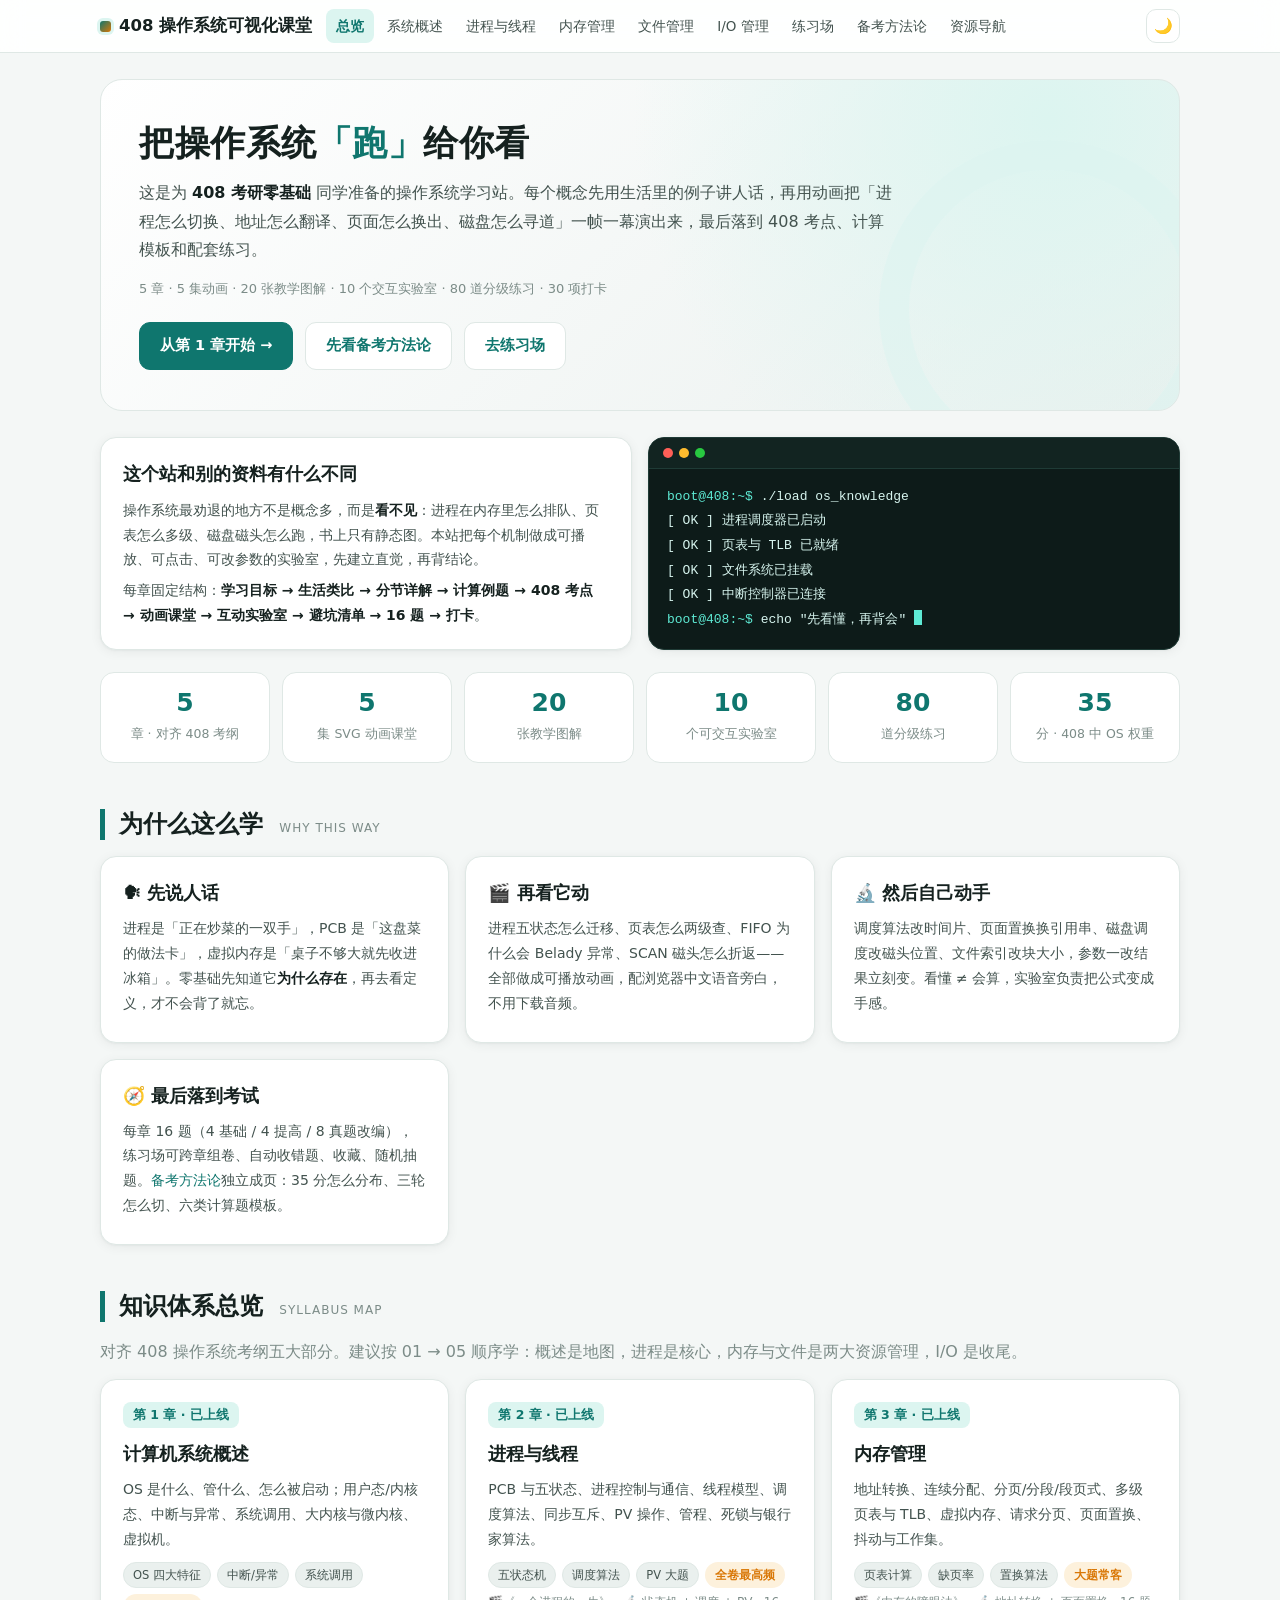
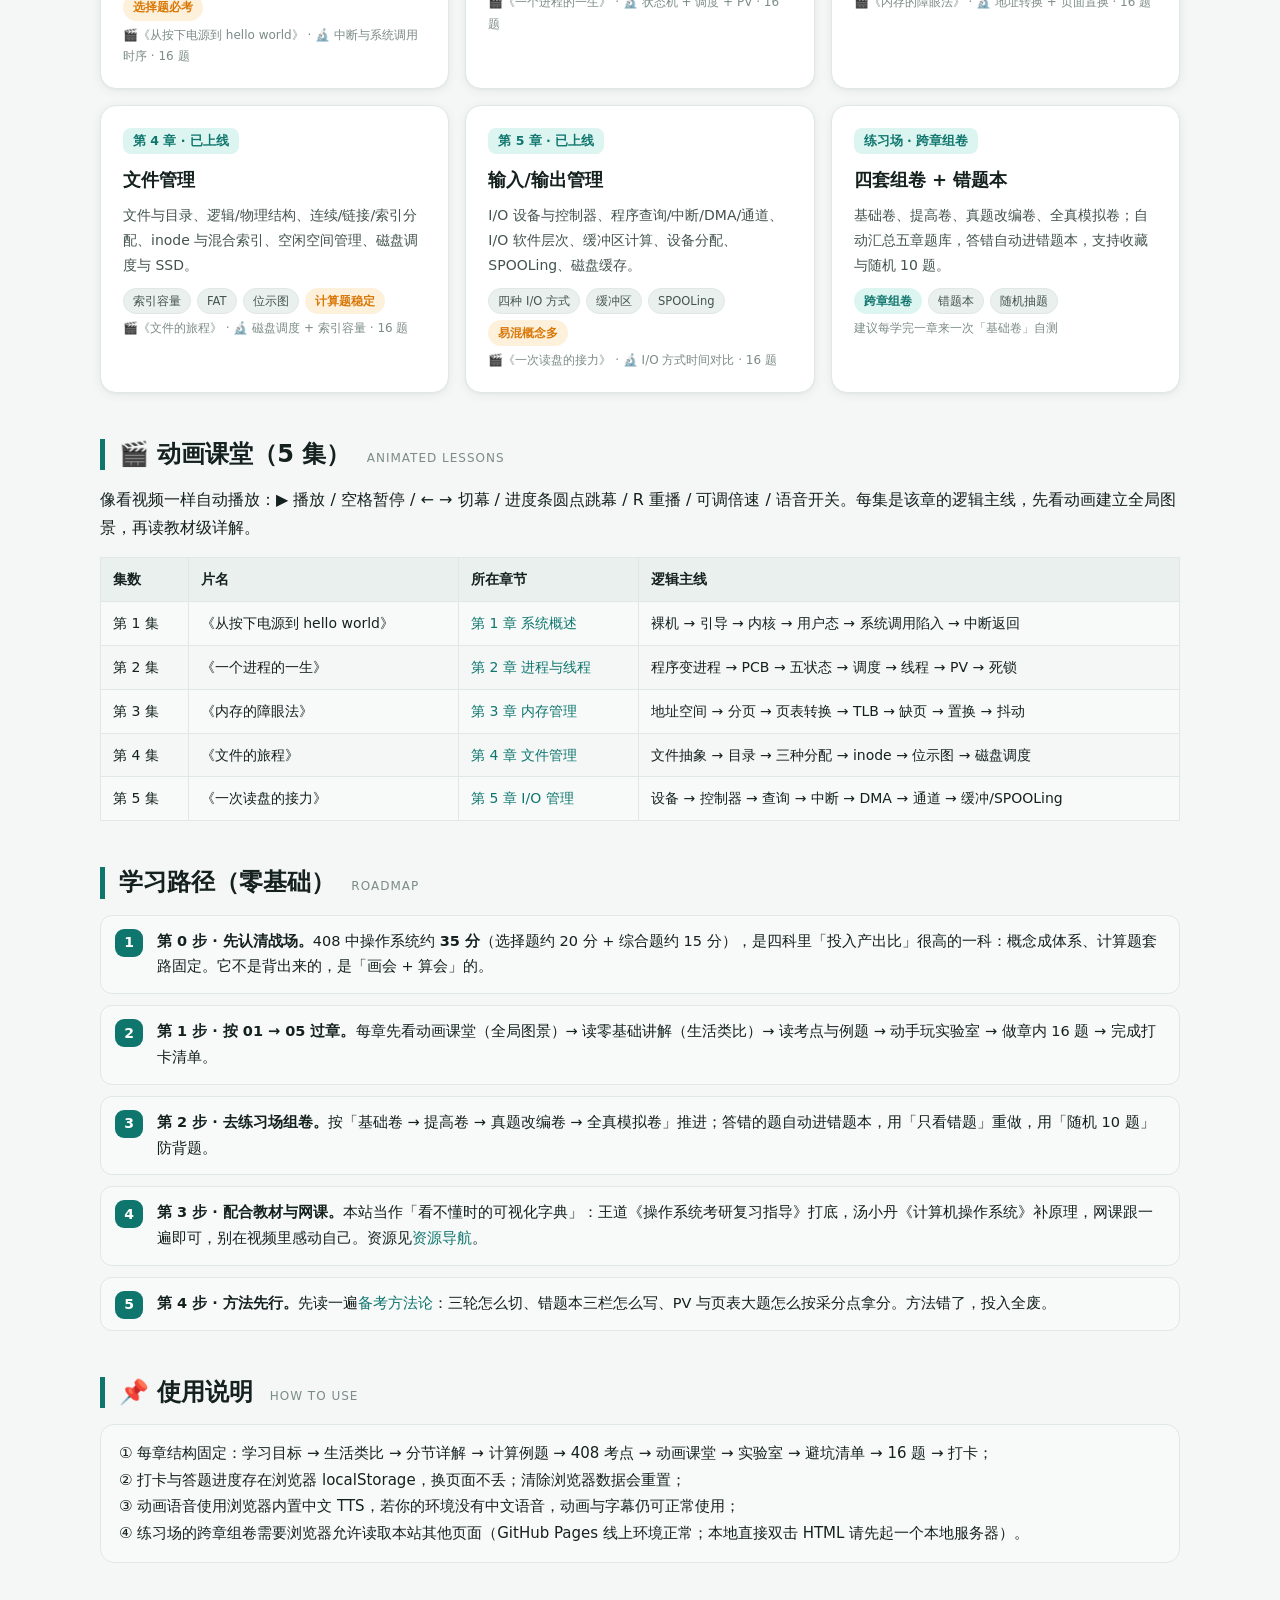
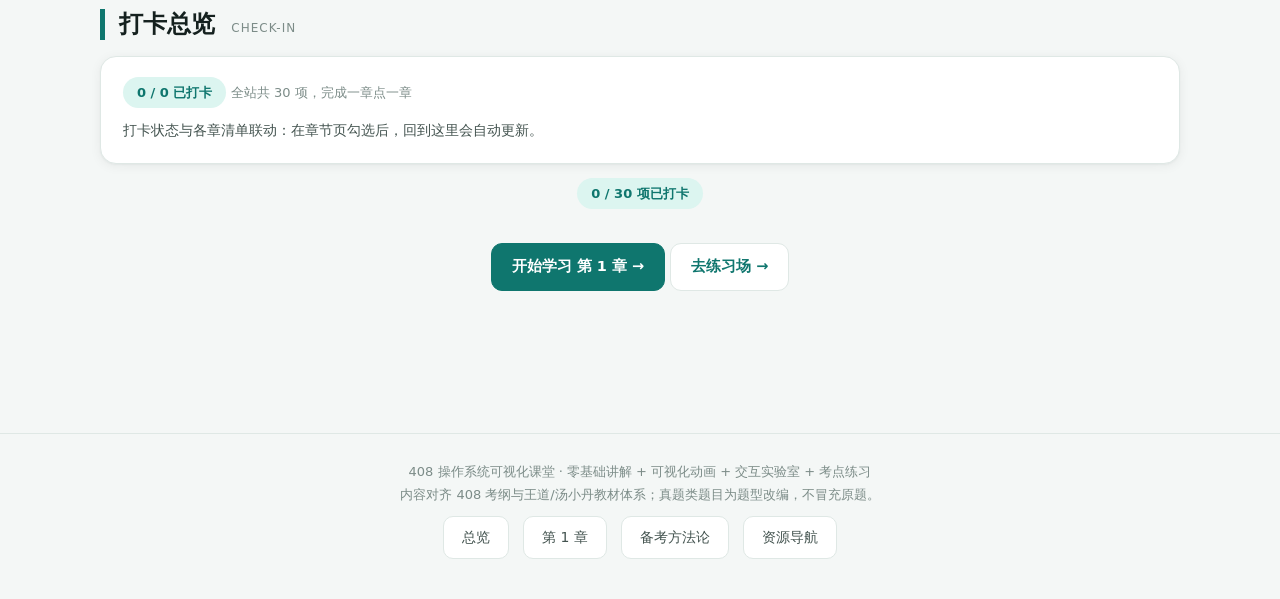
<file: index.html>
<!DOCTYPE html>
<html lang="zh-CN" data-theme="light">
<head>
<meta charset="UTF-8">
<meta name="viewport" content="width=device-width, initial-scale=1.0">
<title>408 操作系统可视化课堂 · 零基础到考点</title>
<meta name="description" content="408 考研操作系统零基础学习站：生活类比讲人话、SVG 动画课堂、交互实验室、80 题分级练习、备考方法论。">
<link rel="stylesheet" href="assets/style.css">
</head>
<body>
<nav class="topbar"><div class="topbar-inner">
  <a class="logo" href="index.html"><span class="dot"></span>408 操作系统可视化课堂</a>
  <div class="nav-links">
    <a href="index.html">总览</a><a href="ch01.html">系统概述</a><a href="ch02.html">进程与线程</a><a href="ch03.html">内存管理</a><a href="ch04.html">文件管理</a><a href="ch05.html">I/O 管理</a><a href="practice.html">练习场</a><a href="method.html">备考方法论</a><a href="resources.html">资源导航</a>
  </div>
  <button class="theme-btn" title="切换明暗主题">🌙</button>
</div></nav>

<div class="wrap">
  <div class="hero">
    <h1>把操作系统<span class="em">「跑」</span>给你看</h1>
    <p>这是为 <b>408 考研零基础</b> 同学准备的操作系统学习站。每个概念先用生活里的例子讲人话，再用动画把「进程怎么切换、地址怎么翻译、页面怎么换出、磁盘怎么寻道」一帧一幕演出来，最后落到 408 考点、计算模板和配套练习。</p>
    <p class="tagline">5 章 · 5 集动画 · 20 张教学图解 · 10 个交互实验室 · 80 道分级练习 · 30 项打卡</p>
    <div class="hero-actions">
      <a class="btn" href="ch01.html">从第 1 章开始 →</a>
      <a class="btn ghost" href="method.html">先看备考方法论</a>
      <a class="btn ghost" href="practice.html">去练习场</a>
    </div>
  </div>

  <div class="grid cols-2" style="margin-top:20px">
    <div class="card">
      <h3 style="margin-bottom:8px">这个站和别的资料有什么不同</h3>
      <p>操作系统最劝退的地方不是概念多，而是<b>看不见</b>：进程在内存里怎么排队、页表怎么多级、磁盘磁头怎么跑，书上只有静态图。本站把每个机制做成可播放、可点击、可改参数的实验室，先建立直觉，再背结论。</p>
      <p style="margin-bottom:0">每章固定结构：<b>学习目标 → 生活类比 → 分节详解 → 计算例题 → 408 考点 → 动画课堂 → 互动实验室 → 避坑清单 → 16 题 → 打卡</b>。</p>
    </div>
    <div class="term">
      <div class="term-bar"><i></i><i></i><i></i></div>
      <div class="term-body">
        <div><span class="prompt">boot@408:~$</span> ./load os_knowledge</div>
        <div>[ OK ] 进程调度器已启动</div>
        <div>[ OK ] 页表与 TLB 已就绪</div>
        <div>[ OK ] 文件系统已挂载</div>
        <div>[ OK ] 中断控制器已连接</div>
        <div><span class="prompt">boot@408:~$</span> echo "先看懂，再背会" <span class="caret"></span></div>
      </div>
    </div>
  </div>

  <div class="stat-row">
    <div class="stat"><b>5</b><span>章 · 对齐 408 考纲</span></div>
    <div class="stat"><b>5</b><span>集 SVG 动画课堂</span></div>
    <div class="stat"><b>20</b><span>张教学图解</span></div>
    <div class="stat"><b>10</b><span>个可交互实验室</span></div>
    <div class="stat"><b>80</b><span>道分级练习</span></div>
    <div class="stat"><b>35</b><span>分 · 408 中 OS 权重</span></div>
  </div>

  <h2 class="sec">为什么这么学 <span class="en">WHY THIS WAY</span></h2>
  <div class="grid cols-2">
    <div class="card">
      <h3>🗣 先说人话</h3>
      <p>进程是「正在炒菜的一双手」，PCB 是「这盘菜的做法卡」，虚拟内存是「桌子不够大就先收进冰箱」。零基础先知道它<b>为什么存在</b>，再去看定义，才不会背了就忘。</p>
    </div>
    <div class="card">
      <h3>🎬 再看它动</h3>
      <p>进程五状态怎么迁移、页表怎么两级查、FIFO 为什么会 Belady 异常、SCAN 磁头怎么折返——全部做成可播放动画，配浏览器中文语音旁白，不用下载音频。</p>
    </div>
    <div class="card">
      <h3>🔬 然后自己动手</h3>
      <p>调度算法改时间片、页面置换换引用串、磁盘调度改磁头位置、文件索引改块大小，参数一改结果立刻变。看懂 ≠ 会算，实验室负责把公式变成手感。</p>
    </div>
    <div class="card">
      <h3>🧭 最后落到考试</h3>
      <p>每章 16 题（4 基础 / 4 提高 / 8 真题改编），练习场可跨章组卷、自动收错题、收藏、随机抽题。<a href="method.html">备考方法论</a>独立成页：35 分怎么分布、三轮怎么切、六类计算题模板。</p>
    </div>
  </div>

  <h2 class="sec">知识体系总览 <span class="en">SYLLABUS MAP</span></h2>
  <p class="muted">对齐 408 操作系统考纲五大部分。建议按 01 → 05 顺序学：概述是地图，进程是核心，内存与文件是两大资源管理，I/O 是收尾。</p>

  <div class="grid cols-2">
    <a class="card clickable" href="ch01.html">
      <span class="ch-num">第 1 章 · 已上线</span>
      <h3>计算机系统概述</h3>
      <p>OS 是什么、管什么、怎么被启动；用户态/内核态、中断与异常、系统调用、大内核与微内核、虚拟机。</p>
      <div class="chips"><span class="chip">OS 四大特征</span><span class="chip">中断/异常</span><span class="chip">系统调用</span><span class="chip hot">选择题必考</span></div>
      <div class="ch-wave">🎬《从按下电源到 hello world》 · 🔬 中断与系统调用时序 · 16 题</div>
    </a>
    <a class="card clickable" href="ch02.html">
      <span class="ch-num">第 2 章 · 已上线</span>
      <h3>进程与线程</h3>
      <p>PCB 与五状态、进程控制与通信、线程模型、调度算法、同步互斥、PV 操作、管程、死锁与银行家算法。</p>
      <div class="chips"><span class="chip">五状态机</span><span class="chip">调度算法</span><span class="chip">PV 大题</span><span class="chip hot">全卷最高频</span></div>
      <div class="ch-wave">🎬《一个进程的一生》 · 🔬 状态机 + 调度 + PV · 16 题</div>
    </a>
    <a class="card clickable" href="ch03.html">
      <span class="ch-num">第 3 章 · 已上线</span>
      <h3>内存管理</h3>
      <p>地址转换、连续分配、分页/分段/段页式、多级页表与 TLB、虚拟内存、请求分页、页面置换、抖动与工作集。</p>
      <div class="chips"><span class="chip">页表计算</span><span class="chip">缺页率</span><span class="chip">置换算法</span><span class="chip hot">大题常客</span></div>
      <div class="ch-wave">🎬《内存的障眼法》 · 🔬 地址转换 + 页面置换 · 16 题</div>
    </a>
    <a class="card clickable" href="ch04.html">
      <span class="ch-num">第 4 章 · 已上线</span>
      <h3>文件管理</h3>
      <p>文件与目录、逻辑/物理结构、连续/链接/索引分配、inode 与混合索引、空闲空间管理、磁盘调度与 SSD。</p>
      <div class="chips"><span class="chip">索引容量</span><span class="chip">FAT</span><span class="chip">位示图</span><span class="chip hot">计算题稳定</span></div>
      <div class="ch-wave">🎬《文件的旅程》 · 🔬 磁盘调度 + 索引容量 · 16 题</div>
    </a>
    <a class="card clickable" href="ch05.html">
      <span class="ch-num">第 5 章 · 已上线</span>
      <h3>输入/输出管理</h3>
      <p>I/O 设备与控制器、程序查询/中断/DMA/通道、I/O 软件层次、缓冲区计算、设备分配、SPOOLing、磁盘缓存。</p>
      <div class="chips"><span class="chip">四种 I/O 方式</span><span class="chip">缓冲区</span><span class="chip">SPOOLing</span><span class="chip hot">易混概念多</span></div>
      <div class="ch-wave">🎬《一次读盘的接力》 · 🔬 I/O 方式时间对比 · 16 题</div>
    </a>
    <a class="card clickable" href="practice.html">
      <span class="ch-num">练习场 · 跨章组卷</span>
      <h3>四套组卷 + 错题本</h3>
      <p>基础卷、提高卷、真题改编卷、全真模拟卷；自动汇总五章题库，答错自动进错题本，支持收藏与随机 10 题。</p>
      <div class="chips"><span class="chip new">跨章组卷</span><span class="chip">错题本</span><span class="chip">随机抽题</span></div>
      <div class="ch-wave">建议每学完一章来一次「基础卷」自测</div>
    </a>
  </div>

  <h2 class="sec">🎬 动画课堂（5 集） <span class="en">ANIMATED LESSONS</span></h2>
  <p>像看视频一样自动播放：▶ 播放 / 空格暂停 / ← → 切幕 / 进度条圆点跳幕 / R 重播 / 可调倍速 / 语音开关。每集是该章的逻辑主线，先看动画建立全局图景，再读教材级详解。</p>
  <div class="tbl-wrap">
    <table class="tbl">
      <tr><th>集数</th><th>片名</th><th>所在章节</th><th>逻辑主线</th></tr>
      <tr><td>第 1 集</td><td>《从按下电源到 hello world》</td><td><a href="ch01.html#lesson">第 1 章 系统概述</a></td><td>裸机 → 引导 → 内核 → 用户态 → 系统调用陷入 → 中断返回</td></tr>
      <tr><td>第 2 集</td><td>《一个进程的一生》</td><td><a href="ch02.html#lesson">第 2 章 进程与线程</a></td><td>程序变进程 → PCB → 五状态 → 调度 → 线程 → PV → 死锁</td></tr>
      <tr><td>第 3 集</td><td>《内存的障眼法》</td><td><a href="ch03.html#lesson">第 3 章 内存管理</a></td><td>地址空间 → 分页 → 页表转换 → TLB → 缺页 → 置换 → 抖动</td></tr>
      <tr><td>第 4 集</td><td>《文件的旅程》</td><td><a href="ch04.html#lesson">第 4 章 文件管理</a></td><td>文件抽象 → 目录 → 三种分配 → inode → 位示图 → 磁盘调度</td></tr>
      <tr><td>第 5 集</td><td>《一次读盘的接力》</td><td><a href="ch05.html#lesson">第 5 章 I/O 管理</a></td><td>设备 → 控制器 → 查询 → 中断 → DMA → 通道 → 缓冲/SPOOLing</td></tr>
    </table>
  </div>

  <h2 class="sec">学习路径（零基础） <span class="en">ROADMAP</span></h2>
  <div class="steps">
    <div class="step"><b>第 0 步 · 先认清战场。</b>408 中操作系统约 <b>35 分</b>（选择题约 20 分 + 综合题约 15 分），是四科里「投入产出比」很高的一科：概念成体系、计算题套路固定。它不是背出来的，是「画会 + 算会」的。</div>
    <div class="step"><b>第 1 步 · 按 01 → 05 过章。</b>每章先看动画课堂（全局图景）→ 读零基础讲解（生活类比）→ 读考点与例题 → 动手玩实验室 → 做章内 16 题 → 完成打卡清单。</div>
    <div class="step"><b>第 2 步 · 去练习场组卷。</b>按「基础卷 → 提高卷 → 真题改编卷 → 全真模拟卷」推进；答错的题自动进错题本，用「只看错题」重做，用「随机 10 题」防背题。</div>
    <div class="step"><b>第 3 步 · 配合教材与网课。</b>本站当作「看不懂时的可视化字典」：王道《操作系统考研复习指导》打底，汤小丹《计算机操作系统》补原理，网课跟一遍即可，别在视频里感动自己。资源见<a href="resources.html">资源导航</a>。</div>
    <div class="step"><b>第 4 步 · 方法先行。</b>先读一遍<a href="method.html">备考方法论</a>：三轮怎么切、错题本三栏怎么写、PV 与页表大题怎么按采分点拿分。方法错了，投入全废。</div>
  </div>

  <h2 class="sec">📌 使用说明 <span class="en">HOW TO USE</span></h2>
  <div class="callout">
    ① 每章结构固定：学习目标 → 生活类比 → 分节详解 → 计算例题 → 408 考点 → 动画课堂 → 实验室 → 避坑清单 → 16 题 → 打卡；<br>
    ② 打卡与答题进度存在浏览器 localStorage，换页面不丢；清除浏览器数据会重置；<br>
    ③ 动画语音使用浏览器内置中文 TTS，若你的环境没有中文语音，动画与字幕仍可正常使用；<br>
    ④ 练习场的跨章组卷需要浏览器允许读取本站其他页面（GitHub Pages 线上环境正常；本地直接双击 HTML 请先起一个本地服务器）。
  </div>

  <h2 class="sec">打卡总览 <span class="en">CHECK-IN</span></h2>
  <div class="card" data-ck-scope>
    <p style="margin-bottom:10px"><span class="progress-pill">0 / 0 已打卡</span> <span class="muted small">全站共 30 项，完成一章点一章</span></p>
    <p class="muted small" style="margin:0">打卡状态与各章清单联动：在章节页勾选后，回到这里会自动更新。</p>
  </div>
  <p class="center" style="margin-top:14px"><span class="progress-pill" data-ck-total="30">0 / 30 项已打卡</span></p>

  <p class="center" style="margin-top:34px">
    <a class="btn" href="ch01.html">开始学习 第 1 章 →</a>
    <a class="btn ghost" href="practice.html">去练习场 →</a>
  </p>
</div>

<footer>
  408 操作系统可视化课堂 · 零基础讲解 + 可视化动画 + 交互实验室 + 考点练习<br>
  <span class="small">内容对齐 408 考纲与王道/汤小丹教材体系；真题类题目为题型改编，不冒充原题。</span>
  <div class="pagers"><a href="index.html">总览</a><a href="ch01.html">第 1 章</a><a href="method.html">备考方法论</a><a href="resources.html">资源导航</a></div>
</footer>

<script src="assets/app.js"></script>
</body>
</html>
</file>
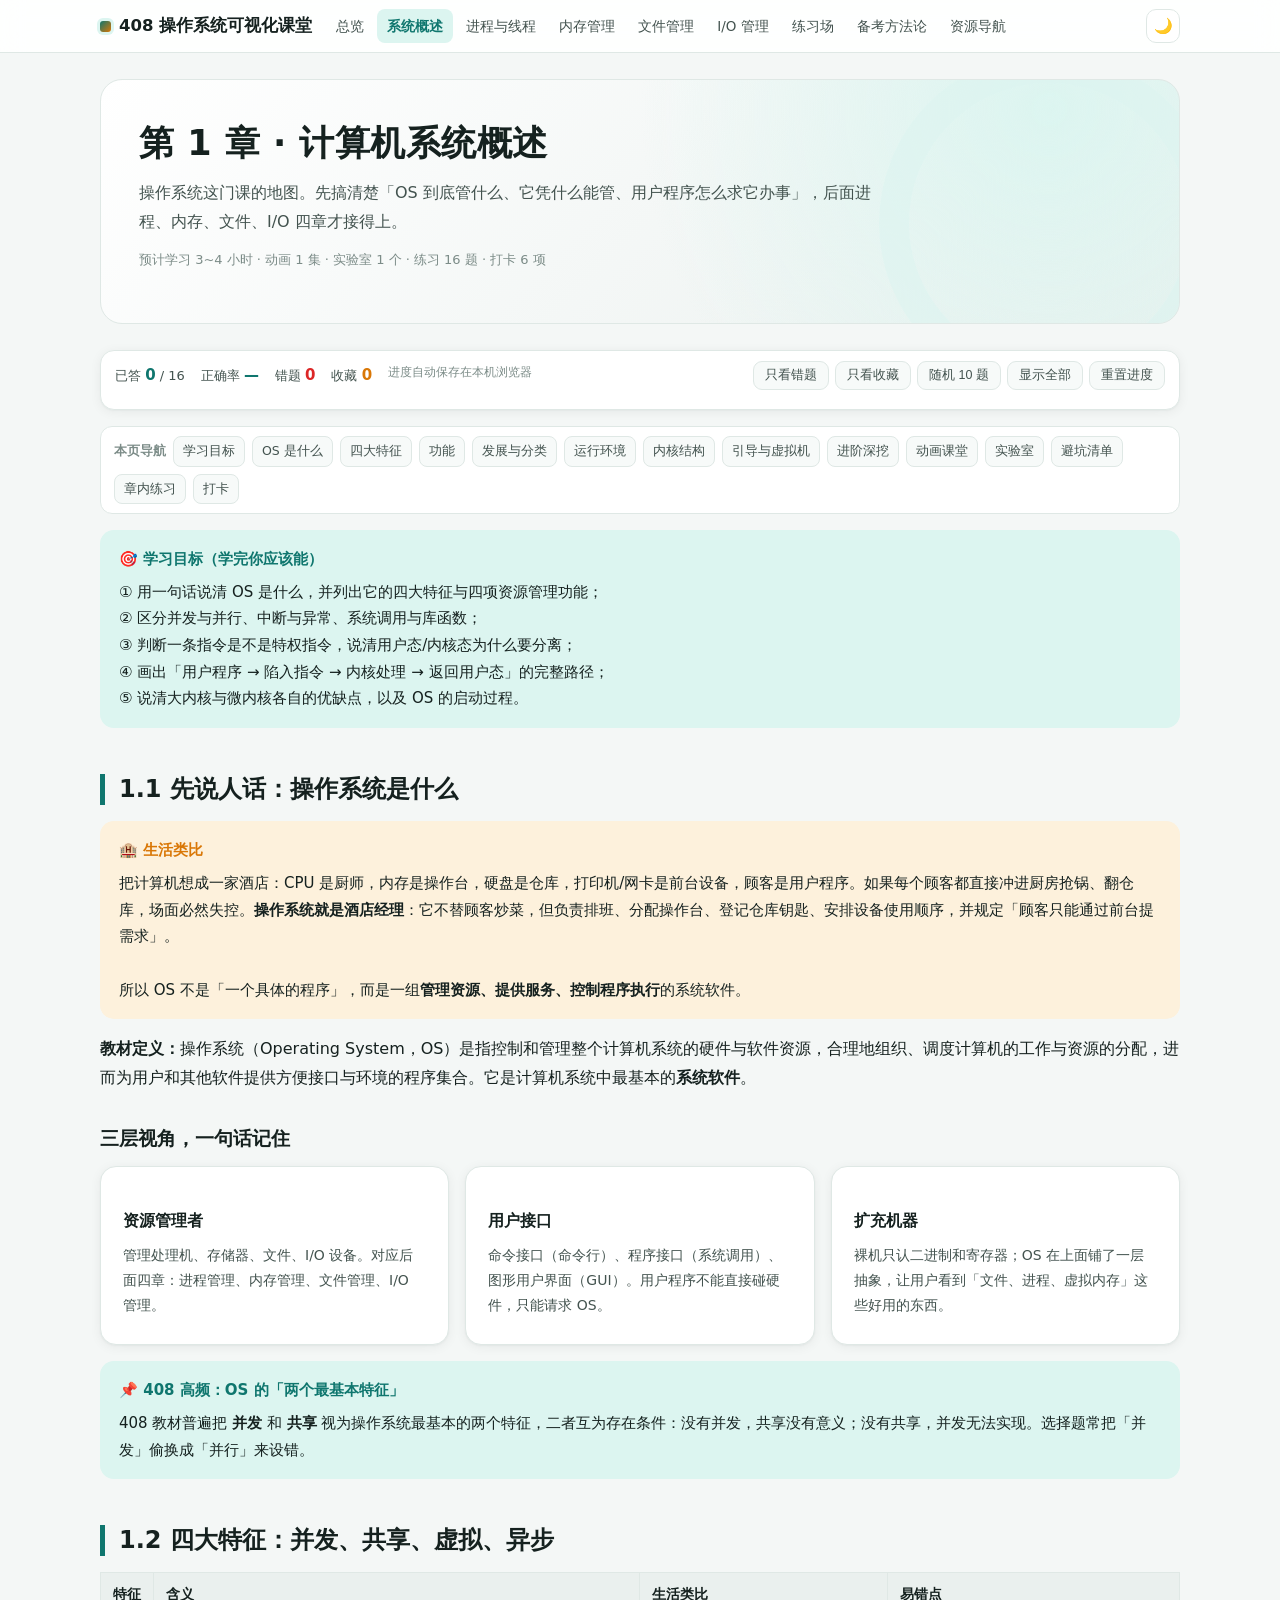
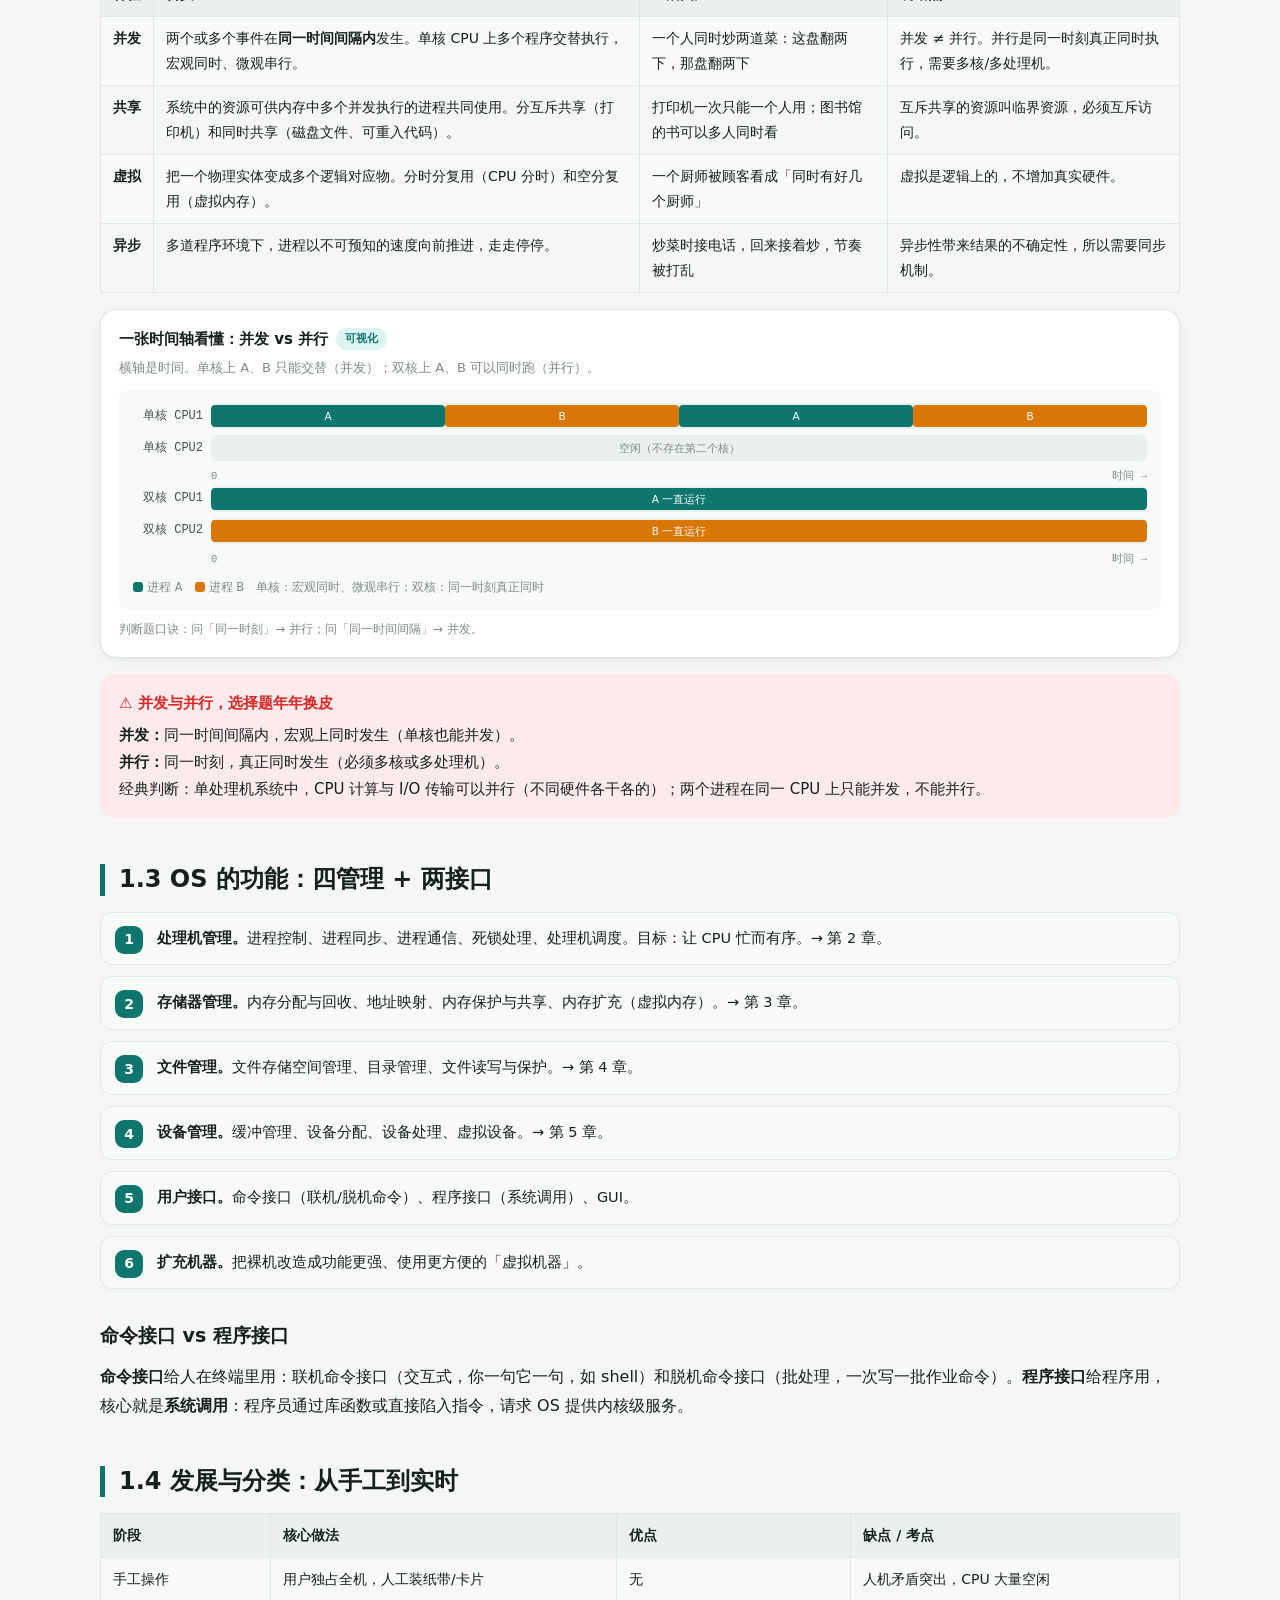
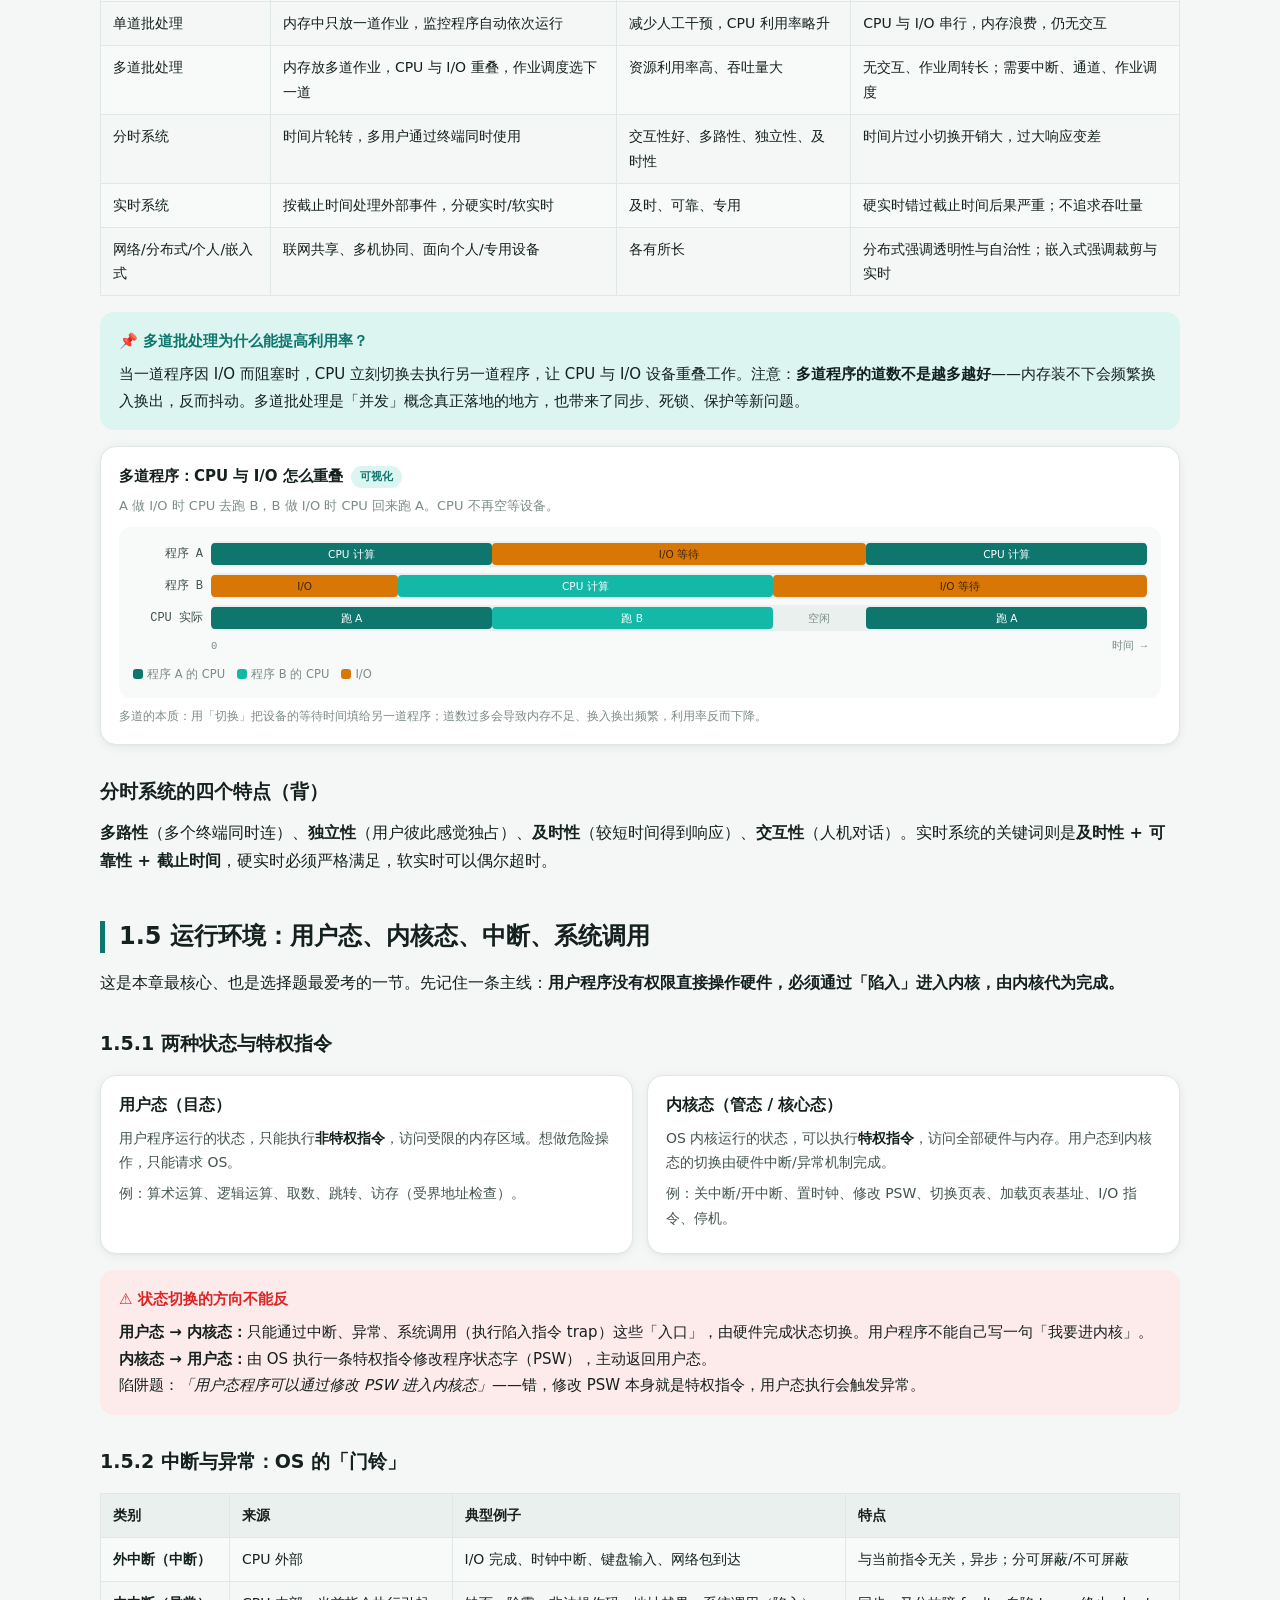
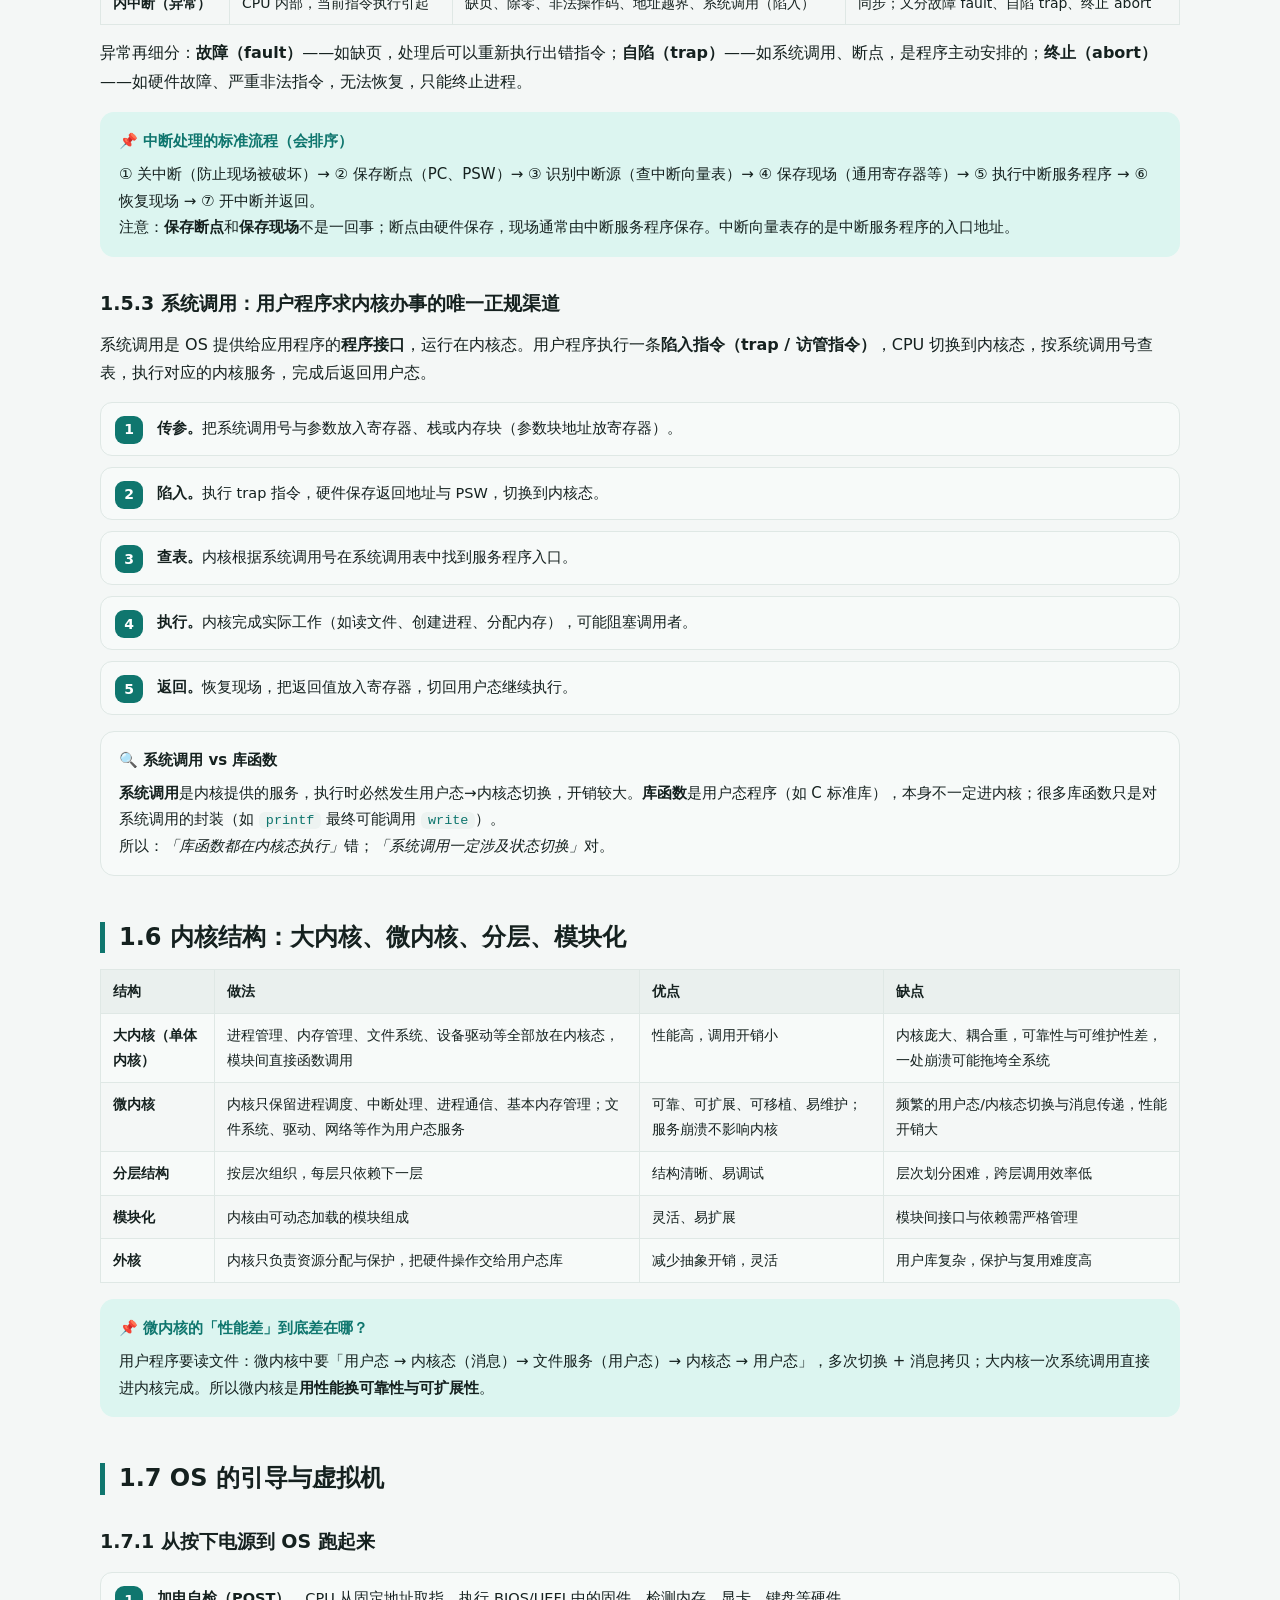
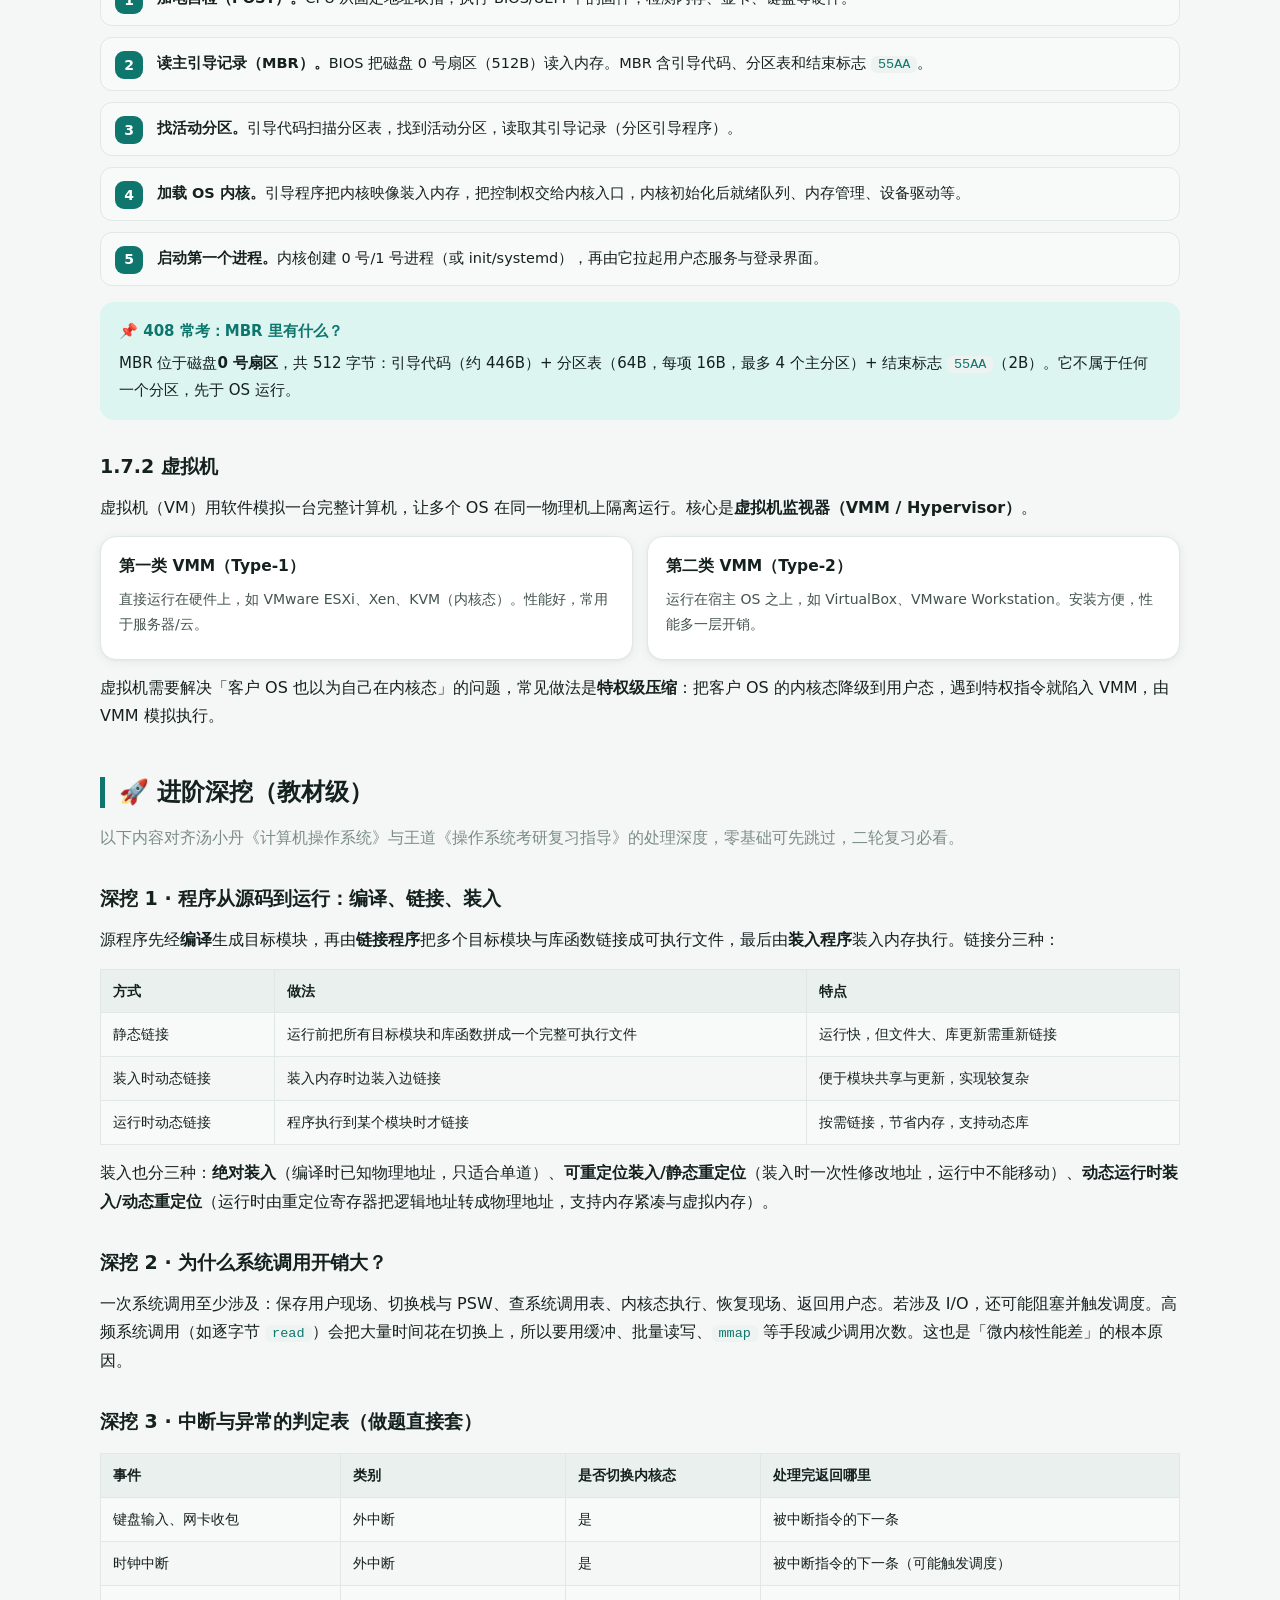
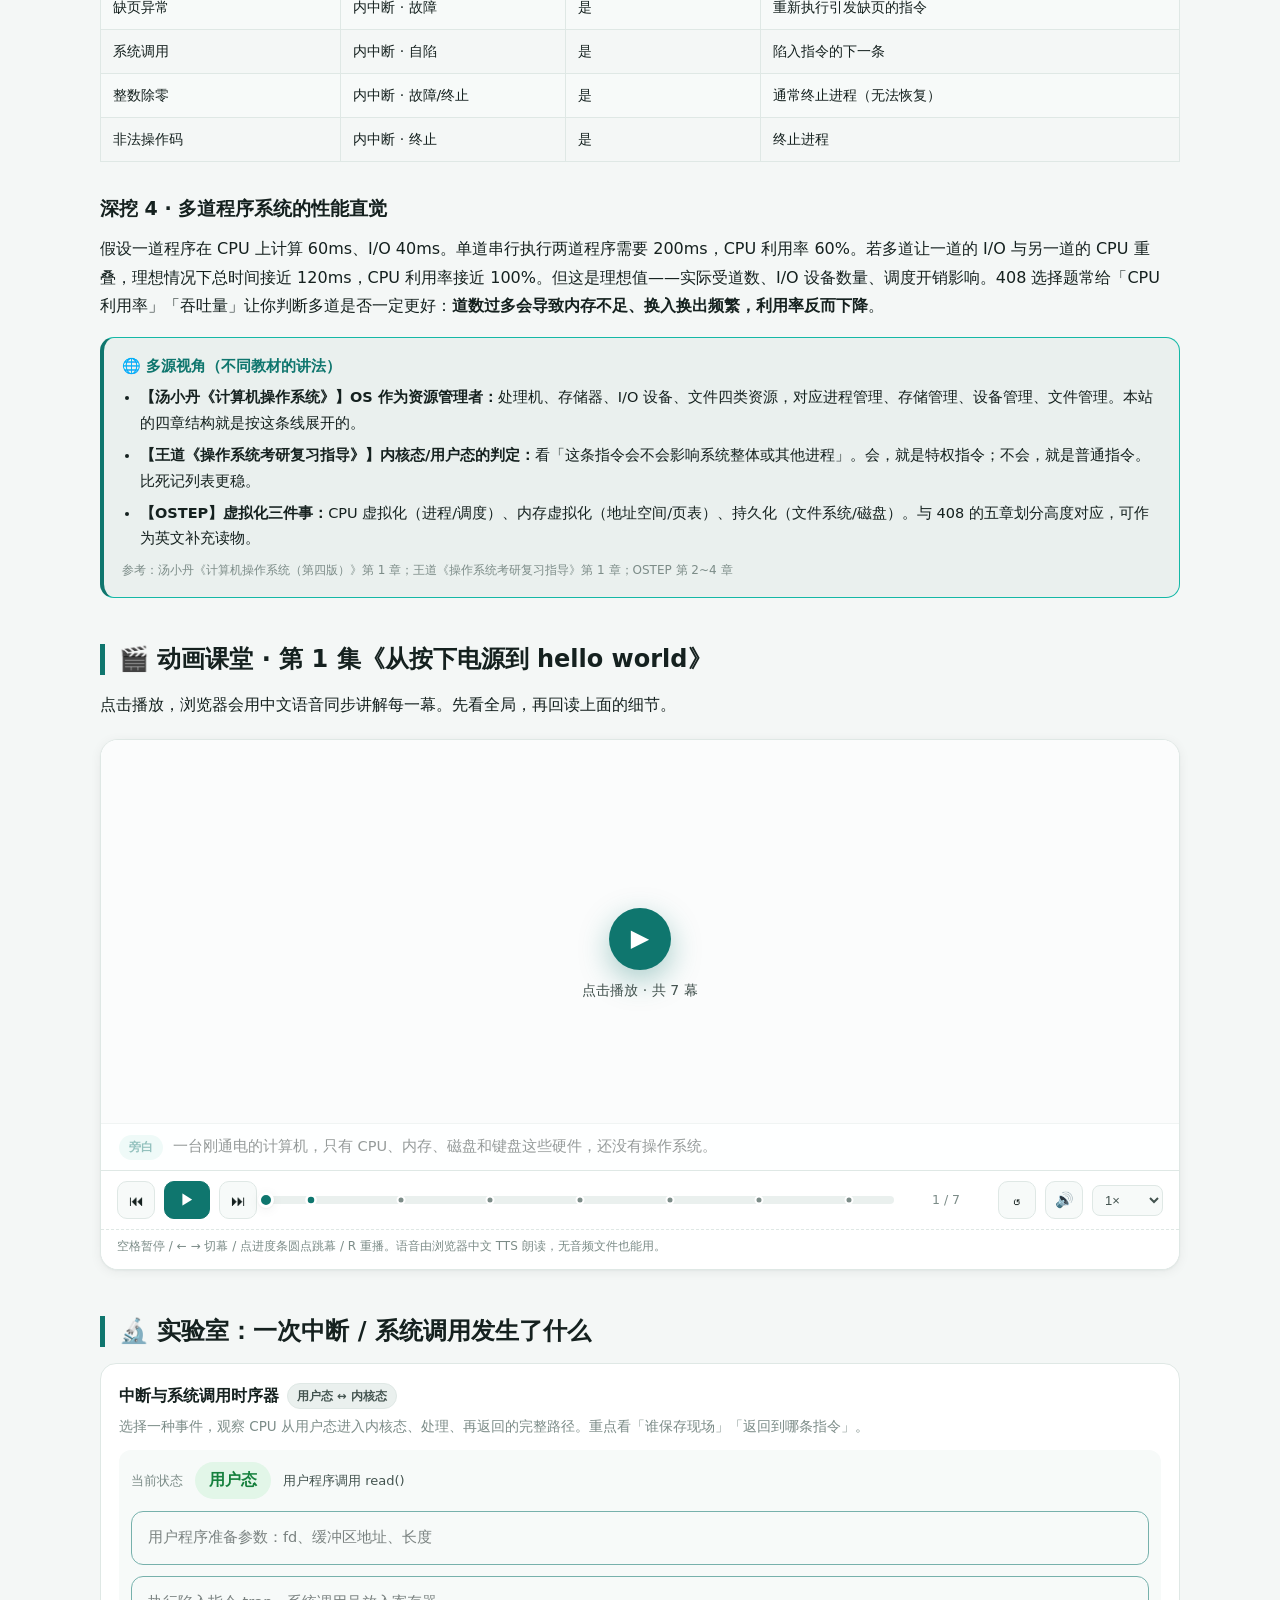
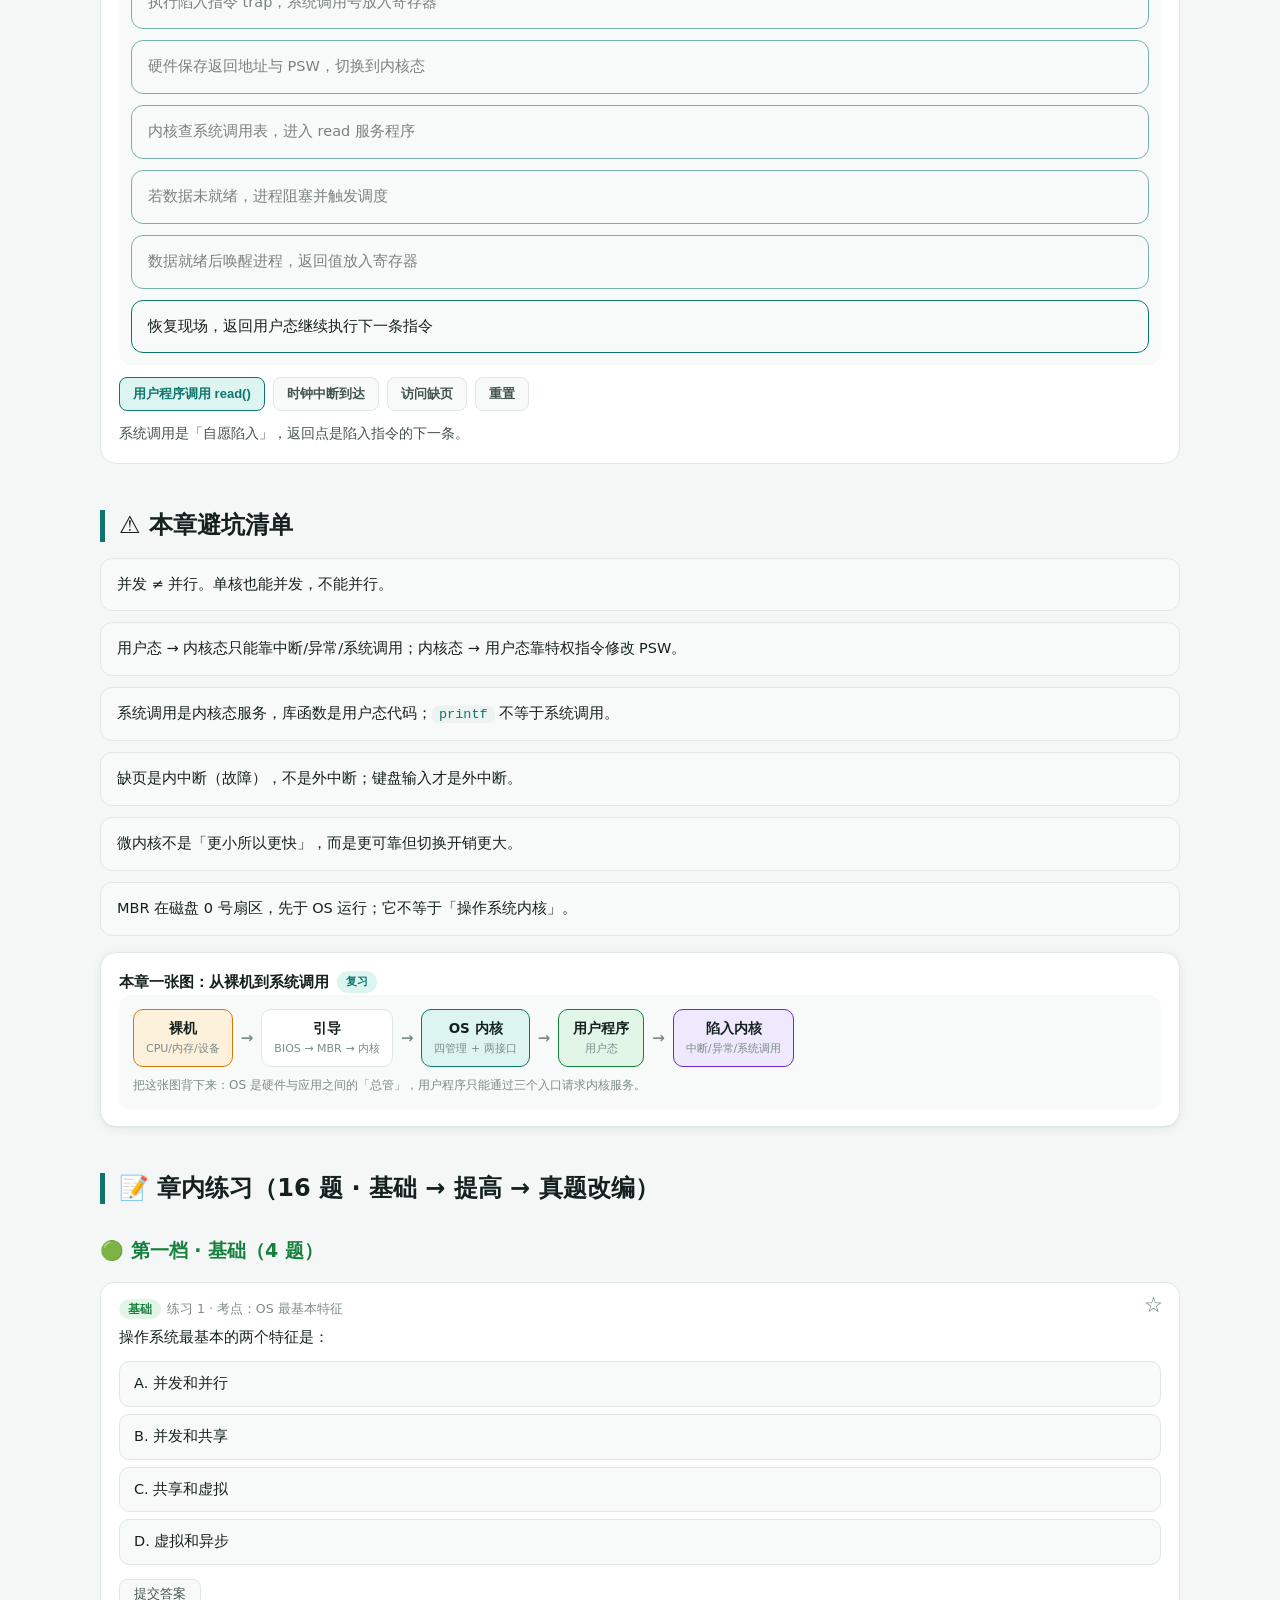
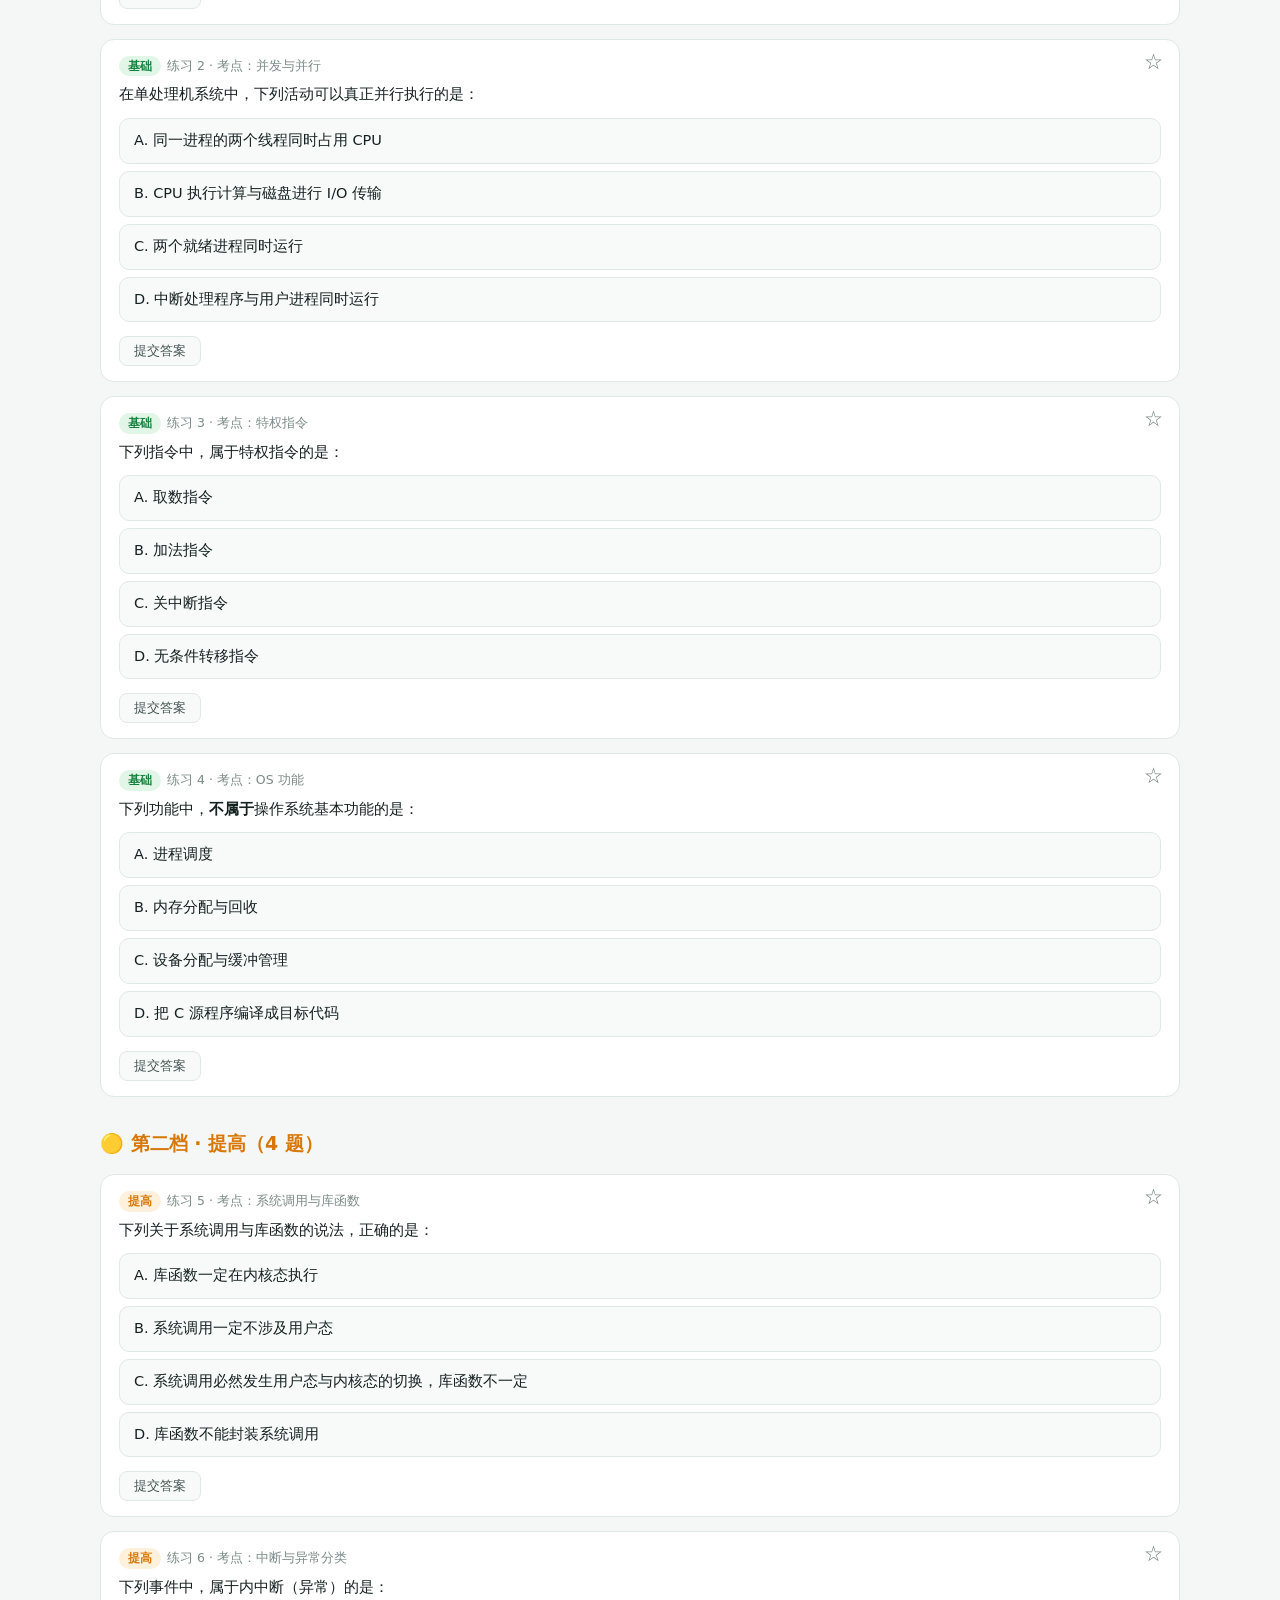
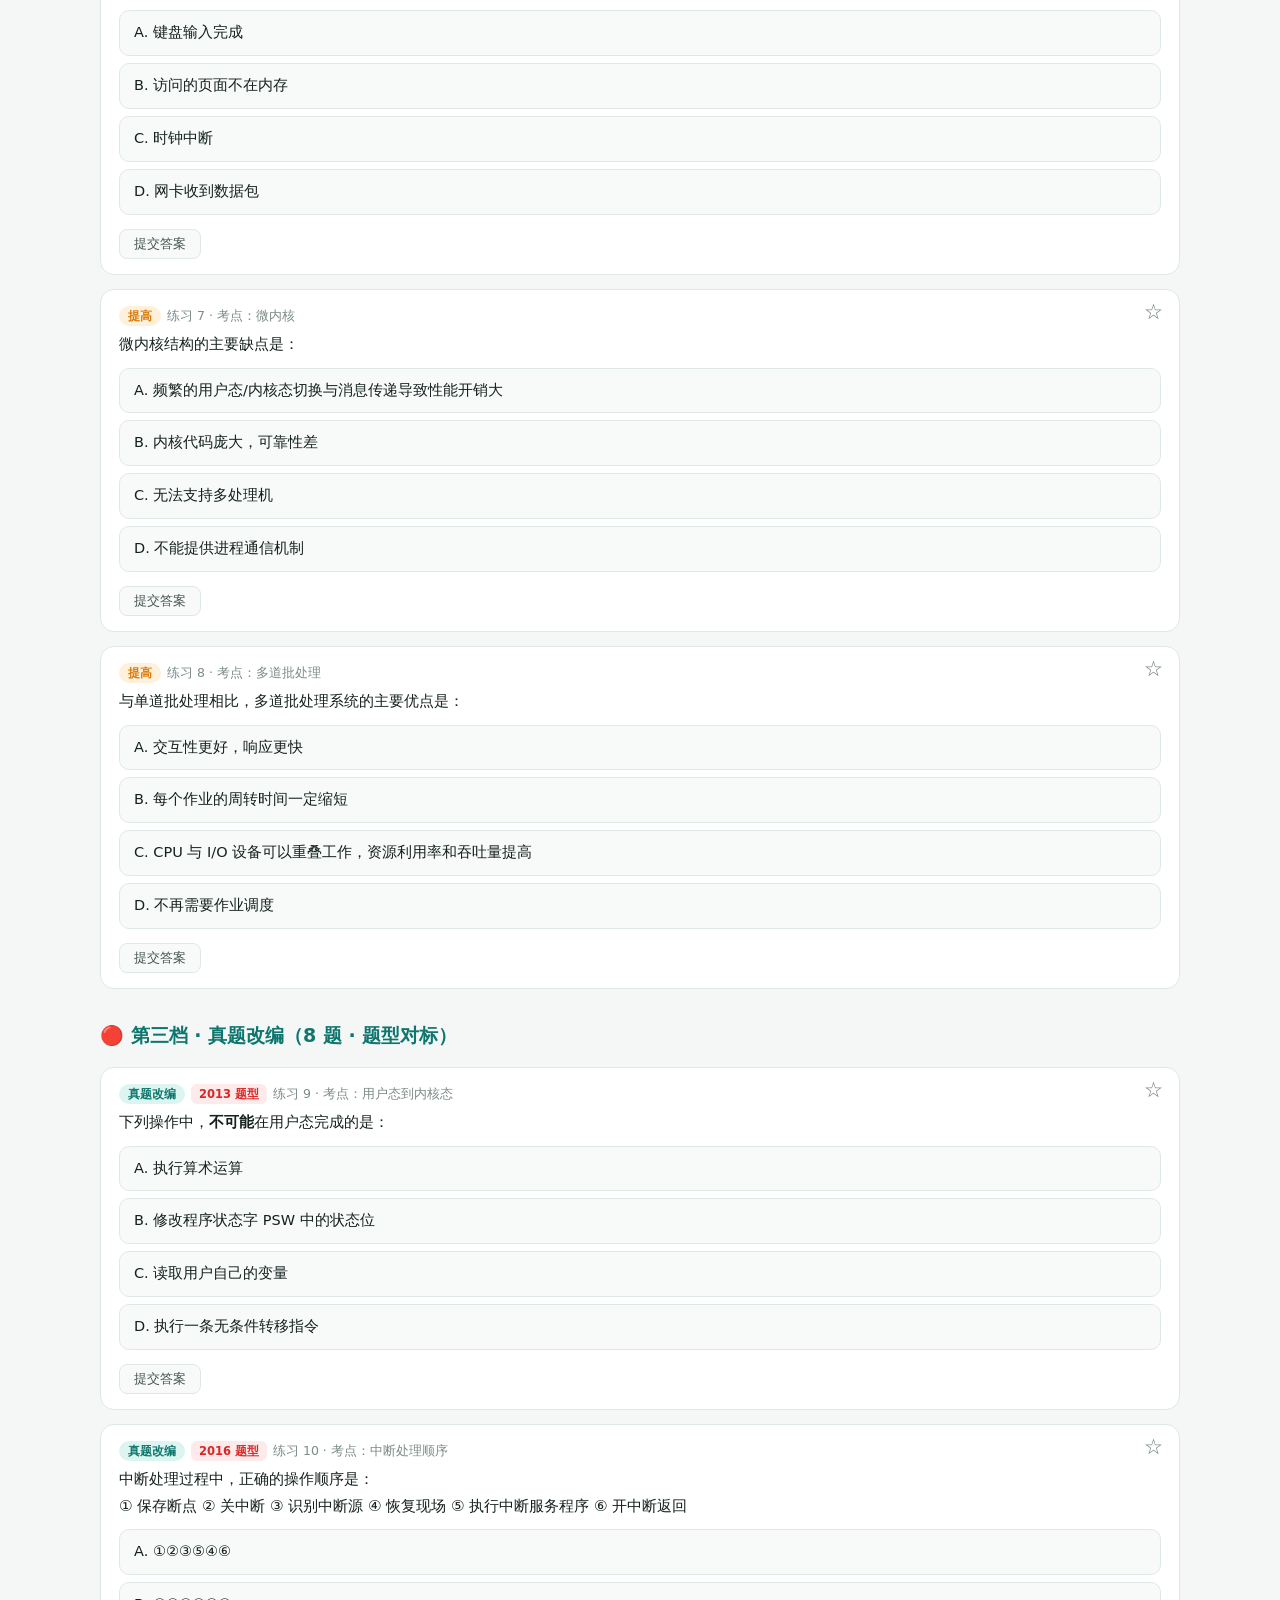
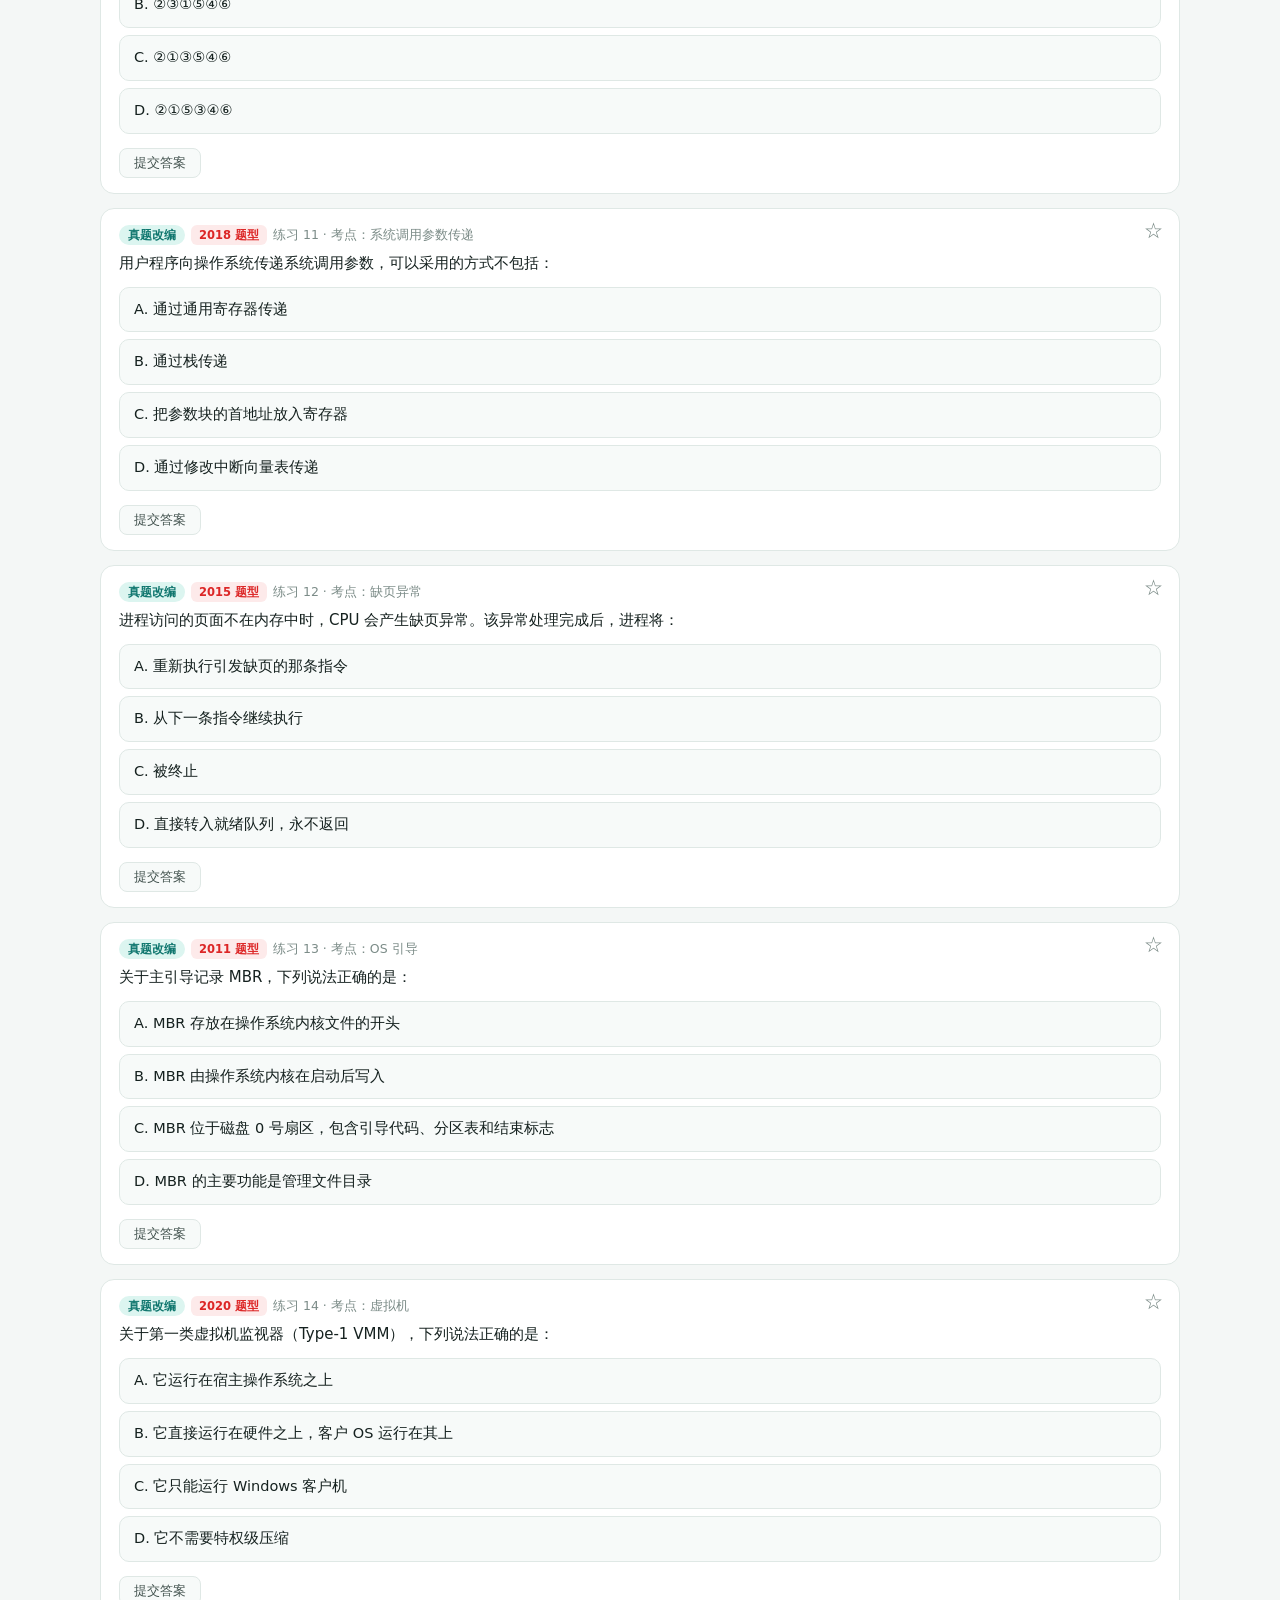
<file: ch01.html>
<!DOCTYPE html>
<html lang="zh-CN" data-theme="light">
<head>
<meta charset="UTF-8">
<meta name="viewport" content="width=device-width, initial-scale=1.0">
<title>第 1 章 计算机系统概述 · 408 操作系统可视化课堂</title>
<link rel="stylesheet" href="assets/style.css">
</head>
<body>
<nav class="topbar"><div class="topbar-inner">
  <a class="logo" href="index.html"><span class="dot"></span>408 操作系统可视化课堂</a>
  <div class="nav-links">
    <a href="index.html">总览</a><a href="ch01.html">系统概述</a><a href="ch02.html">进程与线程</a><a href="ch03.html">内存管理</a><a href="ch04.html">文件管理</a><a href="ch05.html">I/O 管理</a><a href="practice.html">练习场</a><a href="method.html">备考方法论</a><a href="resources.html">资源导航</a>
  </div>
  <button class="theme-btn" title="切换明暗主题">🌙</button>
</div></nav>

<div class="wrap">
  <div class="hero">
    <h1>第 1 章 · 计算机系统概述</h1>
    <p>操作系统这门课的地图。先搞清楚「OS 到底管什么、它凭什么能管、用户程序怎么求它办事」，后面进程、内存、文件、I/O 四章才接得上。</p>
    <p class="tagline">预计学习 3~4 小时 · 动画 1 集 · 实验室 1 个 · 练习 16 题 · 打卡 6 项</p>
  </div>

  <div class="toc"><span class="toc-label">本页导航</span><a href="#goal">学习目标</a><a href="#s1">OS 是什么</a><a href="#s2">四大特征</a><a href="#s3">功能</a><a href="#s4">发展与分类</a><a href="#s5">运行环境</a><a href="#s6">内核结构</a><a href="#s7">引导与虚拟机</a><a href="#deep">进阶深挖</a><a href="#lesson">动画课堂</a><a href="#lab">实验室</a><a href="#pit">避坑清单</a><a href="#quiz">章内练习</a><a href="#ck">打卡</a></div>

  <div class="callout exam" id="goal"><div class="co-title">🎯 学习目标（学完你应该能）</div>
  ① 用一句话说清 OS 是什么，并列出它的四大特征与四项资源管理功能；<br>
  ② 区分并发与并行、中断与异常、系统调用与库函数；<br>
  ③ 判断一条指令是不是特权指令，说清用户态/内核态为什么要分离；<br>
  ④ 画出「用户程序 → 陷入指令 → 内核处理 → 返回用户态」的完整路径；<br>
  ⑤ 说清大内核与微内核各自的优缺点，以及 OS 的启动过程。</div>

  <h2 class="sec" id="s1">1.1 先说人话：操作系统是什么</h2>
  <div class="callout life"><div class="co-title">🏨 生活类比</div>
  把计算机想成一家酒店：CPU 是厨师，内存是操作台，硬盘是仓库，打印机/网卡是前台设备，顾客是用户程序。如果每个顾客都直接冲进厨房抢锅、翻仓库，场面必然失控。<b>操作系统就是酒店经理</b>：它不替顾客炒菜，但负责排班、分配操作台、登记仓库钥匙、安排设备使用顺序，并规定「顾客只能通过前台提需求」。<br><br>
  所以 OS 不是「一个具体的程序」，而是一组<b>管理资源、提供服务、控制程序执行</b>的系统软件。</div>

  <p><b>教材定义：</b>操作系统（Operating System，OS）是指控制和管理整个计算机系统的硬件与软件资源，合理地组织、调度计算机的工作与资源的分配，进而为用户和其他软件提供方便接口与环境的程序集合。它是计算机系统中最基本的<b>系统软件</b>。</p>

  <h3 class="sub">三层视角，一句话记住</h3>
  <div class="grid cols-3">
    <div class="card"><h4 class="mini">资源管理者</h4><p>管理处理机、存储器、文件、I/O 设备。对应后面四章：进程管理、内存管理、文件管理、I/O 管理。</p></div>
    <div class="card"><h4 class="mini">用户接口</h4><p>命令接口（命令行）、程序接口（系统调用）、图形用户界面（GUI）。用户程序不能直接碰硬件，只能请求 OS。</p></div>
    <div class="card"><h4 class="mini">扩充机器</h4><p>裸机只认二进制和寄存器；OS 在上面铺了一层抽象，让用户看到「文件、进程、虚拟内存」这些好用的东西。</p></div>
  </div>

  <div class="callout exam"><div class="co-title">📌 408 高频：OS 的「两个最基本特征」</div>
  408 教材普遍把 <b>并发</b> 和 <b>共享</b> 视为操作系统最基本的两个特征，二者互为存在条件：没有并发，共享没有意义；没有共享，并发无法实现。选择题常把「并发」偷换成「并行」来设错。</div>

  <h2 class="sec" id="s2">1.2 四大特征：并发、共享、虚拟、异步</h2>
  <div class="tbl-wrap">
    <table class="tbl">
      <tr><th>特征</th><th>含义</th><th>生活类比</th><th>易错点</th></tr>
      <tr><td><b>并发</b></td><td>两个或多个事件在<b>同一时间间隔内</b>发生。单核 CPU 上多个程序交替执行，宏观同时、微观串行。</td><td>一个人同时炒两道菜：这盘翻两下，那盘翻两下</td><td>并发 ≠ 并行。并行是同一时刻真正同时执行，需要多核/多处理机。</td></tr>
      <tr><td><b>共享</b></td><td>系统中的资源可供内存中多个并发执行的进程共同使用。分互斥共享（打印机）和同时共享（磁盘文件、可重入代码）。</td><td>打印机一次只能一个人用；图书馆的书可以多人同时看</td><td>互斥共享的资源叫临界资源，必须互斥访问。</td></tr>
      <tr><td><b>虚拟</b></td><td>把一个物理实体变成多个逻辑对应物。分时分复用（CPU 分时）和空分复用（虚拟内存）。</td><td>一个厨师被顾客看成「同时有好几个厨师」</td><td>虚拟是逻辑上的，不增加真实硬件。</td></tr>
      <tr><td><b>异步</b></td><td>多道程序环境下，进程以不可预知的速度向前推进，走走停停。</td><td>炒菜时接电话，回来接着炒，节奏被打乱</td><td>异步性带来结果的不确定性，所以需要同步机制。</td></tr>
    </table>
  </div>

  <div class="viz">
    <div class="viz-head"><span class="viz-title">一张时间轴看懂：并发 vs 并行</span><span class="viz-tag">可视化</span></div>
    <div class="viz-desc">横轴是时间。单核上 A、B 只能交替（并发）；双核上 A、B 可以同时跑（并行）。</div>
    <div class="viz-body">
      <div class="vtl">
        <div class="vtl-row"><span class="vtl-label">单核 CPU1</span><div class="vtl-track">
          <div class="vtl-seg" style="left:0;width:25%;background:var(--brand)">A</div>
          <div class="vtl-seg" style="left:25%;width:25%;background:var(--accent)">B</div>
          <div class="vtl-seg" style="left:50%;width:25%;background:var(--brand)">A</div>
          <div class="vtl-seg" style="left:75%;width:25%;background:var(--accent)">B</div>
        </div></div>
        <div class="vtl-row"><span class="vtl-label">单核 CPU2</span><div class="vtl-track"><div class="vtl-seg" style="left:0;width:100%;background:var(--bg-soft);color:var(--ink-3)">空闲（不存在第二个核）</div></div></div>
        <div class="vtl-axis"><span>0</span><span>时间 →</span></div>
      </div>
      <div class="vsplit-line"></div>
      <div class="vtl">
        <div class="vtl-row"><span class="vtl-label">双核 CPU1</span><div class="vtl-track"><div class="vtl-seg" style="left:0;width:100%;background:var(--brand)">A 一直运行</div></div></div>
        <div class="vtl-row"><span class="vtl-label">双核 CPU2</span><div class="vtl-track"><div class="vtl-seg" style="left:0;width:100%;background:var(--accent)">B 一直运行</div></div></div>
        <div class="vtl-axis"><span>0</span><span>时间 →</span></div>
      </div>
      <div class="vlegend"><span><i style="background:var(--brand)"></i>进程 A</span><span><i style="background:var(--accent)"></i>进程 B</span><span>单核：宏观同时、微观串行；双核：同一时刻真正同时</span></div>
    </div>
    <div class="viz-note">判断题口诀：问「同一时刻」→ 并行；问「同一时间间隔」→ 并发。</div>
  </div>

  <div class="callout warn"><div class="co-title">⚠️ 并发与并行，选择题年年换皮</div>
  <b>并发：</b>同一时间间隔内，宏观上同时发生（单核也能并发）。<br>
  <b>并行：</b>同一时刻，真正同时发生（必须多核或多处理机）。<br>
  经典判断：单处理机系统中，CPU 计算与 I/O 传输可以并行（不同硬件各干各的）；两个进程在同一 CPU 上只能并发，不能并行。</div>

  <h2 class="sec" id="s3">1.3 OS 的功能：四管理 + 两接口</h2>
  <div class="steps">
    <div class="step"><b>处理机管理。</b>进程控制、进程同步、进程通信、死锁处理、处理机调度。目标：让 CPU 忙而有序。→ 第 2 章。</div>
    <div class="step"><b>存储器管理。</b>内存分配与回收、地址映射、内存保护与共享、内存扩充（虚拟内存）。→ 第 3 章。</div>
    <div class="step"><b>文件管理。</b>文件存储空间管理、目录管理、文件读写与保护。→ 第 4 章。</div>
    <div class="step"><b>设备管理。</b>缓冲管理、设备分配、设备处理、虚拟设备。→ 第 5 章。</div>
    <div class="step"><b>用户接口。</b>命令接口（联机/脱机命令）、程序接口（系统调用）、GUI。</div>
    <div class="step"><b>扩充机器。</b>把裸机改造成功能更强、使用更方便的「虚拟机器」。</div>
  </div>

  <h3 class="sub">命令接口 vs 程序接口</h3>
  <p><b>命令接口</b>给人在终端里用：联机命令接口（交互式，你一句它一句，如 shell）和脱机命令接口（批处理，一次写一批作业命令）。<b>程序接口</b>给程序用，核心就是<b>系统调用</b>：程序员通过库函数或直接陷入指令，请求 OS 提供内核级服务。</p>

  <h2 class="sec" id="s4">1.4 发展与分类：从手工到实时</h2>
  <div class="tbl-wrap">
    <table class="tbl">
      <tr><th>阶段</th><th>核心做法</th><th>优点</th><th>缺点 / 考点</th></tr>
      <tr><td>手工操作</td><td>用户独占全机，人工装纸带/卡片</td><td>无</td><td>人机矛盾突出，CPU 大量空闲</td></tr>
      <tr><td>单道批处理</td><td>内存中只放一道作业，监控程序自动依次运行</td><td>减少人工干预，CPU 利用率略升</td><td>CPU 与 I/O 串行，内存浪费，仍无交互</td></tr>
      <tr><td>多道批处理</td><td>内存放多道作业，CPU 与 I/O 重叠，作业调度选下一道</td><td>资源利用率高、吞吐量大</td><td>无交互、作业周转长；需要中断、通道、作业调度</td></tr>
      <tr><td>分时系统</td><td>时间片轮转，多用户通过终端同时使用</td><td>交互性好、多路性、独立性、及时性</td><td>时间片过小切换开销大，过大响应变差</td></tr>
      <tr><td>实时系统</td><td>按截止时间处理外部事件，分硬实时/软实时</td><td>及时、可靠、专用</td><td>硬实时错过截止时间后果严重；不追求吞吐量</td></tr>
      <tr><td>网络/分布式/个人/嵌入式</td><td>联网共享、多机协同、面向个人/专用设备</td><td>各有所长</td><td>分布式强调透明性与自治性；嵌入式强调裁剪与实时</td></tr>
    </table>
  </div>

  <div class="callout exam"><div class="co-title">📌 多道批处理为什么能提高利用率？</div>
  当一道程序因 I/O 而阻塞时，CPU 立刻切换去执行另一道程序，让 CPU 与 I/O 设备重叠工作。注意：<b>多道程序的道数不是越多越好</b>——内存装不下会频繁换入换出，反而抖动。多道批处理是「并发」概念真正落地的地方，也带来了同步、死锁、保护等新问题。</div>

  <div class="viz">
    <div class="viz-head"><span class="viz-title">多道程序：CPU 与 I/O 怎么重叠</span><span class="viz-tag">可视化</span></div>
    <div class="viz-desc">A 做 I/O 时 CPU 去跑 B，B 做 I/O 时 CPU 回来跑 A。CPU 不再空等设备。</div>
    <div class="viz-body">
      <div class="vtl">
        <div class="vtl-row"><span class="vtl-label">程序 A</span><div class="vtl-track">
          <div class="vtl-seg" style="left:0;width:30%;background:var(--brand)">CPU 计算</div>
          <div class="vtl-seg" style="left:30%;width:40%;background:var(--accent);color:#3a2500">I/O 等待</div>
          <div class="vtl-seg" style="left:70%;width:30%;background:var(--brand)">CPU 计算</div>
        </div></div>
        <div class="vtl-row"><span class="vtl-label">程序 B</span><div class="vtl-track">
          <div class="vtl-seg" style="left:0;width:20%;background:var(--accent);color:#3a2500">I/O</div>
          <div class="vtl-seg" style="left:20%;width:40%;background:var(--brand-2)">CPU 计算</div>
          <div class="vtl-seg" style="left:60%;width:40%;background:var(--accent);color:#3a2500">I/O 等待</div>
        </div></div>
        <div class="vtl-row"><span class="vtl-label">CPU 实际</span><div class="vtl-track">
          <div class="vtl-seg" style="left:0;width:30%;background:var(--brand)">跑 A</div>
          <div class="vtl-seg" style="left:30%;width:30%;background:var(--brand-2)">跑 B</div>
          <div class="vtl-seg" style="left:60%;width:10%;background:var(--bg-soft);color:var(--ink-3)">空闲</div>
          <div class="vtl-seg" style="left:70%;width:30%;background:var(--brand)">跑 A</div>
        </div></div>
        <div class="vtl-axis"><span>0</span><span>时间 →</span></div>
      </div>
      <div class="vlegend"><span><i style="background:var(--brand)"></i>程序 A 的 CPU</span><span><i style="background:var(--brand-2)"></i>程序 B 的 CPU</span><span><i style="background:var(--accent)"></i>I/O</span></div>
    </div>
    <div class="viz-note">多道的本质：用「切换」把设备的等待时间填给另一道程序；道数过多会导致内存不足、换入换出频繁，利用率反而下降。</div>
  </div>

  <h3 class="sub">分时系统的四个特点（背）</h3>
  <p><b>多路性</b>（多个终端同时连）、<b>独立性</b>（用户彼此感觉独占）、<b>及时性</b>（较短时间得到响应）、<b>交互性</b>（人机对话）。实时系统的关键词则是<b>及时性 + 可靠性 + 截止时间</b>，硬实时必须严格满足，软实时可以偶尔超时。</p>

  <h2 class="sec" id="s5">1.5 运行环境：用户态、内核态、中断、系统调用</h2>
  <p>这是本章最核心、也是选择题最爱考的一节。先记住一条主线：<b>用户程序没有权限直接操作硬件，必须通过「陷入」进入内核，由内核代为完成。</b></p>

  <h3 class="sub">1.5.1 两种状态与特权指令</h3>
  <div class="split">
    <div class="card">
      <h4>用户态（目态）</h4>
      <p>用户程序运行的状态，只能执行<b>非特权指令</b>，访问受限的内存区域。想做危险操作，只能请求 OS。</p>
      <p class="muted small">例：算术运算、逻辑运算、取数、跳转、访存（受界地址检查）。</p>
    </div>
    <div class="card">
      <h4>内核态（管态 / 核心态）</h4>
      <p>OS 内核运行的状态，可以执行<b>特权指令</b>，访问全部硬件与内存。用户态到内核态的切换由硬件中断/异常机制完成。</p>
      <p class="muted small">例：关中断/开中断、置时钟、修改 PSW、切换页表、加载页表基址、I/O 指令、停机。</p>
    </div>
  </div>

  <div class="callout warn"><div class="co-title">⚠️ 状态切换的方向不能反</div>
  <b>用户态 → 内核态：</b>只能通过中断、异常、系统调用（执行陷入指令 trap）这些「入口」，由硬件完成状态切换。用户程序不能自己写一句「我要进内核」。<br>
  <b>内核态 → 用户态：</b>由 OS 执行一条特权指令修改程序状态字（PSW），主动返回用户态。<br>
  陷阱题：<i>「用户态程序可以通过修改 PSW 进入内核态」</i>——错，修改 PSW 本身就是特权指令，用户态执行会触发异常。</div>

  <h3 class="sub">1.5.2 中断与异常：OS 的「门铃」</h3>
  <div class="tbl-wrap">
    <table class="tbl">
      <tr><th>类别</th><th>来源</th><th>典型例子</th><th>特点</th></tr>
      <tr><td><b>外中断（中断）</b></td><td>CPU 外部</td><td>I/O 完成、时钟中断、键盘输入、网络包到达</td><td>与当前指令无关，异步；分可屏蔽/不可屏蔽</td></tr>
      <tr><td><b>内中断（异常）</b></td><td>CPU 内部，当前指令执行引起</td><td>缺页、除零、非法操作码、地址越界、系统调用（陷入）</td><td>同步；又分故障 fault、自陷 trap、终止 abort</td></tr>
    </table>
  </div>
  <p>异常再细分：<b>故障（fault）</b>——如缺页，处理后可以重新执行出错指令；<b>自陷（trap）</b>——如系统调用、断点，是程序主动安排的；<b>终止（abort）</b>——如硬件故障、严重非法指令，无法恢复，只能终止进程。</p>

  <div class="callout exam"><div class="co-title">📌 中断处理的标准流程（会排序）</div>
  ① 关中断（防止现场被破坏）→ ② 保存断点（PC、PSW）→ ③ 识别中断源（查中断向量表）→ ④ 保存现场（通用寄存器等）→ ⑤ 执行中断服务程序 → ⑥ 恢复现场 → ⑦ 开中断并返回。<br>
  注意：<b>保存断点</b>和<b>保存现场</b>不是一回事；断点由硬件保存，现场通常由中断服务程序保存。中断向量表存的是中断服务程序的入口地址。</div>

  <h3 class="sub">1.5.3 系统调用：用户程序求内核办事的唯一正规渠道</h3>
  <p>系统调用是 OS 提供给应用程序的<b>程序接口</b>，运行在内核态。用户程序执行一条<b>陷入指令（trap / 访管指令）</b>，CPU 切换到内核态，按系统调用号查表，执行对应的内核服务，完成后返回用户态。</p>

  <div class="steps">
    <div class="step"><b>传参。</b>把系统调用号与参数放入寄存器、栈或内存块（参数块地址放寄存器）。</div>
    <div class="step"><b>陷入。</b>执行 trap 指令，硬件保存返回地址与 PSW，切换到内核态。</div>
    <div class="step"><b>查表。</b>内核根据系统调用号在系统调用表中找到服务程序入口。</div>
    <div class="step"><b>执行。</b>内核完成实际工作（如读文件、创建进程、分配内存），可能阻塞调用者。</div>
    <div class="step"><b>返回。</b>恢复现场，把返回值放入寄存器，切回用户态继续执行。</div>
  </div>

  <div class="callout"><div class="co-title">🔍 系统调用 vs 库函数</div>
  <b>系统调用</b>是内核提供的服务，执行时必然发生用户态→内核态切换，开销较大。<b>库函数</b>是用户态程序（如 C 标准库），本身不一定进内核；很多库函数只是对系统调用的封装（如 <code class="inline">printf</code> 最终可能调用 <code class="inline">write</code>）。<br>
  所以：<i>「库函数都在内核态执行」</i>错；<i>「系统调用一定涉及状态切换」</i>对。</div>

  <h2 class="sec" id="s6">1.6 内核结构：大内核、微内核、分层、模块化</h2>
  <div class="tbl-wrap">
    <table class="tbl">
      <tr><th>结构</th><th>做法</th><th>优点</th><th>缺点</th></tr>
      <tr><td><b>大内核（单体内核）</b></td><td>进程管理、内存管理、文件系统、设备驱动等全部放在内核态，模块间直接函数调用</td><td>性能高，调用开销小</td><td>内核庞大、耦合重，可靠性与可维护性差，一处崩溃可能拖垮全系统</td></tr>
      <tr><td><b>微内核</b></td><td>内核只保留进程调度、中断处理、进程通信、基本内存管理；文件系统、驱动、网络等作为用户态服务</td><td>可靠、可扩展、可移植、易维护；服务崩溃不影响内核</td><td>频繁的用户态/内核态切换与消息传递，性能开销大</td></tr>
      <tr><td><b>分层结构</b></td><td>按层次组织，每层只依赖下一层</td><td>结构清晰、易调试</td><td>层次划分困难，跨层调用效率低</td></tr>
      <tr><td><b>模块化</b></td><td>内核由可动态加载的模块组成</td><td>灵活、易扩展</td><td>模块间接口与依赖需严格管理</td></tr>
      <tr><td><b>外核</b></td><td>内核只负责资源分配与保护，把硬件操作交给用户态库</td><td>减少抽象开销，灵活</td><td>用户库复杂，保护与复用难度高</td></tr>
    </table>
  </div>
  <div class="callout exam"><div class="co-title">📌 微内核的「性能差」到底差在哪？</div>
  用户程序要读文件：微内核中要「用户态 → 内核态（消息）→ 文件服务（用户态）→ 内核态 → 用户态」，多次切换 + 消息拷贝；大内核一次系统调用直接进内核完成。所以微内核是<b>用性能换可靠性与可扩展性</b>。</div>

  <h2 class="sec" id="s7">1.7 OS 的引导与虚拟机</h2>
  <h3 class="sub">1.7.1 从按下电源到 OS 跑起来</h3>
  <div class="steps">
    <div class="step"><b>加电自检（POST）。</b>CPU 从固定地址取指，执行 BIOS/UEFI 中的固件，检测内存、显卡、键盘等硬件。</div>
    <div class="step"><b>读主引导记录（MBR）。</b>BIOS 把磁盘 0 号扇区（512B）读入内存。MBR 含引导代码、分区表和结束标志 <code class="inline">55AA</code>。</div>
    <div class="step"><b>找活动分区。</b>引导代码扫描分区表，找到活动分区，读取其引导记录（分区引导程序）。</div>
    <div class="step"><b>加载 OS 内核。</b>引导程序把内核映像装入内存，把控制权交给内核入口，内核初始化后就绪队列、内存管理、设备驱动等。</div>
    <div class="step"><b>启动第一个进程。</b>内核创建 0 号/1 号进程（或 init/systemd），再由它拉起用户态服务与登录界面。</div>
  </div>
  <div class="callout exam"><div class="co-title">📌 408 常考：MBR 里有什么？</div>
  MBR 位于磁盘<b>0 号扇区</b>，共 512 字节：引导代码（约 446B）+ 分区表（64B，每项 16B，最多 4 个主分区）+ 结束标志 <code class="inline">55AA</code>（2B）。它不属于任何一个分区，先于 OS 运行。</div>

  <h3 class="sub">1.7.2 虚拟机</h3>
  <p>虚拟机（VM）用软件模拟一台完整计算机，让多个 OS 在同一物理机上隔离运行。核心是<b>虚拟机监视器（VMM / Hypervisor）</b>。</p>
  <div class="split">
    <div class="card"><h4>第一类 VMM（Type-1）</h4><p>直接运行在硬件上，如 VMware ESXi、Xen、KVM（内核态）。性能好，常用于服务器/云。</p></div>
    <div class="card"><h4>第二类 VMM（Type-2）</h4><p>运行在宿主 OS 之上，如 VirtualBox、VMware Workstation。安装方便，性能多一层开销。</p></div>
  </div>
  <p>虚拟机需要解决「客户 OS 也以为自己在内核态」的问题，常见做法是<b>特权级压缩</b>：把客户 OS 的内核态降级到用户态，遇到特权指令就陷入 VMM，由 VMM 模拟执行。</p>

  <h2 class="sec" id="deep">🚀 进阶深挖（教材级）</h2>
  <p class="muted">以下内容对齐汤小丹《计算机操作系统》与王道《操作系统考研复习指导》的处理深度，零基础可先跳过，二轮复习必看。</p>

  <h3 class="sub">深挖 1 · 程序从源码到运行：编译、链接、装入</h3>
  <p>源程序先经<b>编译</b>生成目标模块，再由<b>链接程序</b>把多个目标模块与库函数链接成可执行文件，最后由<b>装入程序</b>装入内存执行。链接分三种：</p>
  <div class="tbl-wrap">
    <table class="tbl">
      <tr><th>方式</th><th>做法</th><th>特点</th></tr>
      <tr><td>静态链接</td><td>运行前把所有目标模块和库函数拼成一个完整可执行文件</td><td>运行快，但文件大、库更新需重新链接</td></tr>
      <tr><td>装入时动态链接</td><td>装入内存时边装入边链接</td><td>便于模块共享与更新，实现较复杂</td></tr>
      <tr><td>运行时动态链接</td><td>程序执行到某个模块时才链接</td><td>按需链接，节省内存，支持动态库</td></tr>
    </table>
  </div>
  <p>装入也分三种：<b>绝对装入</b>（编译时已知物理地址，只适合单道）、<b>可重定位装入/静态重定位</b>（装入时一次性修改地址，运行中不能移动）、<b>动态运行时装入/动态重定位</b>（运行时由重定位寄存器把逻辑地址转成物理地址，支持内存紧凑与虚拟内存）。</p>

  <h3 class="sub">深挖 2 · 为什么系统调用开销大？</h3>
  <p>一次系统调用至少涉及：保存用户现场、切换栈与 PSW、查系统调用表、内核态执行、恢复现场、返回用户态。若涉及 I/O，还可能阻塞并触发调度。高频系统调用（如逐字节 <code class="inline">read</code>）会把大量时间花在切换上，所以要用缓冲、批量读写、<code class="inline">mmap</code> 等手段减少调用次数。这也是「微内核性能差」的根本原因。</p>

  <h3 class="sub">深挖 3 · 中断与异常的判定表（做题直接套）</h3>
  <div class="tbl-wrap">
    <table class="tbl">
      <tr><th>事件</th><th>类别</th><th>是否切换内核态</th><th>处理完返回哪里</th></tr>
      <tr><td>键盘输入、网卡收包</td><td>外中断</td><td>是</td><td>被中断指令的下一条</td></tr>
      <tr><td>时钟中断</td><td>外中断</td><td>是</td><td>被中断指令的下一条（可能触发调度）</td></tr>
      <tr><td>缺页异常</td><td>内中断 · 故障</td><td>是</td><td>重新执行引发缺页的指令</td></tr>
      <tr><td>系统调用</td><td>内中断 · 自陷</td><td>是</td><td>陷入指令的下一条</td></tr>
      <tr><td>整数除零</td><td>内中断 · 故障/终止</td><td>是</td><td>通常终止进程（无法恢复）</td></tr>
      <tr><td>非法操作码</td><td>内中断 · 终止</td><td>是</td><td>终止进程</td></tr>
    </table>
  </div>

  <h3 class="sub">深挖 4 · 多道程序系统的性能直觉</h3>
  <p>假设一道程序在 CPU 上计算 60ms、I/O 40ms。单道串行执行两道程序需要 200ms，CPU 利用率 60%。若多道让一道的 I/O 与另一道的 CPU 重叠，理想情况下总时间接近 120ms，CPU 利用率接近 100%。但这是理想值——实际受道数、I/O 设备数量、调度开销影响。408 选择题常给「CPU 利用率」「吞吐量」让你判断多道是否一定更好：<b>道数过多会导致内存不足、换入换出频繁，利用率反而下降</b>。</p>

  <div class="callout views"><div class="co-title">🌐 多源视角（不同教材的讲法）</div>
  <ul>
    <li><b>【汤小丹《计算机操作系统》】OS 作为资源管理者：</b>处理机、存储器、I/O 设备、文件四类资源，对应进程管理、存储管理、设备管理、文件管理。本站的四章结构就是按这条线展开的。</li>
    <li><b>【王道《操作系统考研复习指导》】内核态/用户态的判定：</b>看「这条指令会不会影响系统整体或其他进程」。会，就是特权指令；不会，就是普通指令。比死记列表更稳。</li>
    <li><b>【OSTEP】虚拟化三件事：</b>CPU 虚拟化（进程/调度）、内存虚拟化（地址空间/页表）、持久化（文件系统/磁盘）。与 408 的五章划分高度对应，可作为英文补充读物。</li>
  </ul>
  <div class="src">参考：汤小丹《计算机操作系统（第四版）》第 1 章；王道《操作系统考研复习指导》第 1 章；OSTEP 第 2~4 章</div></div>

  <h2 class="sec" id="lesson">🎬 动画课堂 · 第 1 集《从按下电源到 hello world》</h2>
  <p>点击播放，浏览器会用中文语音同步讲解每一幕。先看全局，再回读上面的细节。</p>
  <div id="lesson-box"></div>

  <h2 class="sec" id="lab">🔬 实验室：一次中断 / 系统调用发生了什么</h2>
  <div class="lab" id="lab-irq">
    <div class="lab-title">中断与系统调用时序器 <span class="chip">用户态 ↔ 内核态</span></div>
    <div class="lab-desc">选择一种事件，观察 CPU 从用户态进入内核态、处理、再返回的完整路径。重点看「谁保存现场」「返回到哪条指令」。</div>
    <div class="lab-stage">
      <div style="display:flex;align-items:center;gap:12px;flex-wrap:wrap;margin-bottom:12px">
        <span style="font-size:13px;color:var(--ink-3)">当前状态</span>
        <span id="irq-mode" style="font-weight:800;padding:4px 14px;border-radius:999px;background:var(--green-soft);color:var(--green)">用户态</span>
        <span id="irq-event" style="font-size:13px;color:var(--ink-2)">等待事件…</span>
      </div>
      <div id="irq-steps" class="steps plain" style="margin:0"></div>
      <div id="irq-log" class="state-log" style="display:none"></div>
    </div>
    <div class="lab-ctrl">
      <button data-irq="syscall">用户程序调用 read()</button>
      <button data-irq="clock" class="ghost">时钟中断到达</button>
      <button data-irq="pagefault" class="ghost">访问缺页</button>
      <button id="irq-reset" class="ghost">重置</button>
    </div>
    <div class="lab-note" id="irq-note">提示：系统调用是「自愿陷入」，时钟中断是「被动打断」，缺页是「执行指令时出错」。三者入口不同，但都要进内核。</div>
  </div>

  <h2 class="sec" id="pit">⚠️ 本章避坑清单</h2>
  <div class="steps plain">
    <div class="step">并发 ≠ 并行。单核也能并发，不能并行。</div>
    <div class="step">用户态 → 内核态只能靠中断/异常/系统调用；内核态 → 用户态靠特权指令修改 PSW。</div>
    <div class="step">系统调用是内核态服务，库函数是用户态代码；<code class="inline">printf</code> 不等于系统调用。</div>
    <div class="step">缺页是内中断（故障），不是外中断；键盘输入才是外中断。</div>
    <div class="step">微内核不是「更小所以更快」，而是更可靠但切换开销更大。</div>
    <div class="step">MBR 在磁盘 0 号扇区，先于 OS 运行；它不等于「操作系统内核」。</div>
  </div>

  <div class="viz">
    <div class="viz-head"><span class="viz-title">本章一张图：从裸机到系统调用</span><span class="viz-tag">复习</span></div>
    <div class="viz-body">
      <div class="vflow">
        <div class="vbox accent"><b>裸机</b><small>CPU/内存/设备</small></div>
        <span class="varrow">→</span>
        <div class="vbox"><b>引导</b><small>BIOS → MBR → 内核</small></div>
        <span class="varrow">→</span>
        <div class="vbox hot"><b>OS 内核</b><small>四管理 + 两接口</small></div>
        <span class="varrow">→</span>
        <div class="vbox ok"><b>用户程序</b><small>用户态</small></div>
        <span class="varrow">→</span>
        <div class="vbox violet"><b>陷入内核</b><small>中断/异常/系统调用</small></div>
      </div>
      <div class="viz-note">把这张图背下来：OS 是硬件与应用之间的「总管」，用户程序只能通过三个入口请求内核服务。</div>
    </div>
  </div>

  <h2 class="sec" id="quiz">📝 章内练习（16 题 · 基础 → 提高 → 真题改编）</h2>

  <h3 class="sub" style="color:var(--green)">🟢 第一档 · 基础（4 题）</h3>

  <div class="quiz" data-answer="B" data-diff="basic">
    <div class="q-head"><div class="q-tag"><span class="q-lvl basic">基础</span>练习 1 · 考点：OS 最基本特征</div>
    操作系统最基本的两个特征是：</div>
    <div class="opts">
      <div class="opt" data-opt="A">A. 并发和并行</div>
      <div class="opt" data-opt="B">B. 并发和共享</div>
      <div class="opt" data-opt="C">C. 共享和虚拟</div>
      <div class="opt" data-opt="D">D. 虚拟和异步</div>
    </div>
    <div class="q-foot"><button class="btn-ans">提交答案</button><span class="q-res"></span></div>
    <div class="q-exp"><b>解析：</b>选 B。教材把并发与共享视为 OS 最基本的两个特征，二者互为存在条件：没有并发，共享没有意义；没有共享，并发无法实现。并行需要多处理机，不是 OS 的必要特征；虚拟和异步是另外两个特征，但不是「最基本」。</div>
  </div>

  <div class="quiz" data-answer="B" data-diff="basic">
    <div class="q-head"><div class="q-tag"><span class="q-lvl basic">基础</span>练习 2 · 考点：并发与并行</div>
    在单处理机系统中，下列活动可以真正并行执行的是：</div>
    <div class="opts">
      <div class="opt" data-opt="A">A. 同一进程的两个线程同时占用 CPU</div>
      <div class="opt" data-opt="B">B. CPU 执行计算与磁盘进行 I/O 传输</div>
      <div class="opt" data-opt="C">C. 两个就绪进程同时运行</div>
      <div class="opt" data-opt="D">D. 中断处理程序与用户进程同时运行</div>
    </div>
    <div class="q-foot"><button class="btn-ans">提交答案</button><span class="q-res"></span></div>
    <div class="q-exp"><b>解析：</b>选 B。并行的本质是「同一时刻真正同时」，必须有不同的硬件部件参与。CPU 计算与磁盘 I/O 是不同部件，可以重叠；A、C、D 都要争用同一个 CPU，只能并发（交替），不能并行。</div>
  </div>

  <div class="quiz" data-answer="C" data-diff="basic">
    <div class="q-head"><div class="q-tag"><span class="q-lvl basic">基础</span>练习 3 · 考点：特权指令</div>
    下列指令中，属于特权指令的是：</div>
    <div class="opts">
      <div class="opt" data-opt="A">A. 取数指令</div>
      <div class="opt" data-opt="B">B. 加法指令</div>
      <div class="opt" data-opt="C">C. 关中断指令</div>
      <div class="opt" data-opt="D">D. 无条件转移指令</div>
    </div>
    <div class="q-foot"><button class="btn-ans">提交答案</button><span class="q-res"></span></div>
    <div class="q-exp"><b>解析：</b>选 C。关中断会影响整个系统的中断响应，必须由内核控制。常见特权指令：关/开中断、置时钟、修改 PSW、切换页表、I/O 指令、停机、加载页表基址。取数、加法、转移都是普通指令，用户态可执行。</div>
  </div>

  <div class="quiz" data-answer="D" data-diff="basic">
    <div class="q-head"><div class="q-tag"><span class="q-lvl basic">基础</span>练习 4 · 考点：OS 功能</div>
    下列功能中，<b>不属于</b>操作系统基本功能的是：</div>
    <div class="opts">
      <div class="opt" data-opt="A">A. 进程调度</div>
      <div class="opt" data-opt="B">B. 内存分配与回收</div>
      <div class="opt" data-opt="C">C. 设备分配与缓冲管理</div>
      <div class="opt" data-opt="D">D. 把 C 源程序编译成目标代码</div>
    </div>
    <div class="q-foot"><button class="btn-ans">提交答案</button><span class="q-res"></span></div>
    <div class="q-exp"><b>解析：</b>选 D。编译是编译器（如 gcc）的工作，属于语言处理程序，不是 OS 的资源管理功能。OS 的四大管理是处理机、存储器、文件、设备，另加用户接口与扩充机器。</div>
  </div>

  <h3 class="sub" style="color:var(--accent)">🟡 第二档 · 提高（4 题）</h3>

  <div class="quiz" data-answer="C" data-diff="mid">
    <div class="q-head"><div class="q-tag"><span class="q-lvl mid">提高</span>练习 5 · 考点：系统调用与库函数</div>
    下列关于系统调用与库函数的说法，正确的是：</div>
    <div class="opts">
      <div class="opt" data-opt="A">A. 库函数一定在内核态执行</div>
      <div class="opt" data-opt="B">B. 系统调用一定不涉及用户态</div>
      <div class="opt" data-opt="C">C. 系统调用必然发生用户态与内核态的切换，库函数不一定</div>
      <div class="opt" data-opt="D">D. 库函数不能封装系统调用</div>
    </div>
    <div class="q-foot"><button class="btn-ans">提交答案</button><span class="q-res"></span></div>
    <div class="q-exp"><b>解析：</b>选 C。系统调用由内核提供，必须切换内核态；库函数是用户态代码，可能只是纯计算（如 <code class="inline">strlen</code>），也可能内部调用系统调用（如 <code class="inline">printf</code> 最终可能调用 <code class="inline">write</code>）。A、B、D 都说反了。</div>
  </div>

  <div class="quiz" data-answer="B" data-diff="mid">
    <div class="q-head"><div class="q-tag"><span class="q-lvl mid">提高</span>练习 6 · 考点：中断与异常分类</div>
    下列事件中，属于内中断（异常）的是：</div>
    <div class="opts">
      <div class="opt" data-opt="A">A. 键盘输入完成</div>
      <div class="opt" data-opt="B">B. 访问的页面不在内存</div>
      <div class="opt" data-opt="C">C. 时钟中断</div>
      <div class="opt" data-opt="D">D. 网卡收到数据包</div>
    </div>
    <div class="q-foot"><button class="btn-ans">提交答案</button><span class="q-res"></span></div>
    <div class="q-exp"><b>解析：</b>选 B。缺页是执行访存指令时 CPU 内部产生的异常（故障 fault），处理完会重新执行该指令。A、C、D 都来自 CPU 外部，是外中断。判断技巧：与当前指令执行相关、同步发生的，多为异常；外部设备异步通知的，多为中断。</div>
  </div>

  <div class="quiz" data-answer="A" data-diff="mid">
    <div class="q-head"><div class="q-tag"><span class="q-lvl mid">提高</span>练习 7 · 考点：微内核</div>
    微内核结构的主要缺点是：</div>
    <div class="opts">
      <div class="opt" data-opt="A">A. 频繁的用户态/内核态切换与消息传递导致性能开销大</div>
      <div class="opt" data-opt="B">B. 内核代码庞大，可靠性差</div>
      <div class="opt" data-opt="C">C. 无法支持多处理机</div>
      <div class="opt" data-opt="D">D. 不能提供进程通信机制</div>
    </div>
    <div class="q-foot"><button class="btn-ans">提交答案</button><span class="q-res"></span></div>
    <div class="q-exp"><b>解析：</b>选 A。微内核把文件系统、驱动等移到用户态，服务之间通过消息传递，路径变长、切换变多，性能是主要代价。B 是宏内核的缺点；C、D 与微内核事实相反——微内核恰恰以进程通信为核心，且易支持多处理机。</div>
  </div>

  <div class="quiz" data-answer="C" data-diff="mid">
    <div class="q-head"><div class="q-tag"><span class="q-lvl mid">提高</span>练习 8 · 考点：多道批处理</div>
    与单道批处理相比，多道批处理系统的主要优点是：</div>
    <div class="opts">
      <div class="opt" data-opt="A">A. 交互性更好，响应更快</div>
      <div class="opt" data-opt="B">B. 每个作业的周转时间一定缩短</div>
      <div class="opt" data-opt="C">C. CPU 与 I/O 设备可以重叠工作，资源利用率和吞吐量提高</div>
      <div class="opt" data-opt="D">D. 不再需要作业调度</div>
    </div>
    <div class="q-foot"><button class="btn-ans">提交答案</button><span class="q-res"></span></div>
    <div class="q-exp"><b>解析：</b>选 C。多道的核心就是「一道阻塞，另一道顶上」，让 CPU 与 I/O 重叠。A 是分时系统的优点，批处理恰恰缺少交互；B 不一定，多道可能让单个作业等待更久；D 多道更需要作业调度。</div>
  </div>

  <h3 class="sub" style="color:var(--brand)">🔴 第三档 · 真题改编（8 题 · 题型对标）</h3>

  <div class="quiz" data-answer="B" data-diff="real" data-year="2013">
    <div class="q-head"><div class="q-tag"><span class="q-lvl real">真题改编</span><span class="q-year">2013 题型</span>练习 9 · 考点：用户态到内核态</div>
    下列操作中，<b>不可能</b>在用户态完成的是：</div>
    <div class="opts">
      <div class="opt" data-opt="A">A. 执行算术运算</div>
      <div class="opt" data-opt="B">B. 修改程序状态字 PSW 中的状态位</div>
      <div class="opt" data-opt="C">C. 读取用户自己的变量</div>
      <div class="opt" data-opt="D">D. 执行一条无条件转移指令</div>
    </div>
    <div class="q-foot"><button class="btn-ans">提交答案</button><span class="q-res"></span></div>
    <div class="q-exp"><b>解析：</b>选 B。修改 PSW 是特权指令，只能在核态执行；用户态执行会触发异常。A、C、D 都是普通指令。注意：用户态程序可以通过 trap 指令「请求」进入内核，但不能自己改 PSW 强行进入。</div>
  </div>

  <div class="quiz" data-answer="C" data-diff="real" data-year="2016">
    <div class="q-head"><div class="q-tag"><span class="q-lvl real">真题改编</span><span class="q-year">2016 题型</span>练习 10 · 考点：中断处理顺序</div>
    中断处理过程中，正确的操作顺序是：<br>① 保存断点 ② 关中断 ③ 识别中断源 ④ 恢复现场 ⑤ 执行中断服务程序 ⑥ 开中断返回</div>
    <div class="opts">
      <div class="opt" data-opt="A">A. ①②③⑤④⑥</div>
      <div class="opt" data-opt="B">B. ②③①⑤④⑥</div>
      <div class="opt" data-opt="C">C. ②①③⑤④⑥</div>
      <div class="opt" data-opt="D">D. ②①⑤③④⑥</div>
    </div>
    <div class="q-foot"><button class="btn-ans">提交答案</button><span class="q-res"></span></div>
    <div class="q-exp"><b>解析：</b>选 C。标准流程：<b>关中断</b>（防止现场被破坏）→ <b>保存断点</b>（PC、PSW）→ <b>识别中断源</b>（查中断向量表）→ <b>执行中断服务程序</b>（其中保存/恢复现场）→ <b>恢复现场</b> → <b>开中断返回</b>。A 先保存断点再关中断，期间可能被新中断打断；B 在保存断点前就去识别中断源，现场还没保住；D 把执行服务程序放到识别中断源之前。</div>
  </div>

  <div class="quiz" data-answer="D" data-diff="real" data-year="2018">
    <div class="q-head"><div class="q-tag"><span class="q-lvl real">真题改编</span><span class="q-year">2018 题型</span>练习 11 · 考点：系统调用参数传递</div>
    用户程序向操作系统传递系统调用参数，可以采用的方式不包括：</div>
    <div class="opts">
      <div class="opt" data-opt="A">A. 通过通用寄存器传递</div>
      <div class="opt" data-opt="B">B. 通过栈传递</div>
      <div class="opt" data-opt="C">C. 把参数块的首地址放入寄存器</div>
      <div class="opt" data-opt="D">D. 通过修改中断向量表传递</div>
    </div>
    <div class="q-foot"><button class="btn-ans">提交答案</button><span class="q-res"></span></div>
    <div class="q-exp"><b>解析：</b>选 D。常见三种：寄存器、栈、参数块（地址放寄存器）。中断向量表存的是中断服务程序入口，不是参数通道，用户态也改不了它。D 既不是合法方式，也涉及特权操作。</div>
  </div>

  <div class="quiz" data-answer="A" data-diff="real" data-year="2015">
    <div class="q-head"><div class="q-tag"><span class="q-lvl real">真题改编</span><span class="q-year">2015 题型</span>练习 12 · 考点：缺页异常</div>
    进程访问的页面不在内存中时，CPU 会产生缺页异常。该异常处理完成后，进程将：</div>
    <div class="opts">
      <div class="opt" data-opt="A">A. 重新执行引发缺页的那条指令</div>
      <div class="opt" data-opt="B">B. 从下一条指令继续执行</div>
      <div class="opt" data-opt="C">C. 被终止</div>
      <div class="opt" data-opt="D">D. 直接转入就绪队列，永不返回</div>
    </div>
    <div class="q-foot"><button class="btn-ans">提交答案</button><span class="q-res"></span></div>
    <div class="q-exp"><b>解析：</b>选 A。缺页属于故障（fault），OS 把页面调入内存、更新页表后，返回用户态<b>重新执行</b>刚才那条指令，这次就能正常访问。B 是系统调用/自陷的返回方式；C 是终止类异常；D 描述错误。</div>
  </div>

  <div class="quiz" data-answer="C" data-diff="real" data-year="2011">
    <div class="q-head"><div class="q-tag"><span class="q-lvl real">真题改编</span><span class="q-year">2011 题型</span>练习 13 · 考点：OS 引导</div>
    关于主引导记录 MBR，下列说法正确的是：</div>
    <div class="opts">
      <div class="opt" data-opt="A">A. MBR 存放在操作系统内核文件的开头</div>
      <div class="opt" data-opt="B">B. MBR 由操作系统内核在启动后写入</div>
      <div class="opt" data-opt="C">C. MBR 位于磁盘 0 号扇区，包含引导代码、分区表和结束标志</div>
      <div class="opt" data-opt="D">D. MBR 的主要功能是管理文件目录</div>
    </div>
    <div class="q-foot"><button class="btn-ans">提交答案</button><span class="q-res"></span></div>
    <div class="q-exp"><b>解析：</b>选 C。MBR 在磁盘 0 号扇区（512B），先于 OS 运行，由引导代码、分区表（最多 4 个主分区）和 55AA 结束标志组成。A、B 把「引导程序」与「内核」混为一谈；D 是文件系统的职责。</div>
  </div>

  <div class="quiz" data-answer="B" data-diff="real" data-year="2020">
    <div class="q-head"><div class="q-tag"><span class="q-lvl real">真题改编</span><span class="q-year">2020 题型</span>练习 14 · 考点：虚拟机</div>
    关于第一类虚拟机监视器（Type-1 VMM），下列说法正确的是：</div>
    <div class="opts">
      <div class="opt" data-opt="A">A. 它运行在宿主操作系统之上</div>
      <div class="opt" data-opt="B">B. 它直接运行在硬件之上，客户 OS 运行在其上</div>
      <div class="opt" data-opt="C">C. 它只能运行 Windows 客户机</div>
      <div class="opt" data-opt="D">D. 它不需要特权级压缩</div>
    </div>
    <div class="q-foot"><button class="btn-ans">提交答案</button><span class="q-res"></span></div>
    <div class="q-exp"><b>解析：</b>选 B。Type-1（裸金属）VMM 直接跑在硬件上，如 ESXi、Xen；Type-2 才跑在宿主 OS 上（VirtualBox）。客户机类型不限。虚拟机通常需要特权级压缩，让客户 OS 的特权指令陷入 VMM，所以 D 错。</div>
  </div>

  <div class="quiz" data-answer="D" data-diff="real" data-year="2022">
    <div class="q-head"><div class="q-tag"><span class="q-lvl real">真题改编</span><span class="q-year">2022 题型</span>练习 15 · 考点：动态重定位</div>
    采用动态运行时装入方式时，下列说法正确的是：</div>
    <div class="opts">
      <div class="opt" data-opt="A">A. 装入时一次性把逻辑地址改为物理地址，运行中不能移动</div>
      <div class="opt" data-opt="B">B. 只适用于单道程序环境</div>
      <div class="opt" data-opt="C">C. 不需要任何硬件支持</div>
      <div class="opt" data-opt="D">D. 地址转换在指令执行时进行，需要重定位寄存器，支持程序在内存中移动</div>
    </div>
    <div class="q-foot"><button class="btn-ans">提交答案</button><span class="q-res"></span></div>
    <div class="q-exp"><b>解析：</b>选 D。动态重定位在运行时由硬件（重定位寄存器/MMU）把逻辑地址加上基址得到物理地址，因此程序可以换出、移动，是虚拟内存的基础。A 是静态重定位；B 是绝对装入的局限；C 动态重定位必须靠硬件。</div>
  </div>

  <div class="quiz" data-answer="A" data-diff="real" data-year="2019">
    <div class="q-head"><div class="q-tag"><span class="q-lvl real">真题改编</span><span class="q-year">2019 题型</span>练习 16 · 考点：中断与系统调用综合</div>
    下列关于「用户程序调用系统调用」的叙述，<b>错误</b>的是：</div>
    <div class="opts">
      <div class="opt" data-opt="A">A. 用户程序可以直接跳转到内核的系统调用服务程序执行</div>
      <div class="opt" data-opt="B">B. 系统调用通过陷入指令进入内核</div>
      <div class="opt" data-opt="C">C. 系统调用处理过程中可能发生进程阻塞与调度</div>
      <div class="opt" data-opt="D">D. 系统调用返回时要把返回值传回用户程序</div>
    </div>
    <div class="q-foot"><button class="btn-ans">提交答案</button><span class="q-res"></span></div>
    <div class="q-exp"><b>解析：</b>选 A。用户程序不能直接跳到内核地址执行——那等于绕过保护机制；必须通过 trap 指令由硬件切换状态并按系统调用号查表进入。B、C、D 都正确：阻塞型系统调用（如读磁盘）会让进程阻塞并触发调度，返回时通过寄存器传返回值。</div>
  </div>

  <h2 class="sec" id="ck">✅ 本章打卡清单 <span class="progress-pill">0 / 6 已打卡</span></h2>
  <div class="checklist" data-ck-scope>
    <label class="check-item" data-ck="ch01-1"><input type="checkbox"><span>能用自己的话解释 OS 的「资源管理者 + 用户接口 + 扩充机器」三层视角</span></label>
    <label class="check-item" data-ck="ch01-2"><input type="checkbox"><span>能默写并发、共享、虚拟、异步四个特征，并各举一个例子</span></label>
    <label class="check-item" data-ck="ch01-3"><input type="checkbox"><span>能判断 5 条以上特权指令，并说清用户态/内核态的切换入口</span></label>
    <label class="check-item" data-ck="ch01-4"><input type="checkbox"><span>能画出系统调用的 5 步流程，区分系统调用与库函数</span></label>
    <label class="check-item" data-ck="ch01-5"><input type="checkbox"><span>能说出大内核与微内核的优缺点，以及 Type-1/Type-2 虚拟机的区别</span></label>
    <label class="check-item" data-ck="ch01-6"><input type="checkbox"><span>完成章内 16 题，错题能说出错因并收藏/重做</span></label>
  </div>

  <p class="center" style="margin-top:28px"><a class="btn" href="ch02.html">下一章：进程与线程 →</a></p>
</div>

<footer>
  408 操作系统可视化课堂 · 第 1 章<br>
  <div class="pagers"><a href="index.html">总览</a><a href="ch02.html">下一章</a><a href="method.html">备考方法论</a></div>
</footer>

<script src="assets/app.js"></script>
<script src="assets/lesson-ch01.js"></script>
<script src="assets/lesson-player.js"></script>
<script>
/* 实验室：中断 / 系统调用时序 */
(function () {
  var STEPS = {
    syscall: {
      name: "用户程序调用 read()",
      mode: "用户态",
      steps: ["用户程序准备参数：fd、缓冲区地址、长度", "执行陷入指令 trap，系统调用号放入寄存器", "硬件保存返回地址与 PSW，切换到内核态", "内核查系统调用表，进入 read 服务程序", "若数据未就绪，进程阻塞并触发调度", "数据就绪后唤醒进程，返回值放入寄存器", "恢复现场，返回用户态继续执行下一条指令"],
      tip: "系统调用是「自愿陷入」，返回点是陷入指令的下一条。"
    },
    clock: {
      name: "时钟中断到达",
      mode: "用户态",
      steps: ["CPU 正在执行用户程序", "时钟设备发出中断请求", "CPU 关中断、保存断点与现场，切换到内核态", "查中断向量表，进入时钟中断服务程序", "更新进程时间片计数，必要时置调度标志", "返回用户态；若需调度，在适当时机切换进程"],
      tip: "时钟中断是「被动打断」，与当前指令无关；返回点是被打断指令的下一条。"
    },
    pagefault: {
      name: "访问缺页",
      mode: "用户态",
      steps: ["用户程序执行访存指令，目标页不在内存", "MMU 触发缺页异常，切换到内核态", "保存现场，查页表确认缺页", "若内存有空闲块，直接调入；否则选择牺牲页换出", "更新页表与 TLB，把页面从外存调入", "恢复现场，重新执行引发缺页的那条指令"],
      tip: "缺页是「故障」，处理完要重新执行原指令，不是下一条。"
    }
  };
  var box = document.getElementById("lab-irq");
  if (!box) return;
  var stepsEl = document.getElementById("irq-steps");
  var modeEl = document.getElementById("irq-mode");
  var eventEl = document.getElementById("irq-event");
  var noteEl = document.getElementById("irq-note");
  var timer = [];
  function clearTimers() { timer.forEach(clearTimeout); timer = []; }
  function setMode(kernel) {
    modeEl.textContent = kernel ? "内核态" : "用户态";
    modeEl.style.background = kernel ? "var(--brand-soft)" : "var(--green-soft)";
    modeEl.style.color = kernel ? "var(--brand)" : "var(--green)";
  }
  function run(type) {
    var cfg = STEPS[type];
    if (!cfg) return;
    clearTimers();
    stepsEl.innerHTML = "";
    cfg.steps.forEach(function (text, i) {
      var d = document.createElement("div");
      d.className = "step";
      d.style.opacity = ".28";
      d.textContent = text;
      stepsEl.appendChild(d);
      timer.push(setTimeout(function () {
        var prev = stepsEl.querySelector(".step.on");
        if (prev) { prev.classList.remove("on"); prev.style.opacity = ".55"; }
        d.classList.add("on");
        d.style.opacity = "1";
        d.style.borderColor = "var(--brand)";
        setMode(i >= 2 && i <= 5);
      }, 620 * i));
    });
    eventEl.textContent = cfg.name;
    noteEl.innerHTML = cfg.tip;
    timer.push(setTimeout(function () { setMode(false); }, 620 * cfg.steps.length));
  }
  box.addEventListener("click", function (ev) {
    var b = ev.target.closest("[data-irq]");
    if (b) { run(b.getAttribute("data-irq")); return; }
    if (ev.target.id === "irq-reset") {
      clearTimers();
      stepsEl.innerHTML = "";
      setMode(false);
      eventEl.textContent = "等待事件…";
      noteEl.textContent = "提示：系统调用是「自愿陷入」，时钟中断是「被动打断」，缺页是「执行指令时出错」。三者入口不同，但都要进内核。";
    }
  });
  run("syscall");
})();
</script>
</body>
</html>
</file>
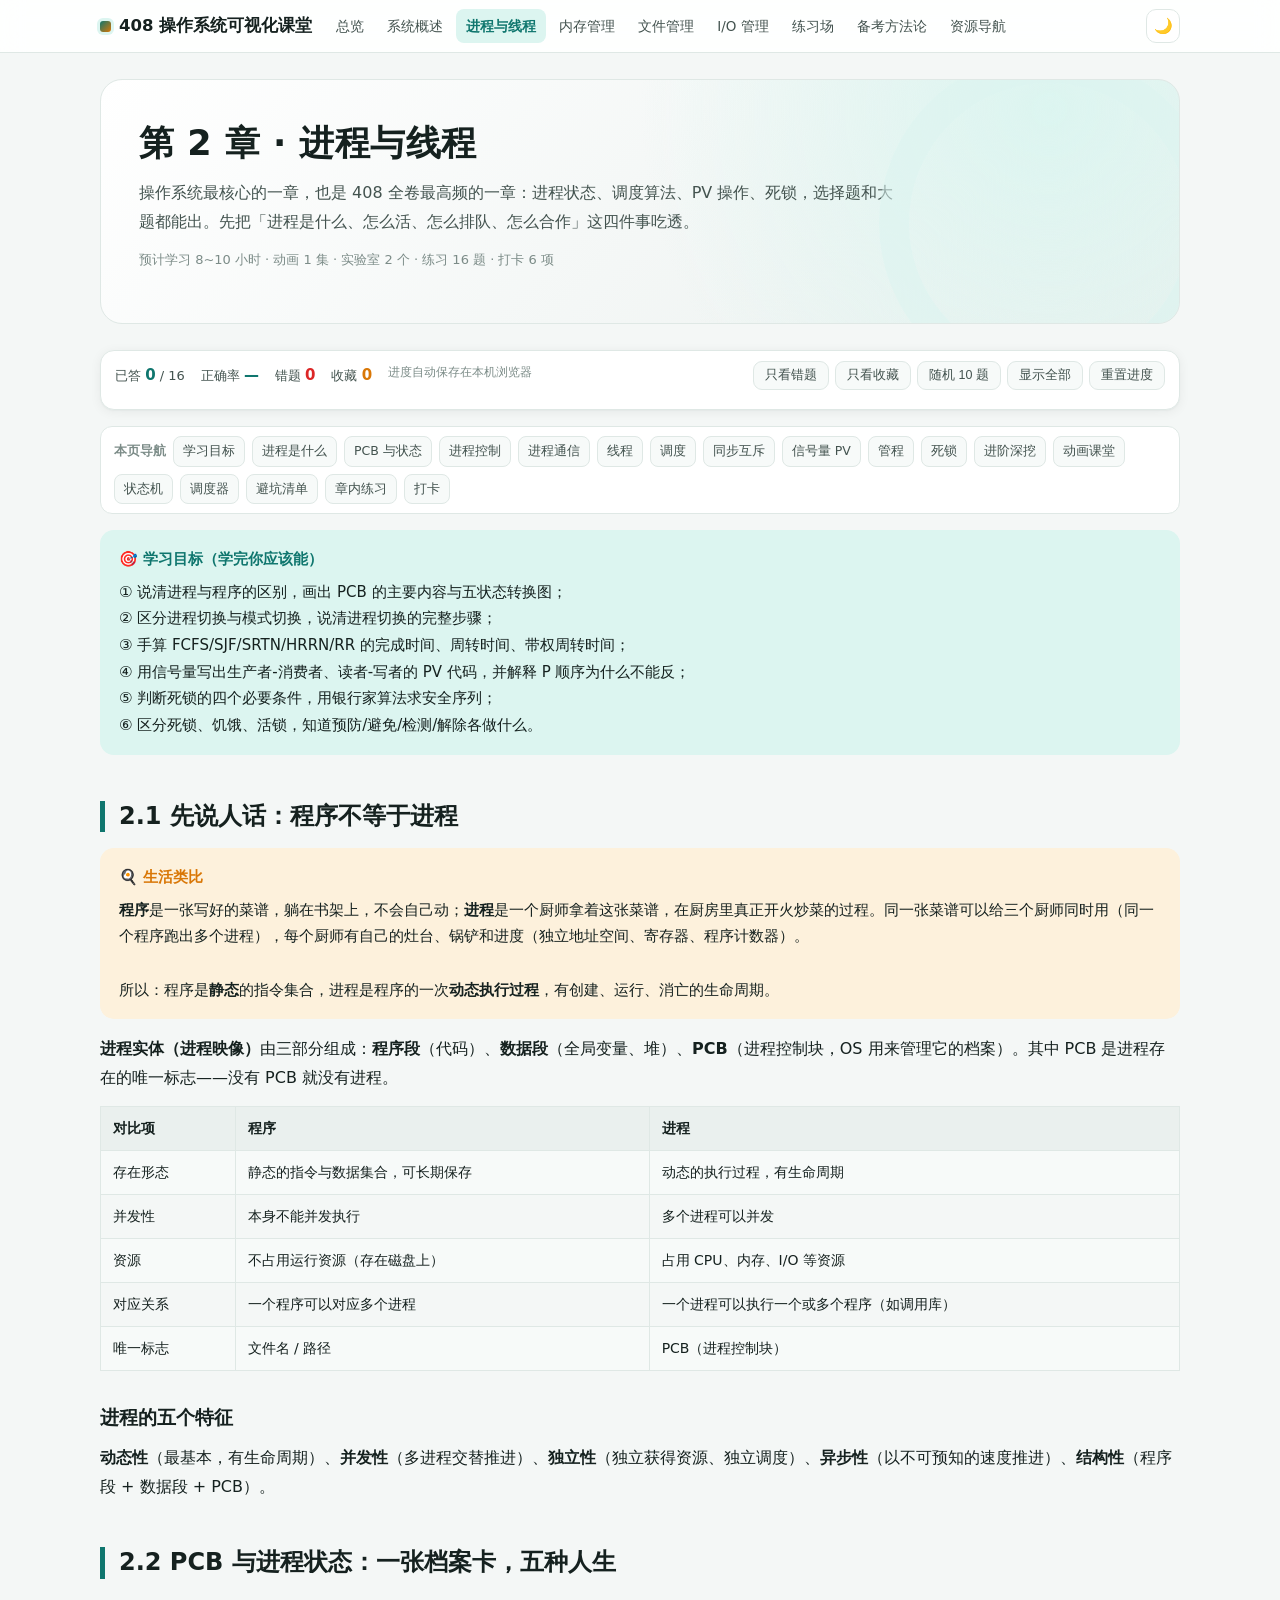
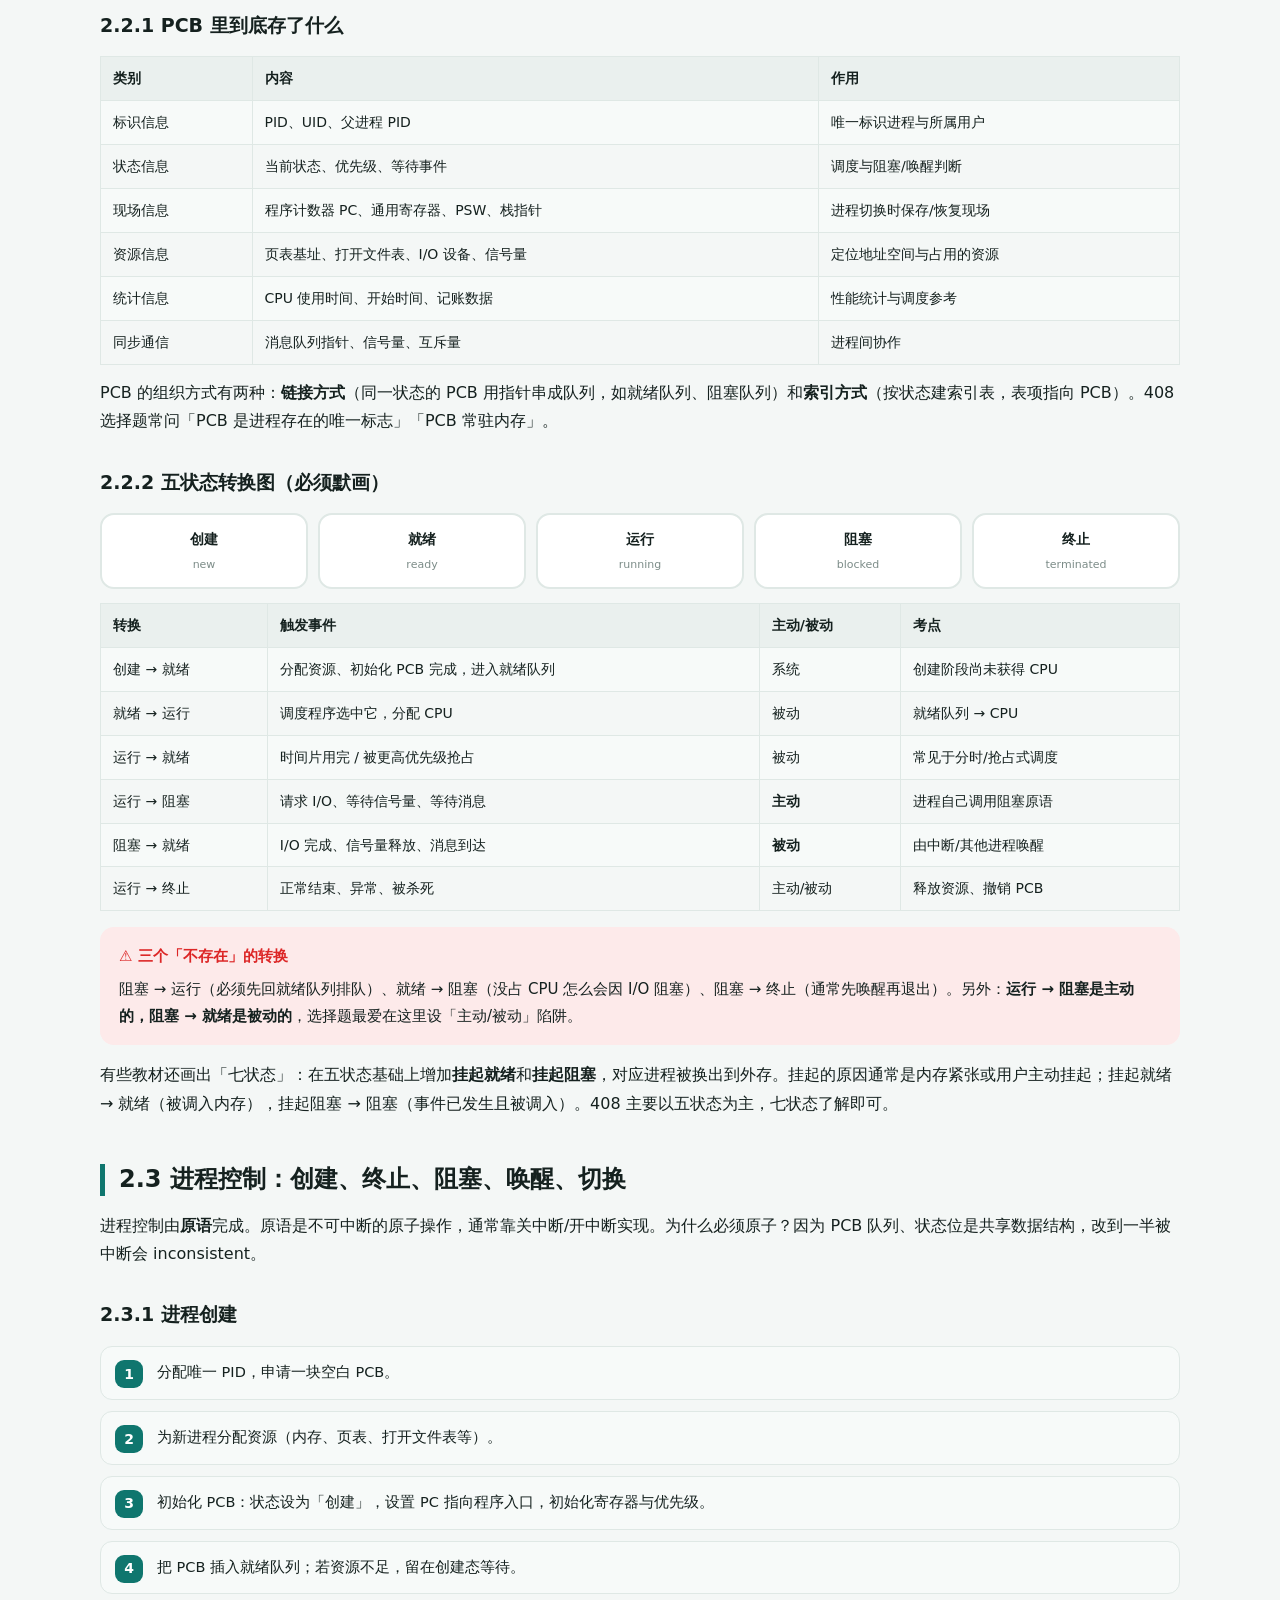
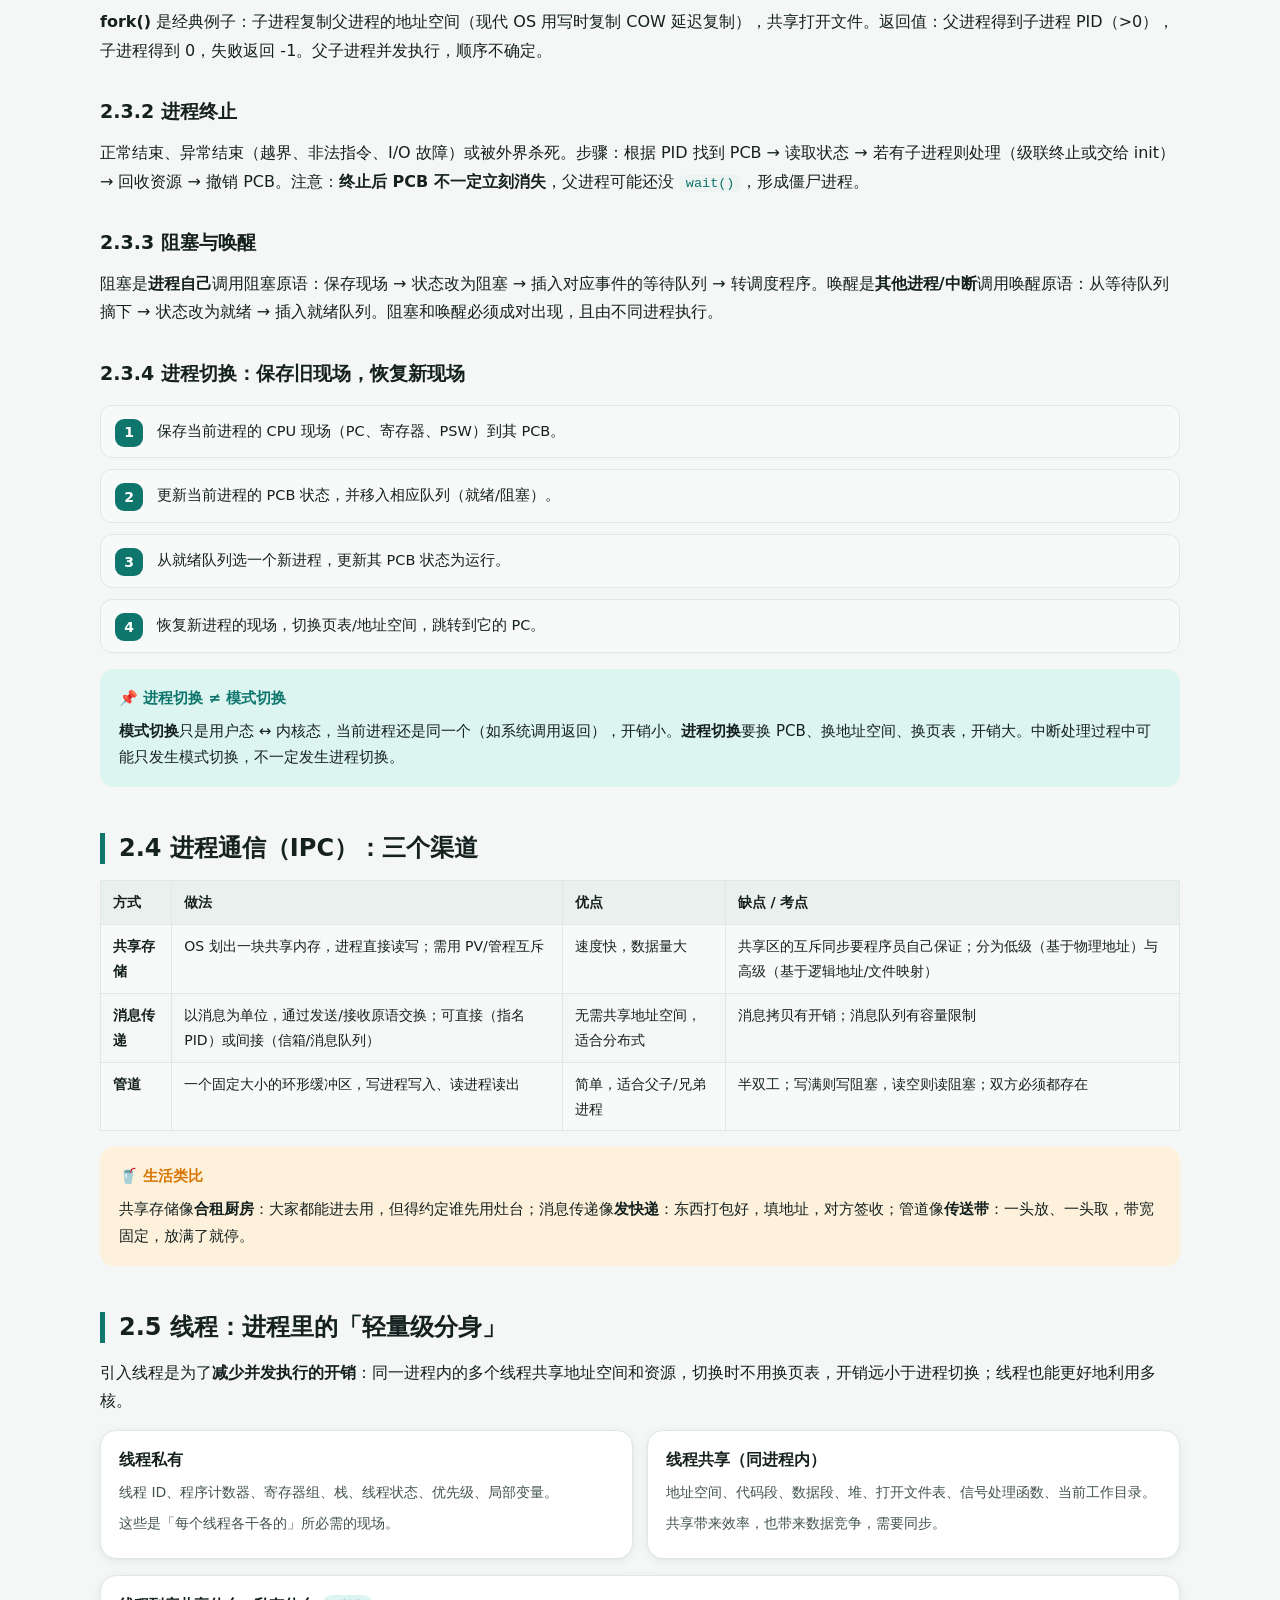
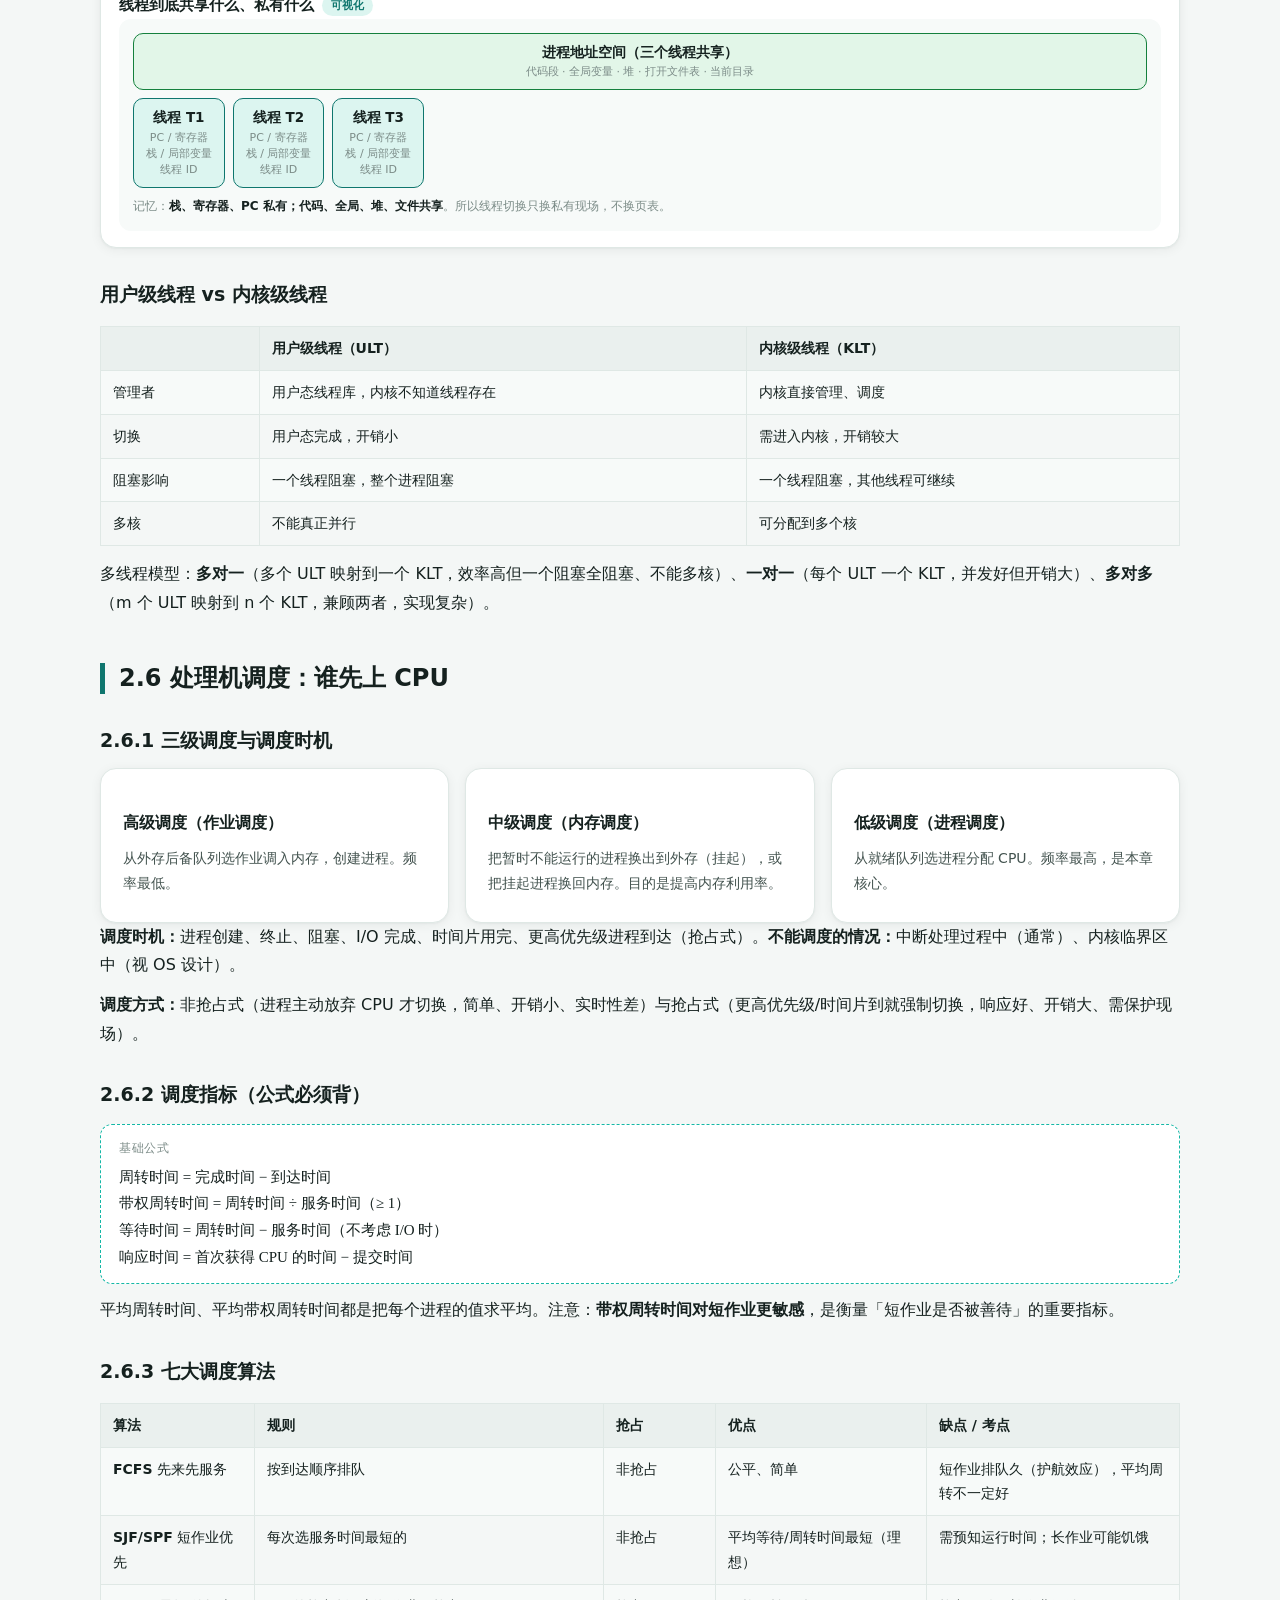
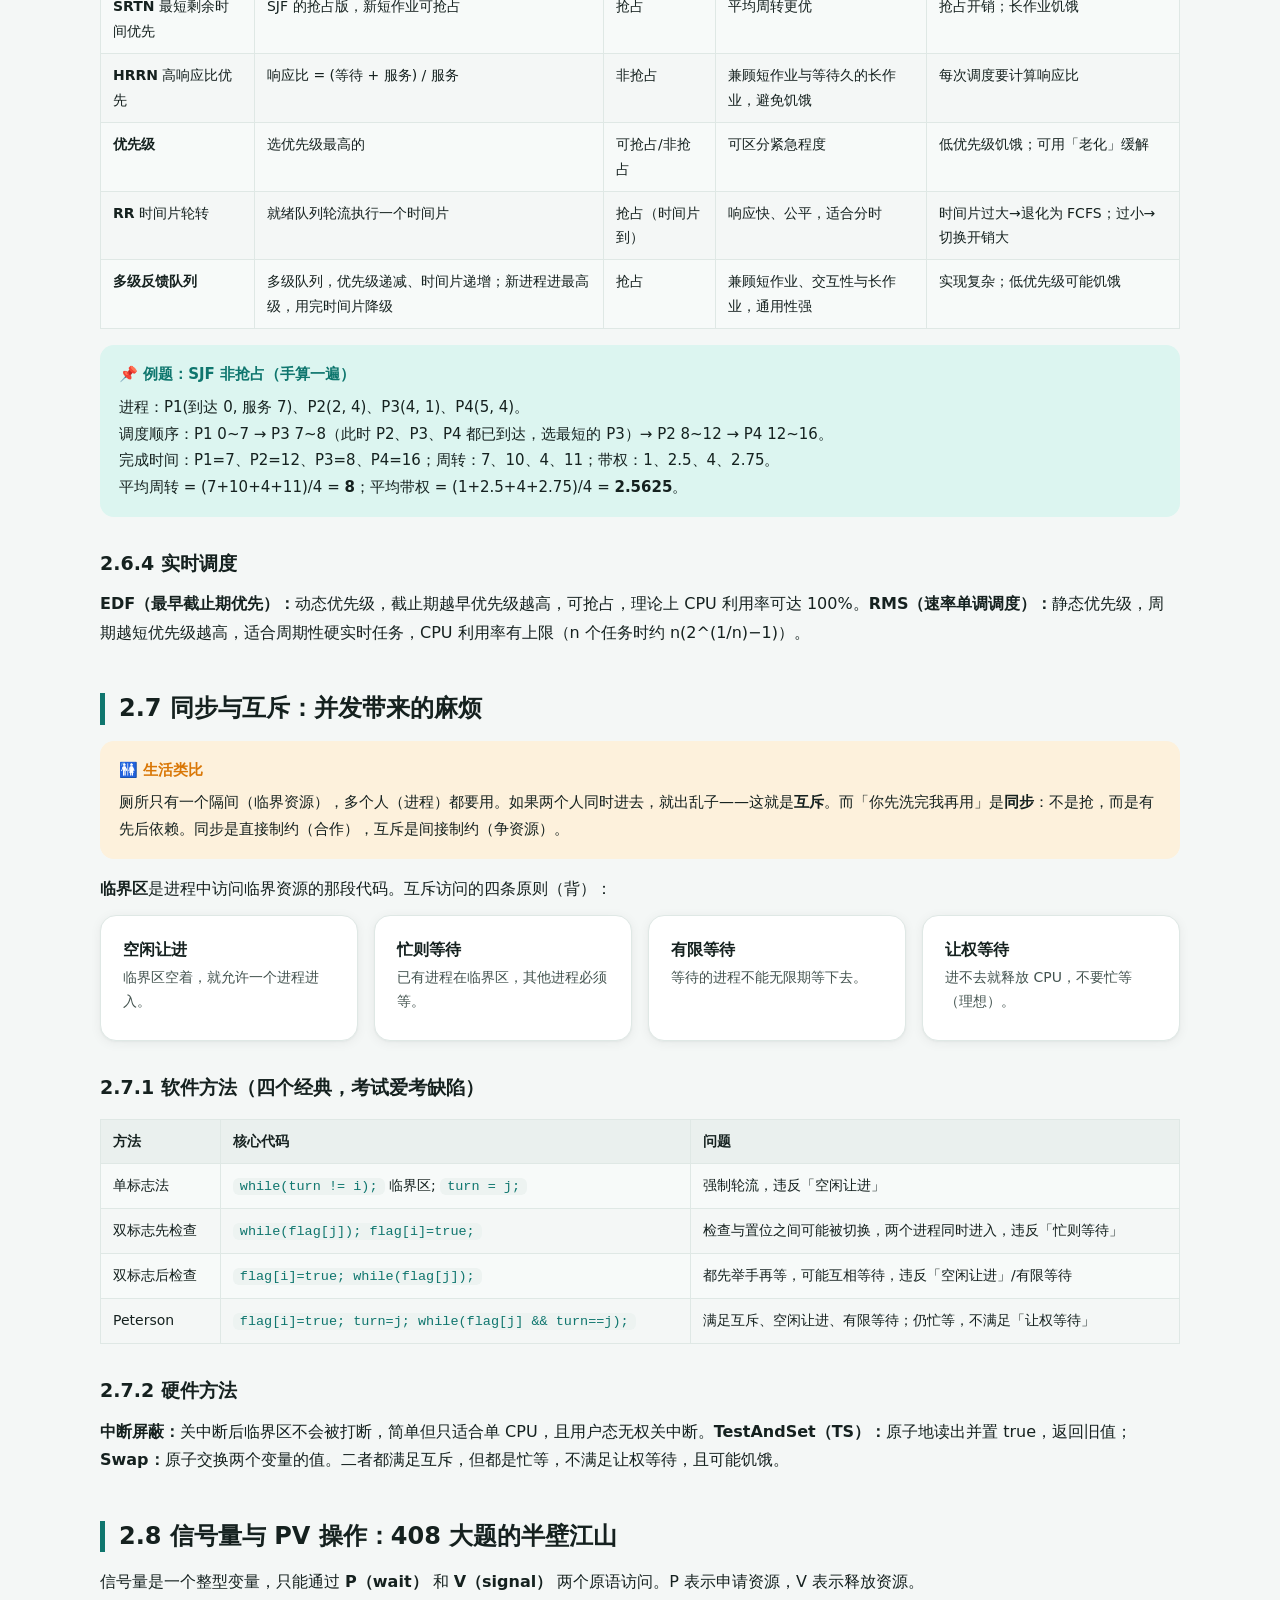
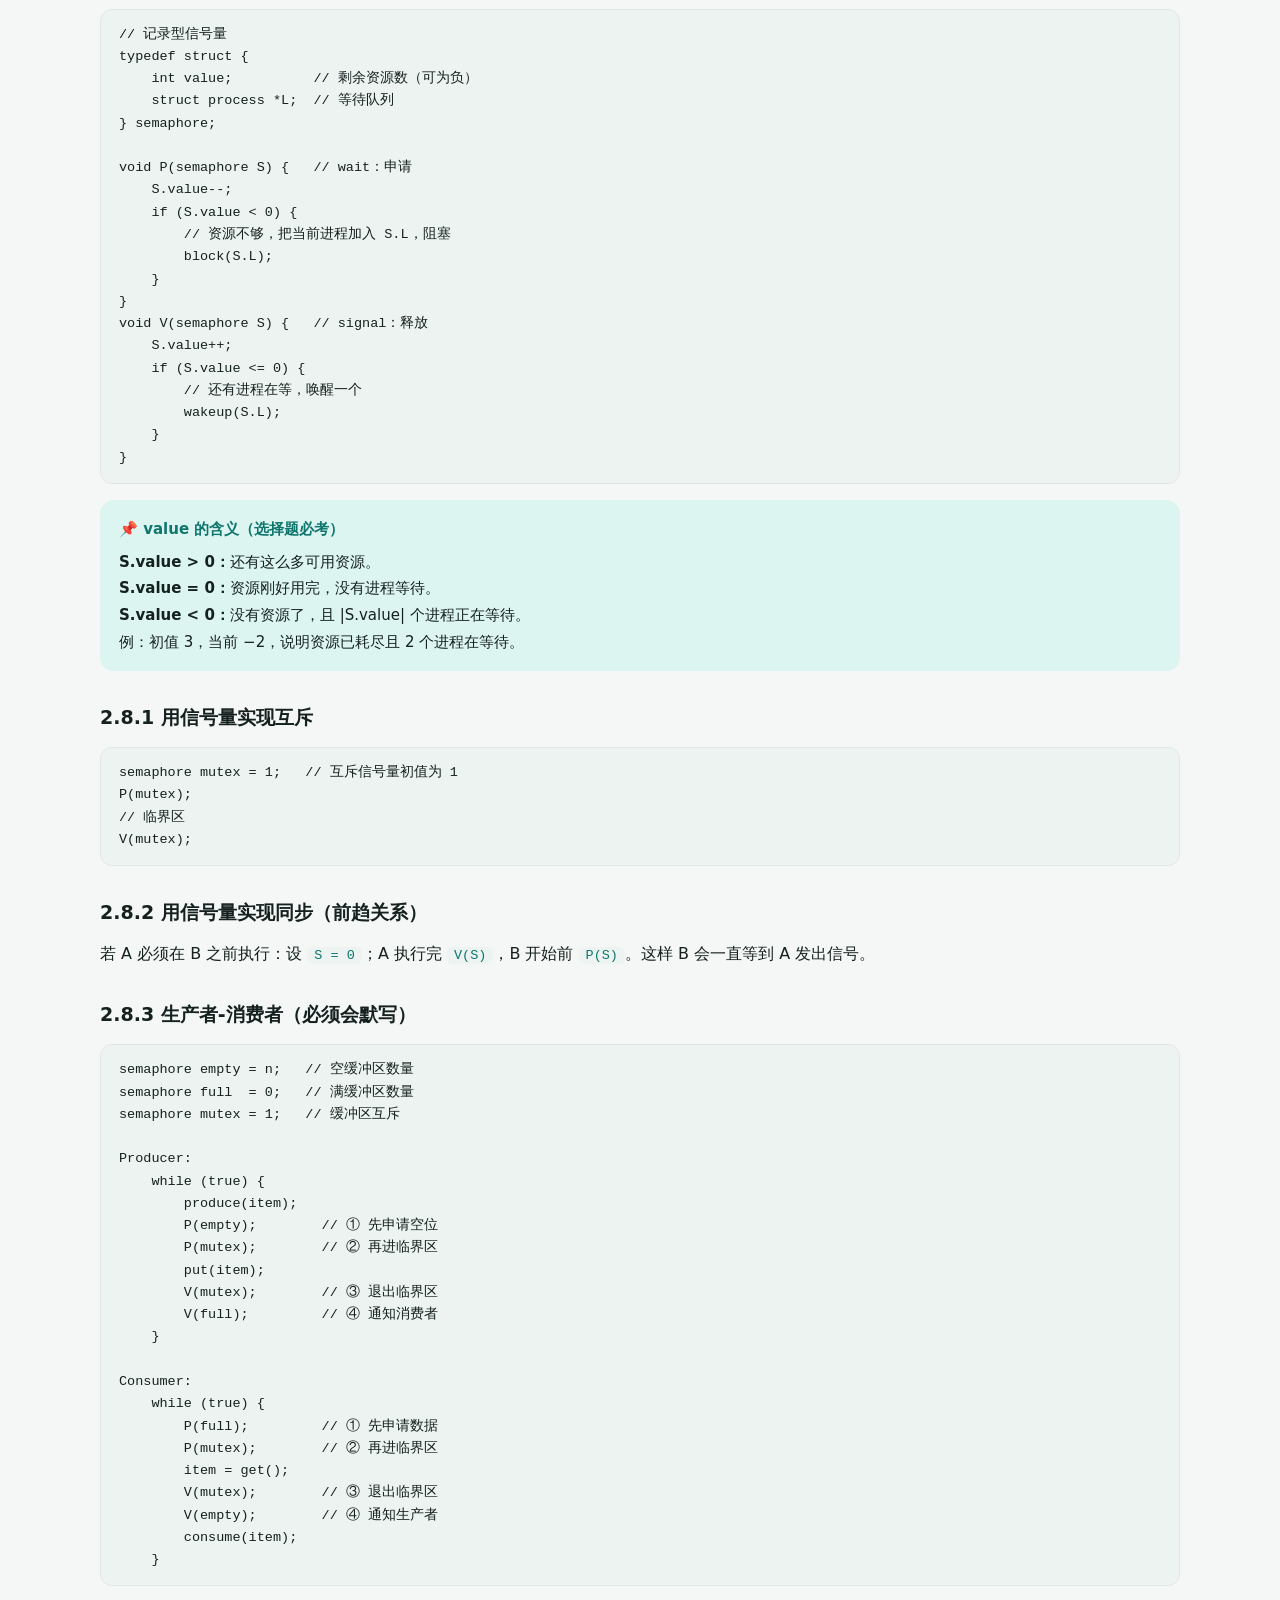
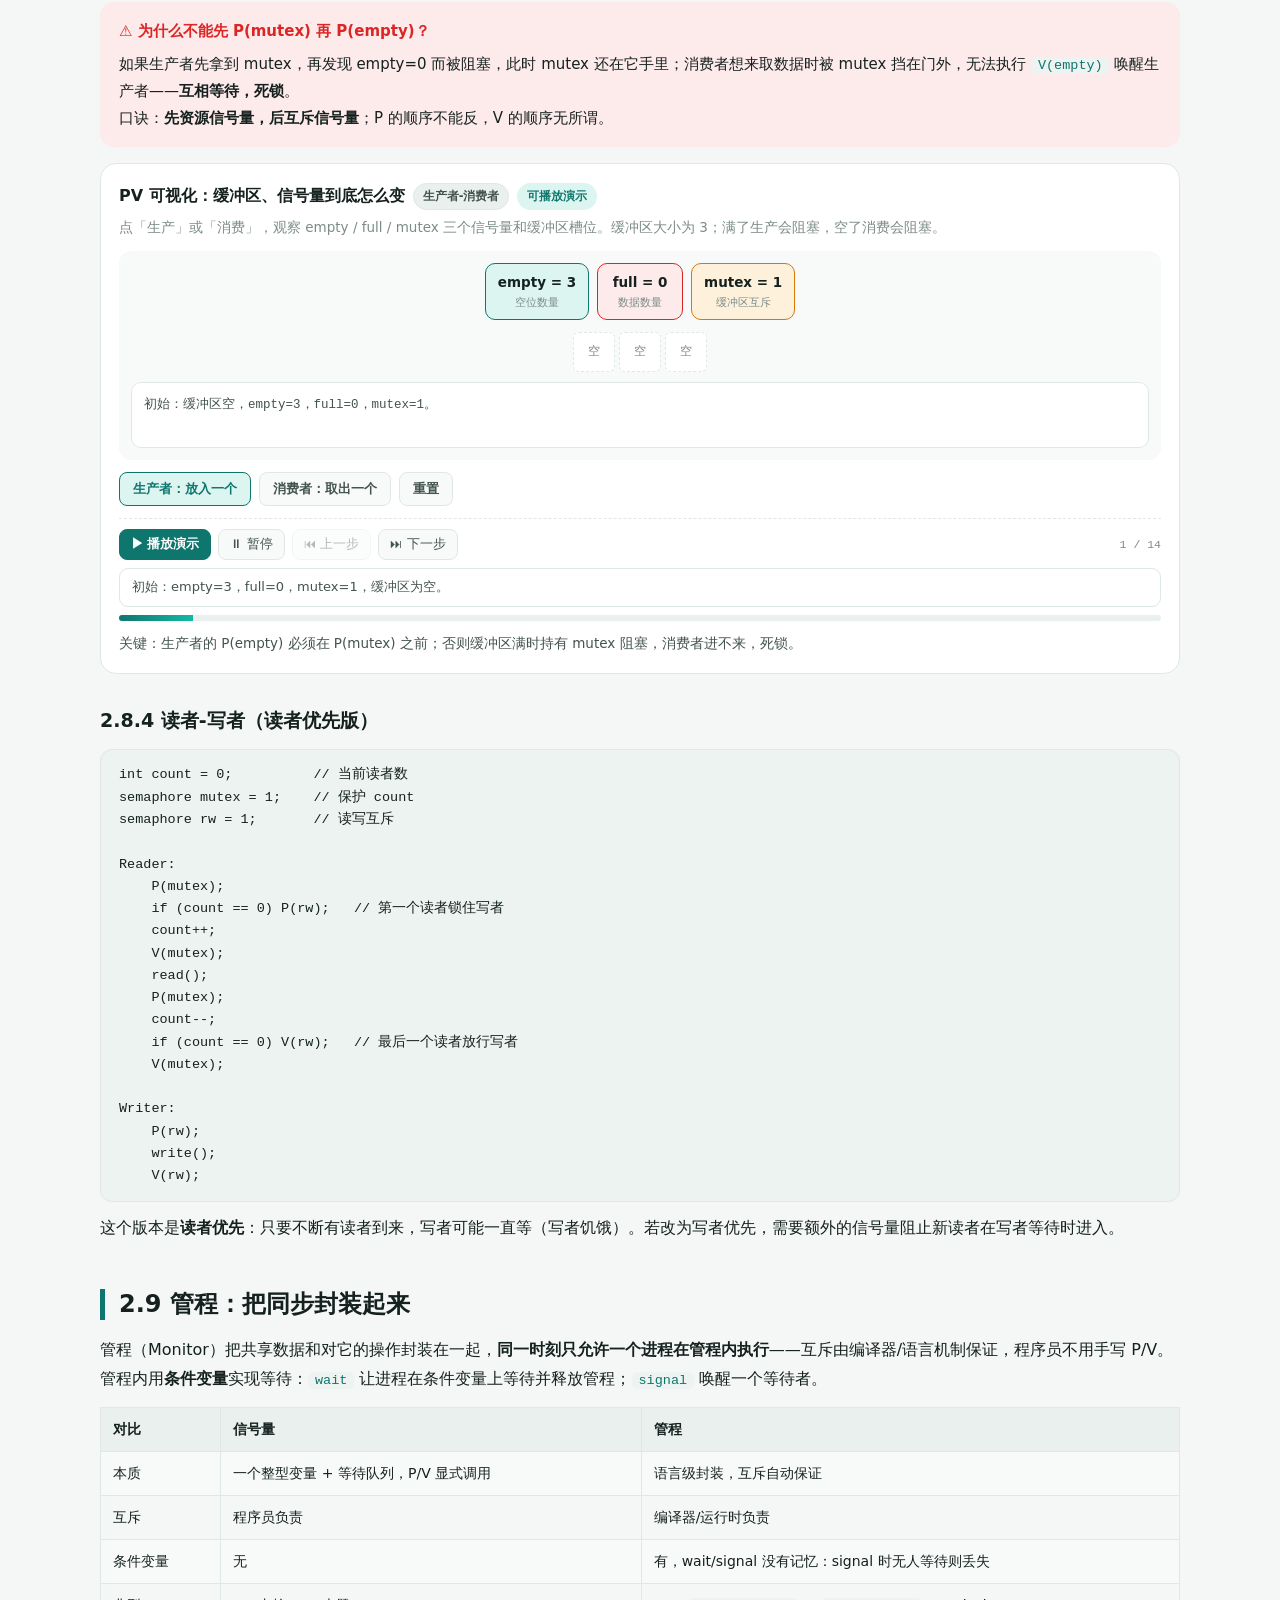
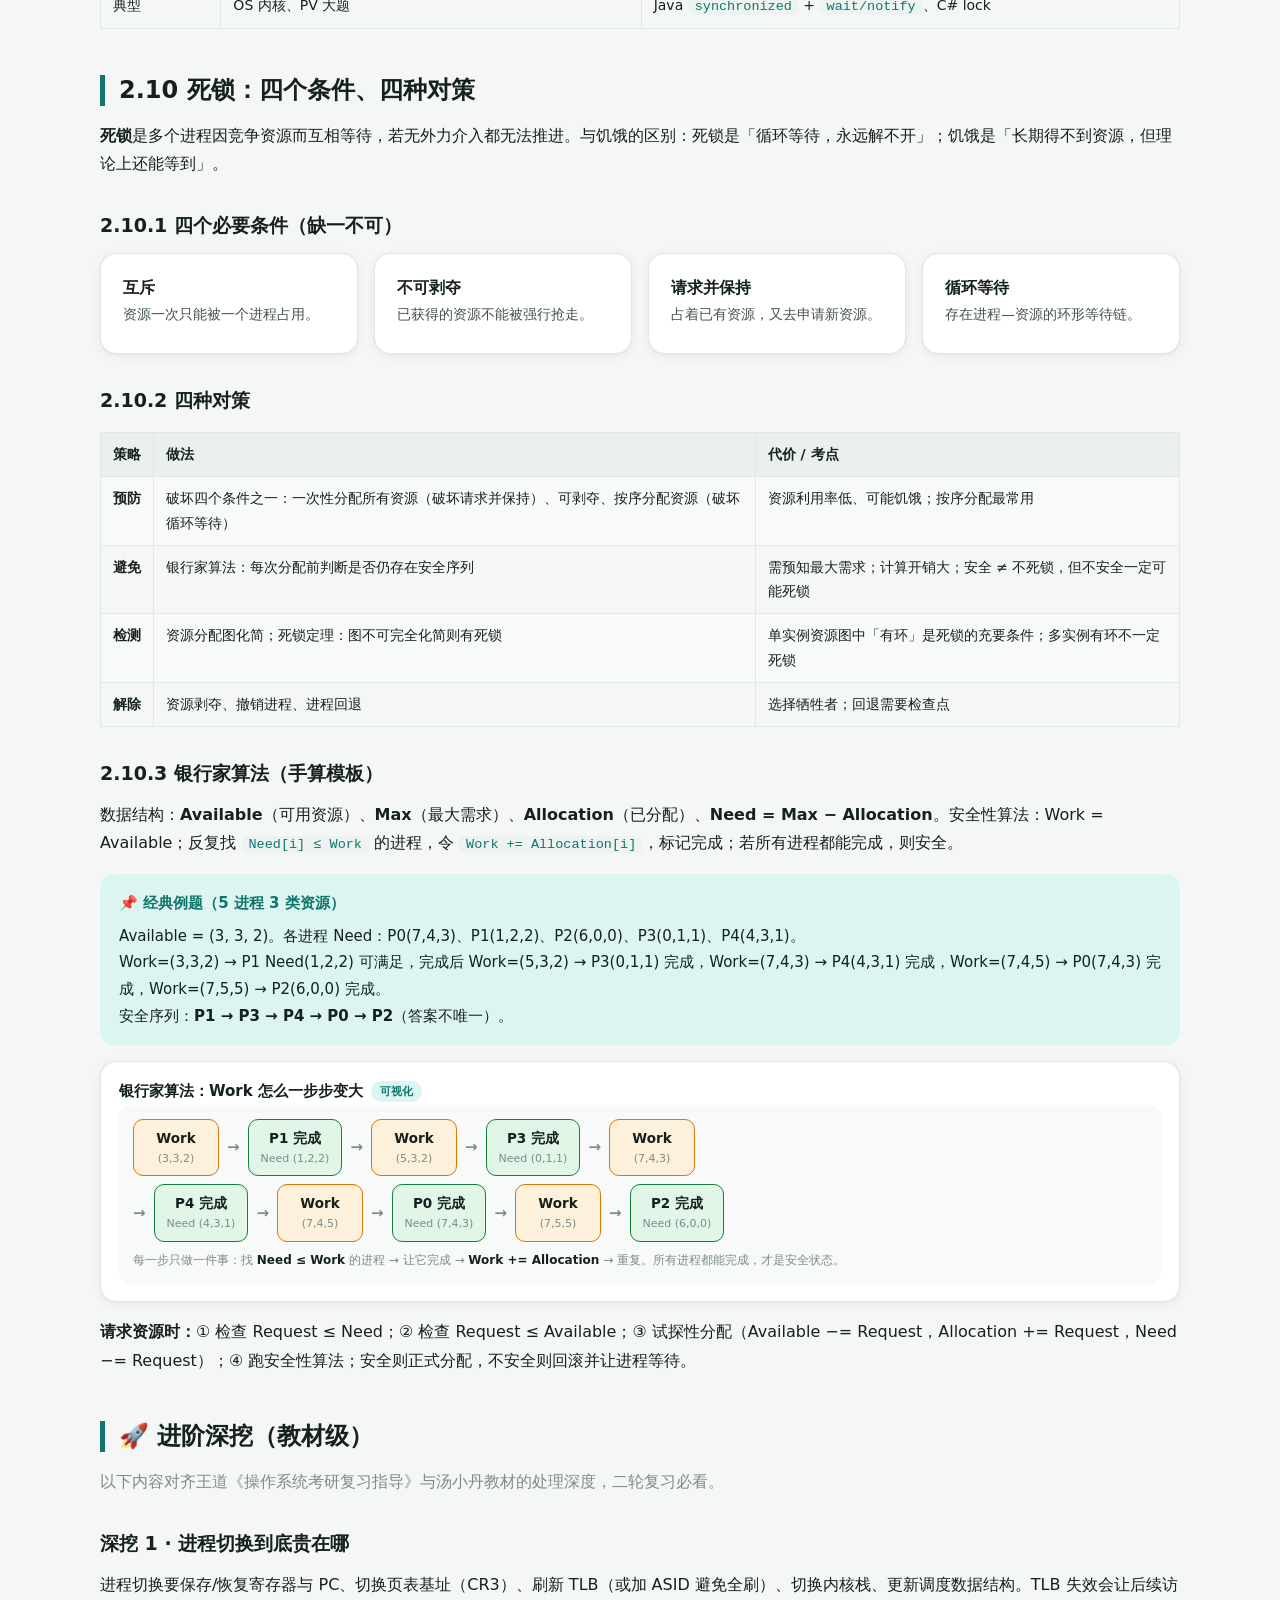
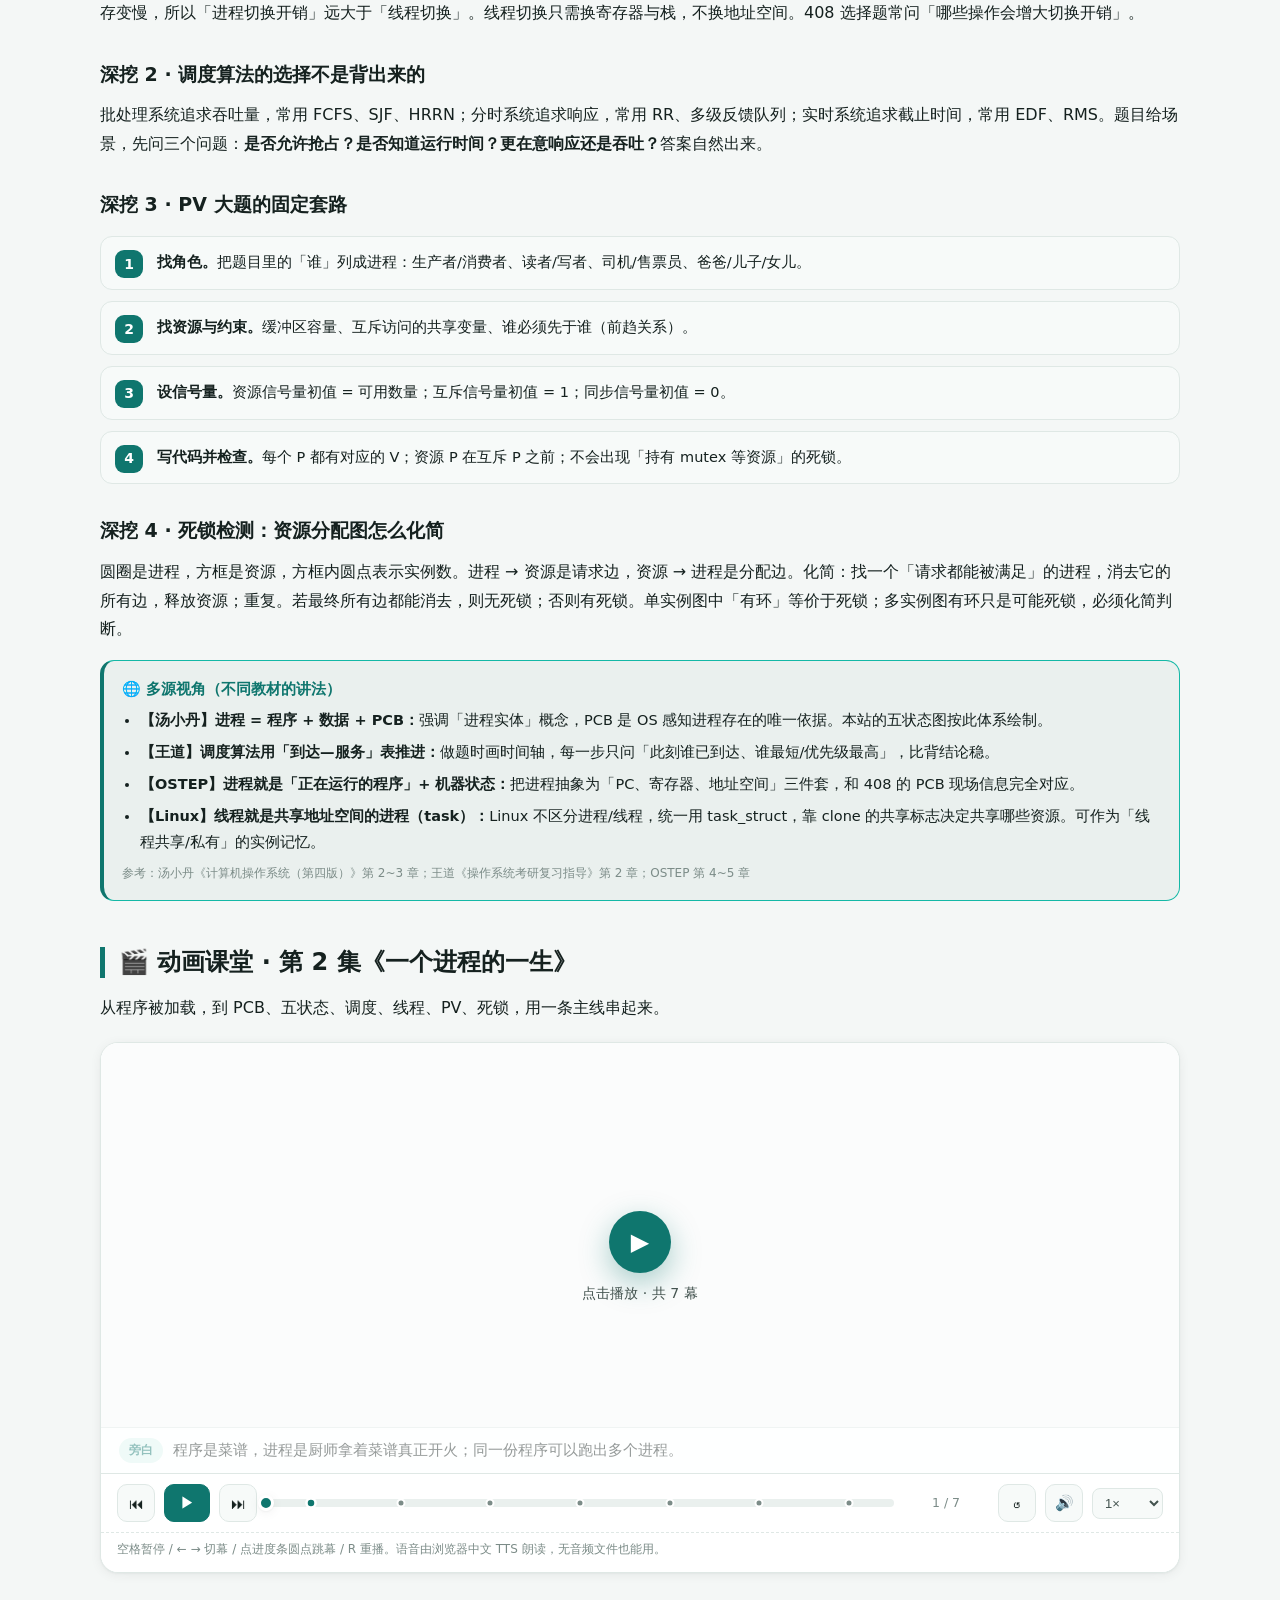
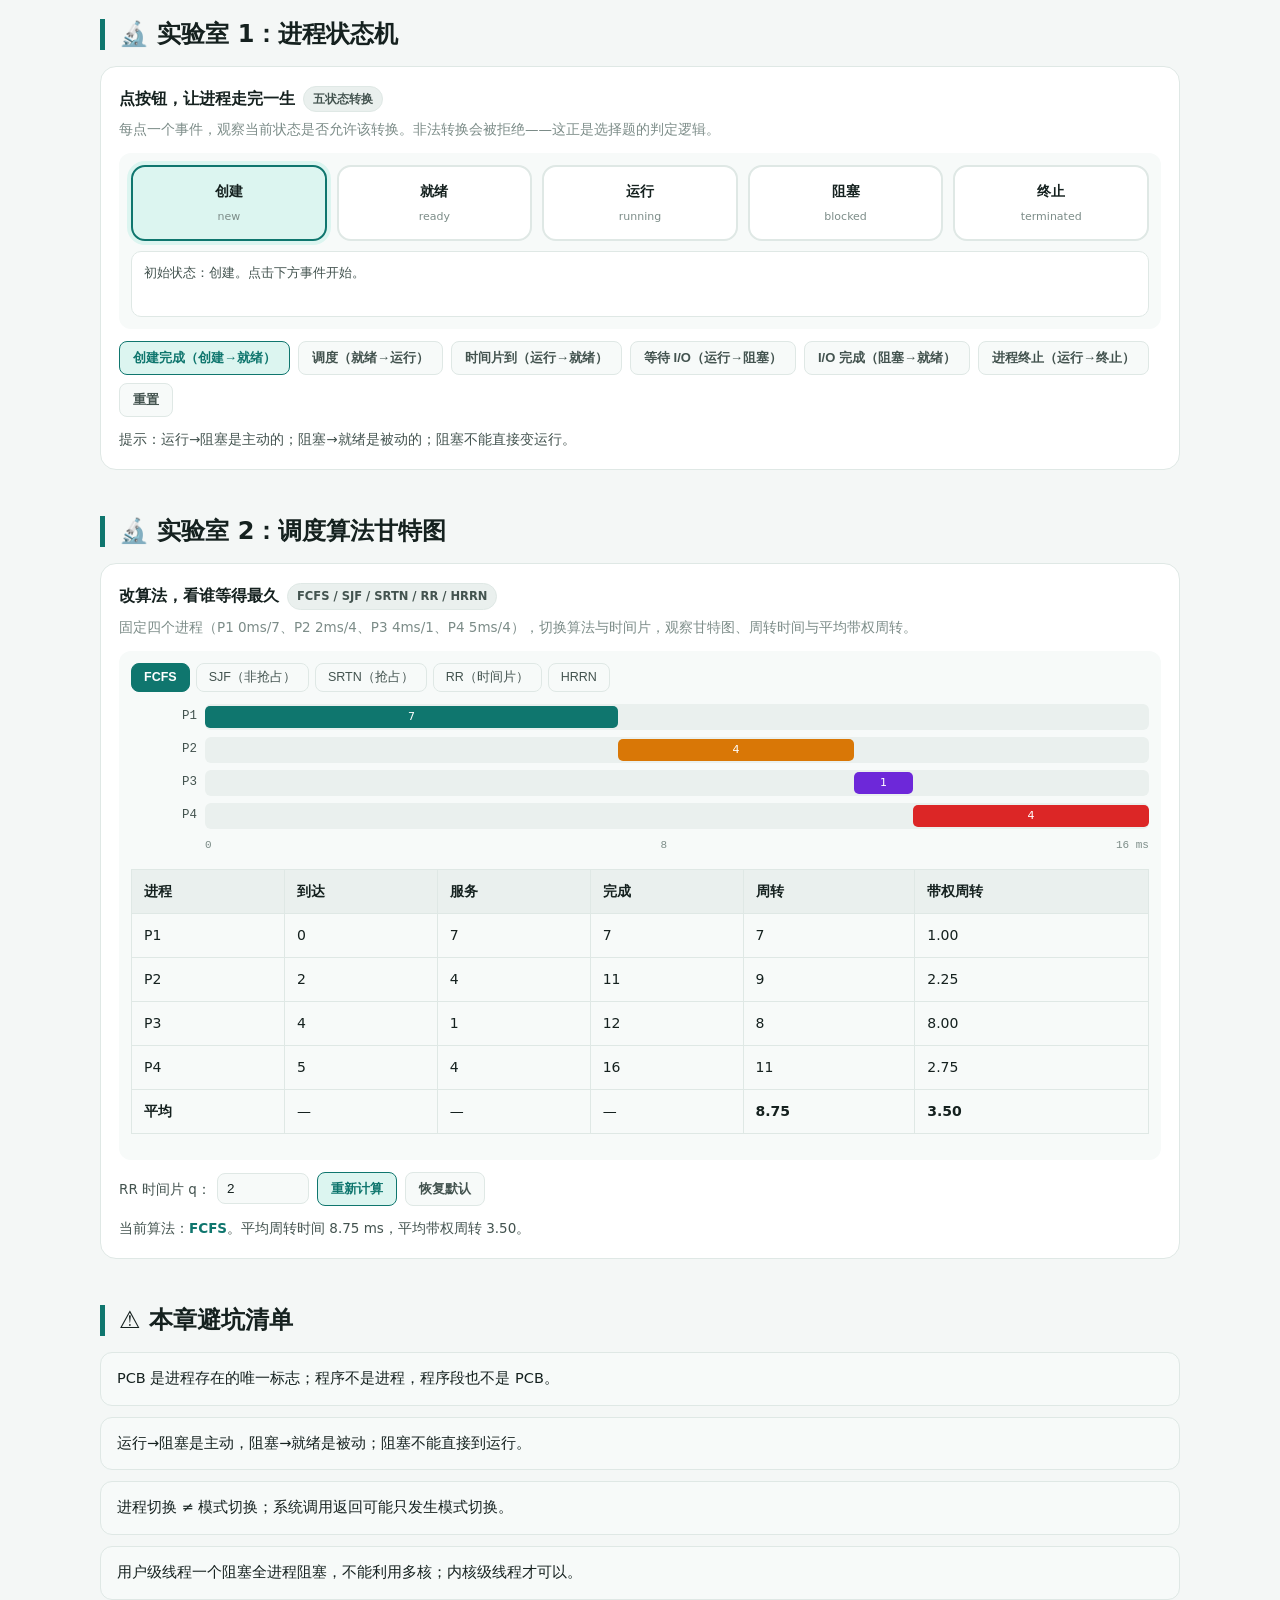
<file: ch02.html>
<!DOCTYPE html>
<html lang="zh-CN" data-theme="light">
<head>
<meta charset="UTF-8">
<meta name="viewport" content="width=device-width, initial-scale=1.0">
<title>第 2 章 进程与线程 · 408 操作系统可视化课堂</title>
<link rel="stylesheet" href="assets/style.css">
</head>
<body>
<nav class="topbar"><div class="topbar-inner">
  <a class="logo" href="index.html"><span class="dot"></span>408 操作系统可视化课堂</a>
  <div class="nav-links">
    <a href="index.html">总览</a><a href="ch01.html">系统概述</a><a href="ch02.html">进程与线程</a><a href="ch03.html">内存管理</a><a href="ch04.html">文件管理</a><a href="ch05.html">I/O 管理</a><a href="practice.html">练习场</a><a href="method.html">备考方法论</a><a href="resources.html">资源导航</a>
  </div>
  <button class="theme-btn" title="切换明暗主题">🌙</button>
</div></nav>

<div class="wrap">
  <div class="hero">
    <h1>第 2 章 · 进程与线程</h1>
    <p>操作系统最核心的一章，也是 408 全卷最高频的一章：进程状态、调度算法、PV 操作、死锁，选择题和大题都能出。先把「进程是什么、怎么活、怎么排队、怎么合作」这四件事吃透。</p>
    <p class="tagline">预计学习 8~10 小时 · 动画 1 集 · 实验室 2 个 · 练习 16 题 · 打卡 6 项</p>
  </div>

  <div class="toc"><span class="toc-label">本页导航</span><a href="#goal">学习目标</a><a href="#s1">进程是什么</a><a href="#s2">PCB 与状态</a><a href="#s3">进程控制</a><a href="#s4">进程通信</a><a href="#s5">线程</a><a href="#s6">调度</a><a href="#s7">同步互斥</a><a href="#s8">信号量 PV</a><a href="#s9">管程</a><a href="#s10">死锁</a><a href="#deep">进阶深挖</a><a href="#lesson">动画课堂</a><a href="#lab1">状态机</a><a href="#lab2">调度器</a><a href="#pit">避坑清单</a><a href="#quiz">章内练习</a><a href="#ck">打卡</a></div>

  <div class="callout exam" id="goal"><div class="co-title">🎯 学习目标（学完你应该能）</div>
  ① 说清进程与程序的区别，画出 PCB 的主要内容与五状态转换图；<br>
  ② 区分进程切换与模式切换，说清进程切换的完整步骤；<br>
  ③ 手算 FCFS/SJF/SRTN/HRRN/RR 的完成时间、周转时间、带权周转时间；<br>
  ④ 用信号量写出生产者-消费者、读者-写者的 PV 代码，并解释 P 顺序为什么不能反；<br>
  ⑤ 判断死锁的四个必要条件，用银行家算法求安全序列；<br>
  ⑥ 区分死锁、饥饿、活锁，知道预防/避免/检测/解除各做什么。</div>

  <h2 class="sec" id="s1">2.1 先说人话：程序不等于进程</h2>
  <div class="callout life"><div class="co-title">🍳 生活类比</div>
  <b>程序</b>是一张写好的菜谱，躺在书架上，不会自己动；<b>进程</b>是一个厨师拿着这张菜谱，在厨房里真正开火炒菜的过程。同一张菜谱可以给三个厨师同时用（同一个程序跑出多个进程），每个厨师有自己的灶台、锅铲和进度（独立地址空间、寄存器、程序计数器）。<br><br>
  所以：程序是<b>静态</b>的指令集合，进程是程序的一次<b>动态执行过程</b>，有创建、运行、消亡的生命周期。</div>

  <p><b>进程实体（进程映像）</b>由三部分组成：<b>程序段</b>（代码）、<b>数据段</b>（全局变量、堆）、<b>PCB</b>（进程控制块，OS 用来管理它的档案）。其中 PCB 是进程存在的唯一标志——没有 PCB 就没有进程。</p>

  <div class="tbl-wrap">
    <table class="tbl">
      <tr><th>对比项</th><th>程序</th><th>进程</th></tr>
      <tr><td>存在形态</td><td>静态的指令与数据集合，可长期保存</td><td>动态的执行过程，有生命周期</td></tr>
      <tr><td>并发性</td><td>本身不能并发执行</td><td>多个进程可以并发</td></tr>
      <tr><td>资源</td><td>不占用运行资源（存在磁盘上）</td><td>占用 CPU、内存、I/O 等资源</td></tr>
      <tr><td>对应关系</td><td>一个程序可以对应多个进程</td><td>一个进程可以执行一个或多个程序（如调用库）</td></tr>
      <tr><td>唯一标志</td><td>文件名 / 路径</td><td>PCB（进程控制块）</td></tr>
    </table>
  </div>

  <h3 class="sub">进程的五个特征</h3>
  <p><b>动态性</b>（最基本，有生命周期）、<b>并发性</b>（多进程交替推进）、<b>独立性</b>（独立获得资源、独立调度）、<b>异步性</b>（以不可预知的速度推进）、<b>结构性</b>（程序段 + 数据段 + PCB）。</p>

  <h2 class="sec" id="s2">2.2 PCB 与进程状态：一张档案卡，五种人生</h2>
  <h3 class="sub">2.2.1 PCB 里到底存了什么</h3>
  <div class="tbl-wrap">
    <table class="tbl">
      <tr><th>类别</th><th>内容</th><th>作用</th></tr>
      <tr><td>标识信息</td><td>PID、UID、父进程 PID</td><td>唯一标识进程与所属用户</td></tr>
      <tr><td>状态信息</td><td>当前状态、优先级、等待事件</td><td>调度与阻塞/唤醒判断</td></tr>
      <tr><td>现场信息</td><td>程序计数器 PC、通用寄存器、PSW、栈指针</td><td>进程切换时保存/恢复现场</td></tr>
      <tr><td>资源信息</td><td>页表基址、打开文件表、I/O 设备、信号量</td><td>定位地址空间与占用的资源</td></tr>
      <tr><td>统计信息</td><td>CPU 使用时间、开始时间、记账数据</td><td>性能统计与调度参考</td></tr>
      <tr><td>同步通信</td><td>消息队列指针、信号量、互斥量</td><td>进程间协作</td></tr>
    </table>
  </div>
  <p>PCB 的组织方式有两种：<b>链接方式</b>（同一状态的 PCB 用指针串成队列，如就绪队列、阻塞队列）和<b>索引方式</b>（按状态建索引表，表项指向 PCB）。408 选择题常问「PCB 是进程存在的唯一标志」「PCB 常驻内存」。</p>

  <h3 class="sub">2.2.2 五状态转换图（必须默画）</h3>
  <div class="state-map" style="margin:14px 0">
    <div class="state-node">创建<small>new</small></div>
    <div class="state-node">就绪<small>ready</small></div>
    <div class="state-node">运行<small>running</small></div>
    <div class="state-node">阻塞<small>blocked</small></div>
    <div class="state-node">终止<small>terminated</small></div>
  </div>
  <div class="tbl-wrap">
    <table class="tbl">
      <tr><th>转换</th><th>触发事件</th><th>主动/被动</th><th>考点</th></tr>
      <tr><td>创建 → 就绪</td><td>分配资源、初始化 PCB 完成，进入就绪队列</td><td>系统</td><td>创建阶段尚未获得 CPU</td></tr>
      <tr><td>就绪 → 运行</td><td>调度程序选中它，分配 CPU</td><td>被动</td><td>就绪队列 → CPU</td></tr>
      <tr><td>运行 → 就绪</td><td>时间片用完 / 被更高优先级抢占</td><td>被动</td><td>常见于分时/抢占式调度</td></tr>
      <tr><td>运行 → 阻塞</td><td>请求 I/O、等待信号量、等待消息</td><td><b>主动</b></td><td>进程自己调用阻塞原语</td></tr>
      <tr><td>阻塞 → 就绪</td><td>I/O 完成、信号量释放、消息到达</td><td><b>被动</b></td><td>由中断/其他进程唤醒</td></tr>
      <tr><td>运行 → 终止</td><td>正常结束、异常、被杀死</td><td>主动/被动</td><td>释放资源、撤销 PCB</td></tr>
    </table>
  </div>
  <div class="callout warn"><div class="co-title">⚠️ 三个「不存在」的转换</div>
  阻塞 → 运行（必须先回就绪队列排队）、就绪 → 阻塞（没占 CPU 怎么会因 I/O 阻塞）、阻塞 → 终止（通常先唤醒再退出）。另外：<b>运行 → 阻塞是主动的，阻塞 → 就绪是被动的</b>，选择题最爱在这里设「主动/被动」陷阱。</div>

  <p>有些教材还画出「七状态」：在五状态基础上增加<b>挂起就绪</b>和<b>挂起阻塞</b>，对应进程被换出到外存。挂起的原因通常是内存紧张或用户主动挂起；挂起就绪 → 就绪（被调入内存），挂起阻塞 → 阻塞（事件已发生且被调入）。408 主要以五状态为主，七状态了解即可。</p>

  <h2 class="sec" id="s3">2.3 进程控制：创建、终止、阻塞、唤醒、切换</h2>
  <p>进程控制由<b>原语</b>完成。原语是不可中断的原子操作，通常靠关中断/开中断实现。为什么必须原子？因为 PCB 队列、状态位是共享数据结构，改到一半被中断会 inconsistent。</p>

  <h3 class="sub">2.3.1 进程创建</h3>
  <div class="steps">
    <div class="step">分配唯一 PID，申请一块空白 PCB。</div>
    <div class="step">为新进程分配资源（内存、页表、打开文件表等）。</div>
    <div class="step">初始化 PCB：状态设为「创建」，设置 PC 指向程序入口，初始化寄存器与优先级。</div>
    <div class="step">把 PCB 插入就绪队列；若资源不足，留在创建态等待。</div>
  </div>
  <p><b>fork()</b> 是经典例子：子进程复制父进程的地址空间（现代 OS 用写时复制 COW 延迟复制），共享打开文件。返回值：父进程得到子进程 PID（>0），子进程得到 0，失败返回 -1。父子进程并发执行，顺序不确定。</p>

  <h3 class="sub">2.3.2 进程终止</h3>
  <p>正常结束、异常结束（越界、非法指令、I/O 故障）或被外界杀死。步骤：根据 PID 找到 PCB → 读取状态 → 若有子进程则处理（级联终止或交给 init）→ 回收资源 → 撤销 PCB。注意：<b>终止后 PCB 不一定立刻消失</b>，父进程可能还没 <code class="inline">wait()</code>，形成僵尸进程。</p>

  <h3 class="sub">2.3.3 阻塞与唤醒</h3>
  <p>阻塞是<b>进程自己</b>调用阻塞原语：保存现场 → 状态改为阻塞 → 插入对应事件的等待队列 → 转调度程序。唤醒是<b>其他进程/中断</b>调用唤醒原语：从等待队列摘下 → 状态改为就绪 → 插入就绪队列。阻塞和唤醒必须成对出现，且由不同进程执行。</p>

  <h3 class="sub">2.3.4 进程切换：保存旧现场，恢复新现场</h3>
  <div class="steps">
    <div class="step">保存当前进程的 CPU 现场（PC、寄存器、PSW）到其 PCB。</div>
    <div class="step">更新当前进程的 PCB 状态，并移入相应队列（就绪/阻塞）。</div>
    <div class="step">从就绪队列选一个新进程，更新其 PCB 状态为运行。</div>
    <div class="step">恢复新进程的现场，切换页表/地址空间，跳转到它的 PC。</div>
  </div>
  <div class="callout exam"><div class="co-title">📌 进程切换 ≠ 模式切换</div>
  <b>模式切换</b>只是用户态 ↔ 内核态，当前进程还是同一个（如系统调用返回），开销小。<b>进程切换</b>要换 PCB、换地址空间、换页表，开销大。中断处理过程中可能只发生模式切换，不一定发生进程切换。</div>

  <h2 class="sec" id="s4">2.4 进程通信（IPC）：三个渠道</h2>
  <div class="tbl-wrap">
    <table class="tbl">
      <tr><th>方式</th><th>做法</th><th>优点</th><th>缺点 / 考点</th></tr>
      <tr><td><b>共享存储</b></td><td>OS 划出一块共享内存，进程直接读写；需用 PV/管程互斥</td><td>速度快，数据量大</td><td>共享区的互斥同步要程序员自己保证；分为低级（基于物理地址）与高级（基于逻辑地址/文件映射）</td></tr>
      <tr><td><b>消息传递</b></td><td>以消息为单位，通过发送/接收原语交换；可直接（指名 PID）或间接（信箱/消息队列）</td><td>无需共享地址空间，适合分布式</td><td>消息拷贝有开销；消息队列有容量限制</td></tr>
      <tr><td><b>管道</b></td><td>一个固定大小的环形缓冲区，写进程写入、读进程读出</td><td>简单，适合父子/兄弟进程</td><td>半双工；写满则写阻塞，读空则读阻塞；双方必须都存在</td></tr>
    </table>
  </div>
  <div class="callout life"><div class="co-title">🥤 生活类比</div>
  共享存储像<b>合租厨房</b>：大家都能进去用，但得约定谁先用灶台；消息传递像<b>发快递</b>：东西打包好，填地址，对方签收；管道像<b>传送带</b>：一头放、一头取，带宽固定，放满了就停。</div>

  <h2 class="sec" id="s5">2.5 线程：进程里的「轻量级分身」</h2>
  <p>引入线程是为了<b>减少并发执行的开销</b>：同一进程内的多个线程共享地址空间和资源，切换时不用换页表，开销远小于进程切换；线程也能更好地利用多核。</p>
  <div class="split">
    <div class="card">
      <h4>线程私有</h4>
      <p>线程 ID、程序计数器、寄存器组、栈、线程状态、优先级、局部变量。</p>
      <p class="muted small">这些是「每个线程各干各的」所必需的现场。</p>
    </div>
    <div class="card">
      <h4>线程共享（同进程内）</h4>
      <p>地址空间、代码段、数据段、堆、打开文件表、信号处理函数、当前工作目录。</p>
      <p class="muted small">共享带来效率，也带来数据竞争，需要同步。</p>
    </div>
  </div>

  <div class="viz">
    <div class="viz-head"><span class="viz-title">线程到底共享什么、私有什么</span><span class="viz-tag">可视化</span></div>
    <div class="viz-body">
      <div class="vbox ok" style="margin-bottom:8px"><b>进程地址空间（三个线程共享）</b><small>代码段 · 全局变量 · 堆 · 打开文件表 · 当前目录</small></div>
      <div class="vflow">
        <div class="vbox hot"><b>线程 T1</b><small>PC / 寄存器<br>栈 / 局部变量<br>线程 ID</small></div>
        <div class="vbox hot"><b>线程 T2</b><small>PC / 寄存器<br>栈 / 局部变量<br>线程 ID</small></div>
        <div class="vbox hot"><b>线程 T3</b><small>PC / 寄存器<br>栈 / 局部变量<br>线程 ID</small></div>
      </div>
      <div class="viz-note">记忆：<b>栈、寄存器、PC 私有；代码、全局、堆、文件共享</b>。所以线程切换只换私有现场，不换页表。</div>
    </div>
  </div>

  <h3 class="sub">用户级线程 vs 内核级线程</h3>
  <div class="tbl-wrap">
    <table class="tbl">
      <tr><th></th><th>用户级线程（ULT）</th><th>内核级线程（KLT）</th></tr>
      <tr><td>管理者</td><td>用户态线程库，内核不知道线程存在</td><td>内核直接管理、调度</td></tr>
      <tr><td>切换</td><td>用户态完成，开销小</td><td>需进入内核，开销较大</td></tr>
      <tr><td>阻塞影响</td><td>一个线程阻塞，整个进程阻塞</td><td>一个线程阻塞，其他线程可继续</td></tr>
      <tr><td>多核</td><td>不能真正并行</td><td>可分配到多个核</td></tr>
    </table>
  </div>
  <p>多线程模型：<b>多对一</b>（多个 ULT 映射到一个 KLT，效率高但一个阻塞全阻塞、不能多核）、<b>一对一</b>（每个 ULT 一个 KLT，并发好但开销大）、<b>多对多</b>（m 个 ULT 映射到 n 个 KLT，兼顾两者，实现复杂）。</p>

  <h2 class="sec" id="s6">2.6 处理机调度：谁先上 CPU</h2>
  <h3 class="sub">2.6.1 三级调度与调度时机</h3>
  <div class="grid cols-3">
    <div class="card"><h4 class="mini">高级调度（作业调度）</h4><p>从外存后备队列选作业调入内存，创建进程。频率最低。</p></div>
    <div class="card"><h4 class="mini">中级调度（内存调度）</h4><p>把暂时不能运行的进程换出到外存（挂起），或把挂起进程换回内存。目的是提高内存利用率。</p></div>
    <div class="card"><h4 class="mini">低级调度（进程调度）</h4><p>从就绪队列选进程分配 CPU。频率最高，是本章核心。</p></div>
  </div>
  <p><b>调度时机：</b>进程创建、终止、阻塞、I/O 完成、时间片用完、更高优先级进程到达（抢占式）。<b>不能调度的情况：</b>中断处理过程中（通常）、内核临界区中（视 OS 设计）。</p>
  <p><b>调度方式：</b>非抢占式（进程主动放弃 CPU 才切换，简单、开销小、实时性差）与抢占式（更高优先级/时间片到就强制切换，响应好、开销大、需保护现场）。</p>

  <h3 class="sub">2.6.2 调度指标（公式必须背）</h3>
  <div class="formula"><span class="fx-label">基础公式</span>
  周转时间 = 完成时间 − 到达时间<br>
  带权周转时间 = 周转时间 ÷ 服务时间（≥ 1）<br>
  等待时间 = 周转时间 − 服务时间（不考虑 I/O 时）<br>
  响应时间 = 首次获得 CPU 的时间 − 提交时间</div>
  <p>平均周转时间、平均带权周转时间都是把每个进程的值求平均。注意：<b>带权周转时间对短作业更敏感</b>，是衡量「短作业是否被善待」的重要指标。</p>

  <h3 class="sub">2.6.3 七大调度算法</h3>
  <div class="tbl-wrap">
    <table class="tbl">
      <tr><th>算法</th><th>规则</th><th>抢占</th><th>优点</th><th>缺点 / 考点</th></tr>
      <tr><td><b>FCFS</b> 先来先服务</td><td>按到达顺序排队</td><td>非抢占</td><td>公平、简单</td><td>短作业排队久（护航效应），平均周转不一定好</td></tr>
      <tr><td><b>SJF/SPF</b> 短作业优先</td><td>每次选服务时间最短的</td><td>非抢占</td><td>平均等待/周转时间最短（理想）</td><td>需预知运行时间；长作业可能饥饿</td></tr>
      <tr><td><b>SRTN</b> 最短剩余时间优先</td><td>SJF 的抢占版，新短作业可抢占</td><td>抢占</td><td>平均周转更优</td><td>抢占开销；长作业饥饿</td></tr>
      <tr><td><b>HRRN</b> 高响应比优先</td><td>响应比 = (等待 + 服务) / 服务</td><td>非抢占</td><td>兼顾短作业与等待久的长作业，避免饥饿</td><td>每次调度要计算响应比</td></tr>
      <tr><td><b>优先级</b></td><td>选优先级最高的</td><td>可抢占/非抢占</td><td>可区分紧急程度</td><td>低优先级饥饿；可用「老化」缓解</td></tr>
      <tr><td><b>RR</b> 时间片轮转</td><td>就绪队列轮流执行一个时间片</td><td>抢占（时间片到）</td><td>响应快、公平，适合分时</td><td>时间片过大→退化为 FCFS；过小→切换开销大</td></tr>
      <tr><td><b>多级反馈队列</b></td><td>多级队列，优先级递减、时间片递增；新进程进最高级，用完时间片降级</td><td>抢占</td><td>兼顾短作业、交互性与长作业，通用性强</td><td>实现复杂；低优先级可能饥饿</td></tr>
    </table>
  </div>

  <div class="callout exam"><div class="co-title">📌 例题：SJF 非抢占（手算一遍）</div>
  进程：P1(到达 0, 服务 7)、P2(2, 4)、P3(4, 1)、P4(5, 4)。<br>
  调度顺序：P1 0~7 → P3 7~8（此时 P2、P3、P4 都已到达，选最短的 P3）→ P2 8~12 → P4 12~16。<br>
  完成时间：P1=7、P2=12、P3=8、P4=16；周转：7、10、4、11；带权：1、2.5、4、2.75。<br>
  平均周转 = (7+10+4+11)/4 = <b>8</b>；平均带权 = (1+2.5+4+2.75)/4 = <b>2.5625</b>。</div>

  <h3 class="sub">2.6.4 实时调度</h3>
  <p><b>EDF（最早截止期优先）：</b>动态优先级，截止期越早优先级越高，可抢占，理论上 CPU 利用率可达 100%。<b>RMS（速率单调调度）：</b>静态优先级，周期越短优先级越高，适合周期性硬实时任务，CPU 利用率有上限（n 个任务时约 n(2^(1/n)−1)）。</p>

  <h2 class="sec" id="s7">2.7 同步与互斥：并发带来的麻烦</h2>
  <div class="callout life"><div class="co-title">🚻 生活类比</div>
  厕所只有一个隔间（临界资源），多个人（进程）都要用。如果两个人同时进去，就出乱子——这就是<b>互斥</b>。而「你先洗完我再用」是<b>同步</b>：不是抢，而是有先后依赖。同步是直接制约（合作），互斥是间接制约（争资源）。</div>

  <p><b>临界区</b>是进程中访问临界资源的那段代码。互斥访问的四条原则（背）：</p>
  <div class="grid cols-4">
    <div class="card"><b>空闲让进</b><p class="small muted">临界区空着，就允许一个进程进入。</p></div>
    <div class="card"><b>忙则等待</b><p class="small muted">已有进程在临界区，其他进程必须等。</p></div>
    <div class="card"><b>有限等待</b><p class="small muted">等待的进程不能无限期等下去。</p></div>
    <div class="card"><b>让权等待</b><p class="small muted">进不去就释放 CPU，不要忙等（理想）。</p></div>
  </div>

  <h3 class="sub">2.7.1 软件方法（四个经典，考试爱考缺陷）</h3>
  <div class="tbl-wrap">
    <table class="tbl">
      <tr><th>方法</th><th>核心代码</th><th>问题</th></tr>
      <tr><td>单标志法</td><td><code class="inline">while(turn != i);</code> 临界区; <code class="inline">turn = j;</code></td><td>强制轮流，违反「空闲让进」</td></tr>
      <tr><td>双标志先检查</td><td><code class="inline">while(flag[j]); flag[i]=true;</code></td><td>检查与置位之间可能被切换，两个进程同时进入，违反「忙则等待」</td></tr>
      <tr><td>双标志后检查</td><td><code class="inline">flag[i]=true; while(flag[j]);</code></td><td>都先举手再等，可能互相等待，违反「空闲让进」/有限等待</td></tr>
      <tr><td>Peterson</td><td><code class="inline">flag[i]=true; turn=j; while(flag[j] && turn==j);</code></td><td>满足互斥、空闲让进、有限等待；仍忙等，不满足「让权等待」</td></tr>
    </table>
  </div>

  <h3 class="sub">2.7.2 硬件方法</h3>
  <p><b>中断屏蔽：</b>关中断后临界区不会被打断，简单但只适合单 CPU，且用户态无权关中断。<b>TestAndSet（TS）：</b>原子地读出并置 true，返回旧值；<b>Swap：</b>原子交换两个变量的值。二者都满足互斥，但都是忙等，不满足让权等待，且可能饥饿。</p>

  <h2 class="sec" id="s8">2.8 信号量与 PV 操作：408 大题的半壁江山</h2>
  <p>信号量是一个整型变量，只能通过 <b>P（wait）</b> 和 <b>V（signal）</b> 两个原语访问。P 表示申请资源，V 表示释放资源。</p>
  <pre class="code">// 记录型信号量
typedef struct {
    int value;          // 剩余资源数（可为负）
    struct process *L;  // 等待队列
} semaphore;

void P(semaphore S) {   // wait：申请
    S.value--;
    if (S.value < 0) {
        // 资源不够，把当前进程加入 S.L，阻塞
        block(S.L);
    }
}
void V(semaphore S) {   // signal：释放
    S.value++;
    if (S.value <= 0) {
        // 还有进程在等，唤醒一个
        wakeup(S.L);
    }
}</pre>
  <div class="callout exam"><div class="co-title">📌 value 的含义（选择题必考）</div>
  <b>S.value > 0：</b>还有这么多可用资源。<br>
  <b>S.value = 0：</b>资源刚好用完，没有进程等待。<br>
  <b>S.value < 0：</b>没有资源了，且 |S.value| 个进程正在等待。<br>
  例：初值 3，当前 −2，说明资源已耗尽且 2 个进程在等待。</div>

  <h3 class="sub">2.8.1 用信号量实现互斥</h3>
  <pre class="code">semaphore mutex = 1;   // 互斥信号量初值为 1
P(mutex);
// 临界区
V(mutex);</pre>

  <h3 class="sub">2.8.2 用信号量实现同步（前趋关系）</h3>
  <p>若 A 必须在 B 之前执行：设 <code class="inline">S = 0</code>；A 执行完 <code class="inline">V(S)</code>，B 开始前 <code class="inline">P(S)</code>。这样 B 会一直等到 A 发出信号。</p>

  <h3 class="sub">2.8.3 生产者-消费者（必须会默写）</h3>
  <pre class="code">semaphore empty = n;   // 空缓冲区数量
semaphore full  = 0;   // 满缓冲区数量
semaphore mutex = 1;   // 缓冲区互斥

Producer:
    while (true) {
        produce(item);
        P(empty);        // ① 先申请空位
        P(mutex);        // ② 再进临界区
        put(item);
        V(mutex);        // ③ 退出临界区
        V(full);         // ④ 通知消费者
    }

Consumer:
    while (true) {
        P(full);         // ① 先申请数据
        P(mutex);        // ② 再进临界区
        item = get();
        V(mutex);        // ③ 退出临界区
        V(empty);        // ④ 通知生产者
        consume(item);
    }</pre>
  <div class="callout warn"><div class="co-title">⚠️ 为什么不能先 P(mutex) 再 P(empty)？</div>
  如果生产者先拿到 mutex，再发现 empty=0 而被阻塞，此时 mutex 还在它手里；消费者想来取数据时被 mutex 挡在门外，无法执行 <code class="inline">V(empty)</code> 唤醒生产者——<b>互相等待，死锁</b>。<br>
  口诀：<b>先资源信号量，后互斥信号量</b>；P 的顺序不能反，V 的顺序无所谓。</div>

  <div class="lab" id="lab-pv">
    <div class="lab-title">PV 可视化：缓冲区、信号量到底怎么变 <span class="chip">生产者-消费者</span><span class="chip new">可播放演示</span></div>
    <div class="lab-desc">点「生产」或「消费」，观察 empty / full / mutex 三个信号量和缓冲区槽位。缓冲区大小为 3；满了生产会阻塞，空了消费会阻塞。</div>
    <div class="lab-stage">
      <div class="vflow" style="justify-content:center;margin-bottom:12px">
        <div class="vbox hot" id="pv-empty"><b>empty = 3</b><small>空位数量</small></div>
        <div class="vbox ok" id="pv-full"><b>full = 0</b><small>数据数量</small></div>
        <div class="vbox accent" id="pv-mutex"><b>mutex = 1</b><small>缓冲区互斥</small></div>
      </div>
      <div id="pv-buffer" class="vblocks" style="justify-content:center"></div>
      <div class="state-log" id="pv-log"><div>初始：缓冲区空，empty=3，full=0，mutex=1。点「生产」开始。</div></div>
    </div>
    <div class="lab-ctrl">
      <button id="pv-produce">生产者：放入一个</button>
      <button id="pv-consume" class="ghost">消费者：取出一个</button>
      <button id="pv-reset" class="ghost">重置</button>
    </div>
    <div class="demo-bar">
      <button id="pv-play" class="primary">▶ 播放演示</button>
      <button id="pv-pause" class="ghost">⏸ 暂停</button>
      <button id="pv-prev" class="ghost">⏮ 上一步</button>
      <button id="pv-next" class="ghost">⏭ 下一步</button>
      <span class="demo-step" id="pv-step">0 / 0</span>
    </div>
    <div class="demo-cap" id="pv-cap">点「播放演示」，自动走一遍生产、阻塞、消费、再生产的完整过程。</div>
    <div class="demo-progress"><i id="pv-progress"></i></div>
    <div class="lab-note" id="pv-note">关键：生产者的 P(empty) 必须在 P(mutex) 之前；否则缓冲区满时持有 mutex 阻塞，消费者进不来，死锁。</div>
  </div>

  <h3 class="sub">2.8.4 读者-写者（读者优先版）</h3>
  <pre class="code">int count = 0;          // 当前读者数
semaphore mutex = 1;    // 保护 count
semaphore rw = 1;       // 读写互斥

Reader:
    P(mutex);
    if (count == 0) P(rw);   // 第一个读者锁住写者
    count++;
    V(mutex);
    read();
    P(mutex);
    count--;
    if (count == 0) V(rw);   // 最后一个读者放行写者
    V(mutex);

Writer:
    P(rw);
    write();
    V(rw);</pre>
  <p>这个版本是<b>读者优先</b>：只要不断有读者到来，写者可能一直等（写者饥饿）。若改为写者优先，需要额外的信号量阻止新读者在写者等待时进入。</p>

  <h2 class="sec" id="s9">2.9 管程：把同步封装起来</h2>
  <p>管程（Monitor）把共享数据和对它的操作封装在一起，<b>同一时刻只允许一个进程在管程内执行</b>——互斥由编译器/语言机制保证，程序员不用手写 P/V。管程内用<b>条件变量</b>实现等待：<code class="inline">wait</code> 让进程在条件变量上等待并释放管程；<code class="inline">signal</code> 唤醒一个等待者。</p>
  <div class="tbl-wrap">
    <table class="tbl">
      <tr><th>对比</th><th>信号量</th><th>管程</th></tr>
      <tr><td>本质</td><td>一个整型变量 + 等待队列，P/V 显式调用</td><td>语言级封装，互斥自动保证</td></tr>
      <tr><td>互斥</td><td>程序员负责</td><td>编译器/运行时负责</td></tr>
      <tr><td>条件变量</td><td>无</td><td>有，wait/signal 没有记忆：signal 时无人等待则丢失</td></tr>
      <tr><td>典型</td><td>OS 内核、PV 大题</td><td>Java <code class="inline">synchronized</code> + <code class="inline">wait/notify</code>、C# lock</td></tr>
    </table>
  </div>

  <h2 class="sec" id="s10">2.10 死锁：四个条件、四种对策</h2>
  <p><b>死锁</b>是多个进程因竞争资源而互相等待，若无外力介入都无法推进。与饥饿的区别：死锁是「循环等待，永远解不开」；饥饿是「长期得不到资源，但理论上还能等到」。</p>

  <h3 class="sub">2.10.1 四个必要条件（缺一不可）</h3>
  <div class="grid cols-4">
    <div class="card"><b>互斥</b><p class="small muted">资源一次只能被一个进程占用。</p></div>
    <div class="card"><b>不可剥夺</b><p class="small muted">已获得的资源不能被强行抢走。</p></div>
    <div class="card"><b>请求并保持</b><p class="small muted">占着已有资源，又去申请新资源。</p></div>
    <div class="card"><b>循环等待</b><p class="small muted">存在进程—资源的环形等待链。</p></div>
  </div>

  <h3 class="sub">2.10.2 四种对策</h3>
  <div class="tbl-wrap">
    <table class="tbl">
      <tr><th>策略</th><th>做法</th><th>代价 / 考点</th></tr>
      <tr><td><b>预防</b></td><td>破坏四个条件之一：一次性分配所有资源（破坏请求并保持）、可剥夺、按序分配资源（破坏循环等待）</td><td>资源利用率低、可能饥饿；按序分配最常用</td></tr>
      <tr><td><b>避免</b></td><td>银行家算法：每次分配前判断是否仍存在安全序列</td><td>需预知最大需求；计算开销大；安全 ≠ 不死锁，但不安全一定可能死锁</td></tr>
      <tr><td><b>检测</b></td><td>资源分配图化简；死锁定理：图不可完全化简则有死锁</td><td>单实例资源图中「有环」是死锁的充要条件；多实例有环不一定死锁</td></tr>
      <tr><td><b>解除</b></td><td>资源剥夺、撤销进程、进程回退</td><td>选择牺牲者；回退需要检查点</td></tr>
    </table>
  </div>

  <h3 class="sub">2.10.3 银行家算法（手算模板）</h3>
  <p>数据结构：<b>Available</b>（可用资源）、<b>Max</b>（最大需求）、<b>Allocation</b>（已分配）、<b>Need = Max − Allocation</b>。安全性算法：Work = Available；反复找 <code class="inline">Need[i] ≤ Work</code> 的进程，令 <code class="inline">Work += Allocation[i]</code>，标记完成；若所有进程都能完成，则安全。</p>
  <div class="callout exam"><div class="co-title">📌 经典例题（5 进程 3 类资源）</div>
  Available = (3, 3, 2)。各进程 Need：P0(7,4,3)、P1(1,2,2)、P2(6,0,0)、P3(0,1,1)、P4(4,3,1)。<br>
  Work=(3,3,2) → P1 Need(1,2,2) 可满足，完成后 Work=(5,3,2) → P3(0,1,1) 完成，Work=(7,4,3) → P4(4,3,1) 完成，Work=(7,4,5) → P0(7,4,3) 完成，Work=(7,5,5) → P2(6,0,0) 完成。<br>
  安全序列：<b>P1 → P3 → P4 → P0 → P2</b>（答案不唯一）。</div>

  <div class="viz">
    <div class="viz-head"><span class="viz-title">银行家算法：Work 怎么一步步变大</span><span class="viz-tag">可视化</span></div>
    <div class="viz-body">
      <div class="vflow">
        <div class="vbox accent"><b>Work</b><small>(3,3,2)</small></div>
        <span class="varrow">→</span>
        <div class="vbox ok"><b>P1 完成</b><small>Need (1,2,2)</small></div>
        <span class="varrow">→</span>
        <div class="vbox accent"><b>Work</b><small>(5,3,2)</small></div>
        <span class="varrow">→</span>
        <div class="vbox ok"><b>P3 完成</b><small>Need (0,1,1)</small></div>
        <span class="varrow">→</span>
        <div class="vbox accent"><b>Work</b><small>(7,4,3)</small></div>
      </div>
      <div class="vflow" style="margin-top:8px">
        <span class="varrow">→</span>
        <div class="vbox ok"><b>P4 完成</b><small>Need (4,3,1)</small></div>
        <span class="varrow">→</span>
        <div class="vbox accent"><b>Work</b><small>(7,4,5)</small></div>
        <span class="varrow">→</span>
        <div class="vbox ok"><b>P0 完成</b><small>Need (7,4,3)</small></div>
        <span class="varrow">→</span>
        <div class="vbox accent"><b>Work</b><small>(7,5,5)</small></div>
        <span class="varrow">→</span>
        <div class="vbox ok"><b>P2 完成</b><small>Need (6,0,0)</small></div>
      </div>
      <div class="viz-note">每一步只做一件事：找 <b>Need ≤ Work</b> 的进程 → 让它完成 → <b>Work += Allocation</b> → 重复。所有进程都能完成，才是安全状态。</div>
    </div>
  </div>
  <p><b>请求资源时：</b>① 检查 Request ≤ Need；② 检查 Request ≤ Available；③ 试探性分配（Available −= Request，Allocation += Request，Need −= Request）；④ 跑安全性算法；安全则正式分配，不安全则回滚并让进程等待。</p>

  <h2 class="sec" id="deep">🚀 进阶深挖（教材级）</h2>
  <p class="muted">以下内容对齐王道《操作系统考研复习指导》与汤小丹教材的处理深度，二轮复习必看。</p>

  <h3 class="sub">深挖 1 · 进程切换到底贵在哪</h3>
  <p>进程切换要保存/恢复寄存器与 PC、切换页表基址（CR3）、刷新 TLB（或加 ASID 避免全刷）、切换内核栈、更新调度数据结构。TLB 失效会让后续访存变慢，所以「进程切换开销」远大于「线程切换」。线程切换只需换寄存器与栈，不换地址空间。408 选择题常问「哪些操作会增大切换开销」。</p>

  <h3 class="sub">深挖 2 · 调度算法的选择不是背出来的</h3>
  <p>批处理系统追求吞吐量，常用 FCFS、SJF、HRRN；分时系统追求响应，常用 RR、多级反馈队列；实时系统追求截止时间，常用 EDF、RMS。题目给场景，先问三个问题：<b>是否允许抢占？是否知道运行时间？更在意响应还是吞吐？</b>答案自然出来。</p>

  <h3 class="sub">深挖 3 · PV 大题的固定套路</h3>
  <div class="steps">
    <div class="step"><b>找角色。</b>把题目里的「谁」列成进程：生产者/消费者、读者/写者、司机/售票员、爸爸/儿子/女儿。</div>
    <div class="step"><b>找资源与约束。</b>缓冲区容量、互斥访问的共享变量、谁必须先于谁（前趋关系）。</div>
    <div class="step"><b>设信号量。</b>资源信号量初值 = 可用数量；互斥信号量初值 = 1；同步信号量初值 = 0。</div>
    <div class="step"><b>写代码并检查。</b>每个 P 都有对应的 V；资源 P 在互斥 P 之前；不会出现「持有 mutex 等资源」的死锁。</div>
  </div>

  <h3 class="sub">深挖 4 · 死锁检测：资源分配图怎么化简</h3>
  <p>圆圈是进程，方框是资源，方框内圆点表示实例数。进程 → 资源是请求边，资源 → 进程是分配边。化简：找一个「请求都能被满足」的进程，消去它的所有边，释放资源；重复。若最终所有边都能消去，则无死锁；否则有死锁。单实例图中「有环」等价于死锁；多实例图有环只是可能死锁，必须化简判断。</p>

  <div class="callout views"><div class="co-title">🌐 多源视角（不同教材的讲法）</div>
  <ul>
    <li><b>【汤小丹】进程 = 程序 + 数据 + PCB：</b>强调「进程实体」概念，PCB 是 OS 感知进程存在的唯一依据。本站的五状态图按此体系绘制。</li>
    <li><b>【王道】调度算法用「到达—服务」表推进：</b>做题时画时间轴，每一步只问「此刻谁已到达、谁最短/优先级最高」，比背结论稳。</li>
    <li><b>【OSTEP】进程就是「正在运行的程序」+ 机器状态：</b>把进程抽象为「PC、寄存器、地址空间」三件套，和 408 的 PCB 现场信息完全对应。</li>
    <li><b>【Linux】线程就是共享地址空间的进程（task）：</b>Linux 不区分进程/线程，统一用 task_struct，靠 clone 的共享标志决定共享哪些资源。可作为「线程共享/私有」的实例记忆。</li>
  </ul>
  <div class="src">参考：汤小丹《计算机操作系统（第四版）》第 2~3 章；王道《操作系统考研复习指导》第 2 章；OSTEP 第 4~5 章</div></div>

  <h2 class="sec" id="lesson">🎬 动画课堂 · 第 2 集《一个进程的一生》</h2>
  <p>从程序被加载，到 PCB、五状态、调度、线程、PV、死锁，用一条主线串起来。</p>
  <div id="lesson-box"></div>

  <h2 class="sec" id="lab1">🔬 实验室 1：进程状态机</h2>
  <div class="lab" id="lab-state">
    <div class="lab-title">点按钮，让进程走完一生 <span class="chip">五状态转换</span></div>
    <div class="lab-desc">每点一个事件，观察当前状态是否允许该转换。非法转换会被拒绝——这正是选择题的判定逻辑。</div>
    <div class="lab-stage">
      <div class="state-map" id="state-map">
        <div class="state-node" data-state="创建">创建<small>new</small></div>
        <div class="state-node" data-state="就绪">就绪<small>ready</small></div>
        <div class="state-node" data-state="运行">运行<small>running</small></div>
        <div class="state-node" data-state="阻塞">阻塞<small>blocked</small></div>
        <div class="state-node" data-state="终止">终止<small>terminated</small></div>
      </div>
      <div class="state-log" id="state-log"><div>初始状态：创建。点击下方事件开始。</div></div>
    </div>
    <div class="lab-ctrl">
      <button data-act="admit">创建完成（创建→就绪）</button>
      <button data-act="dispatch" class="ghost">调度（就绪→运行）</button>
      <button data-act="timeout" class="ghost">时间片到（运行→就绪）</button>
      <button data-act="io" class="ghost">等待 I/O（运行→阻塞）</button>
      <button data-act="ioDone" class="ghost">I/O 完成（阻塞→就绪）</button>
      <button data-act="exit" class="ghost">进程终止（运行→终止）</button>
      <button id="state-reset" class="ghost">重置</button>
    </div>
    <div class="lab-note" id="state-note">提示：运行→阻塞是主动的；阻塞→就绪是被动的；阻塞不能直接变运行。</div>
  </div>

  <h2 class="sec" id="lab2">🔬 实验室 2：调度算法甘特图</h2>
  <div class="lab" id="lab-sched">
    <div class="lab-title">改算法，看谁等得最久 <span class="chip">FCFS / SJF / SRTN / RR / HRRN</span></div>
    <div class="lab-desc">固定四个进程（P1 0ms/7、P2 2ms/4、P3 4ms/1、P4 5ms/4），切换算法与时间片，观察甘特图、周转时间与平均带权周转。</div>
    <div class="lab-stage">
      <div class="lab-tabs" id="sched-tabs">
        <button data-alg="FCFS" class="on">FCFS</button>
        <button data-alg="SJF">SJF（非抢占）</button>
        <button data-alg="SRTN">SRTN（抢占）</button>
        <button data-alg="RR">RR（时间片）</button>
        <button data-alg="HRRN">HRRN</button>
      </div>
      <div class="gantt-wrap"><div class="gantt" id="gantt"></div></div>
      <div id="sched-table" style="margin-top:12px"></div>
    </div>
    <div class="lab-ctrl">
      <label>RR 时间片 q：<input id="sched-q" type="number" min="1" max="8" value="2"></label>
      <button id="sched-run">重新计算</button>
      <button id="sched-reset" class="ghost">恢复默认</button>
    </div>
    <div class="lab-note" id="sched-note"></div>
  </div>

  <h2 class="sec" id="pit">⚠️ 本章避坑清单</h2>
  <div class="steps plain">
    <div class="step">PCB 是进程存在的唯一标志；程序不是进程，程序段也不是 PCB。</div>
    <div class="step">运行→阻塞是主动，阻塞→就绪是被动；阻塞不能直接到运行。</div>
    <div class="step">进程切换 ≠ 模式切换；系统调用返回可能只发生模式切换。</div>
    <div class="step">用户级线程一个阻塞全进程阻塞，不能利用多核；内核级线程才可以。</div>
    <div class="step">SJF 平均周转最短，但可能饿死长作业；HRRN 用响应比缓解饥饿。</div>
    <div class="step">PV 里「先 P 资源，后 P 互斥」；反过来会死锁。</div>
    <div class="step">S.value < 0 时，绝对值才是等待进程数，不是资源数。</div>
    <div class="step">银行家算法「安全」只是「存在安全序列」，不是「一定不死锁」；不安全状态一定可能死锁。</div>
    <div class="step">单实例资源分配图有环 ⇔ 死锁；多实例有环不一定。</div>
  </div>

  <div class="viz">
    <div class="viz-head"><span class="viz-title">本章一张图：进程的一生与协作</span><span class="viz-tag">复习</span></div>
    <div class="viz-body">
      <div class="vflow">
        <div class="vbox accent"><b>程序</b><small>静态菜谱</small></div>
        <span class="varrow">→</span>
        <div class="vbox hot"><b>进程 + PCB</b><small>动态执行</small></div>
        <span class="varrow">→</span>
        <div class="vbox ok"><b>五状态</b><small>就绪/运行/阻塞</small></div>
        <span class="varrow">→</span>
        <div class="vbox violet"><b>调度</b><small>谁上 CPU</small></div>
        <span class="varrow">→</span>
        <div class="vbox warn"><b>同步/死锁</b><small>PV / 银行家</small></div>
      </div>
      <div class="viz-note">主线：程序变成进程 → 进程有状态 → 状态由调度驱动 → 并发进程需要同步 → 同步不当会死锁。</div>
    </div>
  </div>

  <h2 class="sec" id="quiz">📝 章内练习（16 题 · 基础 → 提高 → 真题改编）</h2>

  <h3 class="sub" style="color:var(--green)">🟢 第一档 · 基础（4 题）</h3>

  <div class="quiz" data-answer="C" data-diff="basic">
    <div class="q-head"><div class="q-tag"><span class="q-lvl basic">基础</span>练习 1 · 考点：进程与程序</div>
    下列关于进程与程序的叙述，正确的是：</div>
    <div class="opts">
      <div class="opt" data-opt="A">A. 进程是静态的，程序是动态的</div>
      <div class="opt" data-opt="B">B. 一个程序只能对应一个进程</div>
      <div class="opt" data-opt="C">C. 进程是程序的一次执行过程，有生命周期</div>
      <div class="opt" data-opt="D">D. 程序的存在标志是 PCB</div>
    </div>
    <div class="q-foot"><button class="btn-ans">提交答案</button><span class="q-res"></span></div>
    <div class="q-exp"><b>解析：</b>选 C。程序是静态指令集合，进程是动态执行过程，有创建、运行、消亡。同一个程序可以对应多个进程（如开多个浏览器窗口）；PCB 是进程存在的唯一标志，不是程序的。</div>
  </div>

  <div class="quiz" data-answer="B" data-diff="basic">
    <div class="q-head"><div class="q-tag"><span class="q-lvl basic">基础</span>练习 2 · 考点：PCB</div>
    操作系统感知进程存在的唯一标志是：</div>
    <div class="opts">
      <div class="opt" data-opt="A">A. 程序段</div>
      <div class="opt" data-opt="B">B. PCB</div>
      <div class="opt" data-opt="C">C. 数据段</div>
      <div class="opt" data-opt="D">D. 进程的优先级</div>
    </div>
    <div class="q-foot"><button class="btn-ans">提交答案</button><span class="q-res"></span></div>
    <div class="q-exp"><b>解析：</b>选 B。PCB 记录进程标识、状态、现场、资源等信息，OS 通过 PCB 管理和调度进程；进程被撤销时 PCB 也被回收。程序段和数据段只是进程实体的一部分，不能作为存在标志。</div>
  </div>

  <div class="quiz" data-answer="D" data-diff="basic">
    <div class="q-head"><div class="q-tag"><span class="q-lvl basic">基础</span>练习 3 · 考点：状态转换</div>
    下列进程状态转换中，<b>不可能</b>直接发生的是：</div>
    <div class="opts">
      <div class="opt" data-opt="A">A. 运行 → 阻塞</div>
      <div class="opt" data-opt="B">B. 运行 → 就绪</div>
      <div class="opt" data-opt="C">C. 阻塞 → 就绪</div>
      <div class="opt" data-opt="D">D. 阻塞 → 运行</div>
    </div>
    <div class="q-foot"><button class="btn-ans">提交答案</button><span class="q-res"></span></div>
    <div class="q-exp"><b>解析：</b>选 D。阻塞进程被唤醒后先进入就绪队列，必须再被调度才能运行，不能直接跳到运行。A 是进程主动等待 I/O；B 是时间片到/被抢占；C 是 I/O 完成或信号量释放。</div>
  </div>

  <div class="quiz" data-answer="A" data-diff="basic">
    <div class="q-head"><div class="q-tag"><span class="q-lvl basic">基础</span>练习 4 · 考点：线程共享资源</div>
    同一进程内的多个线程，通常<b>不共享</b>的是：</div>
    <div class="opts">
      <div class="opt" data-opt="A">A. 栈和寄存器</div>
      <div class="opt" data-opt="B">B. 代码段</div>
      <div class="opt" data-opt="C">C. 全局变量</div>
      <div class="opt" data-opt="D">D. 打开文件表</div>
    </div>
    <div class="q-foot"><button class="btn-ans">提交答案</button><span class="q-res"></span></div>
    <div class="q-exp"><b>解析：</b>选 A。线程私有：线程 ID、PC、寄存器组、栈、局部变量、状态。共享：地址空间、代码段、数据段/全局变量、堆、打开文件表。栈必须私有，否则函数调用与局部变量会互相踩踏。</div>
  </div>

  <h3 class="sub" style="color:var(--accent)">🟡 第二档 · 提高（4 题）</h3>

  <div class="quiz" data-answer="C" data-diff="mid">
    <div class="q-head"><div class="q-tag"><span class="q-lvl mid">提高</span>练习 5 · 考点：进程切换</div>
    进程切换过程中，通常<b>不需要</b>做的是：</div>
    <div class="opts">
      <div class="opt" data-opt="A">A. 保存当前进程的 PC 和寄存器</div>
      <div class="opt" data-opt="B">B. 更新 PCB 状态并移入相应队列</div>
      <div class="opt" data-opt="C">C. 把当前进程的程序代码复制到新进程</div>
      <div class="opt" data-opt="D">D. 恢复新进程的现场并切换页表</div>
    </div>
    <div class="q-foot"><button class="btn-ans">提交答案</button><span class="q-res"></span></div>
    <div class="q-exp"><b>解析：</b>选 C。进程切换是「换执行现场」，不是复制代码；代码段可以共享或本来就在各自地址空间。A、B、D 都是标准步骤，D 中切换页表/地址空间是进程切换比线程切换贵的关键。</div>
  </div>

  <div class="quiz" data-answer="B" data-diff="mid">
    <div class="q-head"><div class="q-tag"><span class="q-lvl mid">提高</span>练习 6 · 考点：用户级线程</div>
    用户级线程的主要缺点是：</div>
    <div class="opts">
      <div class="opt" data-opt="A">A. 线程切换必须进入内核，开销大</div>
      <div class="opt" data-opt="B">B. 一个线程阻塞会导致整个进程阻塞，且不能利用多核并行</div>
      <div class="opt" data-opt="C">C. 无法在同一进程内共享地址空间</div>
      <div class="opt" data-opt="D">D. 必须一对一映射到内核线程</div>
    </div>
    <div class="q-foot"><button class="btn-ans">提交答案</button><span class="q-res"></span></div>
    <div class="q-exp"><b>解析：</b>选 B。用户级线程由用户态库管理，内核只看到一个进程；某个线程发起阻塞系统调用，内核会阻塞整个进程，其他线程也跑不了；内核也不知道多线程存在，无法分配到多核。A 是内核级线程的缺点；C、D 与事实相反。</div>
  </div>

  <div class="quiz" data-answer="B" data-diff="mid">
    <div class="q-head"><div class="q-tag"><span class="q-lvl mid">提高</span>练习 7 · 考点：SJF 计算</div>
    三个进程：P1(到达 0，服务 5)、P2(到达 1，服务 2)、P3(到达 2，服务 1)。采用非抢占式 SJF，平均周转时间是：</div>
    <div class="opts">
      <div class="opt" data-opt="A">A. 4.00</div>
      <div class="opt" data-opt="B">B. 5.33</div>
      <div class="opt" data-opt="C">C. 6.00</div>
      <div class="opt" data-opt="D">D. 8.00</div>
    </div>
    <div class="q-foot"><button class="btn-ans">提交答案</button><span class="q-res"></span></div>
    <div class="q-exp"><b>解析：</b>选 B。0 时刻只有 P1，先运行 P1 到 5；此时 P2、P3 都已到达，选最短的 P3（1）运行 5~6；再运行 P2 6~8。完成时间：P1=5、P2=8、P3=6；周转：5、7、4；平均 = (5+7+4)/3 = 16/3 ≈ <b>5.33</b>。对应等待时间：0、5、3。</div>
  </div>

  <div class="quiz" data-answer="C" data-diff="mid">
    <div class="q-head"><div class="q-tag"><span class="q-lvl mid">提高</span>练习 8 · 考点：RR 计算</div>
    三个进程：P1(到达 0，服务 5)、P2(到达 1，服务 2)、P3(到达 2，服务 1)。采用时间片 q=2 的轮转调度，平均周转时间是：</div>
    <div class="opts">
      <div class="opt" data-opt="A">A. 3.67</div>
      <div class="opt" data-opt="B">B. 4.33</div>
      <div class="opt" data-opt="C">C. 4.67</div>
      <div class="opt" data-opt="D">D. 5.33</div>
    </div>
    <div class="q-foot"><button class="btn-ans">提交答案</button><span class="q-res"></span></div>
    <div class="q-exp"><b>解析：</b>选 C。时间轴：P1 0~2（剩 3）；P2 2~4 完成；P3 4~5 完成；P1 5~7（剩 1）；P1 7~8 完成。完成时间：P1=8、P2=4、P3=5；周转：8、3、3；平均 = 14/3 ≈ <b>4.67</b>。RR 的响应好，但周转不一定优于 SJF。</div>
  </div>

  <h3 class="sub" style="color:var(--brand)">🔴 第三档 · 真题改编（8 题 · 题型对标）</h3>

  <div class="quiz" data-answer="D" data-diff="real" data-year="2014">
    <div class="q-head"><div class="q-tag"><span class="q-lvl real">真题改编</span><span class="q-year">2014 题型</span>练习 9 · 考点：临界区四原则</div>
    下列原则中，<b>不</b>属于临界区互斥访问四条原则的是：</div>
    <div class="opts">
      <div class="opt" data-opt="A">A. 空闲让进</div>
      <div class="opt" data-opt="B">B. 忙则等待</div>
      <div class="opt" data-opt="C">C. 有限等待</div>
      <div class="opt" data-opt="D">D. 优先级高者先进入临界区</div>
    </div>
    <div class="q-foot"><button class="btn-ans">提交答案</button><span class="q-res"></span></div>
    <div class="q-exp"><b>解析：</b>选 D。四条原则是空闲让进、忙则等待、有限等待、让权等待。优先级是调度策略，不是临界区互斥的必要条件；如果按优先级插队，反而可能破坏有限等待。</div>
  </div>

  <div class="quiz" data-answer="A" data-diff="real" data-year="2016">
    <div class="q-head"><div class="q-tag"><span class="q-lvl real">真题改编</span><span class="q-year">2016 题型</span>练习 10 · 考点：Peterson 算法</div>
    Peterson 算法满足的互斥原则是：</div>
    <div class="opts">
      <div class="opt" data-opt="A">A. 互斥、空闲让进、有限等待，但不满足让权等待</div>
      <div class="opt" data-opt="B">B. 只满足互斥，其他都不满足</div>
      <div class="opt" data-opt="C">C. 同时满足四条，包括让权等待</div>
      <div class="opt" data-opt="D">D. 不满足互斥，只满足有限等待</div>
    </div>
    <div class="q-foot"><button class="btn-ans">提交答案</button><span class="q-res"></span></div>
    <div class="q-exp"><b>解析：</b>选 A。Peterson 用「flag 举手 + turn 让位」保证互斥、空闲让进、有限等待；但进不去时仍在 while 自旋，占用 CPU，属于忙等，不满足让权等待。这是软件方法的通病。</div>
  </div>

  <div class="quiz" data-answer="B" data-diff="real" data-year="2011">
    <div class="q-head"><div class="q-tag"><span class="q-lvl real">真题改编</span><span class="q-year">2011 题型</span>练习 11 · 考点：信号量 value</div>
    某记录型信号量 S 的初值为 3。经过若干次 P、V 操作后，S.value = −2，这意味着：</div>
    <div class="opts">
      <div class="opt" data-opt="A">A. 还有 2 个资源可用</div>
      <div class="opt" data-opt="B">B. 资源已用完，有 2 个进程在等待</div>
      <div class="opt" data-opt="C">C. 有 2 个进程正在使用资源</div>
      <div class="opt" data-opt="D">D. 信号量出错，value 不能为负</div>
    </div>
    <div class="q-foot"><button class="btn-ans">提交答案</button><span class="q-res"></span></div>
    <div class="q-exp"><b>解析：</b>选 B。记录型信号量的 value 可以为负：负值的绝对值 = 等待队列中的进程数。value=−2 说明 3 个资源早已分完，还有 2 个进程因申请不到而阻塞。若为整型信号量（不记录等待队列），才会出现「一直减」的忙等，但题目明确是记录型。</div>
  </div>

  <div class="quiz" data-answer="C" data-diff="real" data-year="2019">
    <div class="q-head"><div class="q-tag"><span class="q-lvl real">真题改编</span><span class="q-year">2019 题型</span>练习 12 · 考点：生产者-消费者 P 顺序</div>
    在生产者-消费者问题中，生产者执行 <code class="inline">P(empty)</code> 与 <code class="inline">P(mutex)</code> 的顺序必须是：</div>
    <div class="opts">
      <div class="opt" data-opt="A">A. 先 P(mutex)，再 P(empty)</div>
      <div class="opt" data-opt="B">B. 顺序任意，不影响结果</div>
      <div class="opt" data-opt="C">C. 先 P(empty)，再 P(mutex)</div>
      <div class="opt" data-opt="D">D. 两个 P 必须合并成一个原子操作</div>
    </div>
    <div class="q-foot"><button class="btn-ans">提交答案</button><span class="q-res"></span></div>
    <div class="q-exp"><b>解析：</b>选 C。若先 P(mutex) 再 P(empty)，当缓冲区满时生产者持有 mutex 阻塞，消费者无法进入临界区执行 V(empty)，双方互相等待——死锁。口诀：<b>先资源，后互斥</b>。V 的顺序通常不影响正确性。</div>
  </div>

  <div class="quiz" data-answer="D" data-diff="real" data-year="2013">
    <div class="q-head"><div class="q-tag"><span class="q-lvl real">真题改编</span><span class="q-year">2013 题型</span>练习 13 · 考点：读者-写者</div>
    读者优先的读者-写者模型中，可能发生的是：</div>
    <div class="opts">
      <div class="opt" data-opt="A">A. 两个写者同时写文件</div>
      <div class="opt" data-opt="B">B. 读者与写者同时访问文件</div>
      <div class="opt" data-opt="C">C. 读者被写者永久阻塞</div>
      <div class="opt" data-opt="D">D. 写者长期得不到机会（写者饥饿）</div>
    </div>
    <div class="q-foot"><button class="btn-ans">提交答案</button><span class="q-res"></span></div>
    <div class="q-exp"><b>解析：</b>选 D。读者优先版本中，只要还有读者在或不断有新读者到来，<code class="inline">rw</code> 就不会释放，写者可能一直等。A、B 被 rw 互斥排除；C 与「读者优先」相反。</div>
  </div>

  <div class="quiz" data-answer="A" data-diff="real" data-year="2015">
    <div class="q-head"><div class="q-tag"><span class="q-lvl real">真题改编</span><span class="q-year">2015 题型</span>练习 14 · 考点：死锁必要条件</div>
    下列各项中，<b>不</b>属于死锁必要条件的是：</div>
    <div class="opts">
      <div class="opt" data-opt="A">A. 进程优先级相同</div>
      <div class="opt" data-opt="B">B. 互斥条件</div>
      <div class="opt" data-opt="C">C. 请求并保持条件</div>
      <div class="opt" data-opt="D">D. 循环等待条件</div>
    </div>
    <div class="q-foot"><button class="btn-ans">提交答案</button><span class="q-res"></span></div>
    <div class="q-exp"><b>解析：</b>选 A。死锁四个必要条件：互斥、不可剥夺、请求并保持、循环等待。优先级相同既不是必要条件，也不是充分条件；优先级不同的进程同样可能死锁。</div>
  </div>

  <div class="quiz" data-answer="A" data-diff="real" data-year="2018">
    <div class="q-head"><div class="q-tag"><span class="q-lvl real">真题改编</span><span class="q-year">2018 题型</span>练习 15 · 考点：银行家算法安全序列</div>
    系统有 3 类资源，Available=(1,1,1)。三个进程的 Allocation / Need 分别为：P1(1,0,0)/(1,0,0)，P2(0,1,0)/(2,1,0)，P3(0,0,1)/(0,0,1)。下列哪个是安全序列？</div>
    <div class="opts">
      <div class="opt" data-opt="A">A. P1 → P2 → P3</div>
      <div class="opt" data-opt="B">B. P2 → P1 → P3</div>
      <div class="opt" data-opt="C">C. P3 → P2 → P1</div>
      <div class="opt" data-opt="D">D. 不存在安全序列</div>
    </div>
    <div class="q-foot"><button class="btn-ans">提交答案</button><span class="q-res"></span></div>
    <div class="q-exp"><b>解析：</b>选 A。Work=(1,1,1)：P1 Need(1,0,0) 满足，完成后 Work=(2,1,1)；P2 Need(2,1,0) 满足，完成后 Work=(2,2,1)；P3 Need(0,0,1) 满足，全部完成。B 中 P2 初始 Need 第一类为 2 > 1，不能先做；C 中 P3 先做后 Work=(1,1,2)，P2 仍缺第一类 1，不能接着做；D 错，安全序列存在。</div>
  </div>

  <div class="quiz" data-answer="C" data-diff="real" data-year="2021">
    <div class="q-head"><div class="q-tag"><span class="q-lvl real">真题改编</span><span class="q-year">2021 题型</span>练习 16 · 考点：多级反馈队列</div>
    多级反馈队列调度算法中，新创建的进程通常：</div>
    <div class="opts">
      <div class="opt" data-opt="A">A. 直接进入优先级最低的队列</div>
      <div class="opt" data-opt="B">B. 进入时间片最长的队列</div>
      <div class="opt" data-opt="C">C. 进入优先级最高、时间片最短的队列</div>
      <div class="opt" data-opt="D">D. 随机选择一个队列</div>
    </div>
    <div class="q-foot"><button class="btn-ans">提交答案</button><span class="q-res"></span></div>
    <div class="q-exp"><b>解析：</b>选 C。多级反馈队列让新进程先到最高优先级、最短时间片的队列，短作业/交互型进程能快速完成；用完时间片还没完就降到下一级（时间片变长），长作业逐步下沉，兼顾吞吐与响应。低优先级队列可能饥饿，需老化。</div>
  </div>

  <h2 class="sec" id="ck">✅ 本章打卡清单 <span class="progress-pill">0 / 6 已打卡</span></h2>
  <div class="checklist" data-ck-scope>
    <label class="check-item" data-ck="ch02-1"><input type="checkbox"><span>能默画五状态转换图，并说清每个转换的触发事件与主动/被动</span></label>
    <label class="check-item" data-ck="ch02-2"><input type="checkbox"><span>能说出 PCB 的五类内容，以及进程切换的四个步骤</span></label>
    <label class="check-item" data-ck="ch02-3"><input type="checkbox"><span>能手算 FCFS/SJF/RR 的完成时间、周转时间、带权周转时间</span></label>
    <label class="check-item" data-ck="ch02-4"><input type="checkbox"><span>能默写生产者-消费者的 PV 代码，并解释 P 顺序不能反</span></label>
    <label class="check-item" data-ck="ch02-5"><input type="checkbox"><span>能说出死锁四个必要条件、四种对策，并用银行家算法求安全序列</span></label>
    <label class="check-item" data-ck="ch02-6"><input type="checkbox"><span>完成章内 16 题，错题能说出错因并收藏/重做</span></label>
  </div>

  <p class="center" style="margin-top:28px"><a class="btn" href="ch03.html">下一章：内存管理 →</a></p>
</div>

<footer>
  408 操作系统可视化课堂 · 第 2 章<br>
  <div class="pagers"><a href="ch01.html">上一章</a><a href="index.html">总览</a><a href="ch03.html">下一章</a></div>
</footer>

<script src="assets/app.js"></script>
<script src="assets/lesson-ch02.js"></script>
<script src="assets/lesson-player.js"></script>
<script>
/* 实验室 1：进程状态机 */
(function () {
  var cur = "创建";
  var ALLOW = {
    admit:    { from: "创建", to: "就绪", text: "创建完成，PCB 初始化后进入就绪队列" },
    dispatch: { from: "就绪", to: "运行", text: "调度程序选中，分配 CPU" },
    timeout:  { from: "运行", to: "就绪", text: "时间片用完或被更高优先级抢占，回到就绪队列" },
    io:       { from: "运行", to: "阻塞", text: "进程主动请求 I/O，进入该事件的等待队列" },
    ioDone:   { from: "阻塞", to: "就绪", text: "I/O 完成，被中断唤醒，回到就绪队列排队" },
    exit:     { from: "运行", to: "终止", text: "进程正常结束或被终止，回收资源、撤销 PCB" }
  };
  var map = document.getElementById("state-map");
  var log = document.getElementById("state-log");
  var note = document.getElementById("state-note");
  if (!map) return;
  function paint() {
    map.querySelectorAll(".state-node").forEach(function (n) {
      var s = n.getAttribute("data-state");
      n.classList.toggle("on", s === cur);
      n.classList.toggle("dead", cur === "终止" && s !== "终止");
    });
  }
  function addLog(text, bad) {
    var d = document.createElement("div");
    d.textContent = text;
    d.style.color = bad ? "var(--red)" : "var(--ink-2)";
    log.appendChild(d);
    log.scrollTop = log.scrollHeight;
  }
  map.parentNode.parentNode.addEventListener("click", function (ev) {
    var b = ev.target.closest("[data-act]");
    if (b) {
      var act = b.getAttribute("data-act");
      var rule = ALLOW[act];
      if (cur === rule.from) {
        cur = rule.to;
        addLog("✓ " + rule.text + " → 当前：" + cur, false);
        note.textContent = "当前状态：" + cur + "。继续选择合法事件，或点重置。";
        paint();
      } else {
        addLog("✗ 非法转换：当前是「" + cur + "」，不能执行「" + b.textContent + "」", true);
        note.textContent = "提示：运行→阻塞是主动的；阻塞→就绪是被动的；阻塞不能直接变运行。";
      }
    } else if (ev.target.id === "state-reset") {
      cur = "创建";
      log.innerHTML = "<div>已重置：创建。点击下方事件开始。</div>";
      note.textContent = "提示：运行→阻塞是主动的；阻塞→就绪是被动的；阻塞不能直接变运行。";
      paint();
    }
  });
  paint();
})();

/* 实验室 2：调度算法甘特图 */
(function () {
  var PROCS = [
    { pid: "P1", arr: 0, burst: 7, color: "#0f766e" },
    { pid: "P2", arr: 2, burst: 4, color: "#d97706" },
    { pid: "P3", arr: 4, burst: 1, color: "#6d28d9" },
    { pid: "P4", arr: 5, burst: 4, color: "#dc2626" }
  ];
  var alg = "FCFS", q = 2, segments = [], result = [];
  var tabs = document.getElementById("sched-tabs");
  var gantt = document.getElementById("gantt");
  var table = document.getElementById("sched-table");
  var note = document.getElementById("sched-note");
  var qInput = document.getElementById("sched-q");
  if (!tabs) return;

  function cloneProcs() { return PROCS.map(function (p) { return { pid: p.pid, arr: p.arr, burst: p.burst, left: p.burst, color: p.color, finish: 0 }; }); }
  function push(pid, start, end, color) {
    if (end <= start) return;
    var last = segments[segments.length - 1];
    if (last && last.pid === pid && last.end === start) { last.end = end; return; }
    segments.push({ pid: pid, start: start, end: end, color: color });
  }
  function pickShortest(list) { var best = list[0]; list.forEach(function (p) { if (p.left < best.left) best = p; }); return best; }

  function runFCFS() {
    var ps = cloneProcs().sort(function (a, b) { return a.arr - b.arr; });
    var t = 0;
    ps.forEach(function (p) {
      if (t < p.arr) t = p.arr;
      push(p.pid, t, t + p.burst, p.color); t += p.burst; p.finish = t;
    });
    return ps;
  }
  function runSJF() {
    var ps = cloneProcs(), t = 0, done = 0, n = ps.length;
    while (done < n) {
      var avail = ps.filter(function (p) { return p.arr <= t && p.left > 0; });
      if (!avail.length) { t = Math.min.apply(null, ps.filter(function (p) { return p.left > 0; }).map(function (p) { return p.arr; })); continue; }
      var p = pickShortest(avail);
      push(p.pid, t, t + p.left, p.color); t += p.left; p.left = 0; p.finish = t; done++;
    }
    return ps;
  }
  function runSRTN() {
    var ps = cloneProcs(), t = 0, done = 0, n = ps.length;
    while (done < n) {
      var avail = ps.filter(function (p) { return p.arr <= t && p.left > 0; });
      if (!avail.length) { t++; continue; }
      var p = pickShortest(avail);
      push(p.pid, t, t + 1, p.color); t++; p.left--;
      if (p.left === 0) { p.finish = t; done++; }
    }
    return ps;
  }
  function runRR(quantum) {
    var ps = cloneProcs(), t = 0, done = 0, n = ps.length, queue = [], added = {}, last = 0;
    while (done < n) {
      ps.forEach(function (p) { if (p.arr <= t && p.left > 0 && !added[p.pid]) { queue.push(p); added[p.pid] = true; } });
      if (!queue.length) { t++; continue; }
      var p = queue.shift();
      var run = Math.min(quantum, p.left);
      push(p.pid, t, t + run, p.color); t += run; p.left -= run;
      ps.forEach(function (x) { if (x.arr <= t && x.left > 0 && !added[x.pid]) { queue.push(x); added[x.pid] = true; } });
      if (p.left === 0) { p.finish = t; done++; }
      else queue.push(p);
    }
    return ps;
  }
  function runHRRN() {
    var ps = cloneProcs(), t = 0, done = 0, n = ps.length;
    while (done < n) {
      var avail = ps.filter(function (p) { return p.arr <= t && p.left > 0; });
      if (!avail.length) { t = Math.min.apply(null, ps.filter(function (p) { return p.left > 0; }).map(function (p) { return p.arr; })); continue; }
      var best = avail[0], bestR = -1;
      avail.forEach(function (p) {
        var r = (t - p.arr + p.burst) / p.burst;
        if (r > bestR) { bestR = r; best = p; }
      });
      push(best.pid, t, t + best.left, best.color); t += best.left; best.left = 0; best.finish = t; done++;
    }
    return ps;
  }
  function simulate() {
    segments = [];
    if (alg === "FCFS") result = runFCFS();
    else if (alg === "SJF") result = runSJF();
    else if (alg === "SRTN") result = runSRTN();
    else if (alg === "RR") result = runRR(q);
    else result = runHRRN();
  }
  function render() {
    var maxT = Math.max.apply(null, result.map(function (p) { return p.finish; }));
    var html = "";
    result.forEach(function (p) {
      html += '<div class="gantt-row"><div class="g-label">' + p.pid + "</div><div class=\"gantt-track\">";
      segments.filter(function (s) { return s.pid === p.pid; }).forEach(function (s) {
        var left = s.start / maxT * 100, width = (s.end - s.start) / maxT * 100;
        html += '<div class="gantt-bar" style="left:' + left + '%;width:' + width + '%;background:' + s.color + '" title="' + s.start + '~' + s.end + '">' + (width > 5 ? (s.end - s.start) : "") + "</div>";
      });
      html += "</div></div>";
    });
    html += '<div class="gantt-axis"><span>0</span><span>' + Math.round(maxT / 2) + "</span><span>" + maxT + " ms</span></div>";
    gantt.innerHTML = html;

    var rows = '<div class="tbl-wrap"><table class="tbl"><tr><th>进程</th><th>到达</th><th>服务</th><th>完成</th><th>周转</th><th>带权周转</th></tr>';
    var sumT = 0, sumW = 0;
    result.forEach(function (p) {
      var T = p.finish - p.arr, W = T / p.burst;
      sumT += T; sumW += W;
      rows += "<tr><td>" + p.pid + "</td><td>" + p.arr + "</td><td>" + p.burst + "</td><td>" + p.finish + "</td><td>" + T + "</td><td>" + W.toFixed(2) + "</td></tr>";
    });
    rows += "<tr><td><b>平均</b></td><td>—</td><td>—</td><td>—</td><td><b>" + (sumT / result.length).toFixed(2) + "</b></td><td><b>" + (sumW / result.length).toFixed(2) + "</b></td></tr></table></div>";
    table.innerHTML = rows;
    note.innerHTML = "当前算法：<b>" + alg + (alg === "RR" ? "（q=" + q + "）" : "") + "</b>。平均周转时间 " + (sumT / result.length).toFixed(2) + " ms，平均带权周转 " + (sumW / result.length).toFixed(2) + "。";
  }
  tabs.addEventListener("click", function (ev) {
    var b = ev.target.closest("[data-alg]");
    if (!b) return;
    alg = b.getAttribute("data-alg");
    tabs.querySelectorAll("button").forEach(function (x) { x.classList.toggle("on", x === b); });
    simulate(); render();
  });
  document.getElementById("sched-run").addEventListener("click", function () {
    q = Math.max(1, parseInt(qInput.value, 10) || 2);
    qInput.value = q;
    simulate(); render();
  });
  document.getElementById("sched-reset").addEventListener("click", function () {
    alg = "FCFS"; q = 2; qInput.value = 2;
    tabs.querySelectorAll("button").forEach(function (x) { x.classList.toggle("on", x.getAttribute("data-alg") === "FCFS"); });
    simulate(); render();
  });
  simulate(); render();
})();

/* PV 可视化：生产者-消费者 */
(function () {
  var empty = 3, full = 0, mutex = 1, slots = [null, null, null], nextItem = 1;
  var emptyEl = document.getElementById("pv-empty");
  var fullEl = document.getElementById("pv-full");
  var mutexEl = document.getElementById("pv-mutex");
  var bufEl = document.getElementById("pv-buffer");
  var logEl = document.getElementById("pv-log");
  var noteEl = document.getElementById("pv-note");
  if (!emptyEl) return;

  var demo = [], demoLog = [], demoPos = 0, demoLen = 0, demoTimer = null, manualMode = false;
  var capEl = document.getElementById("pv-cap");
  var stepEl = document.getElementById("pv-step");
  var progEl = document.getElementById("pv-progress");
  var pauseBtn = document.getElementById("pv-pause");
  var prevBtn = document.getElementById("pv-prev");
  var nextBtn = document.getElementById("pv-next");

  function say(text, bad) {
    var d = document.createElement("div");
    d.textContent = text;
    d.style.color = bad ? "var(--red)" : "var(--ink-2)";
    logEl.appendChild(d);
    while (logEl.children.length > 24) logEl.removeChild(logEl.firstChild);
    logEl.scrollTop = logEl.scrollHeight;
  }
  function paint() {
    emptyEl.innerHTML = "<b>empty = " + empty + "</b><small>空位数量</small>";
    fullEl.innerHTML = "<b>full = " + full + "</b><small>数据数量</small>";
    mutexEl.innerHTML = "<b>mutex = " + mutex + "</b><small>缓冲区互斥</small>";
    emptyEl.className = "vbox " + (empty > 0 ? "hot" : "warn");
    fullEl.className = "vbox " + (full > 0 ? "ok" : "warn");
    mutexEl.className = "vbox " + (mutex === 1 ? "accent" : "warn");
    bufEl.innerHTML = slots.map(function (v, i) {
      return '<div class="vblock ' + (v === null ? "hole" : "on") + '">' + (v === null ? "空" : v) + "</div>";
    }).join("");
  }
  function produce() {
    pauseDemo(); manualMode = true; updateUI();
    if (empty <= 0) {
      say("P(empty)：empty=0 → 生产者阻塞（缓冲区已满，等待空位）", true);
      noteEl.textContent = "缓冲区满：生产者被阻塞。这正是 P(empty) 必须放在 P(mutex) 之前的原因。";
      return;
    }
    var e0 = empty; empty--; say("P(empty)：empty " + e0 + " → " + empty);
    mutex--; say("P(mutex)：mutex 1 → 0，进入临界区");
    var idx = slots.indexOf(null);
    slots[idx] = nextItem;
    say("放入数据 " + nextItem + " 到槽 " + (idx + 1));
    nextItem++;
    mutex++; say("V(mutex)：mutex 0 → 1，离开临界区");
    var f0 = full; full++; say("V(full)：full " + f0 + " → " + full + "，通知消费者");
    paint();
    noteEl.textContent = "当前缓冲区 " + full + "/3。生产者先申请空位，再进临界区；放完数据后 V(full) 通知消费者。";
  }
  function consume() {
    pauseDemo(); manualMode = true; updateUI();
    if (full <= 0) {
      say("P(full)：full=0 → 消费者阻塞（缓冲区为空，等待数据）", true);
      noteEl.textContent = "缓冲区空：消费者被阻塞。等生产者放入数据并 V(full) 后才能继续。";
      return;
    }
    var f0 = full; full--; say("P(full)：full " + f0 + " → " + full);
    mutex--; say("P(mutex)：mutex 1 → 0，进入临界区");
    var idx = slots.findIndex(function (v) { return v !== null; });
    var v = slots[idx]; slots[idx] = null;
    say("从槽 " + (idx + 1) + " 取出数据 " + v);
    mutex++; say("V(mutex)：mutex 0 → 1，离开临界区");
    var e0 = empty; empty++; say("V(empty)：empty " + e0 + " → " + empty + "，通知生产者");
    paint();
    noteEl.textContent = "当前缓冲区 " + full + "/3。消费者先申请数据，再进临界区；取完后 V(empty) 通知生产者。";
  }
  function pauseDemo() {
    if (demoTimer) { clearTimeout(demoTimer); demoTimer = null; }
  }
  function updateUI() {
    if (manualMode) {
      stepEl.textContent = "手动模式";
      progEl.style.width = "0%";
    } else {
      stepEl.textContent = demoLen ? (demoPos + 1) + " / " + demoLen : "0 / 0";
      progEl.style.width = demoLen ? ((demoPos + 1) / demoLen * 100) + "%" : "0%";
    }
    pauseBtn.disabled = false;
    prevBtn.disabled = !manualMode && demoPos <= 0;
    nextBtn.disabled = !manualMode && demoPos >= demoLen - 1;
  }
  function snapshot(cap, line) {
    if (line) demoLog.push(line);
    demo.push({
      empty: empty, full: full, mutex: mutex, slots: slots.slice(),
      nextItem: nextItem, cap: cap, logs: demoLog.slice()
    });
  }
  function buildDemo() {
    demo = []; demoLog = [];
    empty = 3; full = 0; mutex = 1; slots = [null, null, null]; nextItem = 1;
    snapshot("初始：empty=3，full=0，mutex=1，缓冲区为空。", "初始：缓冲区空，empty=3，full=0，mutex=1。");
    function stepProduce() {
      if (empty <= 0) {
        snapshot("<b>缓冲区满</b>：生产者执行 P(empty) 被阻塞，缓冲区没有变化。", "P(empty)：empty=0 → 生产者阻塞");
        return;
      }
      var e0 = empty; empty--; mutex--;
      snapshot("生产者执行 <b>P(empty)</b>（" + e0 + "→" + empty + "）和 <b>P(mutex)</b>（1→0），进入临界区。",
        "P(empty)：empty " + e0 + " → " + empty + "；P(mutex)：1 → 0，进入临界区");
      var idx = slots.indexOf(null);
      var v = nextItem; slots[idx] = v; nextItem++; mutex++; full++;
      snapshot("把数据 " + v + " 放入槽 " + (idx + 1) + "，再 <b>V(mutex)</b>、<b>V(full)</b> 通知消费者。",
        "放入数据 " + v + " 到槽 " + (idx + 1) + "；V(mutex)：0 → 1；V(full)：" + (full - 1) + " → " + full);
    }
    function stepConsume() {
      if (full <= 0) {
        snapshot("<b>缓冲区空</b>：消费者执行 P(full) 被阻塞，缓冲区没有变化。", "P(full)：full=0 → 消费者阻塞");
        return;
      }
      var f0 = full; full--; mutex--;
      snapshot("消费者执行 <b>P(full)</b>（" + f0 + "→" + full + "）和 <b>P(mutex)</b>（1→0），进入临界区。",
        "P(full)：full " + f0 + " → " + full + "；P(mutex)：1 → 0，进入临界区");
      var idx = slots.findIndex(function (v) { return v !== null; });
      var v = slots[idx]; slots[idx] = null; mutex++; empty++;
      snapshot("从槽 " + (idx + 1) + " 取出数据 " + v + "，再 <b>V(mutex)</b>、<b>V(empty)</b> 通知生产者。",
        "取出数据 " + v + " 从槽 " + (idx + 1) + "；V(mutex)：0 → 1；V(empty)：" + (empty - 1) + " → " + empty);
    }
    stepProduce(); stepProduce(); stepProduce();
    stepProduce();              // 第 4 次：满，阻塞
    stepConsume();              // 取走 1，唤醒生产者
    stepProduce();              // 放入 4
    stepConsume();              // 再取走 4
    demoLen = demo.length;
  }
  function applyDemo(i) {
    if (!demoLen) buildDemo();
    demoPos = Math.max(0, Math.min(demoLen - 1, i));
    manualMode = false;
    var s = demo[demoPos];
    empty = s.empty; full = s.full; mutex = s.mutex; slots = s.slots.slice(); nextItem = s.nextItem;
    paint();
    capEl.innerHTML = s.cap;
    logEl.innerHTML = s.logs.map(function (t) { return "<div>" + t + "</div>"; }).join("");
    logEl.scrollTop = logEl.scrollHeight;
    noteEl.textContent = "演示第 " + (demoPos + 1) + " 步 / 共 " + demoLen + " 步。";
    updateUI();
  }
  function playDemo() {
    pauseDemo();
    if (!demoLen) buildDemo();
    manualMode = false;
    if (demoPos >= demoLen - 1) demoPos = 0;
    applyDemo(demoPos);
    demoTimer = setTimeout(function tick() {
      if (!demoTimer) return;
      if (demoPos >= demoLen - 1) { pauseDemo(); updateUI(); return; }
      applyDemo(demoPos + 1);
      demoTimer = setTimeout(tick, 1600);
    }, 900);
    updateUI();
  }
  function reset() {
    pauseDemo();
    manualMode = false;
    buildDemo();
    applyDemo(0);
    noteEl.textContent = "关键：生产者的 P(empty) 必须在 P(mutex) 之前；否则缓冲区满时持有 mutex 阻塞，消费者进不来，死锁。";
  }
  document.getElementById("pv-produce").addEventListener("click", produce);
  document.getElementById("pv-consume").addEventListener("click", consume);
  document.getElementById("pv-reset").addEventListener("click", reset);
  document.getElementById("pv-play").addEventListener("click", playDemo);
  pauseBtn.addEventListener("click", function () { pauseDemo(); updateUI(); });
  prevBtn.addEventListener("click", function () {
    pauseDemo();
    applyDemo(manualMode ? 0 : demoPos - 1);
  });
  nextBtn.addEventListener("click", function () {
    pauseDemo();
    applyDemo(manualMode ? 0 : demoPos + 1);
  });
  buildDemo();
  applyDemo(0);
  noteEl.textContent = "关键：生产者的 P(empty) 必须在 P(mutex) 之前；否则缓冲区满时持有 mutex 阻塞，消费者进不来，死锁。";
})();
</script>
</body>
</html>
</file>
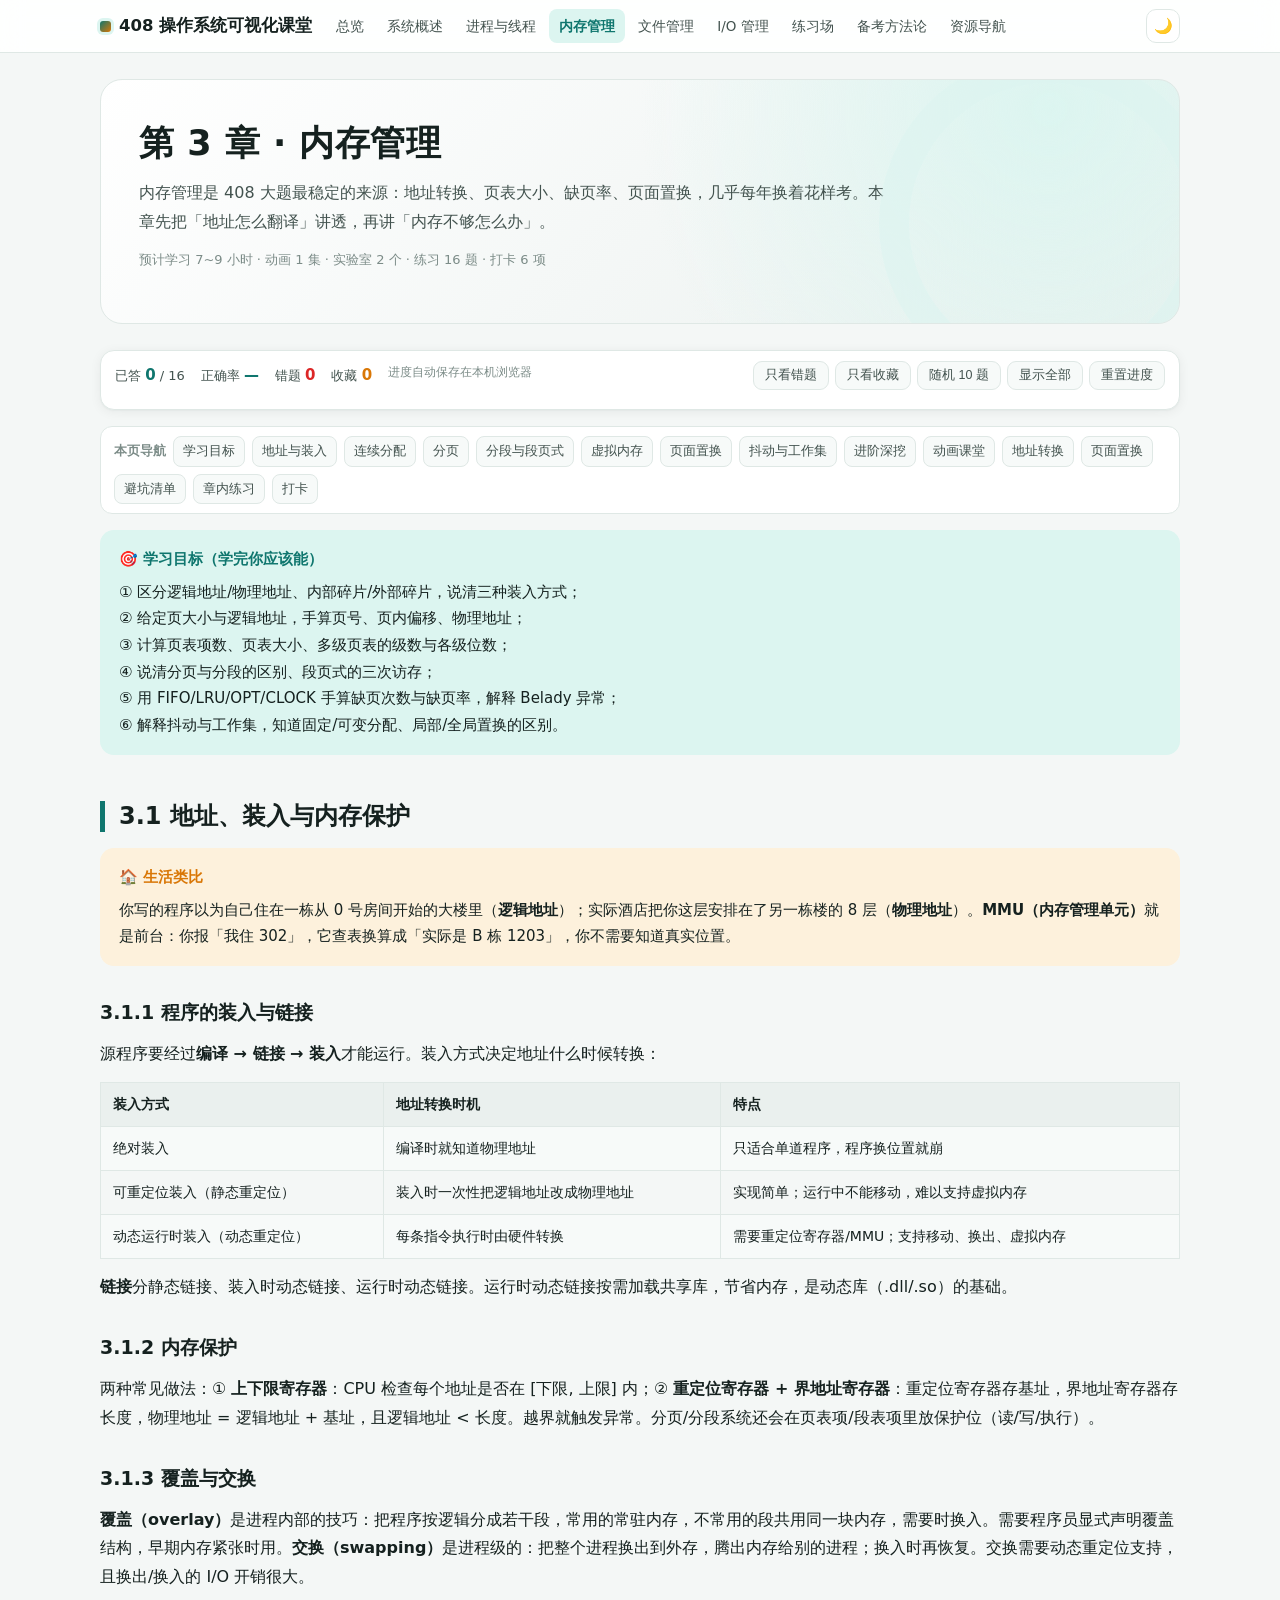
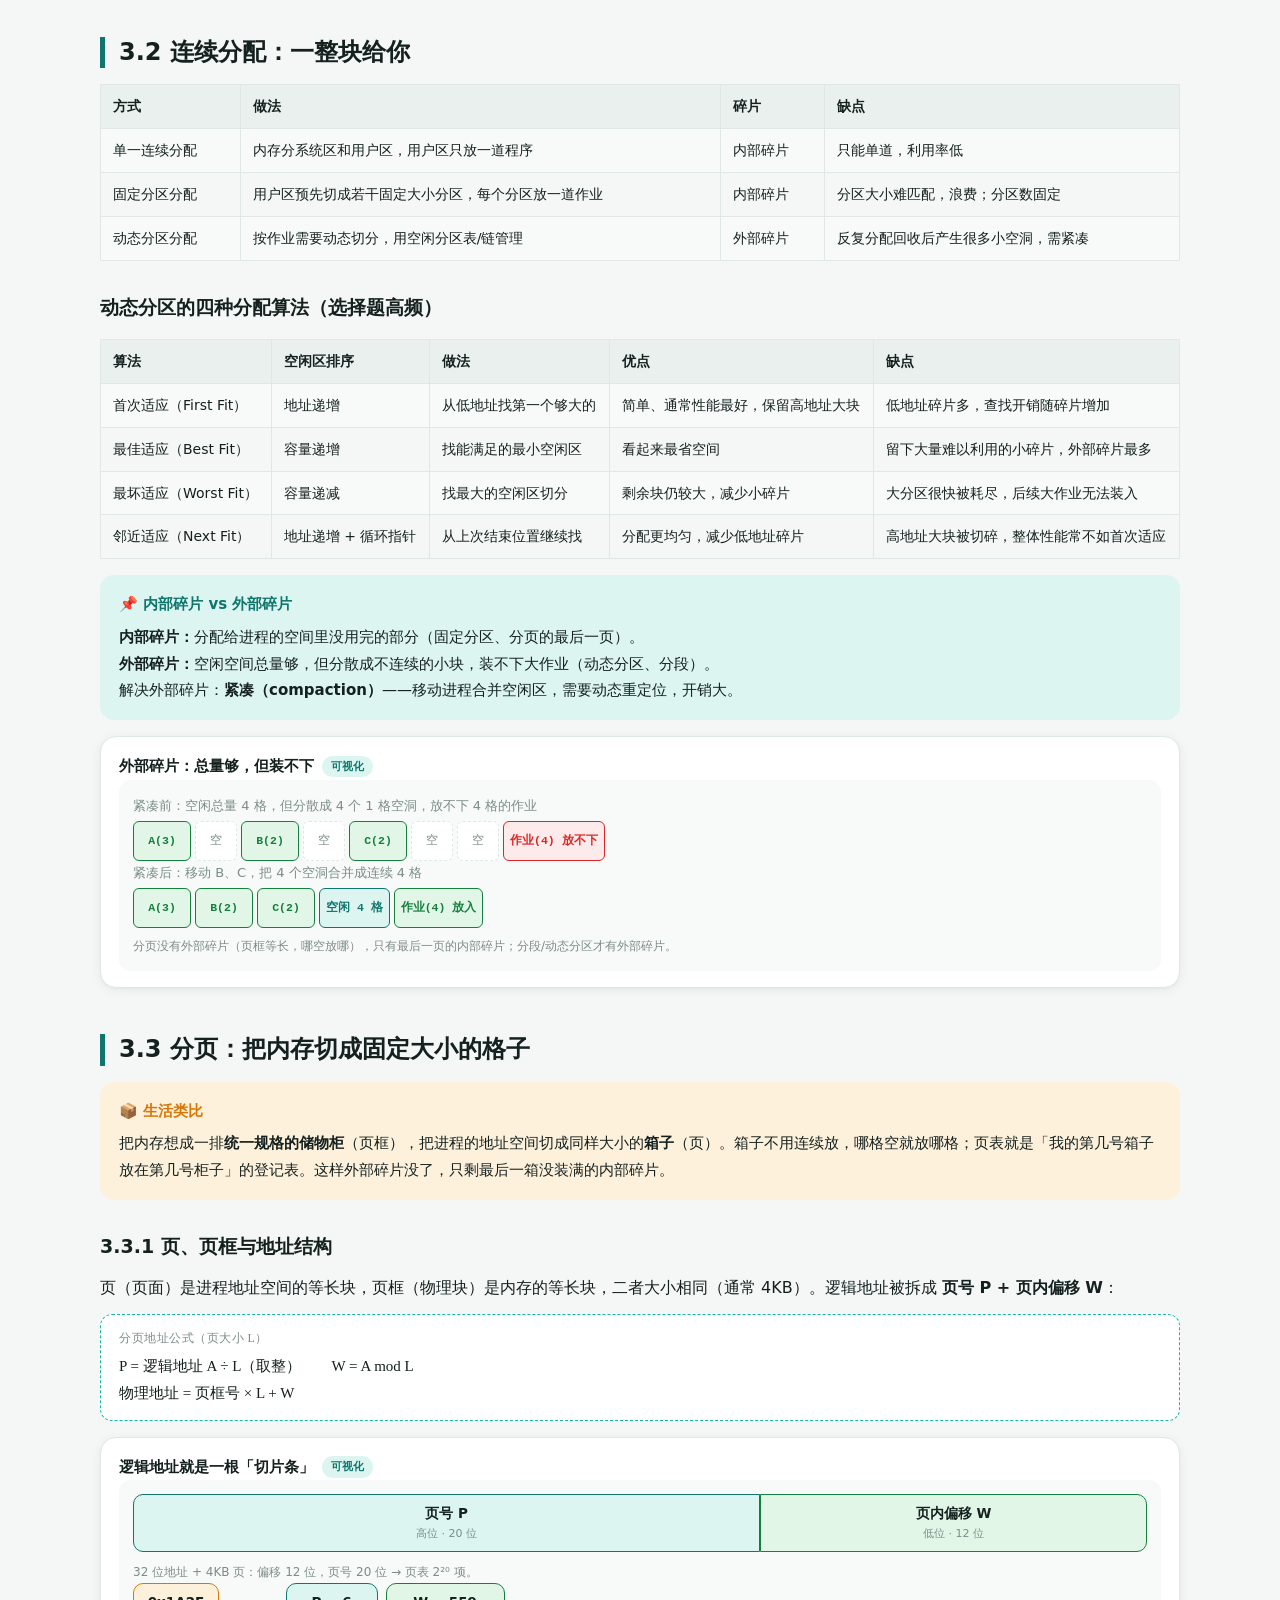
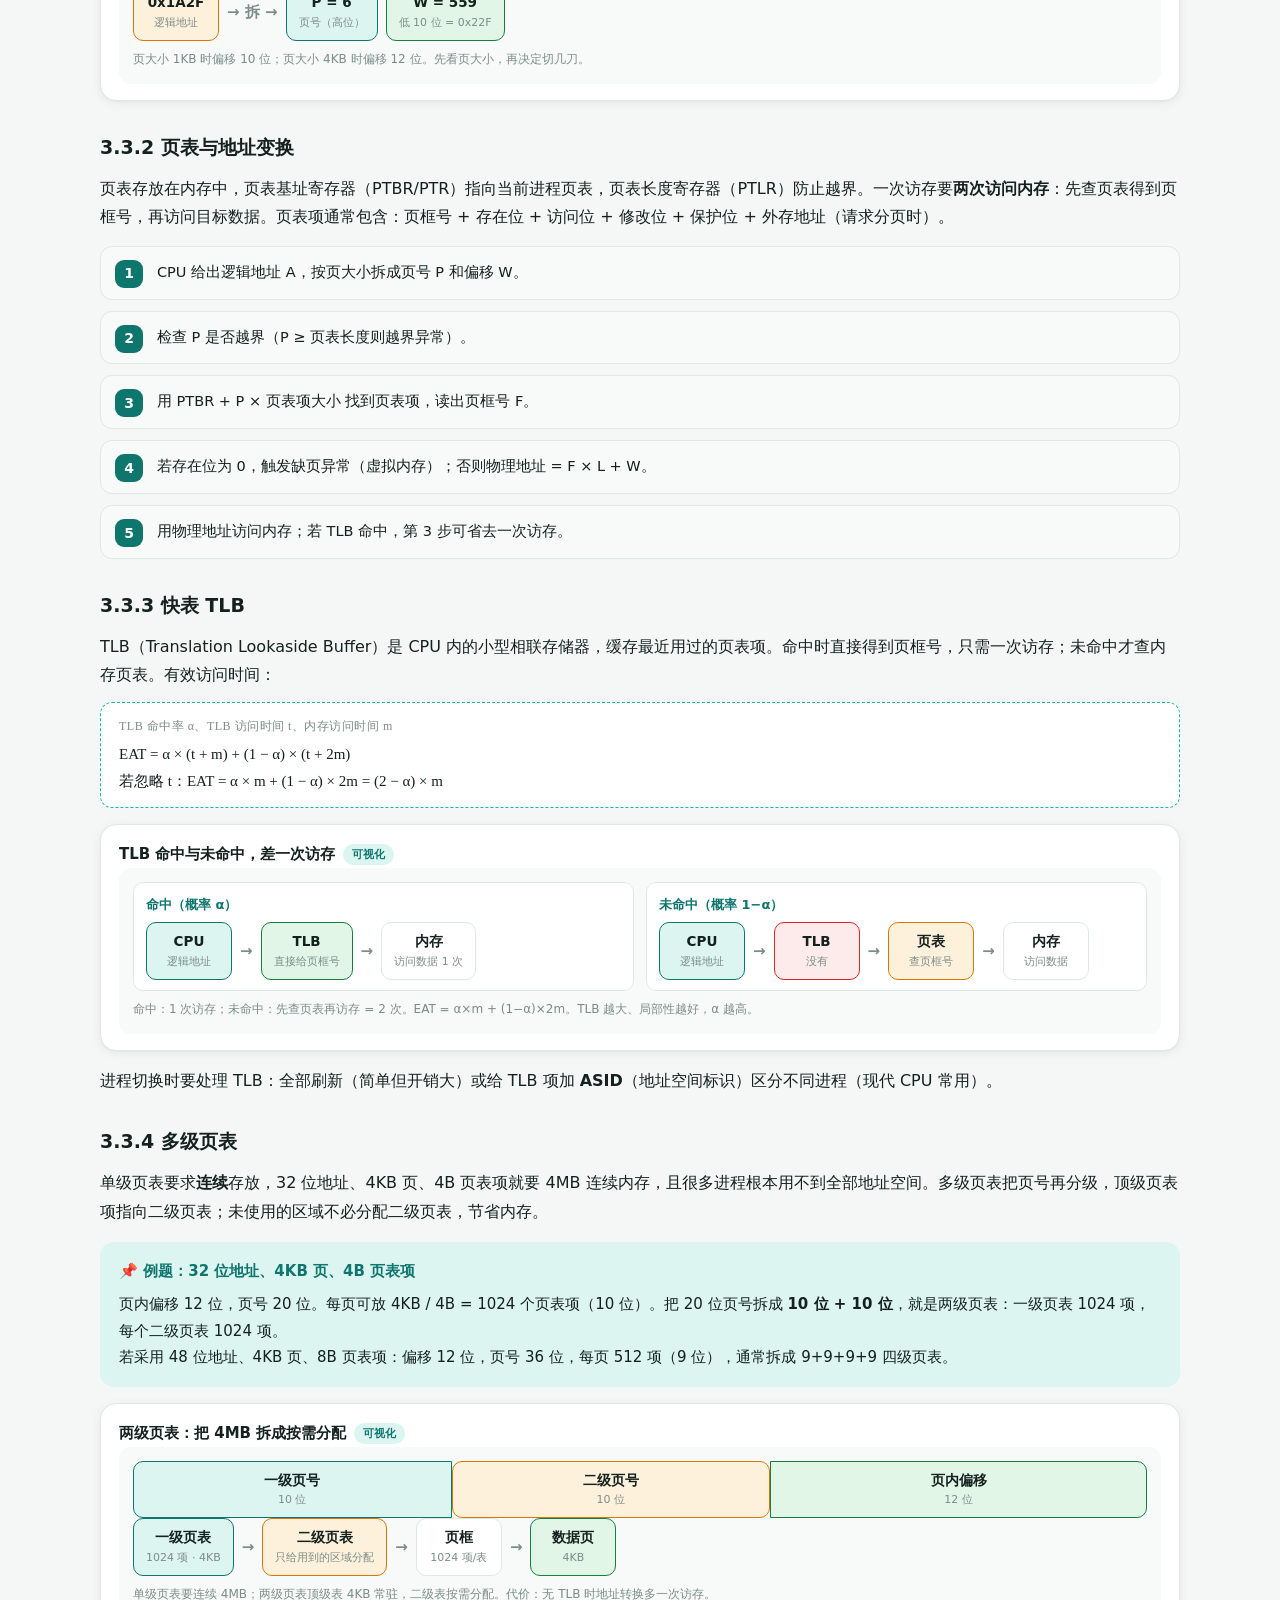
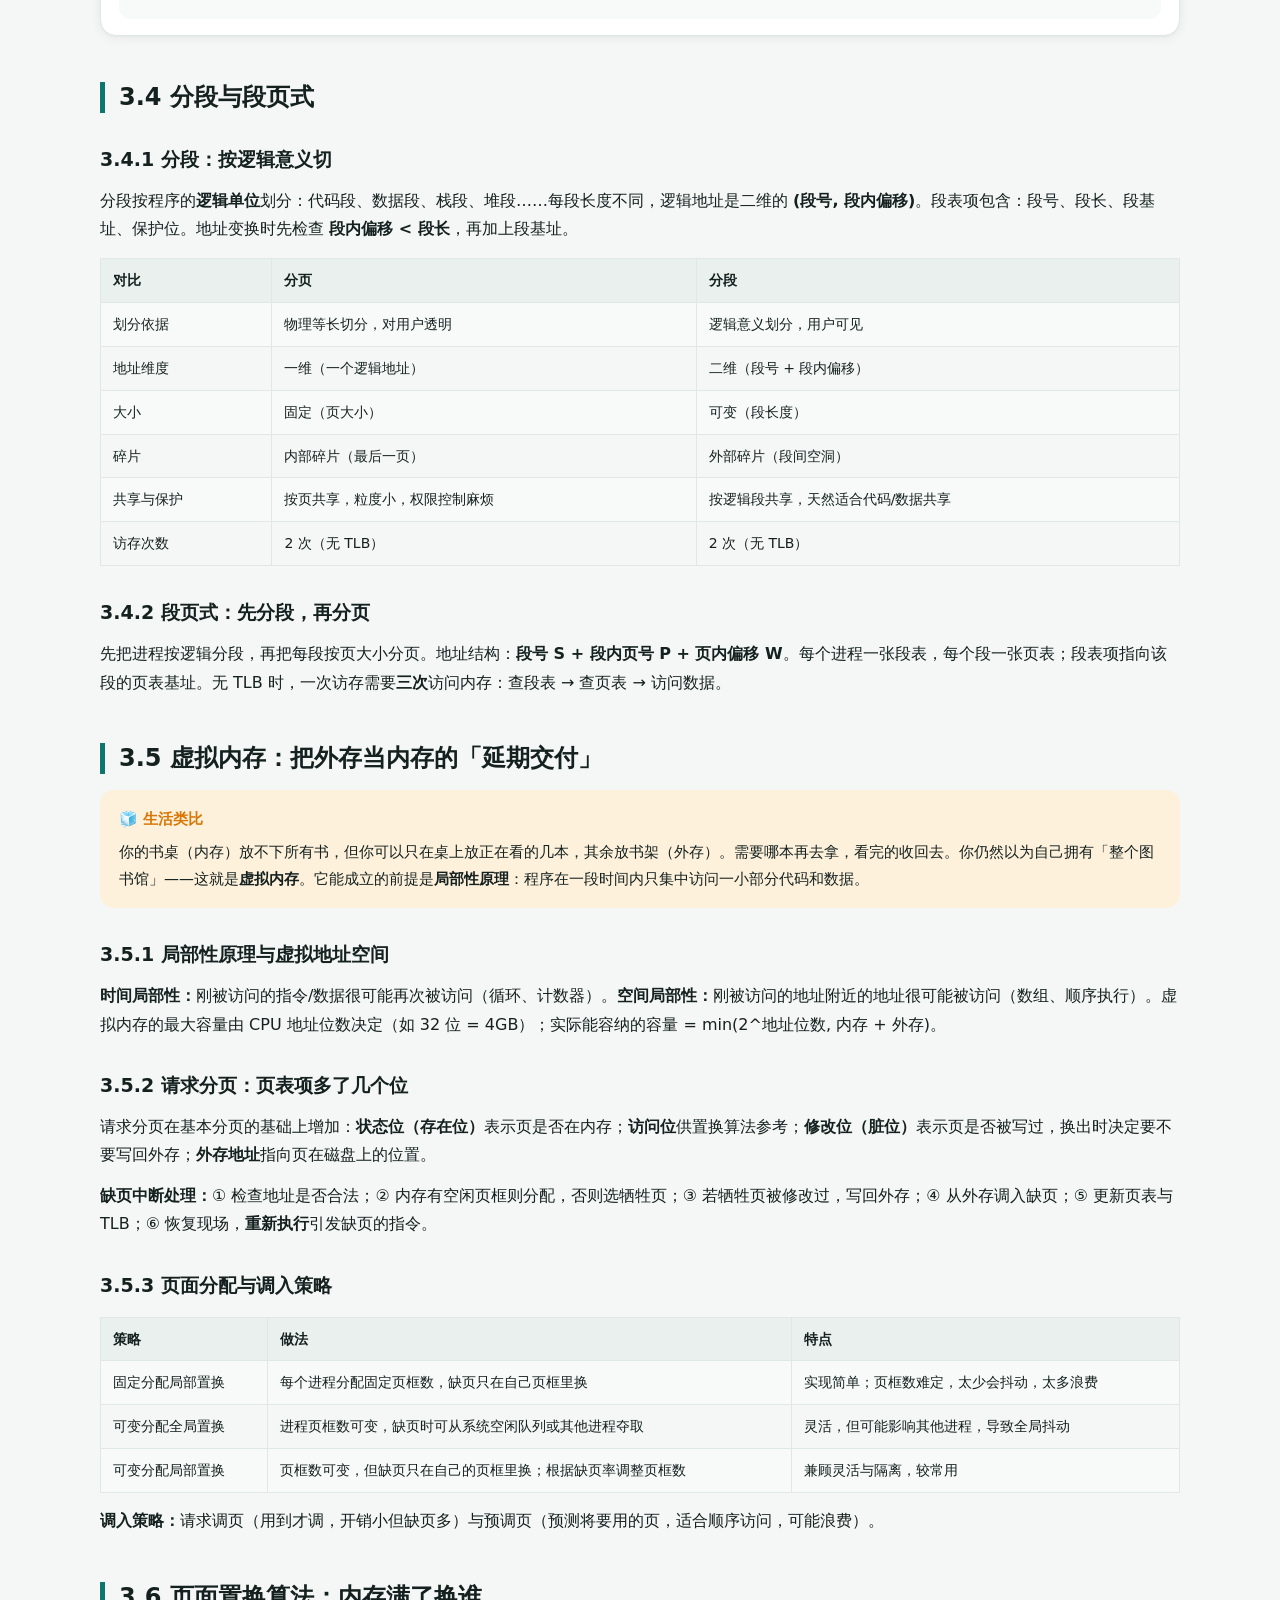
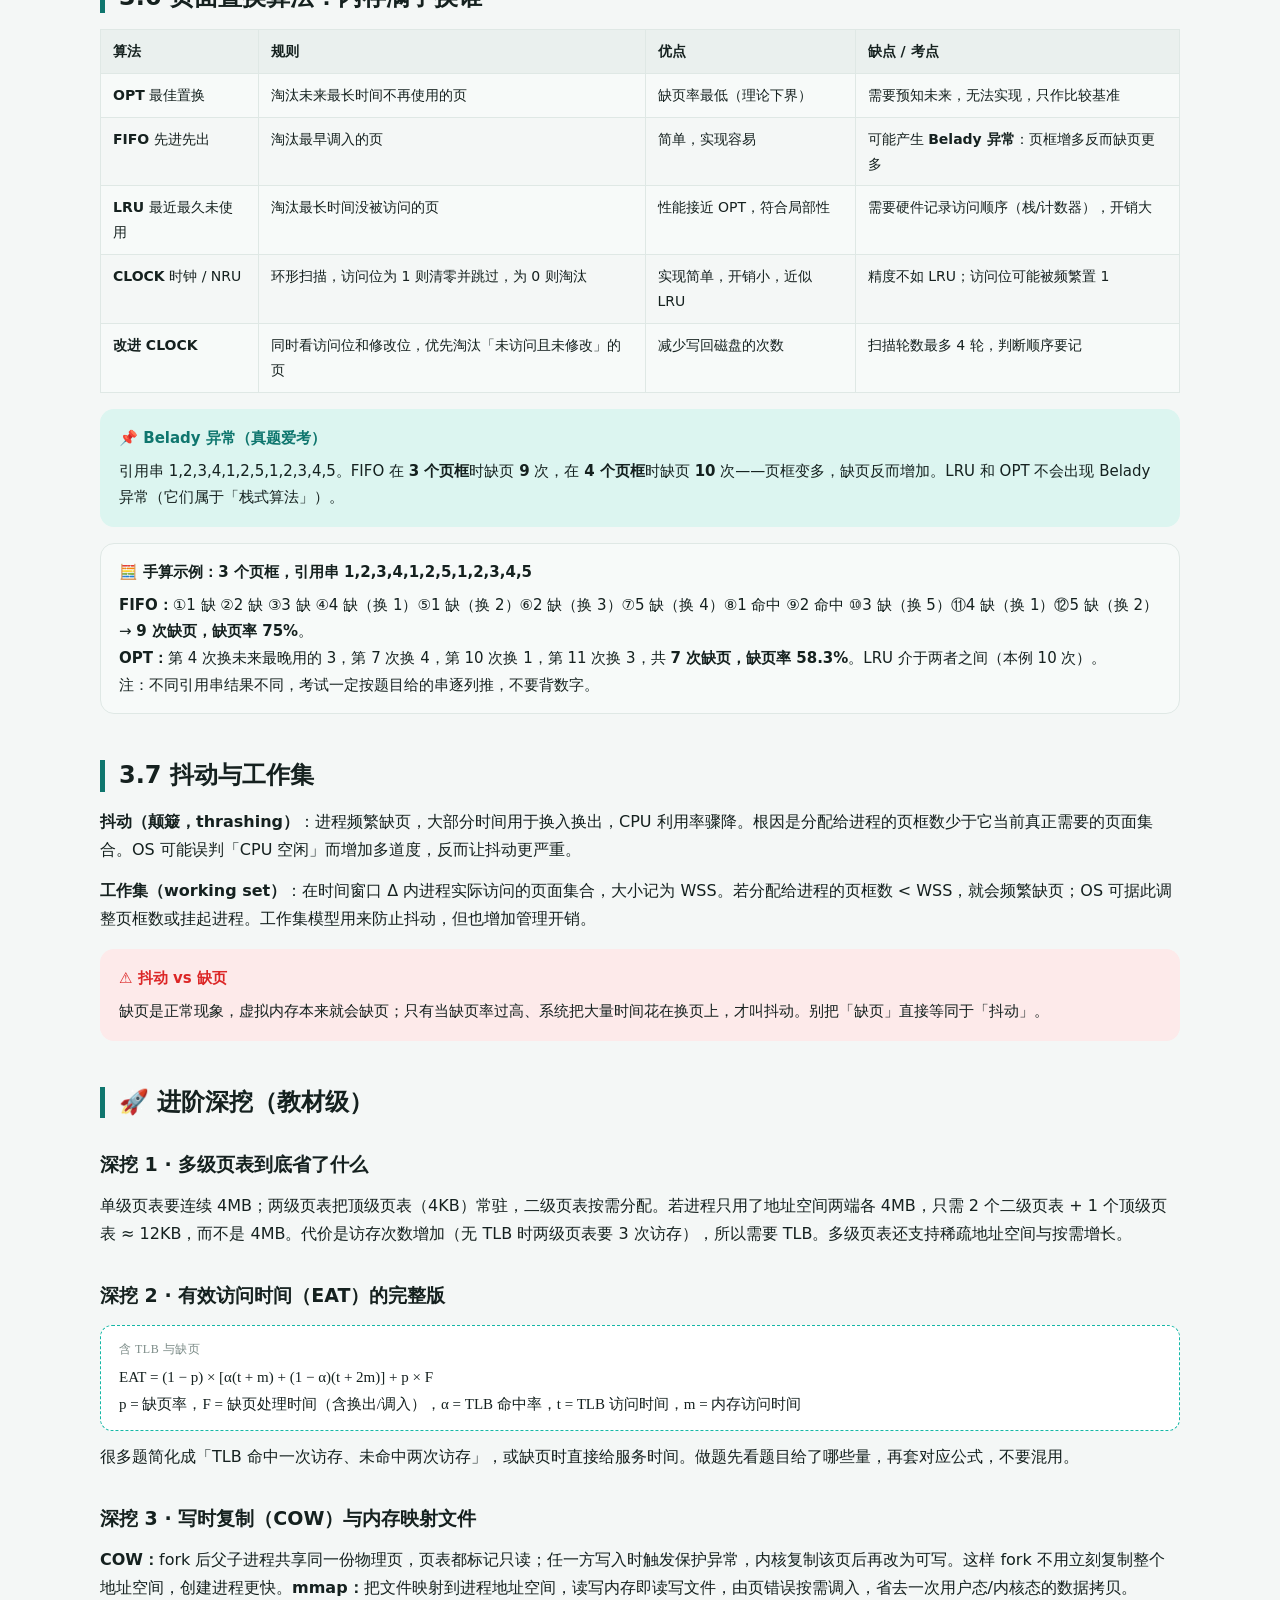
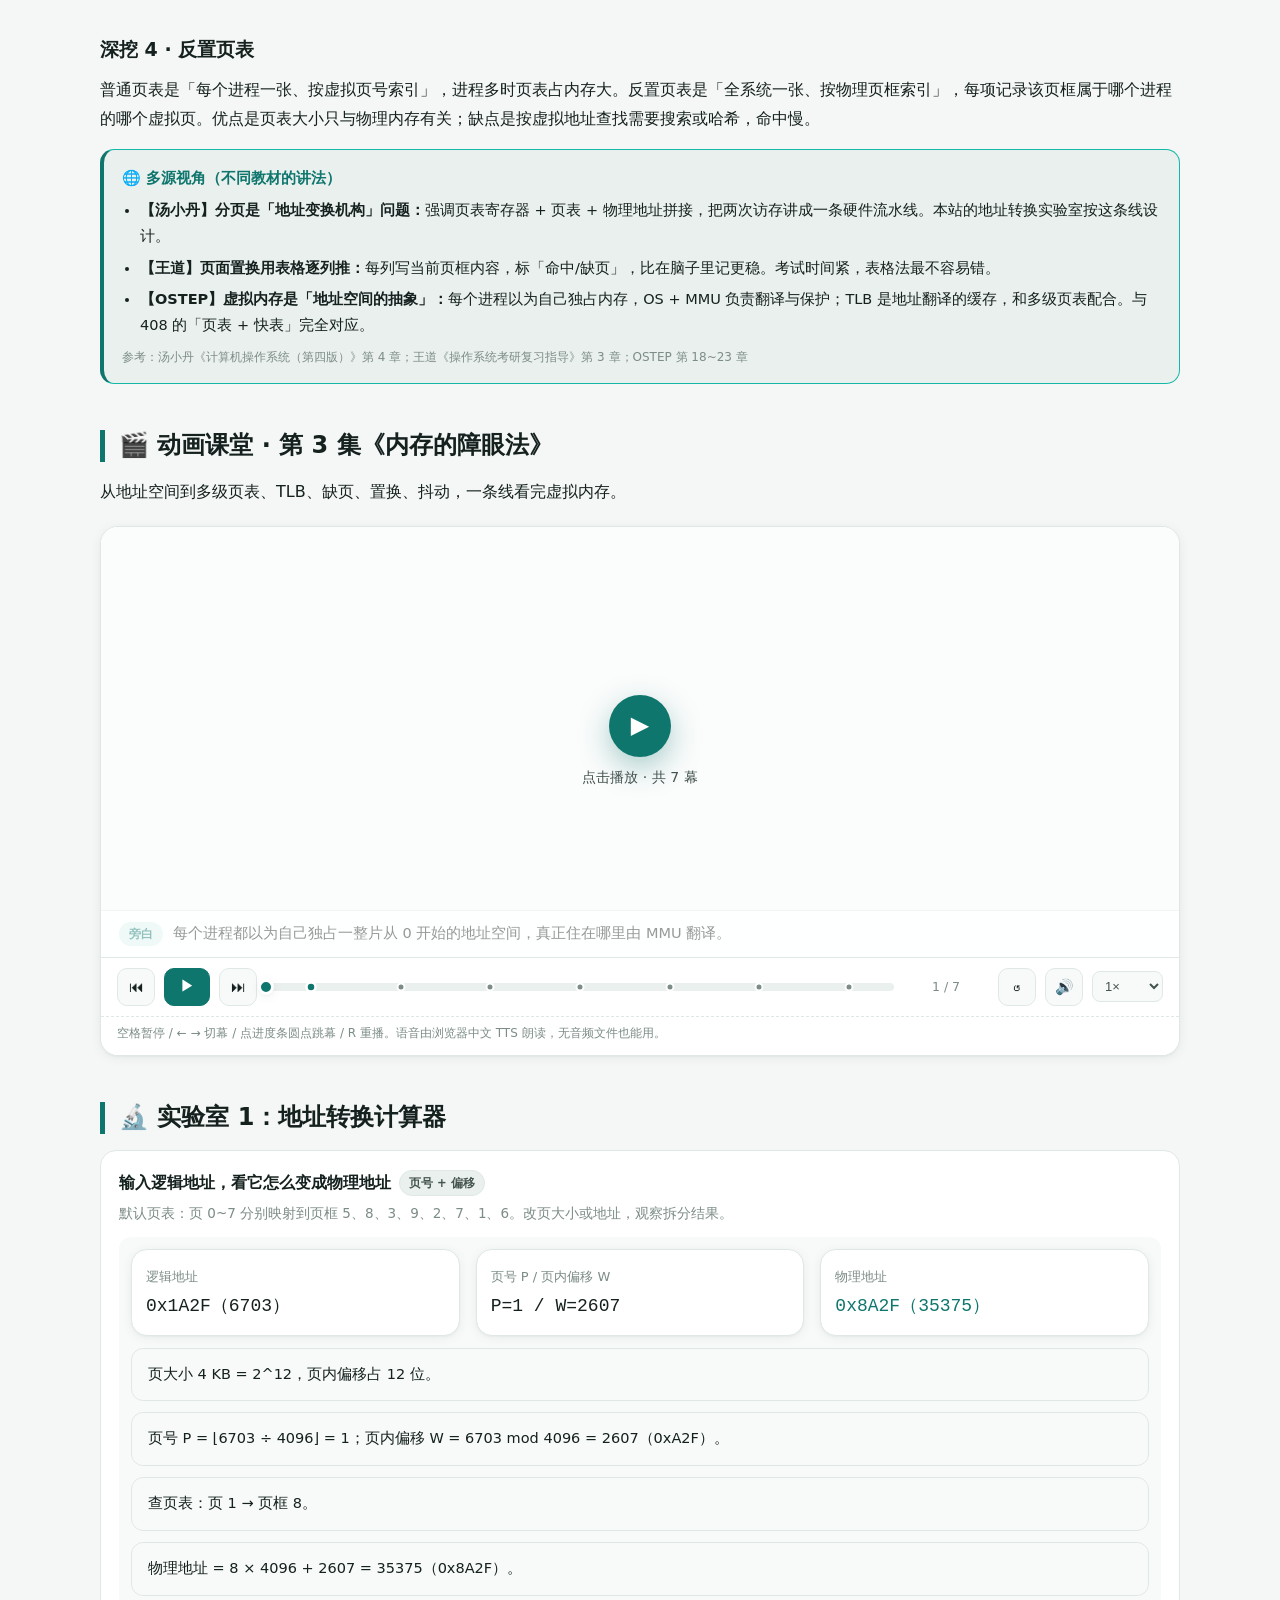
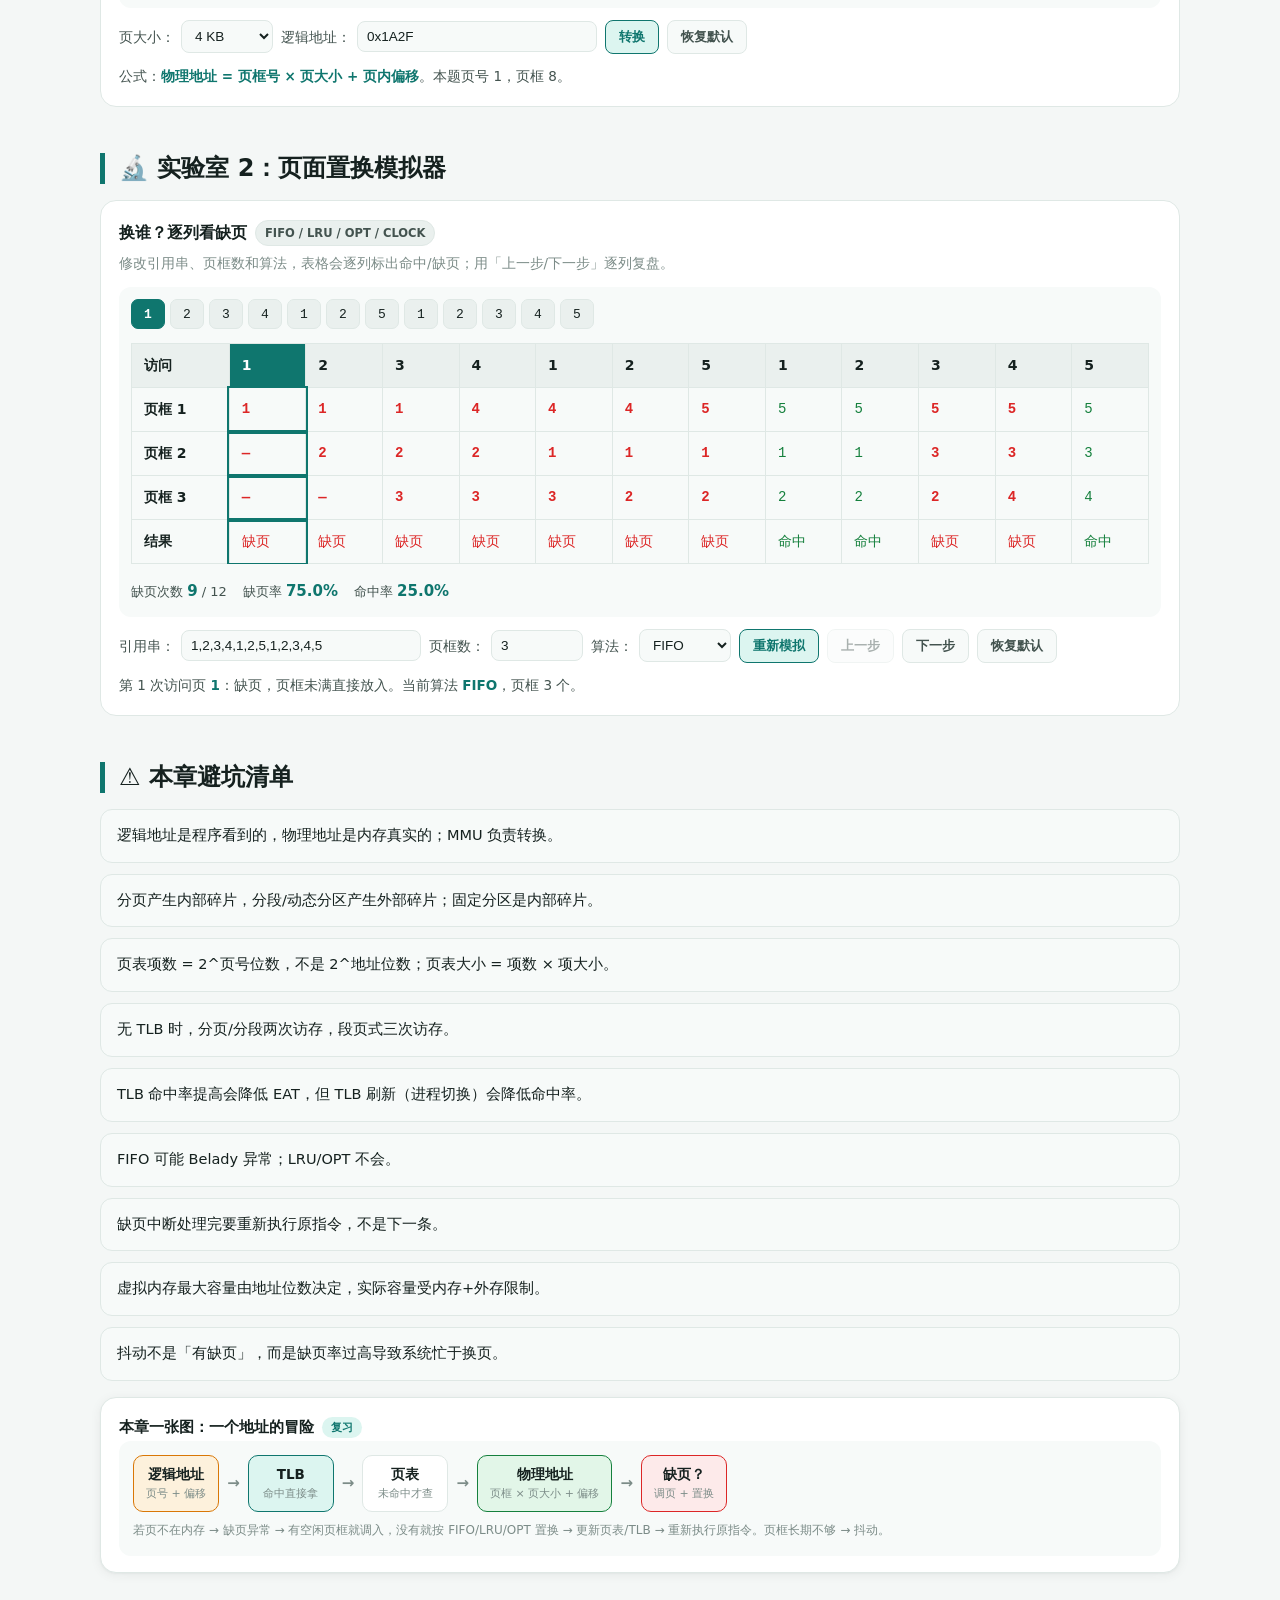
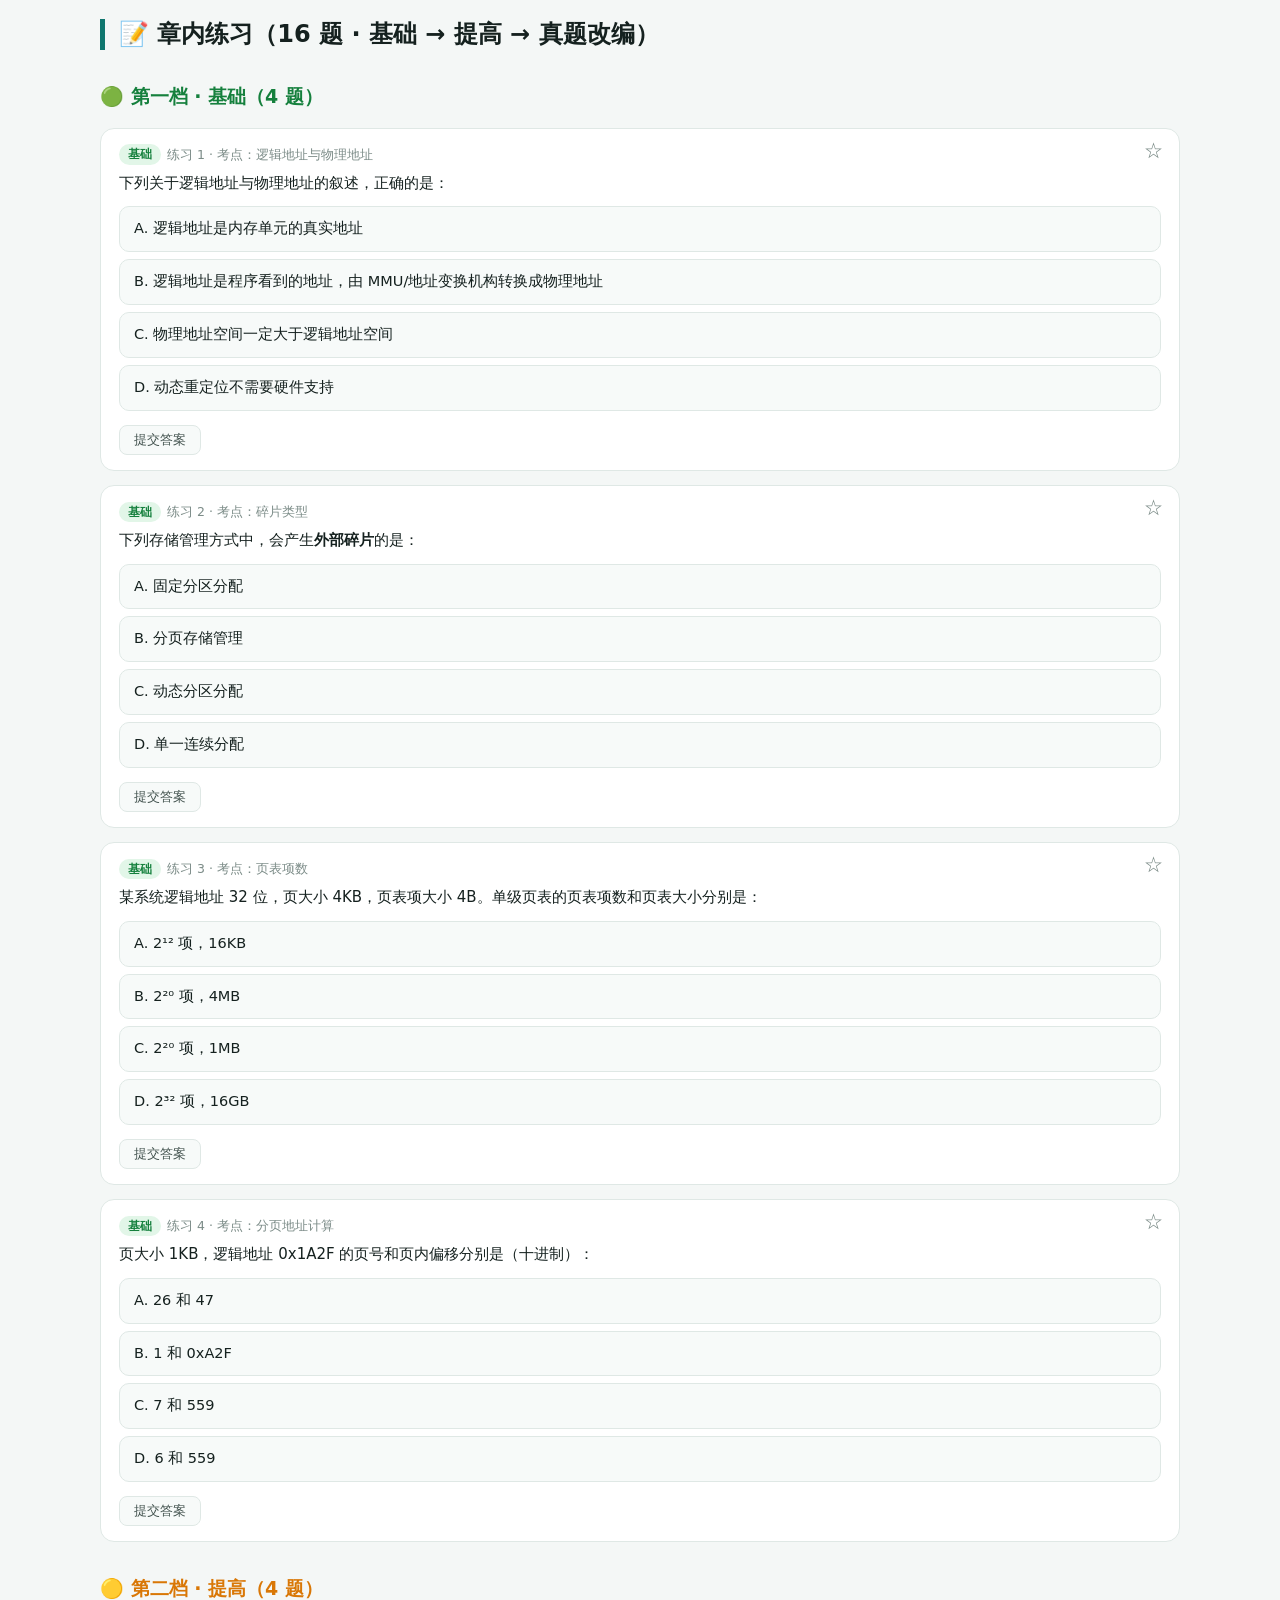
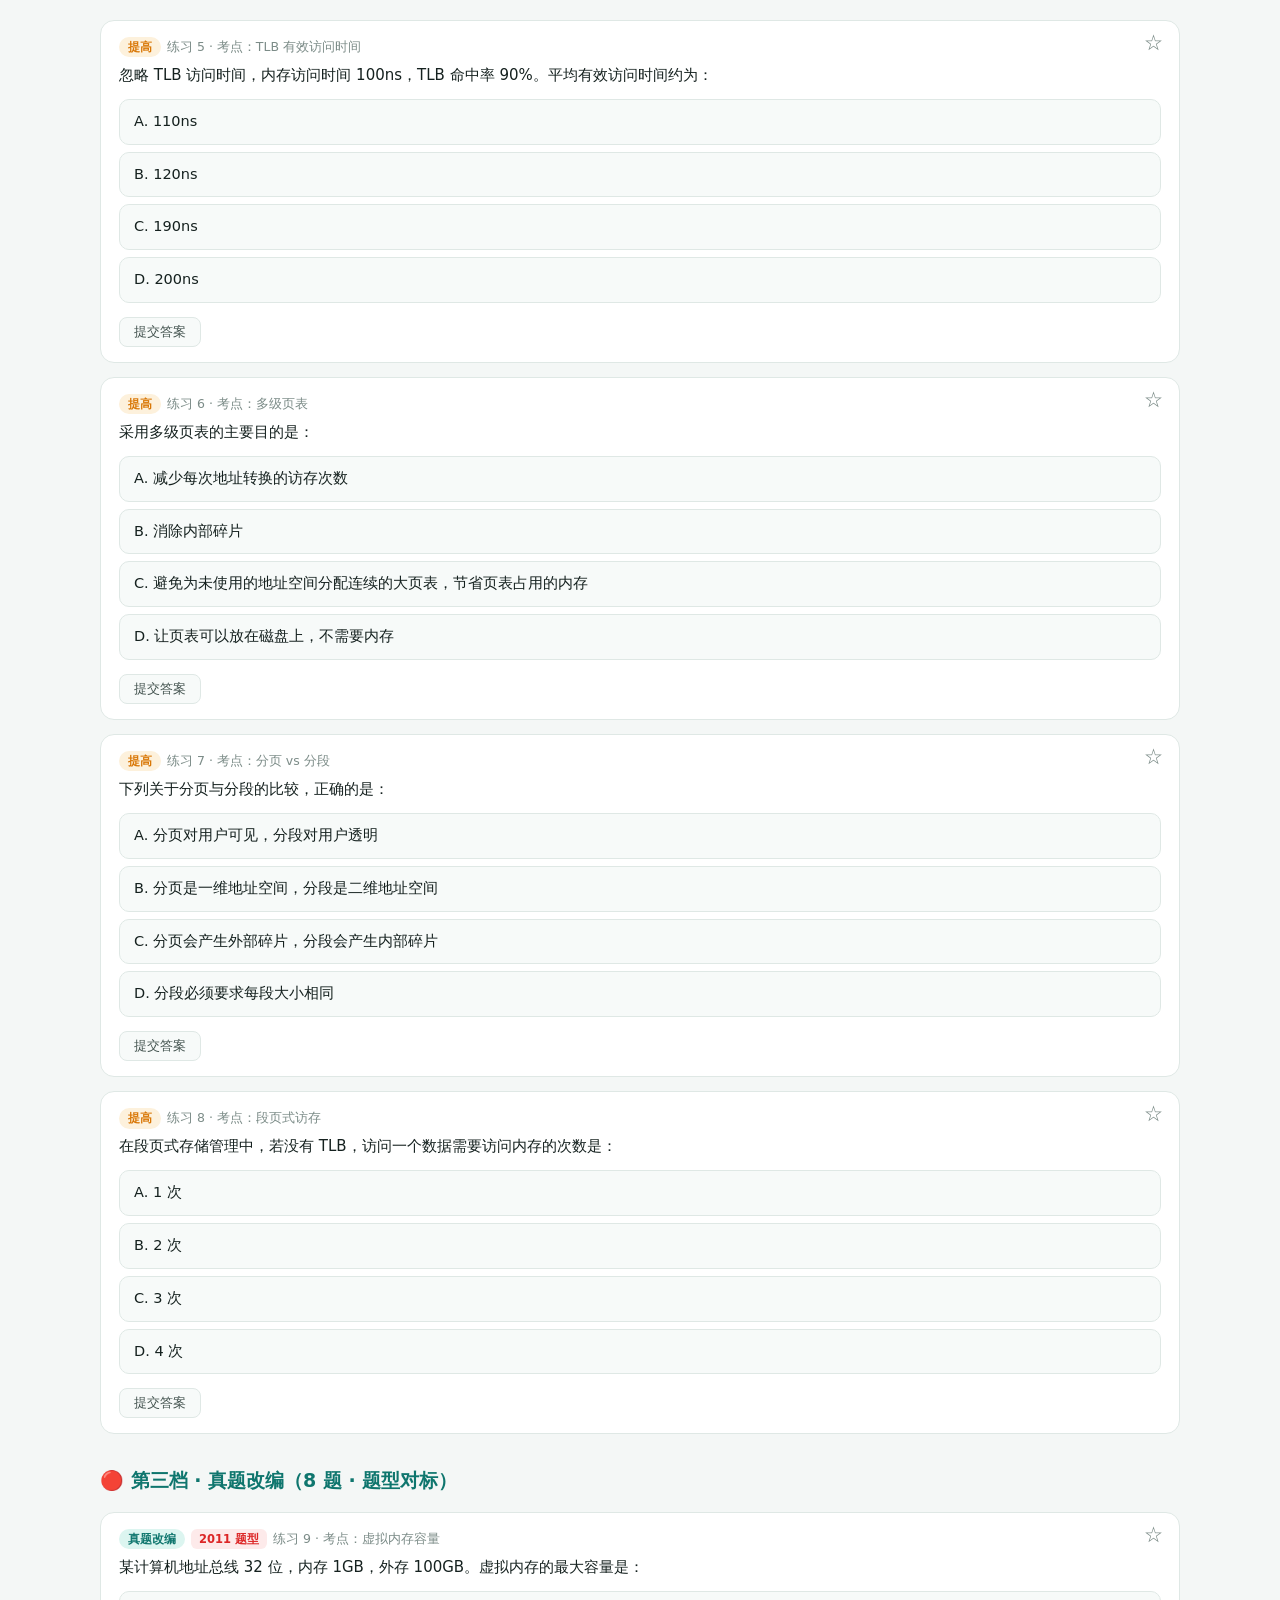
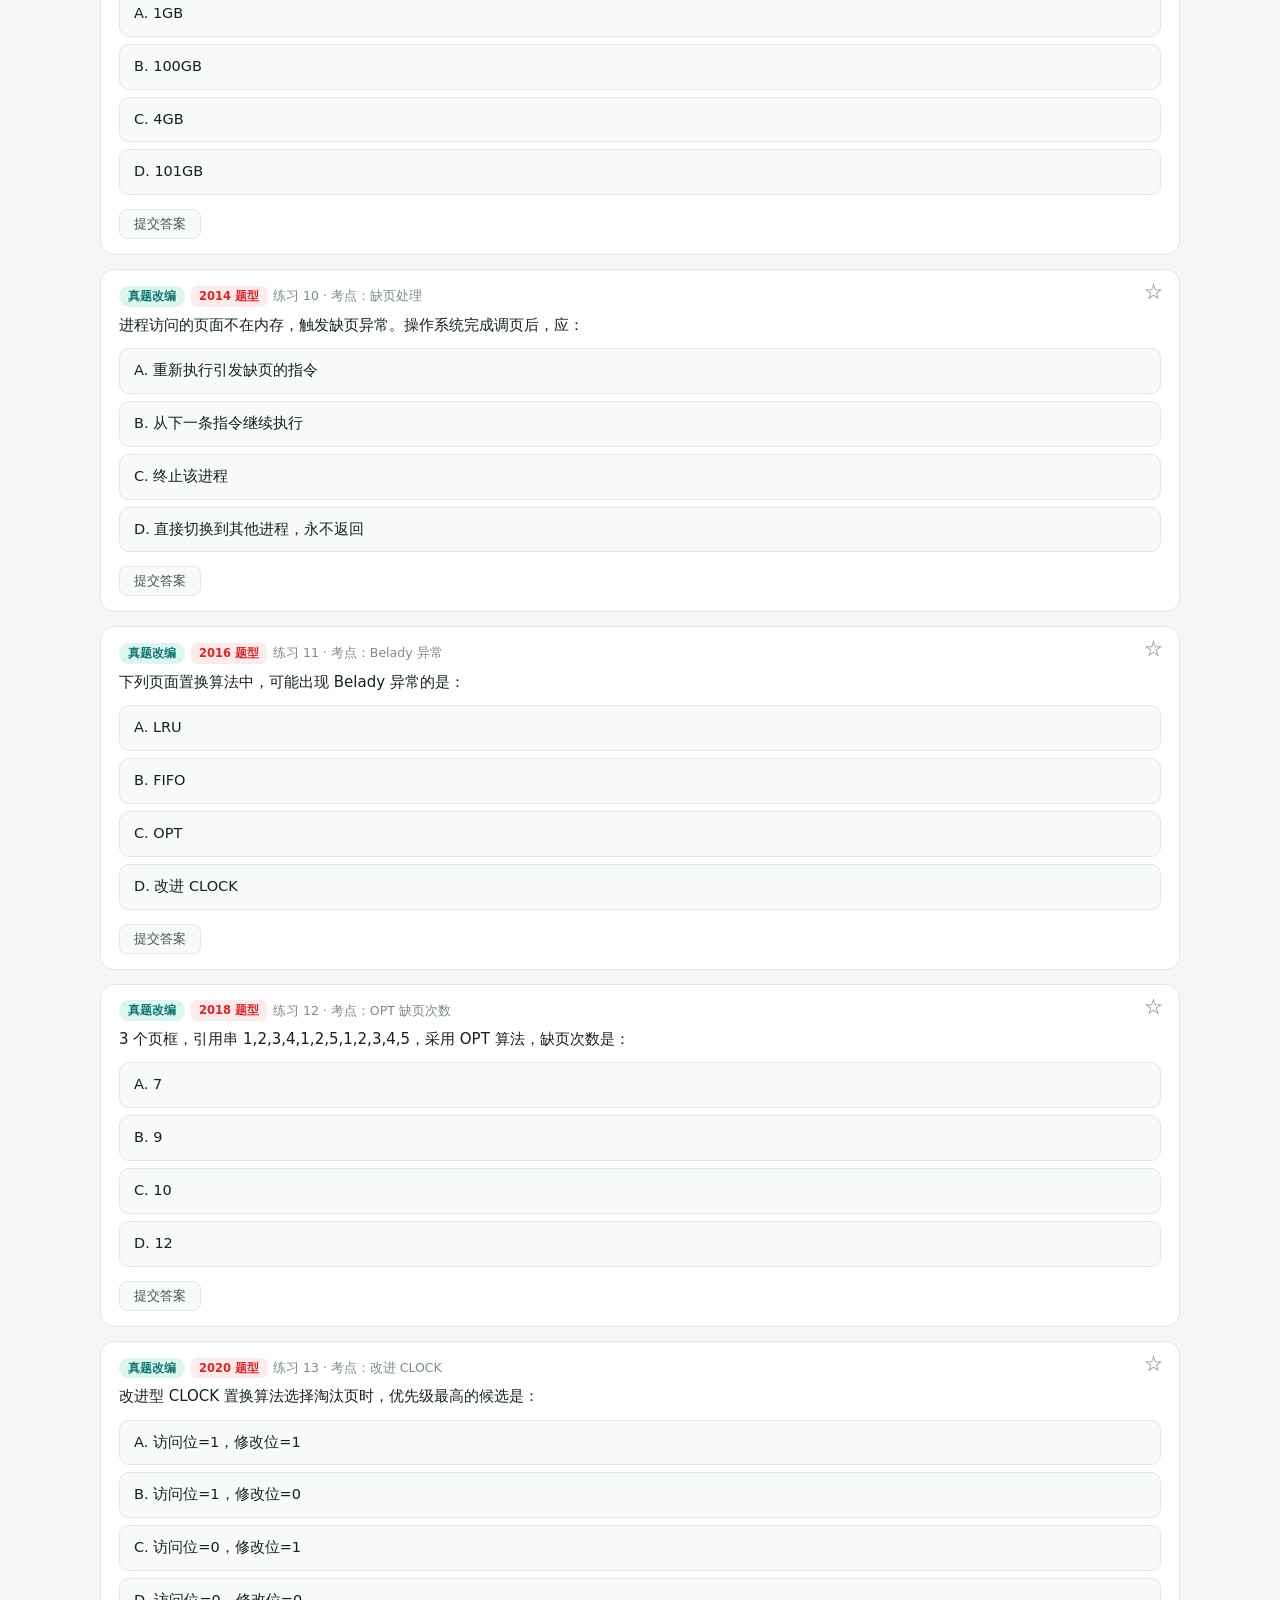
<file: ch03.html>
<!DOCTYPE html>
<html lang="zh-CN" data-theme="light">
<head>
<meta charset="UTF-8">
<meta name="viewport" content="width=device-width, initial-scale=1.0">
<title>第 3 章 内存管理 · 408 操作系统可视化课堂</title>
<link rel="stylesheet" href="assets/style.css">
</head>
<body>
<nav class="topbar"><div class="topbar-inner">
  <a class="logo" href="index.html"><span class="dot"></span>408 操作系统可视化课堂</a>
  <div class="nav-links">
    <a href="index.html">总览</a><a href="ch01.html">系统概述</a><a href="ch02.html">进程与线程</a><a href="ch03.html">内存管理</a><a href="ch04.html">文件管理</a><a href="ch05.html">I/O 管理</a><a href="practice.html">练习场</a><a href="method.html">备考方法论</a><a href="resources.html">资源导航</a>
  </div>
  <button class="theme-btn" title="切换明暗主题">🌙</button>
</div></nav>

<div class="wrap">
  <div class="hero">
    <h1>第 3 章 · 内存管理</h1>
    <p>内存管理是 408 大题最稳定的来源：地址转换、页表大小、缺页率、页面置换，几乎每年换着花样考。本章先把「地址怎么翻译」讲透，再讲「内存不够怎么办」。</p>
    <p class="tagline">预计学习 7~9 小时 · 动画 1 集 · 实验室 2 个 · 练习 16 题 · 打卡 6 项</p>
  </div>

  <div class="toc"><span class="toc-label">本页导航</span><a href="#goal">学习目标</a><a href="#s1">地址与装入</a><a href="#s2">连续分配</a><a href="#s3">分页</a><a href="#s4">分段与段页式</a><a href="#s5">虚拟内存</a><a href="#s6">页面置换</a><a href="#s7">抖动与工作集</a><a href="#deep">进阶深挖</a><a href="#lesson">动画课堂</a><a href="#lab1">地址转换</a><a href="#lab2">页面置换</a><a href="#pit">避坑清单</a><a href="#quiz">章内练习</a><a href="#ck">打卡</a></div>

  <div class="callout exam" id="goal"><div class="co-title">🎯 学习目标（学完你应该能）</div>
  ① 区分逻辑地址/物理地址、内部碎片/外部碎片，说清三种装入方式；<br>
  ② 给定页大小与逻辑地址，手算页号、页内偏移、物理地址；<br>
  ③ 计算页表项数、页表大小、多级页表的级数与各级位数；<br>
  ④ 说清分页与分段的区别、段页式的三次访存；<br>
  ⑤ 用 FIFO/LRU/OPT/CLOCK 手算缺页次数与缺页率，解释 Belady 异常；<br>
  ⑥ 解释抖动与工作集，知道固定/可变分配、局部/全局置换的区别。</div>

  <h2 class="sec" id="s1">3.1 地址、装入与内存保护</h2>
  <div class="callout life"><div class="co-title">🏠 生活类比</div>
  你写的程序以为自己住在一栋从 0 号房间开始的大楼里（<b>逻辑地址</b>）；实际酒店把你这层安排在了另一栋楼的 8 层（<b>物理地址</b>）。<b>MMU（内存管理单元）</b>就是前台：你报「我住 302」，它查表换算成「实际是 B 栋 1203」，你不需要知道真实位置。</div>

  <h3 class="sub">3.1.1 程序的装入与链接</h3>
  <p>源程序要经过<b>编译 → 链接 → 装入</b>才能运行。装入方式决定地址什么时候转换：</p>
  <div class="tbl-wrap">
    <table class="tbl">
      <tr><th>装入方式</th><th>地址转换时机</th><th>特点</th></tr>
      <tr><td>绝对装入</td><td>编译时就知道物理地址</td><td>只适合单道程序，程序换位置就崩</td></tr>
      <tr><td>可重定位装入（静态重定位）</td><td>装入时一次性把逻辑地址改成物理地址</td><td>实现简单；运行中不能移动，难以支持虚拟内存</td></tr>
      <tr><td>动态运行时装入（动态重定位）</td><td>每条指令执行时由硬件转换</td><td>需要重定位寄存器/MMU；支持移动、换出、虚拟内存</td></tr>
    </table>
  </div>
  <p><b>链接</b>分静态链接、装入时动态链接、运行时动态链接。运行时动态链接按需加载共享库，节省内存，是动态库（.dll/.so）的基础。</p>

  <h3 class="sub">3.1.2 内存保护</h3>
  <p>两种常见做法：① <b>上下限寄存器</b>：CPU 检查每个地址是否在 [下限, 上限] 内；② <b>重定位寄存器 + 界地址寄存器</b>：重定位寄存器存基址，界地址寄存器存长度，物理地址 = 逻辑地址 + 基址，且逻辑地址 &lt; 长度。越界就触发异常。分页/分段系统还会在页表项/段表项里放保护位（读/写/执行）。</p>

  <h3 class="sub">3.1.3 覆盖与交换</h3>
  <p><b>覆盖（overlay）</b>是进程内部的技巧：把程序按逻辑分成若干段，常用的常驻内存，不常用的段共用同一块内存，需要时换入。需要程序员显式声明覆盖结构，早期内存紧张时用。<b>交换（swapping）</b>是进程级的：把整个进程换出到外存，腾出内存给别的进程；换入时再恢复。交换需要动态重定位支持，且换出/换入的 I/O 开销很大。</p>

  <h2 class="sec" id="s2">3.2 连续分配：一整块给你</h2>
  <div class="tbl-wrap">
    <table class="tbl">
      <tr><th>方式</th><th>做法</th><th>碎片</th><th>缺点</th></tr>
      <tr><td>单一连续分配</td><td>内存分系统区和用户区，用户区只放一道程序</td><td>内部碎片</td><td>只能单道，利用率低</td></tr>
      <tr><td>固定分区分配</td><td>用户区预先切成若干固定大小分区，每个分区放一道作业</td><td>内部碎片</td><td>分区大小难匹配，浪费；分区数固定</td></tr>
      <tr><td>动态分区分配</td><td>按作业需要动态切分，用空闲分区表/链管理</td><td>外部碎片</td><td>反复分配回收后产生很多小空洞，需紧凑</td></tr>
    </table>
  </div>

  <h3 class="sub">动态分区的四种分配算法（选择题高频）</h3>
  <div class="tbl-wrap">
    <table class="tbl">
      <tr><th>算法</th><th>空闲区排序</th><th>做法</th><th>优点</th><th>缺点</th></tr>
      <tr><td>首次适应（First Fit）</td><td>地址递增</td><td>从低地址找第一个够大的</td><td>简单、通常性能最好，保留高地址大块</td><td>低地址碎片多，查找开销随碎片增加</td></tr>
      <tr><td>最佳适应（Best Fit）</td><td>容量递增</td><td>找能满足的最小空闲区</td><td>看起来最省空间</td><td>留下大量难以利用的小碎片，外部碎片最多</td></tr>
      <tr><td>最坏适应（Worst Fit）</td><td>容量递减</td><td>找最大的空闲区切分</td><td>剩余块仍较大，减少小碎片</td><td>大分区很快被耗尽，后续大作业无法装入</td></tr>
      <tr><td>邻近适应（Next Fit）</td><td>地址递增 + 循环指针</td><td>从上次结束位置继续找</td><td>分配更均匀，减少低地址碎片</td><td>高地址大块被切碎，整体性能常不如首次适应</td></tr>
    </table>
  </div>
  <div class="callout exam"><div class="co-title">📌 内部碎片 vs 外部碎片</div>
  <b>内部碎片：</b>分配给进程的空间里没用完的部分（固定分区、分页的最后一页）。<br>
  <b>外部碎片：</b>空闲空间总量够，但分散成不连续的小块，装不下大作业（动态分区、分段）。<br>
  解决外部碎片：<b>紧凑（compaction）</b>——移动进程合并空闲区，需要动态重定位，开销大。</div>

  <div class="viz">
    <div class="viz-head"><span class="viz-title">外部碎片：总量够，但装不下</span><span class="viz-tag">可视化</span></div>
    <div class="viz-body">
      <div class="small muted" style="margin-bottom:4px">紧凑前：空闲总量 4 格，但分散成 4 个 1 格空洞，放不下 4 格的作业</div>
      <div class="vblocks">
        <div class="vblock ok lg">A(3)</div>
        <div class="vblock hole">空</div>
        <div class="vblock ok lg">B(2)</div>
        <div class="vblock hole">空</div>
        <div class="vblock ok lg">C(2)</div>
        <div class="vblock hole">空</div>
        <div class="vblock hole">空</div>
        <div class="vblock warn lg">作业(4) 放不下</div>
      </div>
      <div class="vsplit-line"></div>
      <div class="small muted" style="margin-bottom:4px">紧凑后：移动 B、C，把 4 个空洞合并成连续 4 格</div>
      <div class="vblocks">
        <div class="vblock ok lg">A(3)</div>
        <div class="vblock ok lg">B(2)</div>
        <div class="vblock ok lg">C(2)</div>
        <div class="vblock on lg">空闲 4 格</div>
        <div class="vblock ok lg">作业(4) 放入</div>
      </div>
      <div class="viz-note">分页没有外部碎片（页框等长，哪空放哪），只有最后一页的内部碎片；分段/动态分区才有外部碎片。</div>
    </div>
  </div>

  <h2 class="sec" id="s3">3.3 分页：把内存切成固定大小的格子</h2>
  <div class="callout life"><div class="co-title">📦 生活类比</div>
  把内存想成一排<b>统一规格的储物柜</b>（页框），把进程的地址空间切成同样大小的<b>箱子</b>（页）。箱子不用连续放，哪格空就放哪格；页表就是「我的第几号箱子放在第几号柜子」的登记表。这样外部碎片没了，只剩最后一箱没装满的内部碎片。</div>

  <h3 class="sub">3.3.1 页、页框与地址结构</h3>
  <p>页（页面）是进程地址空间的等长块，页框（物理块）是内存的等长块，二者大小相同（通常 4KB）。逻辑地址被拆成 <b>页号 P + 页内偏移 W</b>：</p>
  <div class="formula"><span class="fx-label">分页地址公式（页大小 L）</span>
  P = 逻辑地址 A ÷ L（取整）　　W = A mod L<br>
  物理地址 = 页框号 × L + W</div>

  <div class="viz">
    <div class="viz-head"><span class="viz-title">逻辑地址就是一根「切片条」</span><span class="viz-tag">可视化</span></div>
    <div class="viz-body">
      <div class="vflow" style="gap:0;align-items:stretch">
        <div class="vbox hot" style="flex:20;border-radius:10px 0 0 10px"><b>页号 P</b><small>高位 · 20 位</small></div>
        <div class="vbox ok" style="flex:12;border-radius:0 10px 10px 0"><b>页内偏移 W</b><small>低位 · 12 位</small></div>
      </div>
      <div class="viz-note" style="margin-top:10px">32 位地址 + 4KB 页：偏移 12 位，页号 20 位 → 页表 2²⁰ 项。</div>
      <div class="vsplit-line"></div>
      <div class="vflow">
        <div class="vbox accent"><b>0x1A2F</b><small>逻辑地址</small></div>
        <span class="varrow">→ 拆 →</span>
        <div class="vbox hot"><b>P = 6</b><small>页号（高位）</small></div>
        <div class="vbox ok"><b>W = 559</b><small>低 10 位 = 0x22F</small></div>
      </div>
      <div class="viz-note">页大小 1KB 时偏移 10 位；页大小 4KB 时偏移 12 位。先看页大小，再决定切几刀。</div>
    </div>
  </div>

  <h3 class="sub">3.3.2 页表与地址变换</h3>
  <p>页表存放在内存中，页表基址寄存器（PTBR/PTR）指向当前进程页表，页表长度寄存器（PTLR）防止越界。一次访存要<b>两次访问内存</b>：先查页表得到页框号，再访问目标数据。页表项通常包含：页框号 + 存在位 + 访问位 + 修改位 + 保护位 + 外存地址（请求分页时）。</p>
  <div class="steps">
    <div class="step">CPU 给出逻辑地址 A，按页大小拆成页号 P 和偏移 W。</div>
    <div class="step">检查 P 是否越界（P ≥ 页表长度则越界异常）。</div>
    <div class="step">用 PTBR + P × 页表项大小 找到页表项，读出页框号 F。</div>
    <div class="step">若存在位为 0，触发缺页异常（虚拟内存）；否则物理地址 = F × L + W。</div>
    <div class="step">用物理地址访问内存；若 TLB 命中，第 3 步可省去一次访存。</div>
  </div>

  <h3 class="sub">3.3.3 快表 TLB</h3>
  <p>TLB（Translation Lookaside Buffer）是 CPU 内的小型相联存储器，缓存最近用过的页表项。命中时直接得到页框号，只需一次访存；未命中才查内存页表。有效访问时间：</p>
  <div class="formula"><span class="fx-label">TLB 命中率 α、TLB 访问时间 t、内存访问时间 m</span>
  EAT = α × (t + m) + (1 − α) × (t + 2m)<br>
  若忽略 t：EAT = α × m + (1 − α) × 2m = (2 − α) × m</div>

  <div class="viz">
    <div class="viz-head"><span class="viz-title">TLB 命中与未命中，差一次访存</span><span class="viz-tag">可视化</span></div>
    <div class="viz-body">
      <div class="vcompare">
        <div>
          <h5>命中（概率 α）</h5>
          <div class="vflow">
            <div class="vbox hot"><b>CPU</b><small>逻辑地址</small></div>
            <span class="varrow">→</span>
            <div class="vbox ok"><b>TLB</b><small>直接给页框号</small></div>
            <span class="varrow">→</span>
            <div class="vbox"><b>内存</b><small>访问数据 1 次</small></div>
          </div>
        </div>
        <div>
          <h5>未命中（概率 1−α）</h5>
          <div class="vflow">
            <div class="vbox hot"><b>CPU</b><small>逻辑地址</small></div>
            <span class="varrow">→</span>
            <div class="vbox warn"><b>TLB</b><small>没有</small></div>
            <span class="varrow">→</span>
            <div class="vbox accent"><b>页表</b><small>查页框号</small></div>
            <span class="varrow">→</span>
            <div class="vbox"><b>内存</b><small>访问数据</small></div>
          </div>
        </div>
      </div>
      <div class="viz-note">命中：1 次访存；未命中：先查页表再访存 = 2 次。EAT = α×m + (1−α)×2m。TLB 越大、局部性越好，α 越高。</div>
    </div>
  </div>

  <p>进程切换时要处理 TLB：全部刷新（简单但开销大）或给 TLB 项加 <b>ASID</b>（地址空间标识）区分不同进程（现代 CPU 常用）。</p>

  <h3 class="sub">3.3.4 多级页表</h3>
  <p>单级页表要求<b>连续</b>存放，32 位地址、4KB 页、4B 页表项就要 4MB 连续内存，且很多进程根本用不到全部地址空间。多级页表把页号再分级，顶级页表项指向二级页表；未使用的区域不必分配二级页表，节省内存。</p>
  <div class="callout exam"><div class="co-title">📌 例题：32 位地址、4KB 页、4B 页表项</div>
  页内偏移 12 位，页号 20 位。每页可放 4KB / 4B = 1024 个页表项（10 位）。把 20 位页号拆成 <b>10 位 + 10 位</b>，就是两级页表：一级页表 1024 项，每个二级页表 1024 项。<br>
  若采用 48 位地址、4KB 页、8B 页表项：偏移 12 位，页号 36 位，每页 512 项（9 位），通常拆成 9+9+9+9 四级页表。</div>

  <div class="viz">
    <div class="viz-head"><span class="viz-title">两级页表：把 4MB 拆成按需分配</span><span class="viz-tag">可视化</span></div>
    <div class="viz-body">
      <div class="vflow" style="gap:0;align-items:stretch">
        <div class="vbox hot" style="flex:10;border-radius:10px 0 0 10px"><b>一级页号</b><small>10 位</small></div>
        <div class="vbox accent" style="flex:10"><b>二级页号</b><small>10 位</small></div>
        <div class="vbox ok" style="flex:12;border-radius:0 10px 10px 0"><b>页内偏移</b><small>12 位</small></div>
      </div>
      <div class="vsplit-line"></div>
      <div class="vflow">
        <div class="vbox hot"><b>一级页表</b><small>1024 项 · 4KB</small></div>
        <span class="varrow">→</span>
        <div class="vbox accent"><b>二级页表</b><small>只给用到的区域分配</small></div>
        <span class="varrow">→</span>
        <div class="vbox"><b>页框</b><small>1024 项/表</small></div>
        <span class="varrow">→</span>
        <div class="vbox ok"><b>数据页</b><small>4KB</small></div>
      </div>
      <div class="viz-note">单级页表要连续 4MB；两级页表顶级表 4KB 常驻，二级表按需分配。代价：无 TLB 时地址转换多一次访存。</div>
    </div>
  </div>

  <h2 class="sec" id="s4">3.4 分段与段页式</h2>
  <h3 class="sub">3.4.1 分段：按逻辑意义切</h3>
  <p>分段按程序的<b>逻辑单位</b>划分：代码段、数据段、栈段、堆段……每段长度不同，逻辑地址是二维的 <b>(段号, 段内偏移)</b>。段表项包含：段号、段长、段基址、保护位。地址变换时先检查 <b>段内偏移 &lt; 段长</b>，再加上段基址。</p>
  <div class="tbl-wrap">
    <table class="tbl">
      <tr><th>对比</th><th>分页</th><th>分段</th></tr>
      <tr><td>划分依据</td><td>物理等长切分，对用户透明</td><td>逻辑意义划分，用户可见</td></tr>
      <tr><td>地址维度</td><td>一维（一个逻辑地址）</td><td>二维（段号 + 段内偏移）</td></tr>
      <tr><td>大小</td><td>固定（页大小）</td><td>可变（段长度）</td></tr>
      <tr><td>碎片</td><td>内部碎片（最后一页）</td><td>外部碎片（段间空洞）</td></tr>
      <tr><td>共享与保护</td><td>按页共享，粒度小，权限控制麻烦</td><td>按逻辑段共享，天然适合代码/数据共享</td></tr>
      <tr><td>访存次数</td><td>2 次（无 TLB）</td><td>2 次（无 TLB）</td></tr>
    </table>
  </div>

  <h3 class="sub">3.4.2 段页式：先分段，再分页</h3>
  <p>先把进程按逻辑分段，再把每段按页大小分页。地址结构：<b>段号 S + 段内页号 P + 页内偏移 W</b>。每个进程一张段表，每个段一张页表；段表项指向该段的页表基址。无 TLB 时，一次访存需要<b>三次</b>访问内存：查段表 → 查页表 → 访问数据。</p>

  <h2 class="sec" id="s5">3.5 虚拟内存：把外存当内存的「延期交付」</h2>
  <div class="callout life"><div class="co-title">🧊 生活类比</div>
  你的书桌（内存）放不下所有书，但你可以只在桌上放正在看的几本，其余放书架（外存）。需要哪本再去拿，看完的收回去。你仍然以为自己拥有「整个图书馆」——这就是<b>虚拟内存</b>。它能成立的前提是<b>局部性原理</b>：程序在一段时间内只集中访问一小部分代码和数据。</div>

  <h3 class="sub">3.5.1 局部性原理与虚拟地址空间</h3>
  <p><b>时间局部性：</b>刚被访问的指令/数据很可能再次被访问（循环、计数器）。<b>空间局部性：</b>刚被访问的地址附近的地址很可能被访问（数组、顺序执行）。虚拟内存的最大容量由 CPU 地址位数决定（如 32 位 = 4GB）；实际能容纳的容量 = min(2^地址位数, 内存 + 外存)。</p>

  <h3 class="sub">3.5.2 请求分页：页表项多了几个位</h3>
  <p>请求分页在基本分页的基础上增加：<b>状态位（存在位）</b>表示页是否在内存；<b>访问位</b>供置换算法参考；<b>修改位（脏位）</b>表示页是否被写过，换出时决定要不要写回外存；<b>外存地址</b>指向页在磁盘上的位置。</p>
  <p><b>缺页中断处理：</b>① 检查地址是否合法；② 内存有空闲页框则分配，否则选牺牲页；③ 若牺牲页被修改过，写回外存；④ 从外存调入缺页；⑤ 更新页表与 TLB；⑥ 恢复现场，<b>重新执行</b>引发缺页的指令。</p>

  <h3 class="sub">3.5.3 页面分配与调入策略</h3>
  <div class="tbl-wrap">
    <table class="tbl">
      <tr><th>策略</th><th>做法</th><th>特点</th></tr>
      <tr><td>固定分配局部置换</td><td>每个进程分配固定页框数，缺页只在自己页框里换</td><td>实现简单；页框数难定，太少会抖动，太多浪费</td></tr>
      <tr><td>可变分配全局置换</td><td>进程页框数可变，缺页时可从系统空闲队列或其他进程夺取</td><td>灵活，但可能影响其他进程，导致全局抖动</td></tr>
      <tr><td>可变分配局部置换</td><td>页框数可变，但缺页只在自己的页框里换；根据缺页率调整页框数</td><td>兼顾灵活与隔离，较常用</td></tr>
    </table>
  </div>
  <p><b>调入策略：</b>请求调页（用到才调，开销小但缺页多）与预调页（预测将要用的页，适合顺序访问，可能浪费）。</p>

  <h2 class="sec" id="s6">3.6 页面置换算法：内存满了换谁</h2>
  <div class="tbl-wrap">
    <table class="tbl">
      <tr><th>算法</th><th>规则</th><th>优点</th><th>缺点 / 考点</th></tr>
      <tr><td><b>OPT</b> 最佳置换</td><td>淘汰未来最长时间不再使用的页</td><td>缺页率最低（理论下界）</td><td>需要预知未来，无法实现，只作比较基准</td></tr>
      <tr><td><b>FIFO</b> 先进先出</td><td>淘汰最早调入的页</td><td>简单，实现容易</td><td>可能产生 <b>Belady 异常</b>：页框增多反而缺页更多</td></tr>
      <tr><td><b>LRU</b> 最近最久未使用</td><td>淘汰最长时间没被访问的页</td><td>性能接近 OPT，符合局部性</td><td>需要硬件记录访问顺序（栈/计数器），开销大</td></tr>
      <tr><td><b>CLOCK</b> 时钟 / NRU</td><td>环形扫描，访问位为 1 则清零并跳过，为 0 则淘汰</td><td>实现简单，开销小，近似 LRU</td><td>精度不如 LRU；访问位可能被频繁置 1</td></tr>
      <tr><td><b>改进 CLOCK</b></td><td>同时看访问位和修改位，优先淘汰「未访问且未修改」的页</td><td>减少写回磁盘的次数</td><td>扫描轮数最多 4 轮，判断顺序要记</td></tr>
    </table>
  </div>

  <div class="callout exam"><div class="co-title">📌 Belady 异常（真题爱考）</div>
  引用串 1,2,3,4,1,2,5,1,2,3,4,5。FIFO 在 <b>3 个页框</b>时缺页 <b>9</b> 次，在 <b>4 个页框</b>时缺页 <b>10</b> 次——页框变多，缺页反而增加。LRU 和 OPT 不会出现 Belady 异常（它们属于「栈式算法」）。</div>

  <div class="callout"><div class="co-title">🧮 手算示例：3 个页框，引用串 1,2,3,4,1,2,5,1,2,3,4,5</div>
  <b>FIFO：</b>①1 缺 ②2 缺 ③3 缺 ④4 缺（换 1）⑤1 缺（换 2）⑥2 缺（换 3）⑦5 缺（换 4）⑧1 命中 ⑨2 命中 ⑩3 缺（换 5）⑪4 缺（换 1）⑫5 缺（换 2）→ <b>9 次缺页，缺页率 75%</b>。<br>
  <b>OPT：</b>第 4 次换未来最晚用的 3，第 7 次换 4，第 10 次换 1，第 11 次换 3，共 <b>7 次缺页，缺页率 58.3%</b>。LRU 介于两者之间（本例 10 次）。<br>
  注：不同引用串结果不同，考试一定按题目给的串逐列推，不要背数字。</div>

  <h2 class="sec" id="s7">3.7 抖动与工作集</h2>
  <p><b>抖动（颠簸，thrashing）</b>：进程频繁缺页，大部分时间用于换入换出，CPU 利用率骤降。根因是分配给进程的页框数少于它当前真正需要的页面集合。OS 可能误判「CPU 空闲」而增加多道度，反而让抖动更严重。</p>
  <p><b>工作集（working set）</b>：在时间窗口 Δ 内进程实际访问的页面集合，大小记为 WSS。若分配给进程的页框数 &lt; WSS，就会频繁缺页；OS 可据此调整页框数或挂起进程。工作集模型用来防止抖动，但也增加管理开销。</p>
  <div class="callout warn"><div class="co-title">⚠️ 抖动 vs 缺页</div>
  缺页是正常现象，虚拟内存本来就会缺页；只有当缺页率过高、系统把大量时间花在换页上，才叫抖动。别把「缺页」直接等同于「抖动」。</div>

  <h2 class="sec" id="deep">🚀 进阶深挖（教材级）</h2>
  <h3 class="sub">深挖 1 · 多级页表到底省了什么</h3>
  <p>单级页表要连续 4MB；两级页表把顶级页表（4KB）常驻，二级页表按需分配。若进程只用了地址空间两端各 4MB，只需 2 个二级页表 + 1 个顶级页表 ≈ 12KB，而不是 4MB。代价是访存次数增加（无 TLB 时两级页表要 3 次访存），所以需要 TLB。多级页表还支持稀疏地址空间与按需增长。</p>

  <h3 class="sub">深挖 2 · 有效访问时间（EAT）的完整版</h3>
  <div class="formula"><span class="fx-label">含 TLB 与缺页</span>
  EAT = (1 − p) × [α(t + m) + (1 − α)(t + 2m)] + p × F<br>
  p = 缺页率，F = 缺页处理时间（含换出/调入），α = TLB 命中率，t = TLB 访问时间，m = 内存访问时间</div>
  <p>很多题简化成「TLB 命中一次访存、未命中两次访存」，或缺页时直接给服务时间。做题先看题目给了哪些量，再套对应公式，不要混用。</p>

  <h3 class="sub">深挖 3 · 写时复制（COW）与内存映射文件</h3>
  <p><b>COW：</b>fork 后父子进程共享同一份物理页，页表都标记只读；任一方写入时触发保护异常，内核复制该页后再改为可写。这样 fork 不用立刻复制整个地址空间，创建进程更快。<b>mmap：</b>把文件映射到进程地址空间，读写内存即读写文件，由页错误按需调入，省去一次用户态/内核态的数据拷贝。</p>

  <h3 class="sub">深挖 4 · 反置页表</h3>
  <p>普通页表是「每个进程一张、按虚拟页号索引」，进程多时页表占内存大。反置页表是「全系统一张、按物理页框索引」，每项记录该页框属于哪个进程的哪个虚拟页。优点是页表大小只与物理内存有关；缺点是按虚拟地址查找需要搜索或哈希，命中慢。</p>

  <div class="callout views"><div class="co-title">🌐 多源视角（不同教材的讲法）</div>
  <ul>
    <li><b>【汤小丹】分页是「地址变换机构」问题：</b>强调页表寄存器 + 页表 + 物理地址拼接，把两次访存讲成一条硬件流水线。本站的地址转换实验室按这条线设计。</li>
    <li><b>【王道】页面置换用表格逐列推：</b>每列写当前页框内容，标「命中/缺页」，比在脑子里记更稳。考试时间紧，表格法最不容易错。</li>
    <li><b>【OSTEP】虚拟内存是「地址空间的抽象」：</b>每个进程以为自己独占内存，OS + MMU 负责翻译与保护；TLB 是地址翻译的缓存，和多级页表配合。与 408 的「页表 + 快表」完全对应。</li>
  </ul>
  <div class="src">参考：汤小丹《计算机操作系统（第四版）》第 4 章；王道《操作系统考研复习指导》第 3 章；OSTEP 第 18~23 章</div></div>

  <h2 class="sec" id="lesson">🎬 动画课堂 · 第 3 集《内存的障眼法》</h2>
  <p>从地址空间到多级页表、TLB、缺页、置换、抖动，一条线看完虚拟内存。</p>
  <div id="lesson-box"></div>

  <h2 class="sec" id="lab1">🔬 实验室 1：地址转换计算器</h2>
  <div class="lab" id="lab-addr">
    <div class="lab-title">输入逻辑地址，看它怎么变成物理地址 <span class="chip">页号 + 偏移</span></div>
    <div class="lab-desc">默认页表：页 0~7 分别映射到页框 5、8、3、9、2、7、1、6。改页大小或地址，观察拆分结果。</div>
    <div class="lab-stage">
      <div class="grid cols-3" style="margin-bottom:12px">
        <div class="card" style="padding:12px 14px"><span class="muted small">逻辑地址</span><div id="addr-in" class="ls-t mono" style="font-size:18px">0x1A2F</div></div>
        <div class="card" style="padding:12px 14px"><span class="muted small">页号 P / 页内偏移 W</span><div id="addr-pw" class="ls-t mono" style="font-size:18px">1 / 2607</div></div>
        <div class="card" style="padding:12px 14px"><span class="muted small">物理地址</span><div id="addr-out" class="ls-t mono" style="font-size:18px;color:var(--brand)">0x8A2F</div></div>
      </div>
      <div id="addr-steps" class="steps plain" style="margin:0"></div>
    </div>
    <div class="lab-ctrl">
      <label>页大小：
        <select id="addr-ps">
          <option value="1024">1 KB</option>
          <option value="4096" selected>4 KB</option>
          <option value="8192">8 KB</option>
        </select>
      </label>
      <label>逻辑地址：<input id="addr-val" class="wide" value="0x1A2F"></label>
      <button id="addr-run">转换</button>
      <button id="addr-reset" class="ghost">恢复默认</button>
    </div>
    <div class="lab-note" id="addr-note"></div>
  </div>

  <h2 class="sec" id="lab2">🔬 实验室 2：页面置换模拟器</h2>
  <div class="lab" id="lab-pr">
    <div class="lab-title">换谁？逐列看缺页 <span class="chip">FIFO / LRU / OPT / CLOCK</span></div>
    <div class="lab-desc">修改引用串、页框数和算法，表格会逐列标出命中/缺页；用「上一步/下一步」逐列复盘。</div>
    <div class="lab-stage">
      <div class="ref-strip" id="pr-refs"></div>
      <div id="pr-table"></div>
      <div class="head-stats" id="pr-stats"></div>
    </div>
    <div class="lab-ctrl">
      <label>引用串：<input id="pr-input" class="wide" value="1,2,3,4,1,2,5,1,2,3,4,5"></label>
      <label>页框数：<input id="pr-frames" type="number" min="1" max="6" value="3"></label>
      <label>算法：
        <select id="pr-alg">
          <option value="FIFO">FIFO</option>
          <option value="LRU">LRU</option>
          <option value="OPT">OPT</option>
          <option value="CLOCK">CLOCK</option>
        </select>
      </label>
      <button id="pr-run">重新模拟</button>
      <button id="pr-prev" class="ghost">上一步</button>
      <button id="pr-next" class="ghost">下一步</button>
      <button id="pr-reset" class="ghost">恢复默认</button>
    </div>
    <div class="lab-note" id="pr-note"></div>
  </div>

  <h2 class="sec" id="pit">⚠️ 本章避坑清单</h2>
  <div class="steps plain">
    <div class="step">逻辑地址是程序看到的，物理地址是内存真实的；MMU 负责转换。</div>
    <div class="step">分页产生内部碎片，分段/动态分区产生外部碎片；固定分区是内部碎片。</div>
    <div class="step">页表项数 = 2^页号位数，不是 2^地址位数；页表大小 = 项数 × 项大小。</div>
    <div class="step">无 TLB 时，分页/分段两次访存，段页式三次访存。</div>
    <div class="step">TLB 命中率提高会降低 EAT，但 TLB 刷新（进程切换）会降低命中率。</div>
    <div class="step">FIFO 可能 Belady 异常；LRU/OPT 不会。</div>
    <div class="step">缺页中断处理完要重新执行原指令，不是下一条。</div>
    <div class="step">虚拟内存最大容量由地址位数决定，实际容量受内存+外存限制。</div>
    <div class="step">抖动不是「有缺页」，而是缺页率过高导致系统忙于换页。</div>
  </div>

  <div class="viz">
    <div class="viz-head"><span class="viz-title">本章一张图：一个地址的冒险</span><span class="viz-tag">复习</span></div>
    <div class="viz-body">
      <div class="vflow">
        <div class="vbox accent"><b>逻辑地址</b><small>页号 + 偏移</small></div>
        <span class="varrow">→</span>
        <div class="vbox hot"><b>TLB</b><small>命中直接拿</small></div>
        <span class="varrow">→</span>
        <div class="vbox"><b>页表</b><small>未命中才查</small></div>
        <span class="varrow">→</span>
        <div class="vbox ok"><b>物理地址</b><small>页框 × 页大小 + 偏移</small></div>
        <span class="varrow">→</span>
        <div class="vbox warn"><b>缺页？</b><small>调页 + 置换</small></div>
      </div>
      <div class="viz-note">若页不在内存 → 缺页异常 → 有空闲页框就调入，没有就按 FIFO/LRU/OPT 置换 → 更新页表/TLB → 重新执行原指令。页框长期不够 → 抖动。</div>
    </div>
  </div>

  <h2 class="sec" id="quiz">📝 章内练习（16 题 · 基础 → 提高 → 真题改编）</h2>

  <h3 class="sub" style="color:var(--green)">🟢 第一档 · 基础（4 题）</h3>

  <div class="quiz" data-answer="B" data-diff="basic">
    <div class="q-head"><div class="q-tag"><span class="q-lvl basic">基础</span>练习 1 · 考点：逻辑地址与物理地址</div>
    下列关于逻辑地址与物理地址的叙述，正确的是：</div>
    <div class="opts">
      <div class="opt" data-opt="A">A. 逻辑地址是内存单元的真实地址</div>
      <div class="opt" data-opt="B">B. 逻辑地址是程序看到的地址，由 MMU/地址变换机构转换成物理地址</div>
      <div class="opt" data-opt="C">C. 物理地址空间一定大于逻辑地址空间</div>
      <div class="opt" data-opt="D">D. 动态重定位不需要硬件支持</div>
    </div>
    <div class="q-foot"><button class="btn-ans">提交答案</button><span class="q-res"></span></div>
    <div class="q-exp"><b>解析：</b>选 B。逻辑地址（相对地址）是程序视角，物理地址是内存真实地址，二者由 MMU/重定位机构转换。C 不一定：虚拟地址空间可以大于物理内存（虚拟内存）。D 错，动态重定位必须靠硬件在运行时转换。</div>
  </div>

  <div class="quiz" data-answer="C" data-diff="basic">
    <div class="q-head"><div class="q-tag"><span class="q-lvl basic">基础</span>练习 2 · 考点：碎片类型</div>
    下列存储管理方式中，会产生<b>外部碎片</b>的是：</div>
    <div class="opts">
      <div class="opt" data-opt="A">A. 固定分区分配</div>
      <div class="opt" data-opt="B">B. 分页存储管理</div>
      <div class="opt" data-opt="C">C. 动态分区分配</div>
      <div class="opt" data-opt="D">D. 单一连续分配</div>
    </div>
    <div class="q-foot"><button class="btn-ans">提交答案</button><span class="q-res"></span></div>
    <div class="q-exp"><b>解析：</b>选 C。动态分区按需切分，反复分配/回收后留下分散的小空闲区，属于外部碎片。固定分区和单一连续产生内部碎片；分页只在最后一页产生内部碎片，不产生外部碎片。分段也会产生外部碎片。</div>
  </div>

  <div class="quiz" data-answer="B" data-diff="basic">
    <div class="q-head"><div class="q-tag"><span class="q-lvl basic">基础</span>练习 3 · 考点：页表项数</div>
    某系统逻辑地址 32 位，页大小 4KB，页表项大小 4B。单级页表的页表项数和页表大小分别是：</div>
    <div class="opts">
      <div class="opt" data-opt="A">A. 2¹² 项，16KB</div>
      <div class="opt" data-opt="B">B. 2²⁰ 项，4MB</div>
      <div class="opt" data-opt="C">C. 2²⁰ 项，1MB</div>
      <div class="opt" data-opt="D">D. 2³² 项，16GB</div>
    </div>
    <div class="q-foot"><button class="btn-ans">提交答案</button><span class="q-res"></span></div>
    <div class="q-exp"><b>解析：</b>选 B。4KB = 2¹²，页内偏移 12 位，页号 32−12 = 20 位，所以页表项数 = 2²⁰ = 1M。每项 4B，页表大小 = 2²⁰ × 4B = 4MB。注意页表项数看「页号位数」，不是地址总位数。</div>
  </div>

  <div class="quiz" data-answer="D" data-diff="basic">
    <div class="q-head"><div class="q-tag"><span class="q-lvl basic">基础</span>练习 4 · 考点：分页地址计算</div>
    页大小 1KB，逻辑地址 0x1A2F 的页号和页内偏移分别是（十进制）：</div>
    <div class="opts">
      <div class="opt" data-opt="A">A. 26 和 47</div>
      <div class="opt" data-opt="B">B. 1 和 0xA2F</div>
      <div class="opt" data-opt="C">C. 7 和 559</div>
      <div class="opt" data-opt="D">D. 6 和 559</div>
    </div>
    <div class="q-foot"><button class="btn-ans">提交答案</button><span class="q-res"></span></div>
    <div class="q-exp"><b>解析：</b>选 D。0x1A2F = 6703；1KB = 1024，6703 ÷ 1024 = 6 余 559，所以 P=6，W=559（即 0x22F）。A 两个数都不对；B 的页号算成了 1，且给的是十六进制偏移；C 的页号算成了 7。物理地址 = 页框号 × 1024 + 559，若页表 6→8，则物理地址 = 8192 + 559 = 8751 = 0x222F。</div>
  </div>

  <h3 class="sub" style="color:var(--accent)">🟡 第二档 · 提高（4 题）</h3>

  <div class="quiz" data-answer="A" data-diff="mid">
    <div class="q-head"><div class="q-tag"><span class="q-lvl mid">提高</span>练习 5 · 考点：TLB 有效访问时间</div>
    忽略 TLB 访问时间，内存访问时间 100ns，TLB 命中率 90%。平均有效访问时间约为：</div>
    <div class="opts">
      <div class="opt" data-opt="A">A. 110ns</div>
      <div class="opt" data-opt="B">B. 120ns</div>
      <div class="opt" data-opt="C">C. 190ns</div>
      <div class="opt" data-opt="D">D. 200ns</div>
    </div>
    <div class="q-foot"><button class="btn-ans">提交答案</button><span class="q-res"></span></div>
    <div class="q-exp"><b>解析：</b>选 A。命中时只需 1 次访存 100ns；未命中要查页表 + 访问数据 = 200ns。EAT = 0.9×100 + 0.1×200 = 110ns。公式：EAT = (2−α)×m = 1.1×100 = 110ns。若题目给 TLB 访问时间 t，则再加 t。</div>
  </div>

  <div class="quiz" data-answer="C" data-diff="mid">
    <div class="q-head"><div class="q-tag"><span class="q-lvl mid">提高</span>练习 6 · 考点：多级页表</div>
    采用多级页表的主要目的是：</div>
    <div class="opts">
      <div class="opt" data-opt="A">A. 减少每次地址转换的访存次数</div>
      <div class="opt" data-opt="B">B. 消除内部碎片</div>
      <div class="opt" data-opt="C">C. 避免为未使用的地址空间分配连续的大页表，节省页表占用的内存</div>
      <div class="opt" data-opt="D">D. 让页表可以放在磁盘上，不需要内存</div>
    </div>
    <div class="q-foot"><button class="btn-ans">提交答案</button><span class="q-res"></span></div>
    <div class="q-exp"><b>解析：</b>选 C。单级页表要求连续存放且覆盖整个地址空间；多级页表按需分配二级页表，未使用的区域不占内存。代价是地址转换访存次数增加（需要 TLB 缓解），所以 A 错；B、D 与多级页表无关。</div>
  </div>

  <div class="quiz" data-answer="B" data-diff="mid">
    <div class="q-head"><div class="q-tag"><span class="q-lvl mid">提高</span>练习 7 · 考点：分页 vs 分段</div>
    下列关于分页与分段的比较，正确的是：</div>
    <div class="opts">
      <div class="opt" data-opt="A">A. 分页对用户可见，分段对用户透明</div>
      <div class="opt" data-opt="B">B. 分页是一维地址空间，分段是二维地址空间</div>
      <div class="opt" data-opt="C">C. 分页会产生外部碎片，分段会产生内部碎片</div>
      <div class="opt" data-opt="D">D. 分段必须要求每段大小相同</div>
    </div>
    <div class="q-foot"><button class="btn-ans">提交答案</button><span class="q-res"></span></div>
    <div class="q-exp"><b>解析：</b>选 B。分页由系统按固定大小切分，用户只给一个逻辑地址（一维）；分段按逻辑单位划分，地址是（段号，段内偏移）二维。A 说反了；C 说反了（分页内部碎片、分段外部碎片）；D 错，段长可变。</div>
  </div>

  <div class="quiz" data-answer="D" data-diff="mid">
    <div class="q-head"><div class="q-tag"><span class="q-lvl mid">提高</span>练习 8 · 考点：段页式访存</div>
    在段页式存储管理中，若没有 TLB，访问一个数据需要访问内存的次数是：</div>
    <div class="opts">
      <div class="opt" data-opt="A">A. 1 次</div>
      <div class="opt" data-opt="B">B. 2 次</div>
      <div class="opt" data-opt="C">C. 3 次</div>
      <div class="opt" data-opt="D">D. 4 次</div>
    </div>
    <div class="q-foot"><button class="btn-ans">提交答案</button><span class="q-res"></span></div>
    <div class="q-exp"><b>解析：</b>选 C。先查段表得到该段页表基址（1 次），再查页表得到页框号（1 次），最后访问目标数据（1 次），共 3 次。分页/分段无 TLB 是 2 次；段页式多一级段表，所以 3 次。TLB 命中可减少到 1 次。</div>
  </div>

  <h3 class="sub" style="color:var(--brand)">🔴 第三档 · 真题改编（8 题 · 题型对标）</h3>

  <div class="quiz" data-answer="C" data-diff="real" data-year="2011">
    <div class="q-head"><div class="q-tag"><span class="q-lvl real">真题改编</span><span class="q-year">2011 题型</span>练习 9 · 考点：虚拟内存容量</div>
    某计算机地址总线 32 位，内存 1GB，外存 100GB。虚拟内存的最大容量是：</div>
    <div class="opts">
      <div class="opt" data-opt="A">A. 1GB</div>
      <div class="opt" data-opt="B">B. 100GB</div>
      <div class="opt" data-opt="C">C. 4GB</div>
      <div class="opt" data-opt="D">D. 101GB</div>
    </div>
    <div class="q-foot"><button class="btn-ans">提交答案</button><span class="q-res"></span></div>
    <div class="q-exp"><b>解析：</b>选 C。虚拟地址空间由 CPU 地址位数决定：32 位 → 2³² = 4GB。实际能容纳的容量 = min(4GB, 内存+外存)，但「最大容量」问的是地址空间上限，所以是 4GB。若地址位数足够大，才受内存+外存限制。</div>
  </div>

  <div class="quiz" data-answer="A" data-diff="real" data-year="2014">
    <div class="q-head"><div class="q-tag"><span class="q-lvl real">真题改编</span><span class="q-year">2014 题型</span>练习 10 · 考点：缺页处理</div>
    进程访问的页面不在内存，触发缺页异常。操作系统完成调页后，应：</div>
    <div class="opts">
      <div class="opt" data-opt="A">A. 重新执行引发缺页的指令</div>
      <div class="opt" data-opt="B">B. 从下一条指令继续执行</div>
      <div class="opt" data-opt="C">C. 终止该进程</div>
      <div class="opt" data-opt="D">D. 直接切换到其他进程，永不返回</div>
    </div>
    <div class="q-foot"><button class="btn-ans">提交答案</button><span class="q-res"></span></div>
    <div class="q-exp"><b>解析：</b>选 A。缺页是故障（fault），处理完页面已调入、页表已更新，必须重新执行原指令才能完成这次访问。B 是系统调用/自陷的返回方式；C 只适用于无法恢复的异常；D 描述错误。</div>
  </div>

  <div class="quiz" data-answer="B" data-diff="real" data-year="2016">
    <div class="q-head"><div class="q-tag"><span class="q-lvl real">真题改编</span><span class="q-year">2016 题型</span>练习 11 · 考点：Belady 异常</div>
    下列页面置换算法中，可能出现 Belady 异常的是：</div>
    <div class="opts">
      <div class="opt" data-opt="A">A. LRU</div>
      <div class="opt" data-opt="B">B. FIFO</div>
      <div class="opt" data-opt="C">C. OPT</div>
      <div class="opt" data-opt="D">D. 改进 CLOCK</div>
    </div>
    <div class="q-foot"><button class="btn-ans">提交答案</button><span class="q-res"></span></div>
    <div class="q-exp"><b>解析：</b>选 B。FIFO 不满足「栈式算法」性质，增加页框可能改变淘汰顺序，导致缺页反而增多。LRU 和 OPT 属于栈式算法，不会出现 Belady 异常。改进 CLOCK 是 LRU 的近似，通常也不会出现该异常。</div>
  </div>

  <div class="quiz" data-answer="A" data-diff="real" data-year="2018">
    <div class="q-head"><div class="q-tag"><span class="q-lvl real">真题改编</span><span class="q-year">2018 题型</span>练习 12 · 考点：OPT 缺页次数</div>
    3 个页框，引用串 1,2,3,4,1,2,5,1,2,3,4,5，采用 OPT 算法，缺页次数是：</div>
    <div class="opts">
      <div class="opt" data-opt="A">A. 7</div>
      <div class="opt" data-opt="B">B. 9</div>
      <div class="opt" data-opt="C">C. 10</div>
      <div class="opt" data-opt="D">D. 12</div>
    </div>
    <div class="q-foot"><button class="btn-ans">提交答案</button><span class="q-res"></span></div>
    <div class="q-exp"><b>解析：</b>选 A。前 3 次 1、2、3 都缺；第 4 次 4 缺，未来 3 最晚用（第 10 位），换 3；5 缺时未来 4 最晚用（第 11 位），换 4；3 缺时未来 1、2 都不再用，换 1；4 缺时换 3。共 7 次缺页，缺页率 58.3%。可用本页实验室逐列验证。</div>
  </div>

  <div class="quiz" data-answer="D" data-diff="real" data-year="2020">
    <div class="q-head"><div class="q-tag"><span class="q-lvl real">真题改编</span><span class="q-year">2020 题型</span>练习 13 · 考点：改进 CLOCK</div>
    改进型 CLOCK 置换算法选择淘汰页时，优先级最高的候选是：</div>
    <div class="opts">
      <div class="opt" data-opt="A">A. 访问位=1，修改位=1</div>
      <div class="opt" data-opt="B">B. 访问位=1，修改位=0</div>
      <div class="opt" data-opt="C">C. 访问位=0，修改位=1</div>
      <div class="opt" data-opt="D">D. 访问位=0，修改位=0</div>
    </div>
    <div class="q-foot"><button class="btn-ans">提交答案</button><span class="q-res"></span></div>
    <div class="q-exp"><b>解析：</b>选 D。优先淘汰「最近没访问（访问位 0）且没修改（修改位 0）」的页，因为不用写回磁盘，代价最小。顺序大致是 (0,0) → (0,1) → (1,0) → (1,1)，扫描过程中会把访问位清零。</div>
  </div>

  <div class="quiz" data-answer="B" data-diff="real" data-year="2012">
    <div class="q-head"><div class="q-tag"><span class="q-lvl real">真题改编</span><span class="q-year">2012 题型</span>练习 14 · 考点：页面分配策略</div>
    可变分配局部置换的特点是：</div>
    <div class="opts">
      <div class="opt" data-opt="A">A. 每个进程页框数固定，缺页只在本进程内换</div>
      <div class="opt" data-opt="B">B. 进程页框数可变，但缺页只在本进程的页框内换，按缺页率调整页框数</div>
      <div class="opt" data-opt="C">C. 缺页时总是从其他进程夺取页框</div>
      <div class="opt" data-opt="D">D. 不允许进程缺页</div>
    </div>
    <div class="q-foot"><button class="btn-ans">提交答案</button><span class="q-res"></span></div>
    <div class="q-exp"><b>解析：</b>选 B。可变分配局部置换：页框数可根据缺页率动态调整，但置换范围限于本进程，不会随意抢别人的页框。A 是固定分配局部置换；C 是可变分配全局置换；D 违背虚拟内存的基本思想。</div>
  </div>

  <div class="quiz" data-answer="C" data-diff="real" data-year="2019">
    <div class="q-head"><div class="q-tag"><span class="q-lvl real">真题改编</span><span class="q-year">2019 题型</span>练习 15 · 考点：抖动</div>
    系统发生抖动（thrashing）的根本原因是：</div>
    <div class="opts">
      <div class="opt" data-opt="A">A. 磁盘容量太小</div>
      <div class="opt" data-opt="B">B. 页面大小太大</div>
      <div class="opt" data-opt="C">C. 分配给进程的页框数少于其工作集，导致频繁缺页</div>
      <div class="opt" data-opt="D">D. CPU 主频太低</div>
    </div>
    <div class="q-foot"><button class="btn-ans">提交答案</button><span class="q-res"></span></div>
    <div class="q-exp"><b>解析：</b>选 C。抖动的本质是「页框不够 → 频繁缺页 → 换入换出占满 I/O → CPU 空闲 → OS 误以为可以再加进程 → 更抖」。解决办法：按工作集分配页框、降低多道度、挂起部分进程。A、B、D 都不是根本原因。</div>
  </div>

  <div class="quiz" data-answer="D" data-diff="real" data-year="2021">
    <div class="q-head"><div class="q-tag"><span class="q-lvl real">真题改编</span><span class="q-year">2021 题型</span>练习 16 · 考点：地址转换综合</div>
    页大小 1KB，页表映射：页 6 → 页框 8。逻辑地址 0x1A2F 对应的物理地址是：</div>
    <div class="opts">
      <div class="opt" data-opt="A">A. 0x1A2F</div>
      <div class="opt" data-opt="B">B. 0x2000</div>
      <div class="opt" data-opt="C">C. 0x212F</div>
      <div class="opt" data-opt="D">D. 0x222F</div>
    </div>
    <div class="q-foot"><button class="btn-ans">提交答案</button><span class="q-res"></span></div>
    <div class="q-exp"><b>解析：</b>选 D。0x1A2F = 6703，页号 6、偏移 559（0x22F）。页框 8 的起始物理地址 = 8×1024 = 8192 = 0x2000，加偏移 0x22F 得 <b>0x222F</b>。A 是逻辑地址原样；B 只取了页框起始；C 把偏移加错。<br><span class="muted small">注：本题页表是「页 6 → 框 8」；本章实验室的默认示例页表是「页 6 → 框 1」，两者不同，按题干给的映射算。</span></div>
  </div>

  <h2 class="sec" id="ck">✅ 本章打卡清单 <span class="progress-pill">0 / 6 已打卡</span></h2>
  <div class="checklist" data-ck-scope>
    <label class="check-item" data-ck="ch03-1"><input type="checkbox"><span>能区分逻辑/物理地址、内部/外部碎片，说清三种装入方式</span></label>
    <label class="check-item" data-ck="ch03-2"><input type="checkbox"><span>能手算页号、页内偏移、物理地址，并算出页表项数与页表大小</span></label>
    <label class="check-item" data-ck="ch03-3"><input type="checkbox"><span>能说清分页/分段/段页式的地址结构与访存次数</span></label>
    <label class="check-item" data-ck="ch03-4"><input type="checkbox"><span>能默写缺页中断处理步骤，解释 TLB 与 EAT 公式</span></label>
    <label class="check-item" data-ck="ch03-5"><input type="checkbox"><span>能用表格手算 FIFO/LRU/OPT 的缺页次数，解释 Belady 异常</span></label>
    <label class="check-item" data-ck="ch03-6"><input type="checkbox"><span>完成章内 16 题，错题能说出错因并收藏/重做</span></label>
  </div>

  <p class="center" style="margin-top:28px"><a class="btn" href="ch04.html">下一章：文件管理 →</a></p>
</div>

<footer>
  408 操作系统可视化课堂 · 第 3 章<br>
  <div class="pagers"><a href="ch02.html">上一章</a><a href="index.html">总览</a><a href="ch04.html">下一章</a></div>
</footer>

<script src="assets/app.js"></script>
<script src="assets/lesson-ch03.js"></script>
<script src="assets/lesson-player.js"></script>
<script>
/* 实验室 1：地址转换 */
(function () {
  var PAGE_TABLE = [5, 8, 3, 9, 2, 7, 1, 6];
  var psSel = document.getElementById("addr-ps");
  var valIn = document.getElementById("addr-val");
  var stepsEl = document.getElementById("addr-steps");
  var noteEl = document.getElementById("addr-note");
  if (!psSel) return;
  function parseAddr(s) {
    s = s.trim().toLowerCase();
    if (s.indexOf("0x") === 0) return parseInt(s.slice(2), 16);
    return parseInt(s, 10);
  }
  function hex(n) { return "0x" + n.toString(16).toUpperCase(); }
  function run() {
    var ps = parseInt(psSel.value, 10), addr = parseAddr(valIn.value);
    if (isNaN(addr) || addr < 0) { noteEl.textContent = "请输入非负的十进制或 0x 开头的十六进制地址。"; return; }
    var p = Math.floor(addr / ps), w = addr % ps;
    var frame = PAGE_TABLE[p];
    var out = frame === undefined ? null : frame * ps + w;
    document.getElementById("addr-in").textContent = hex(addr) + "（" + addr + "）";
    document.getElementById("addr-pw").textContent = "P=" + p + " / W=" + w;
    document.getElementById("addr-out").textContent = out === null ? "缺页 / 越界" : hex(out) + "（" + out + "）";
    document.getElementById("addr-out").style.color = out === null ? "var(--red)" : "var(--brand)";
    var bits = Math.log2(ps);
    stepsEl.innerHTML = "";
    var lines = [
      "页大小 " + (ps / 1024) + " KB = 2^" + bits + "，页内偏移占 " + bits + " 位。",
      "页号 P = ⌊" + addr + " ÷ " + ps + "⌋ = " + p + "；页内偏移 W = " + addr + " mod " + ps + " = " + w + "（" + hex(w) + "）。",
      frame === undefined ? "页号 " + p + " 超出页表范围（页表只有 " + PAGE_TABLE.length + " 项），触发越界或缺页。" : "查页表：页 " + p + " → 页框 " + frame + "。",
      out === null ? "无法得到物理地址。" : "物理地址 = " + frame + " × " + ps + " + " + w + " = " + out + "（" + hex(out) + "）。"
    ];
    lines.forEach(function (t) {
      var d = document.createElement("div");
      d.className = "step";
      d.textContent = t;
      stepsEl.appendChild(d);
    });
    noteEl.innerHTML = "公式：<b>物理地址 = 页框号 × 页大小 + 页内偏移</b>。本题页号 " + p + (frame === undefined ? " 没有有效映射。" : "，页框 " + frame + "。");
  }
  document.getElementById("addr-run").addEventListener("click", run);
  psSel.addEventListener("change", run);
  valIn.addEventListener("change", run);
  document.getElementById("addr-reset").addEventListener("click", function () {
    psSel.value = "4096"; valIn.value = "0x1A2F"; run();
  });
  run();
})();

/* 实验室 2：页面置换 */
(function () {
  var refs = [], framesN = 3, alg = "FIFO", trace = [], cur = 0;
  var refBox = document.getElementById("pr-refs");
  var tableBox = document.getElementById("pr-table");
  var statsBox = document.getElementById("pr-stats");
  var noteEl = document.getElementById("pr-note");
  if (!refBox) return;

  function parseRefs(s) {
    return s.split(/[,\s，]+/).map(function (x) { return parseInt(x, 10); }).filter(function (x) { return !isNaN(x) && x >= 0; });
  }
  function simulate() {
    var frames = [], queue = [], lastUse = {}, refBits = {}, pointer = 0, faults = 0;
    trace = [];
    for (var i = 0; i < refs.length; i++) {
      var page = refs[i], hit = frames.indexOf(page) >= 0, evict = null;
      if (hit) {
        if (alg === "LRU") lastUse[page] = i;
        if (alg === "CLOCK") refBits[page] = 1;
      } else {
        faults++;
        if (frames.length < framesN) {
          frames.push(page); queue.push(page);
          if (alg === "CLOCK") refBits[page] = 1;
        } else {
          var idx = 0;
          if (alg === "FIFO") {
            evict = queue.shift();
            idx = frames.indexOf(evict);
            frames[idx] = page; queue.push(page);
          } else if (alg === "LRU") {
            var min = Infinity;
            frames.forEach(function (p, k) { var u = lastUse[p] === undefined ? -1 : lastUse[p]; if (u < min) { min = u; idx = k; } });
            evict = frames[idx]; frames[idx] = page;
          } else if (alg === "OPT") {
            var farthest = -1;
            frames.forEach(function (p, k) {
              var next = refs.indexOf(p, i + 1);
              if (next === -1) next = Infinity;
              if (next > farthest) { farthest = next; idx = k; }
            });
            evict = frames[idx]; frames[idx] = page;
          } else {
            for (var guard = 0; guard < framesN * 4; guard++) {
              if (refBits[frames[pointer]] === 0) { idx = pointer; break; }
              refBits[frames[pointer]] = 0;
              pointer = (pointer + 1) % framesN;
            }
            evict = frames[idx]; frames[idx] = page;
            pointer = (idx + 1) % framesN;
            refBits[page] = 1;
          }
        }
        if (alg === "LRU") lastUse[page] = i;
        if (alg === "CLOCK") refBits[page] = 1;
      }
      trace.push({ page: page, hit: hit, frames: frames.slice(), evict: evict });
    }
    return faults;
  }
  function render() {
    refBox.innerHTML = refs.map(function (p, i) {
      return '<div class="ref-cell ' + (i === cur ? "now" : (i < cur ? "done" : "")) + '">' + p + "</div>";
    }).join("");
    var head = '<div class="tbl-wrap"><table class="tbl" style="min-width:' + Math.max(560, refs.length * 52) + 'px"><tr><th>访问</th>';
    refs.forEach(function (p, i) { head += "<th" + (i === cur ? ' style="background:var(--brand);color:#fff"' : "") + ">" + p + "</th>"; });
    head += "</tr>";
    for (var f = 0; f < framesN; f++) {
      head += "<tr><td><b>页框 " + (f + 1) + "</b></td>";
      trace.forEach(function (s, i) {
        var v = s.frames[f];
        var cls = i === cur ? ' style="outline:2px solid var(--brand)"' : "";
        var color = s.hit ? "color:var(--green)" : "color:var(--red);font-weight:700";
        head += "<td" + cls + " class=\"num\"><span style=\"" + color + "\">" + (v === undefined ? "—" : v) + "</span></td>";
      });
      head += "</tr>";
    }
    head += "<tr><td><b>结果</b></td>";
    trace.forEach(function (s, i) {
      head += "<td" + (i === cur ? ' style="outline:2px solid var(--brand)"' : "") + ">" + (s.hit ? '<span style="color:var(--green)">命中</span>' : '<span style="color:var(--red)">缺页</span>') + "</td>";
    });
    head += "</tr></table></div>";
    tableBox.innerHTML = head;
    var faults = trace.filter(function (s) { return !s.hit; }).length;
    var rate = refs.length ? (faults / refs.length * 100).toFixed(1) : "0.0";
    statsBox.innerHTML = "<span>缺页次数 <b>" + faults + "</b> / " + refs.length + "</span><span>缺页率 <b>" + rate + "%</b></span><span>命中率 <b>" + (100 - parseFloat(rate)).toFixed(1) + "%</b></span>";
    var s = trace[cur];
    noteEl.innerHTML = "第 " + (cur + 1) + " 次访问页 <b>" + s.page + "</b>：" + (s.hit ? "命中" : "缺页" + (s.evict !== null && s.evict !== undefined ? "，淘汰页 " + s.evict : "，页框未满直接放入")) + "。当前算法 <b>" + alg + "</b>，页框 " + framesN + " 个。";
    document.getElementById("pr-prev").disabled = cur <= 0;
    document.getElementById("pr-next").disabled = cur >= trace.length - 1;
    document.getElementById("pr-prev").style.opacity = cur <= 0 ? ".45" : "1";
    document.getElementById("pr-next").style.opacity = cur >= trace.length - 1 ? ".45" : "1";
  }
  function reboot() {
    refs = parseRefs(document.getElementById("pr-input").value);
    framesN = Math.max(1, Math.min(6, parseInt(document.getElementById("pr-frames").value, 10) || 3));
    alg = document.getElementById("pr-alg").value;
    if (!refs.length) { refs = [1, 2, 3, 4, 1, 2, 5, 1, 2, 3, 4, 5]; }
    simulate(); cur = trace.length - 1; render();
  }
  document.getElementById("pr-run").addEventListener("click", reboot);
  document.getElementById("pr-prev").addEventListener("click", function () { if (cur > 0) { cur--; render(); } });
  document.getElementById("pr-next").addEventListener("click", function () { if (cur < trace.length - 1) { cur++; render(); } });
  document.getElementById("pr-reset").addEventListener("click", function () {
    document.getElementById("pr-input").value = "1,2,3,4,1,2,5,1,2,3,4,5";
    document.getElementById("pr-frames").value = 3;
    document.getElementById("pr-alg").value = "FIFO";
    reboot(); cur = 0; render();
  });
  reboot(); cur = 0; render();
})();
</script>
</body>
</html>
</file>
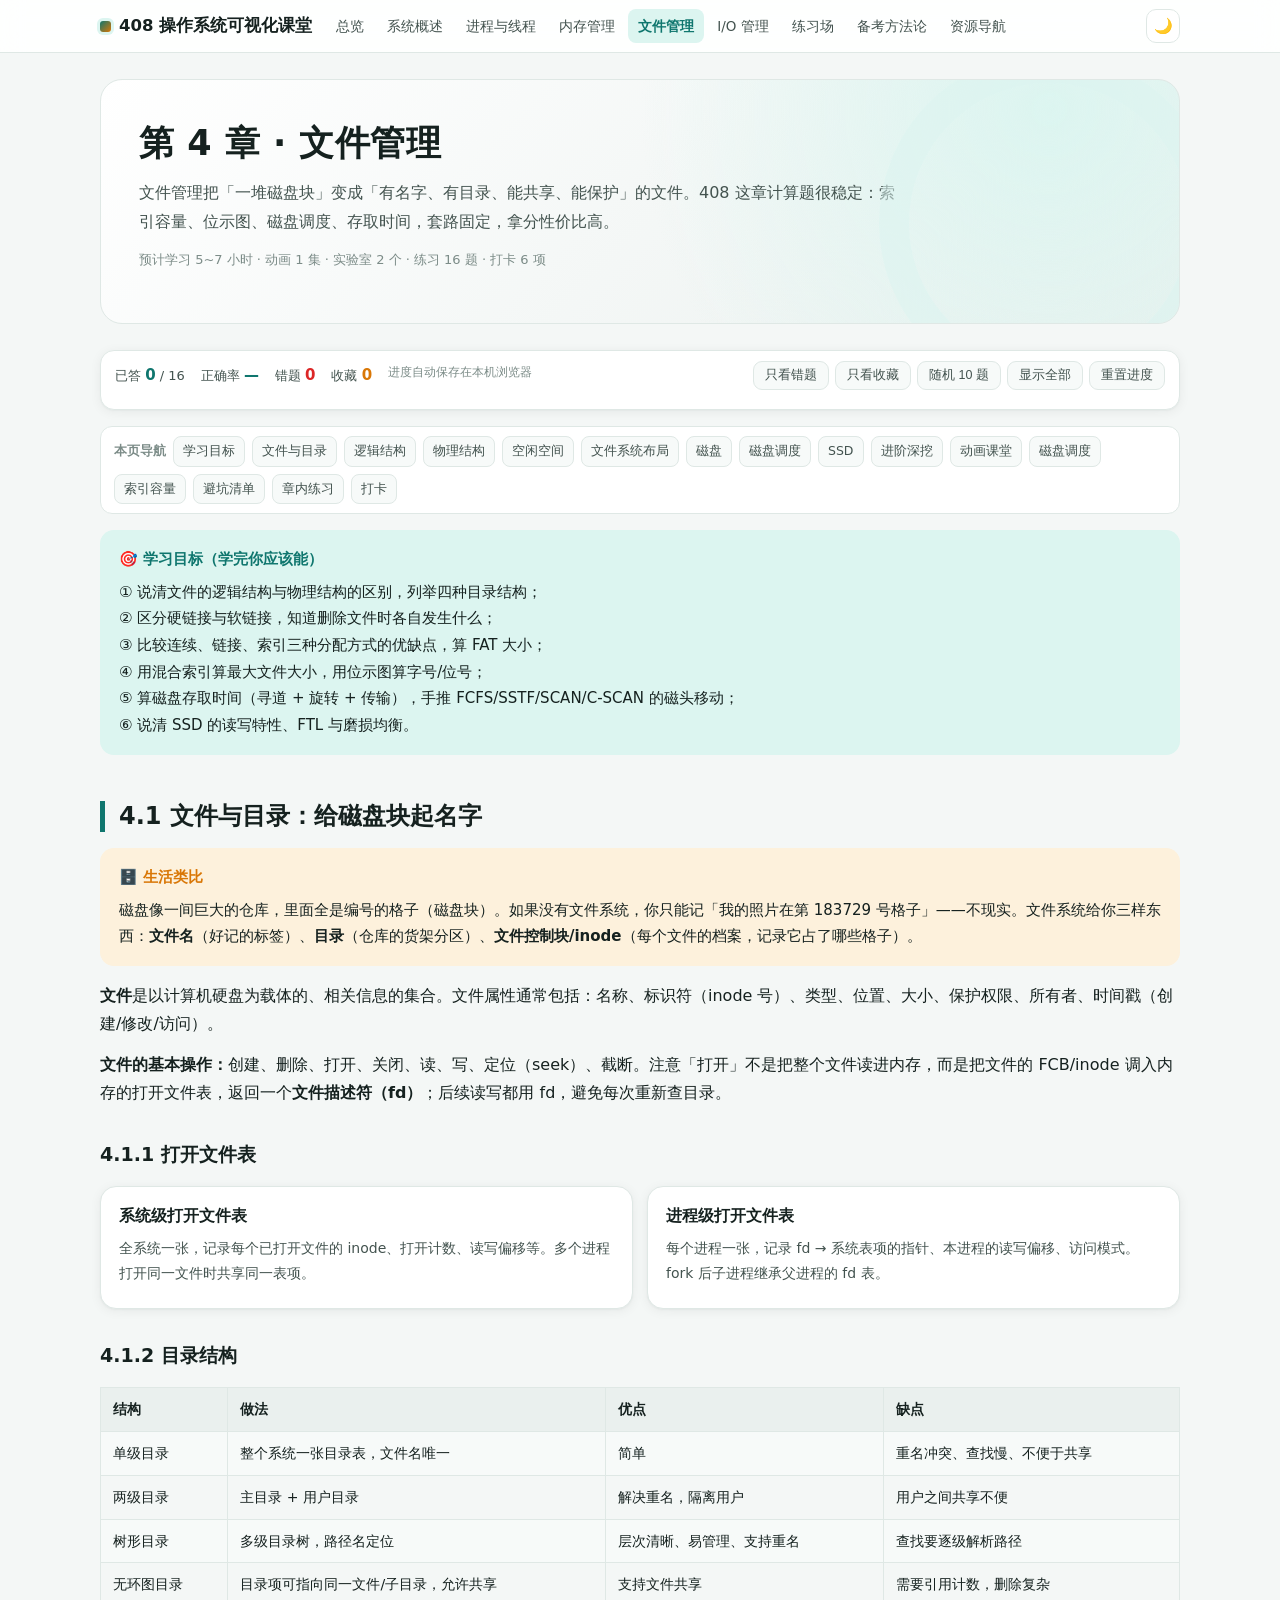
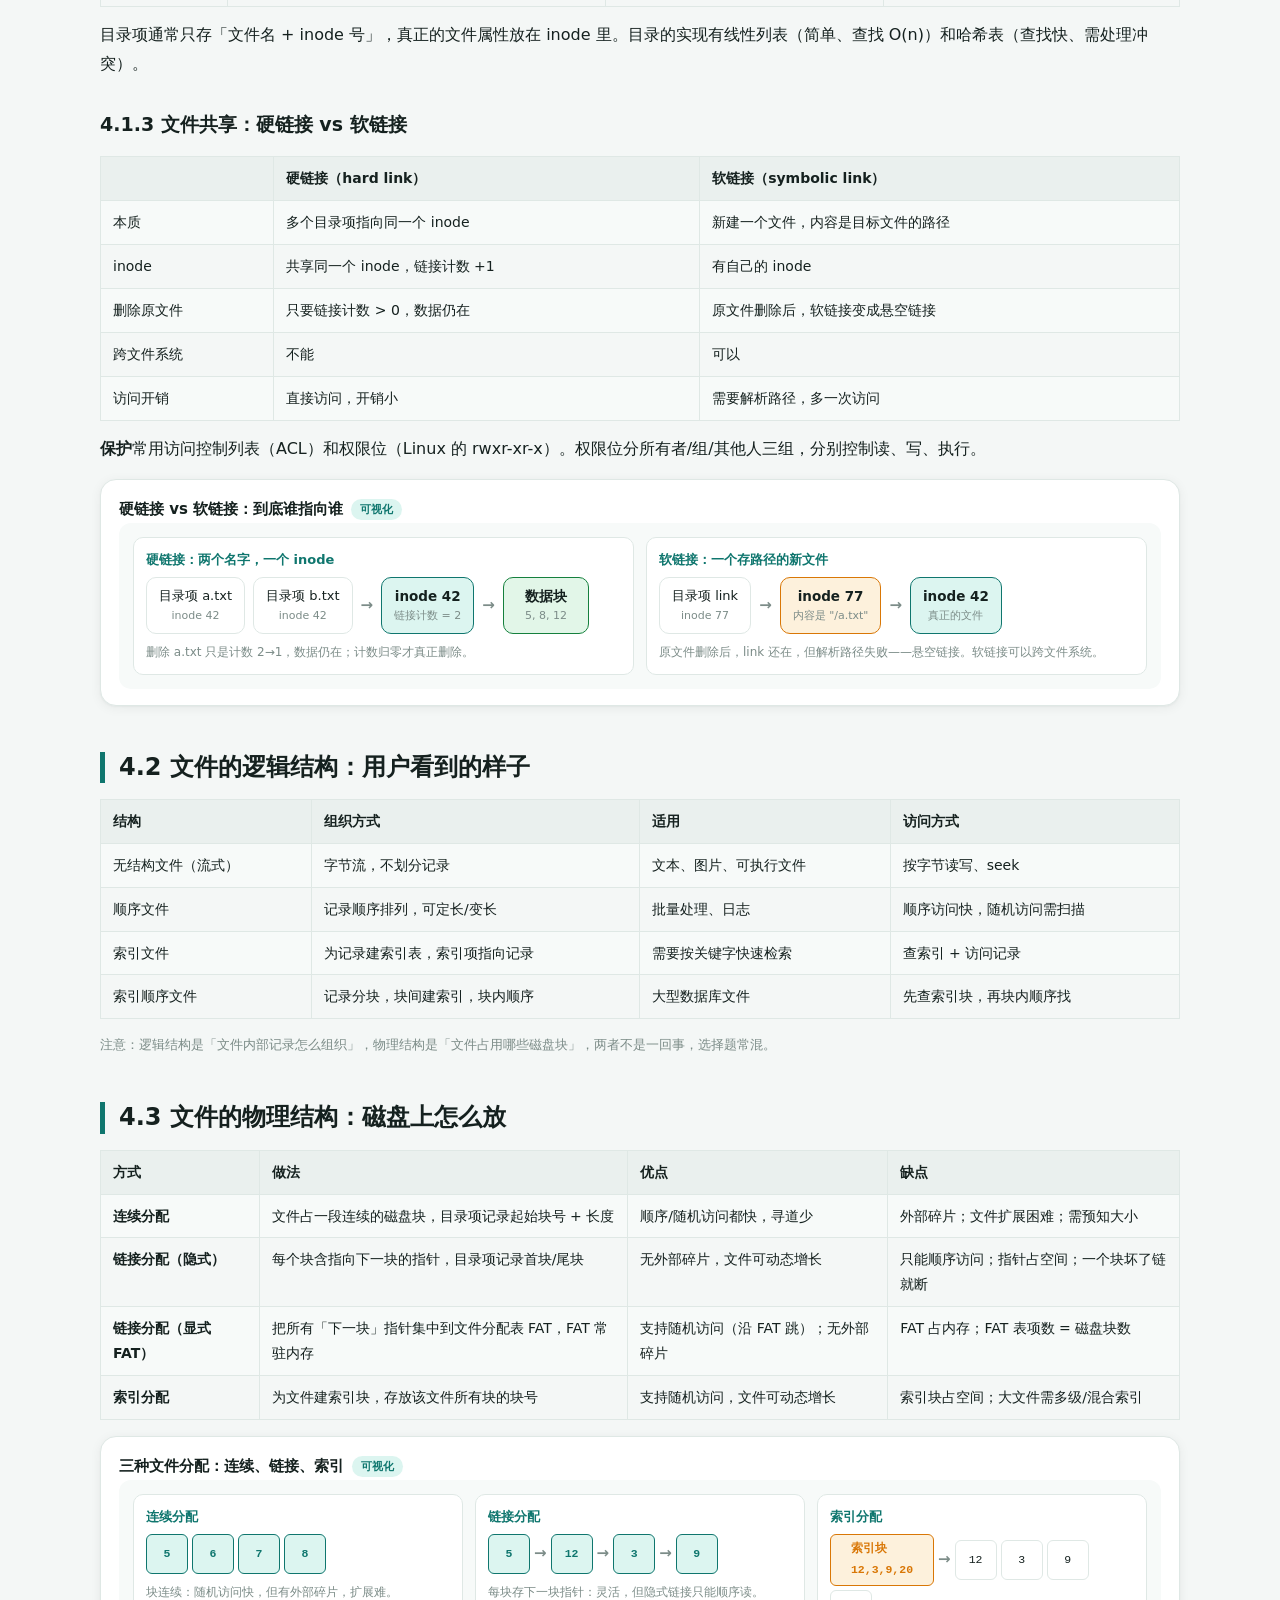
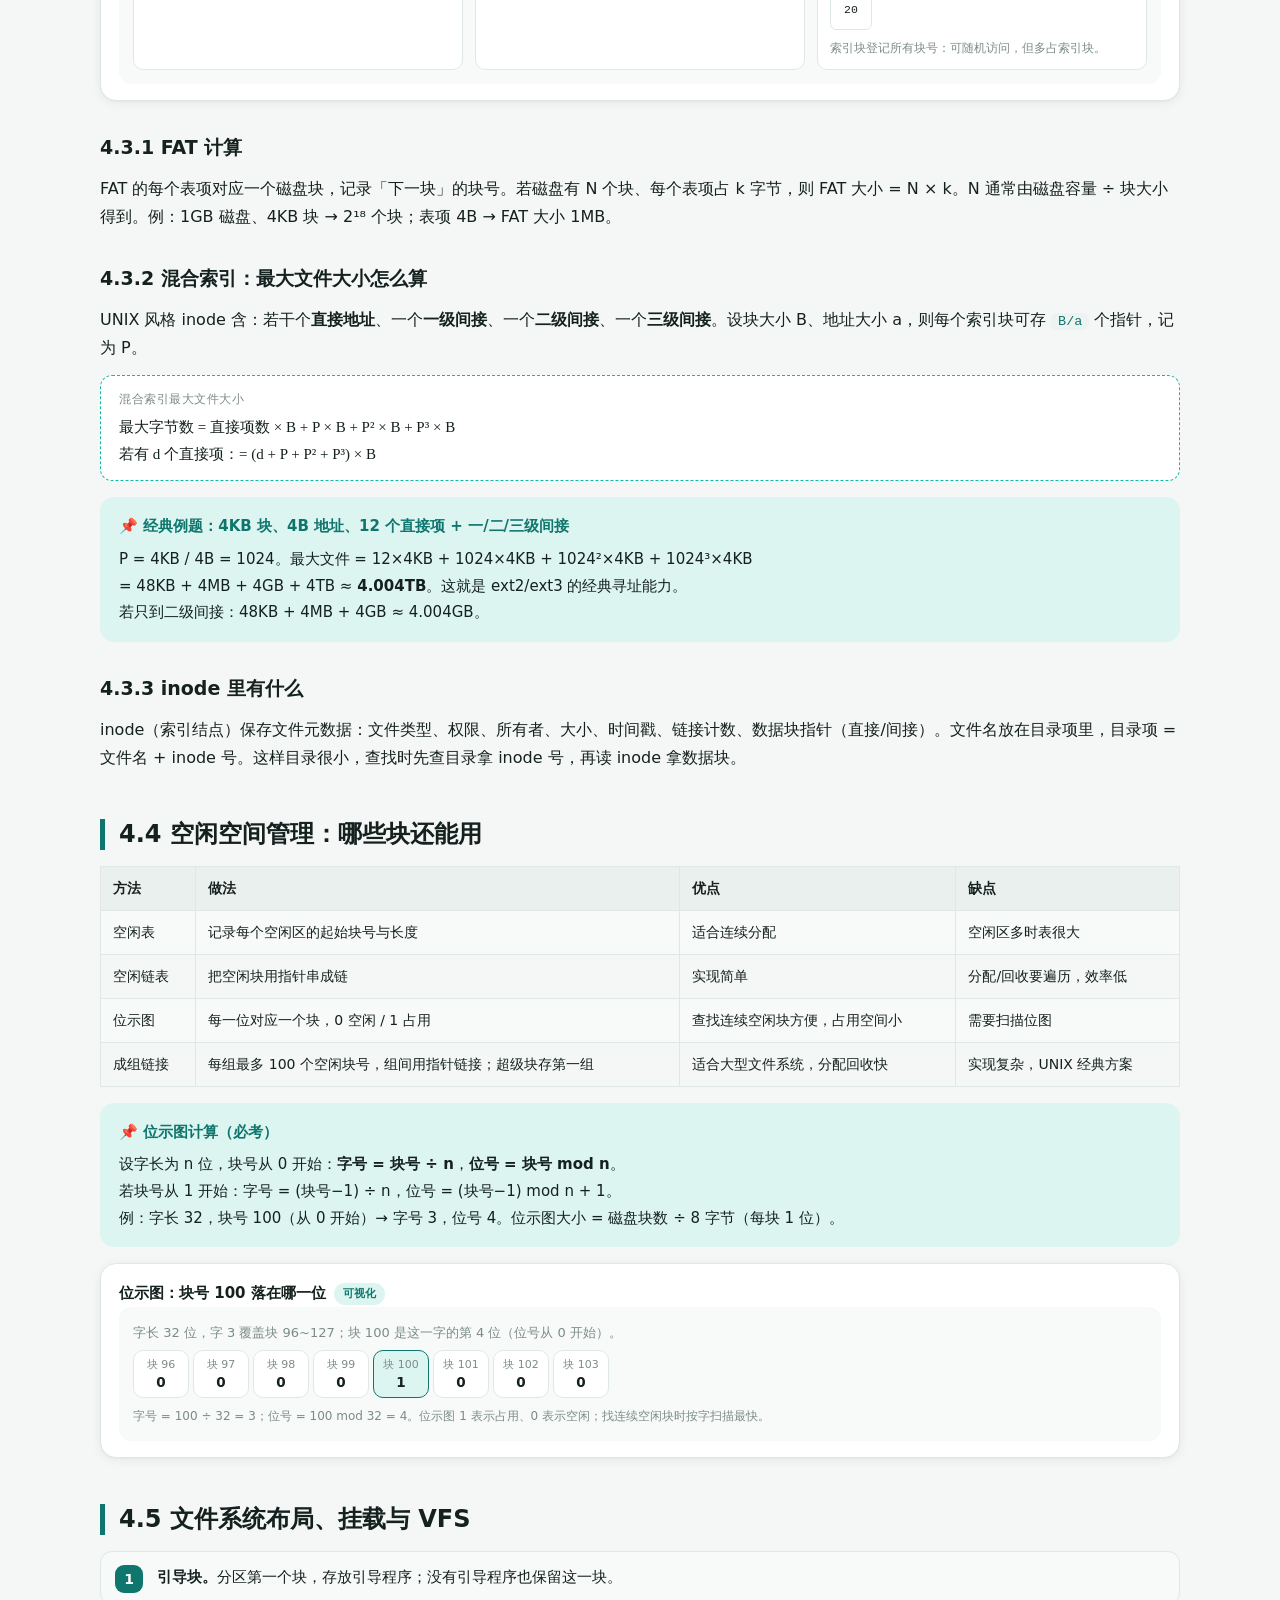
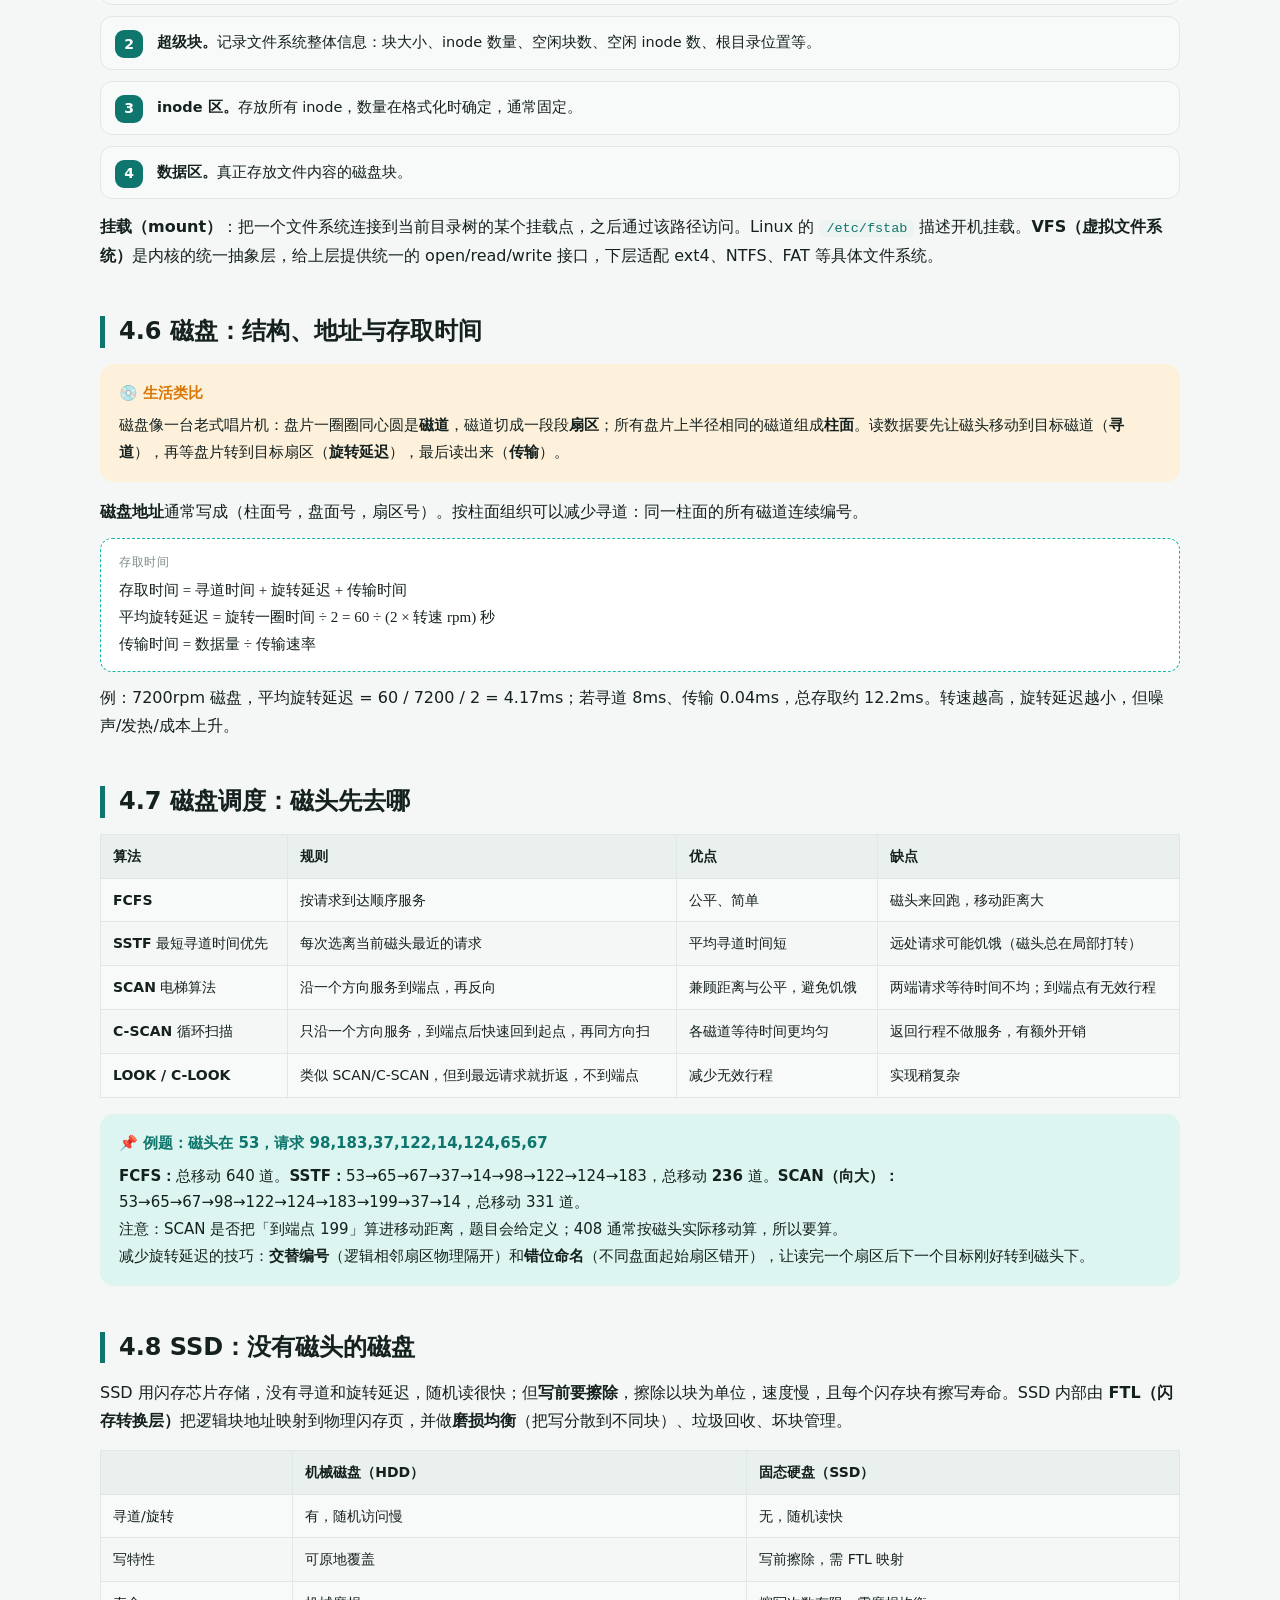
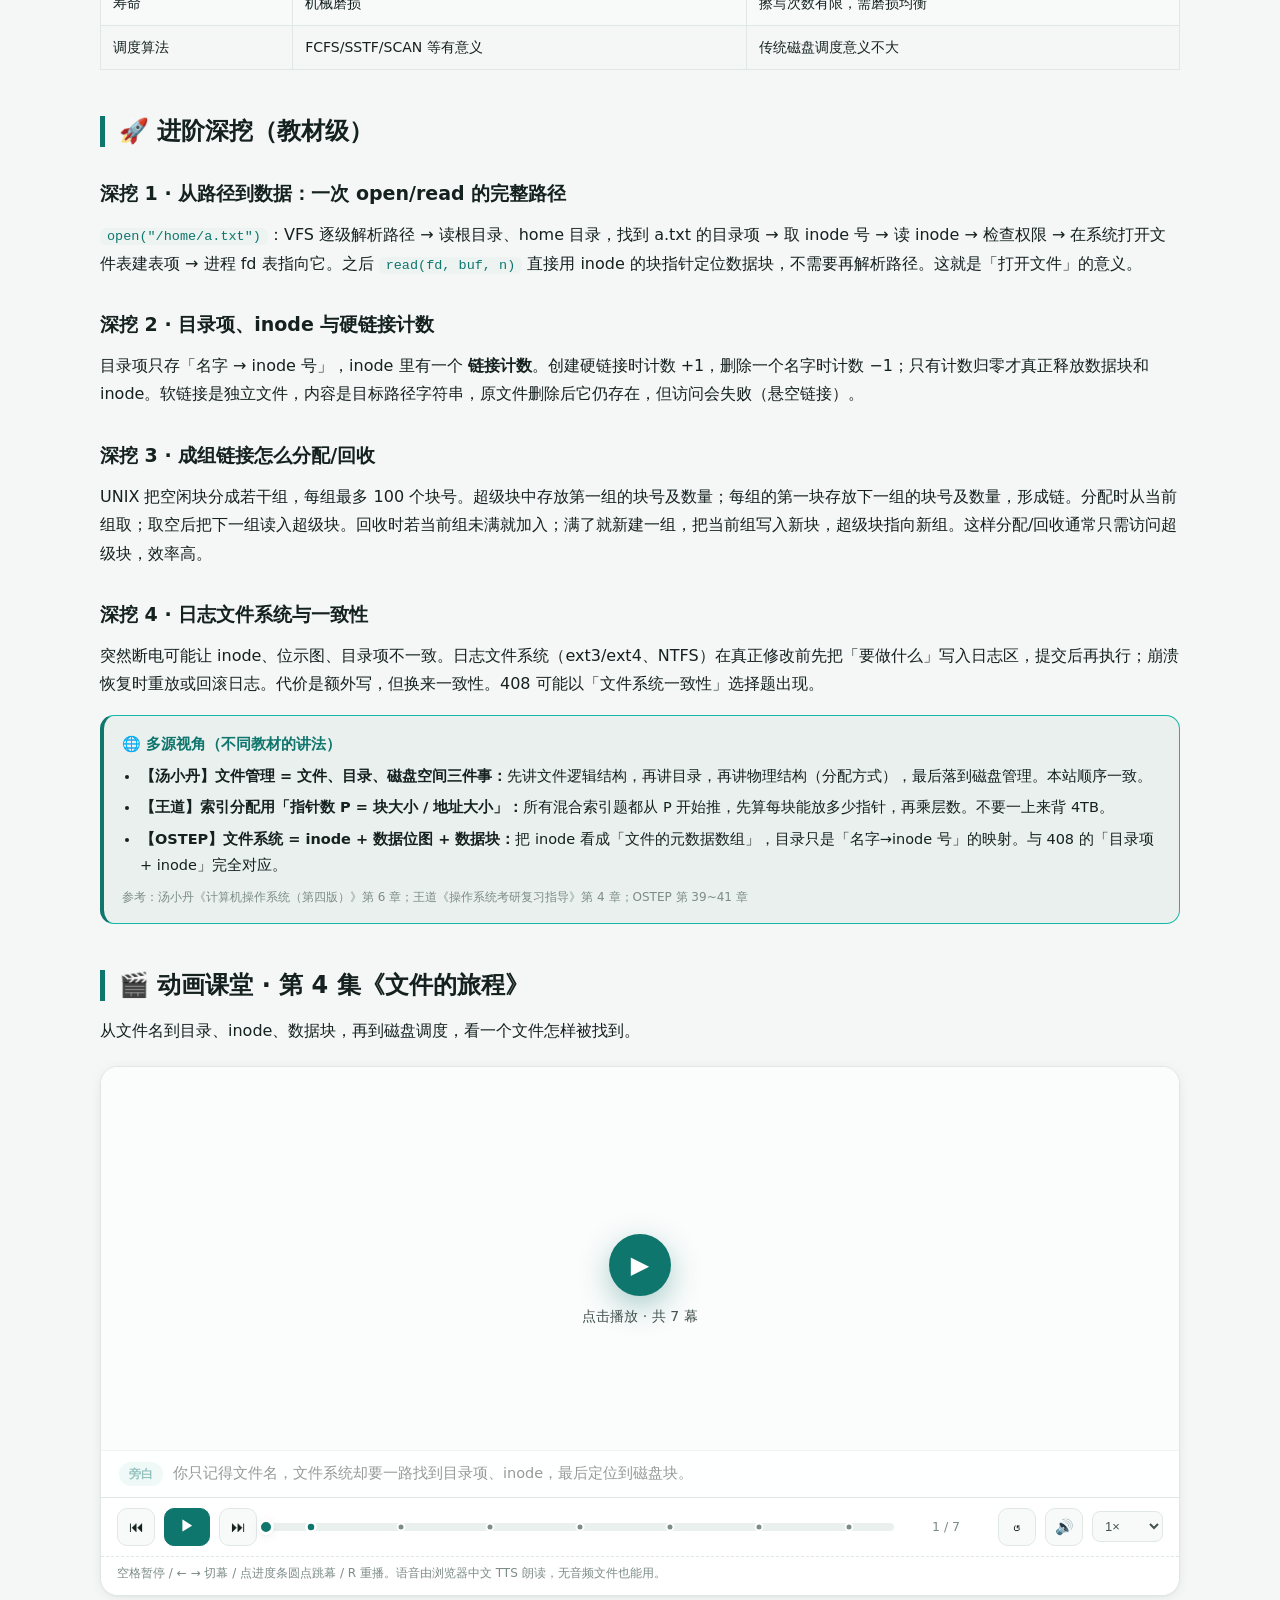
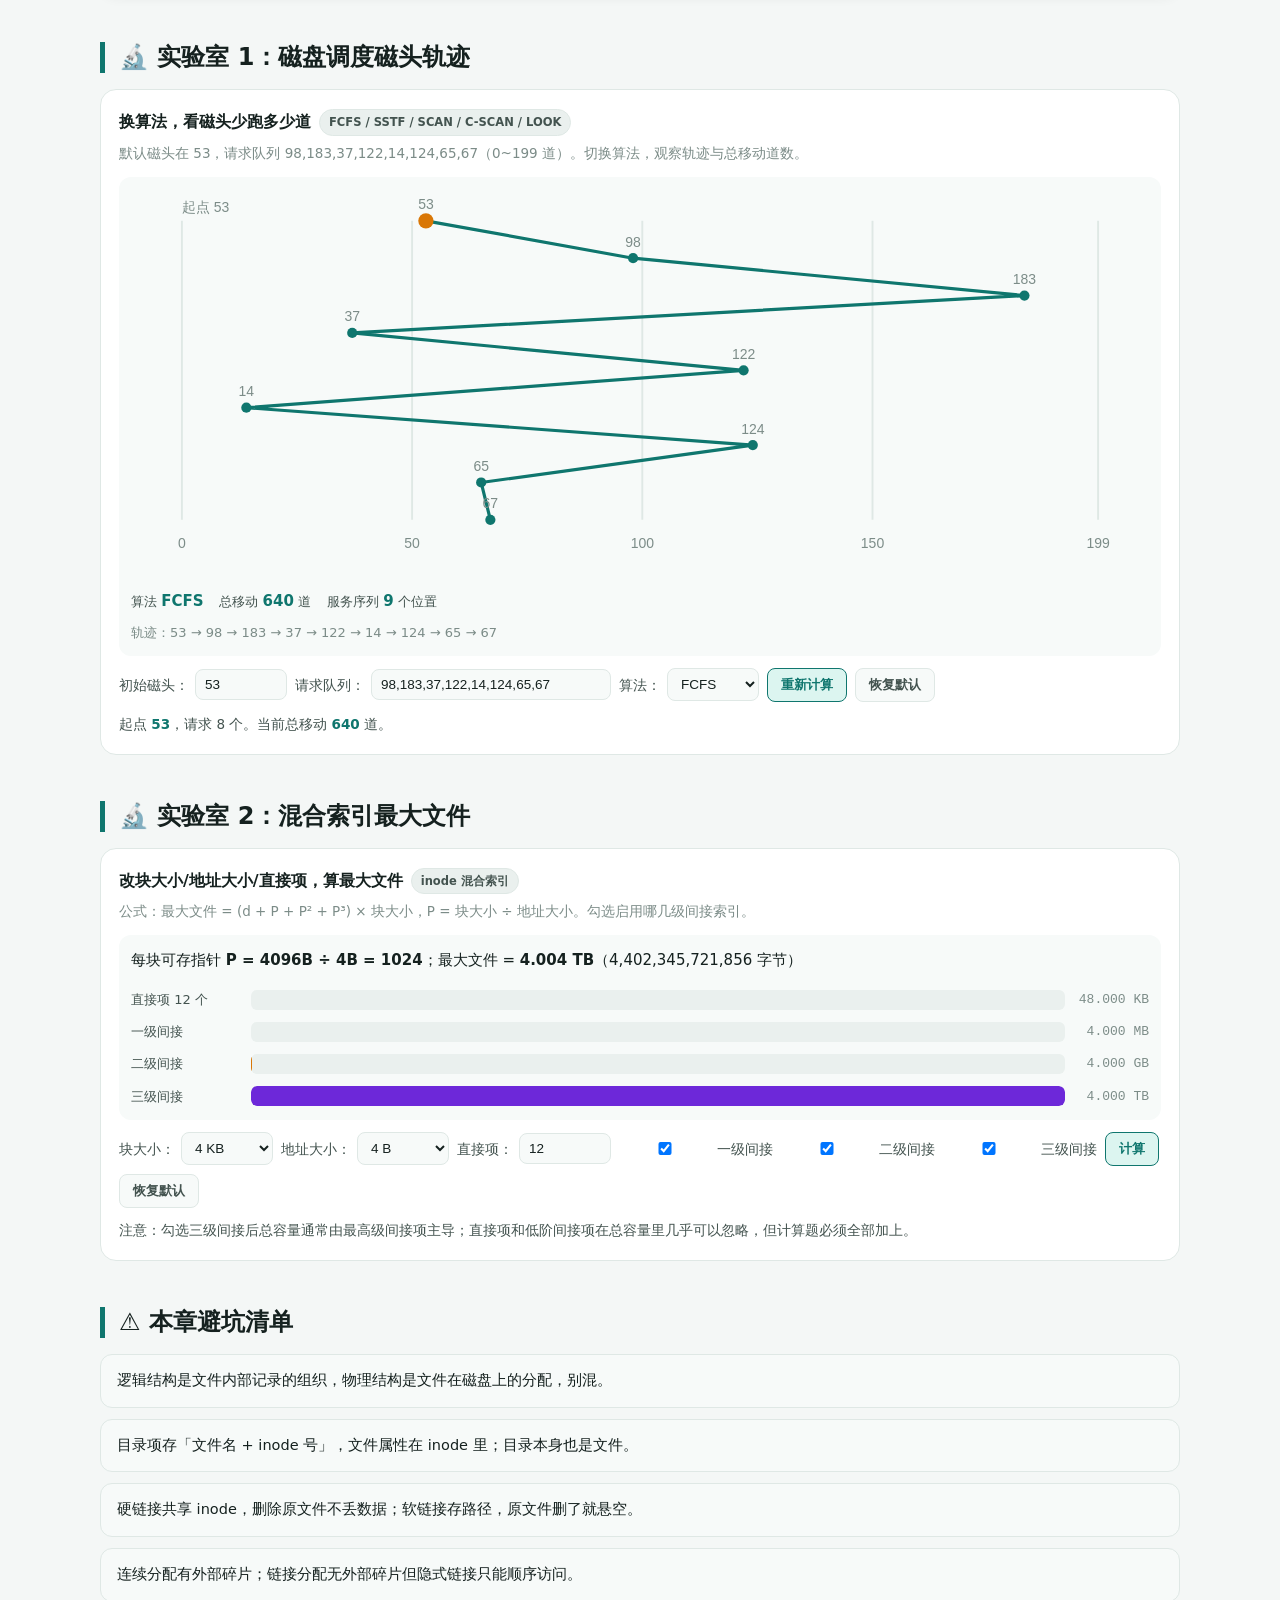
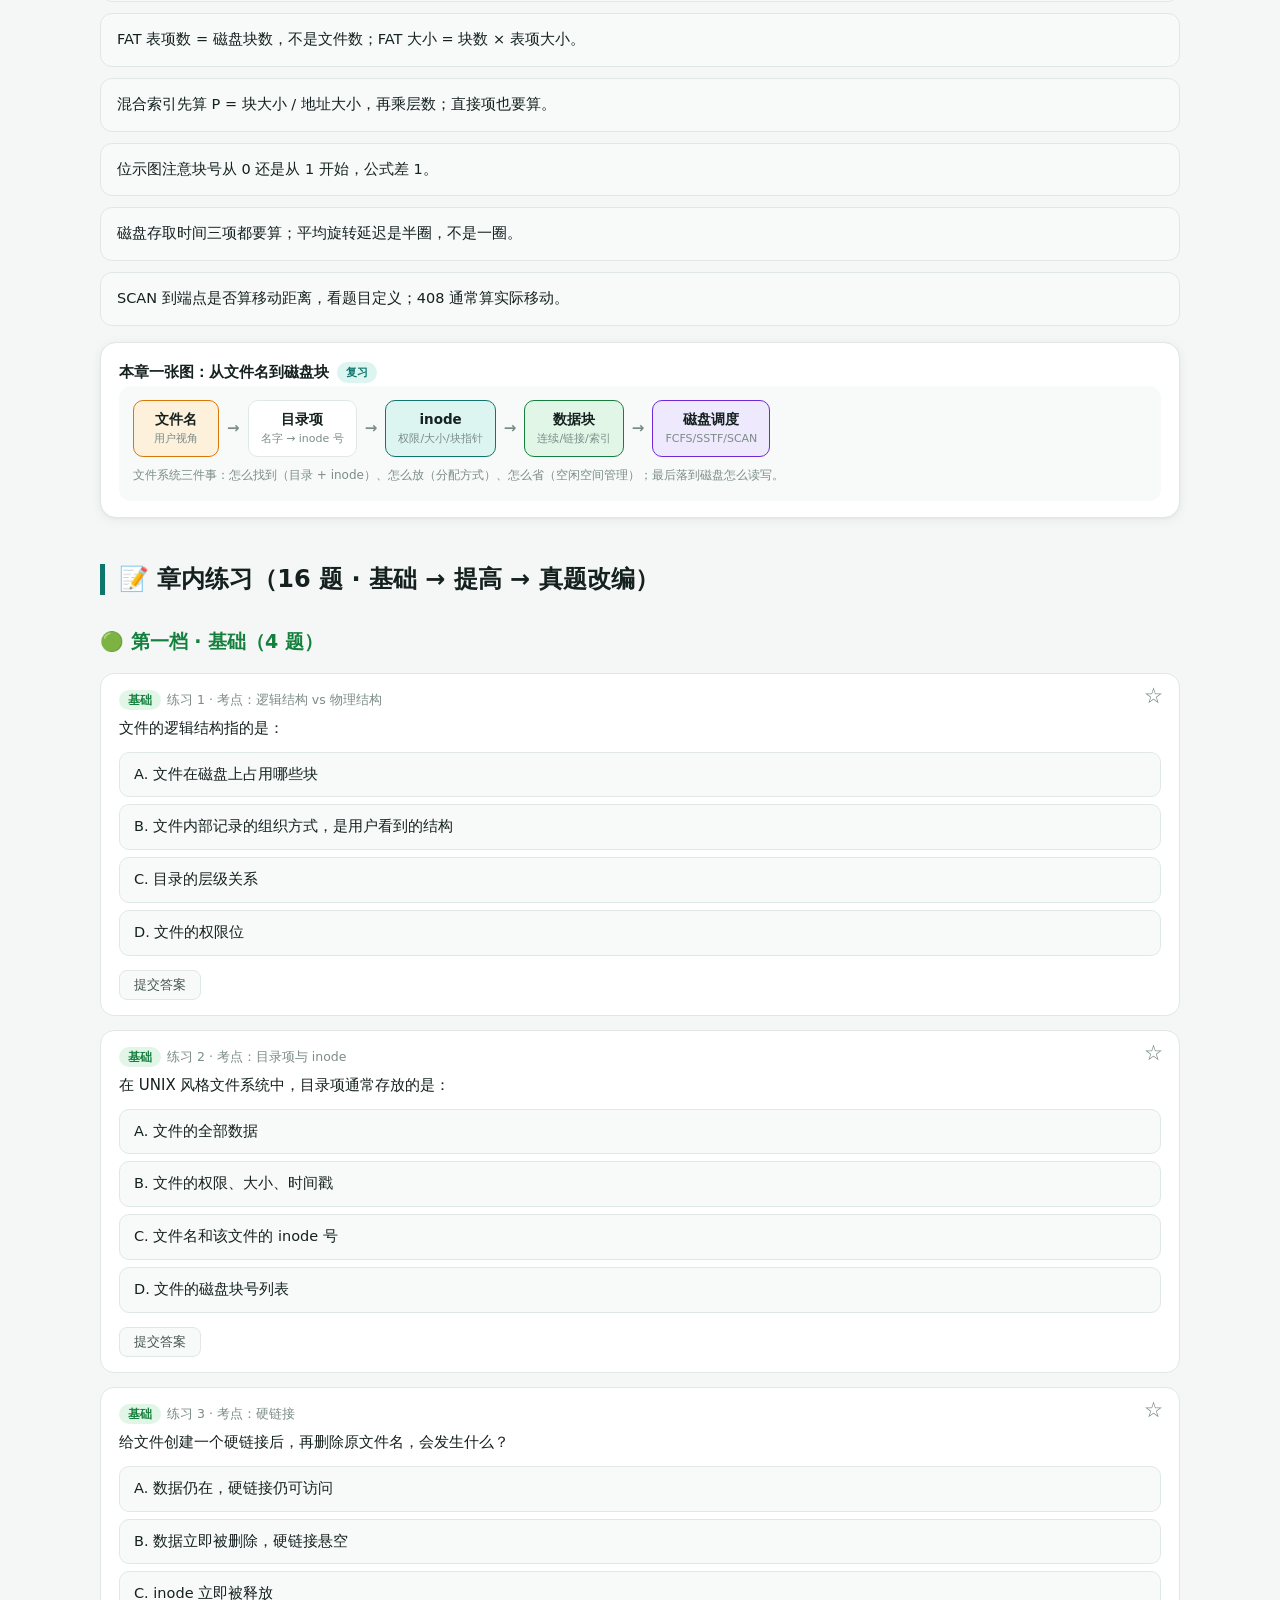
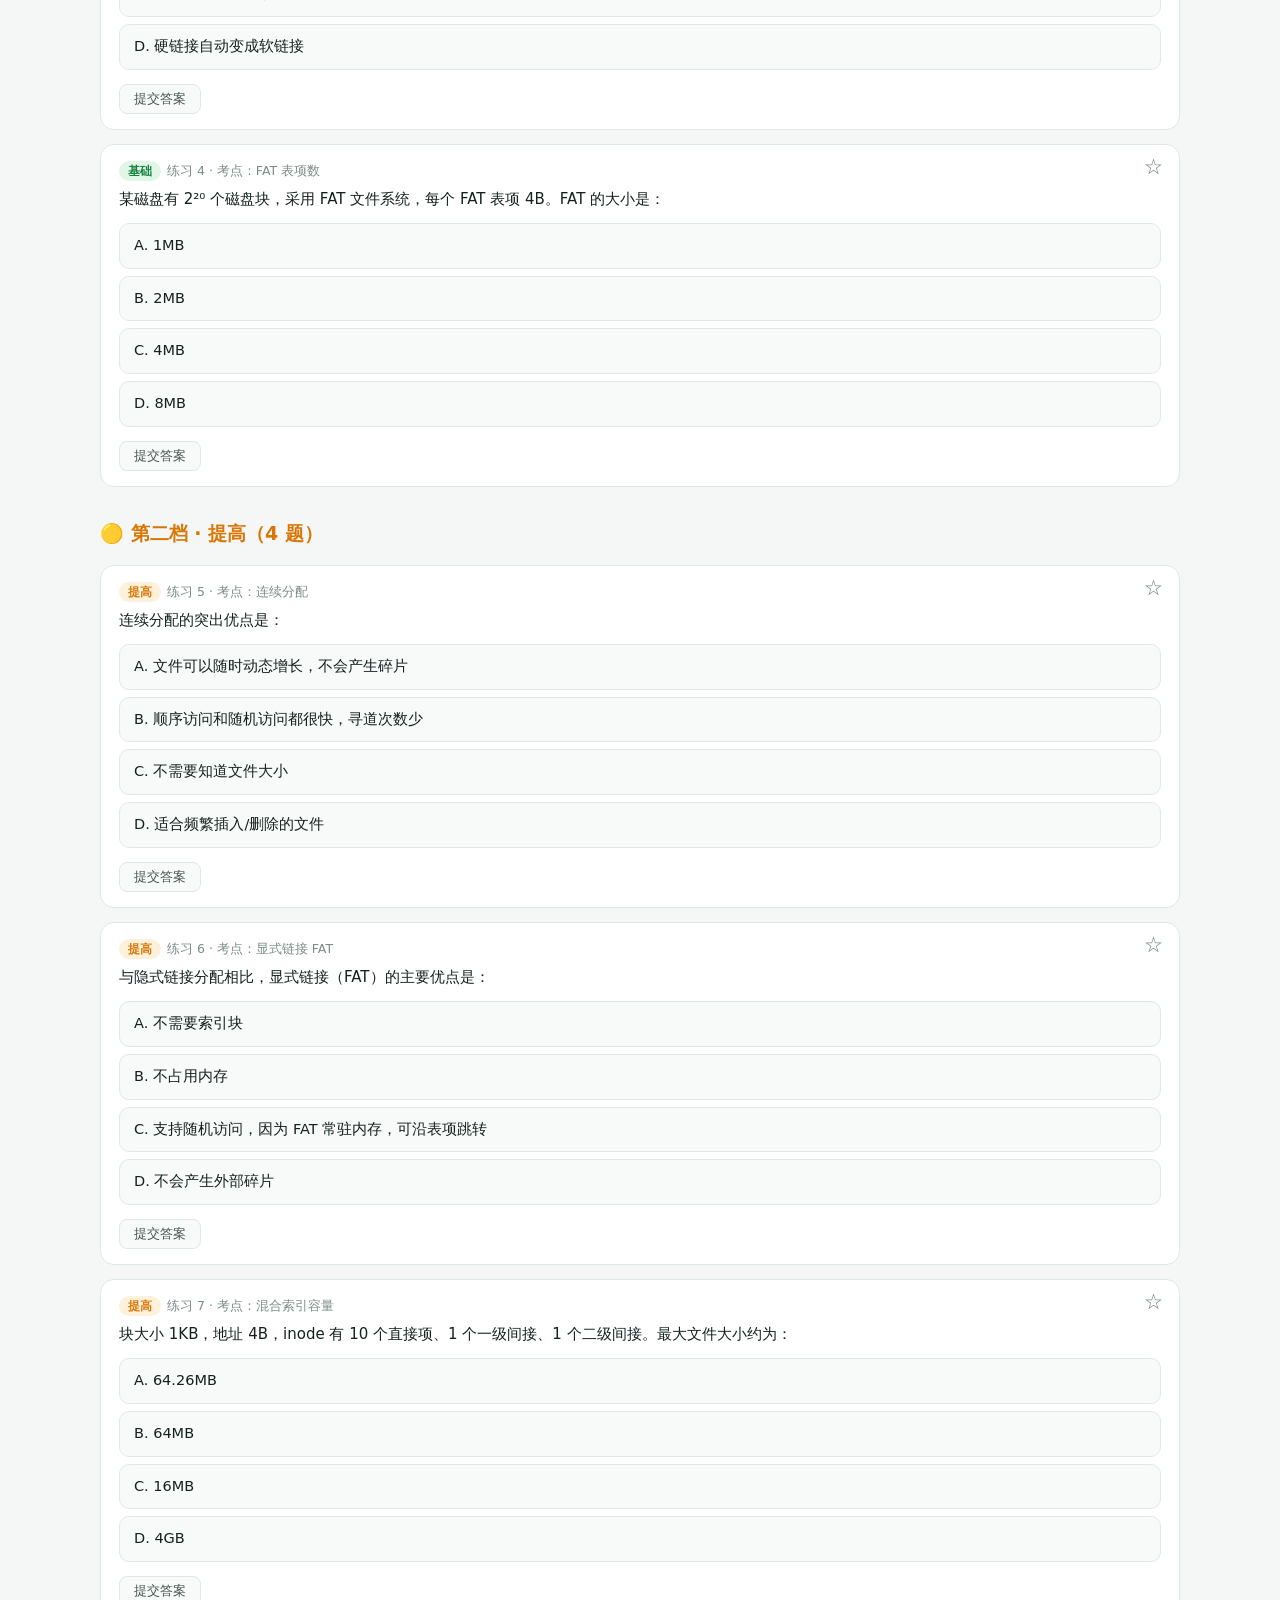
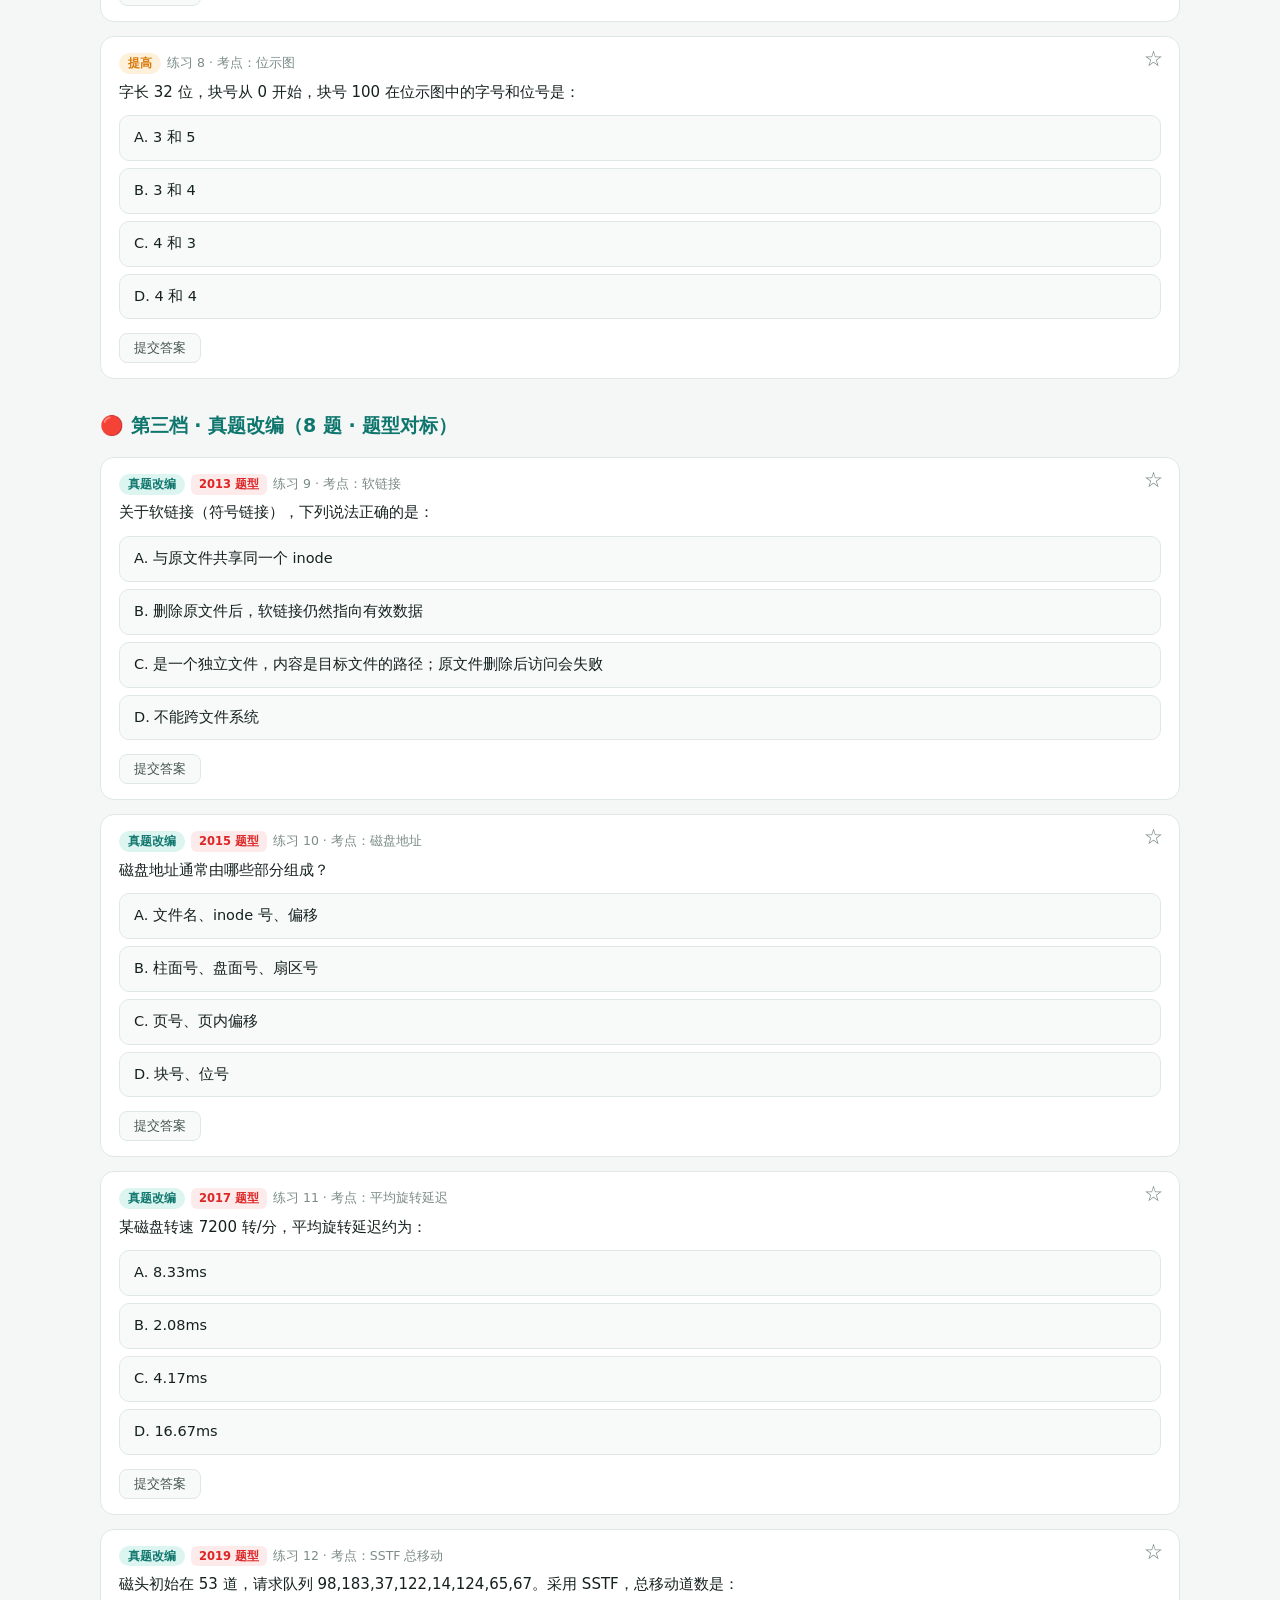
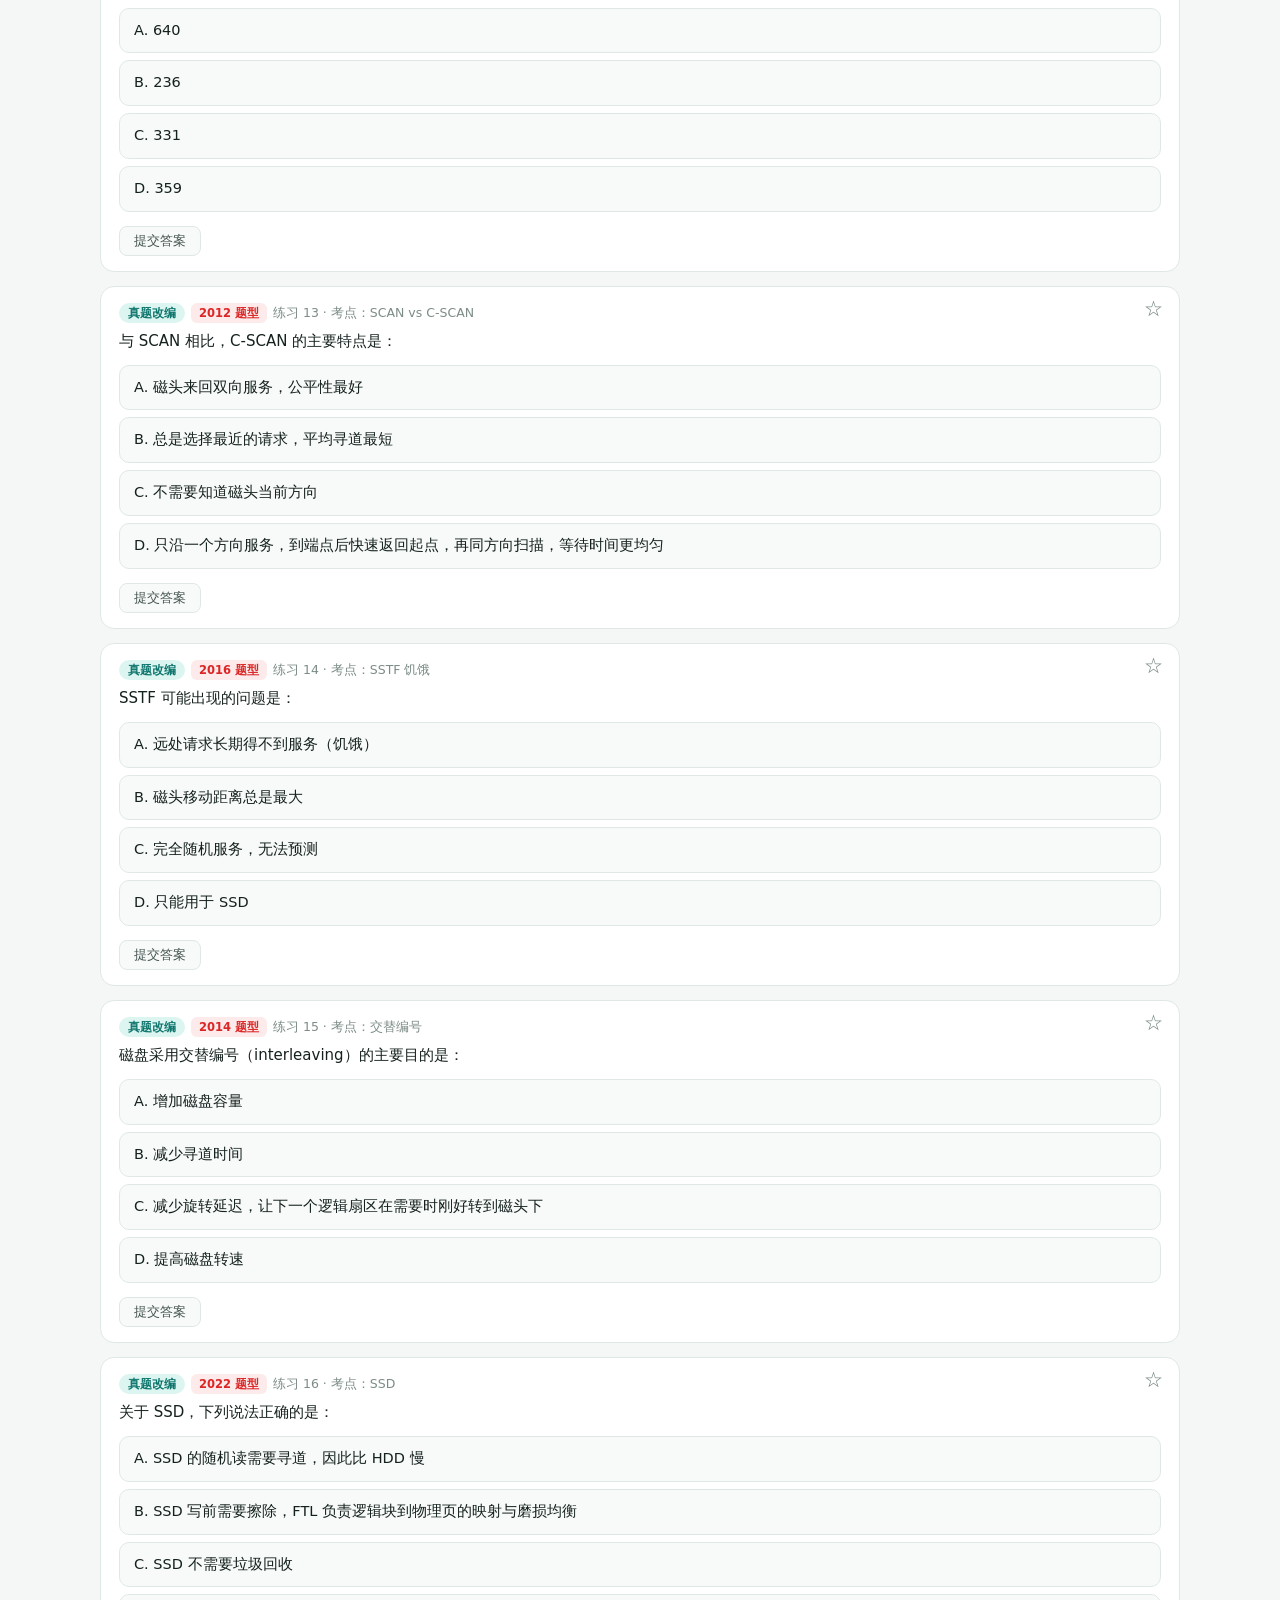
<file: ch04.html>
<!DOCTYPE html>
<html lang="zh-CN" data-theme="light">
<head>
<meta charset="UTF-8">
<meta name="viewport" content="width=device-width, initial-scale=1.0">
<title>第 4 章 文件管理 · 408 操作系统可视化课堂</title>
<link rel="stylesheet" href="assets/style.css">
</head>
<body>
<nav class="topbar"><div class="topbar-inner">
  <a class="logo" href="index.html"><span class="dot"></span>408 操作系统可视化课堂</a>
  <div class="nav-links">
    <a href="index.html">总览</a><a href="ch01.html">系统概述</a><a href="ch02.html">进程与线程</a><a href="ch03.html">内存管理</a><a href="ch04.html">文件管理</a><a href="ch05.html">I/O 管理</a><a href="practice.html">练习场</a><a href="method.html">备考方法论</a><a href="resources.html">资源导航</a>
  </div>
  <button class="theme-btn" title="切换明暗主题">🌙</button>
</div></nav>

<div class="wrap">
  <div class="hero">
    <h1>第 4 章 · 文件管理</h1>
    <p>文件管理把「一堆磁盘块」变成「有名字、有目录、能共享、能保护」的文件。408 这章计算题很稳定：索引容量、位示图、磁盘调度、存取时间，套路固定，拿分性价比高。</p>
    <p class="tagline">预计学习 5~7 小时 · 动画 1 集 · 实验室 2 个 · 练习 16 题 · 打卡 6 项</p>
  </div>

  <div class="toc"><span class="toc-label">本页导航</span><a href="#goal">学习目标</a><a href="#s1">文件与目录</a><a href="#s2">逻辑结构</a><a href="#s3">物理结构</a><a href="#s4">空闲空间</a><a href="#s5">文件系统布局</a><a href="#s6">磁盘</a><a href="#s7">磁盘调度</a><a href="#s8">SSD</a><a href="#deep">进阶深挖</a><a href="#lesson">动画课堂</a><a href="#lab1">磁盘调度</a><a href="#lab2">索引容量</a><a href="#pit">避坑清单</a><a href="#quiz">章内练习</a><a href="#ck">打卡</a></div>

  <div class="callout exam" id="goal"><div class="co-title">🎯 学习目标（学完你应该能）</div>
  ① 说清文件的逻辑结构与物理结构的区别，列举四种目录结构；<br>
  ② 区分硬链接与软链接，知道删除文件时各自发生什么；<br>
  ③ 比较连续、链接、索引三种分配方式的优缺点，算 FAT 大小；<br>
  ④ 用混合索引算最大文件大小，用位示图算字号/位号；<br>
  ⑤ 算磁盘存取时间（寻道 + 旋转 + 传输），手推 FCFS/SSTF/SCAN/C-SCAN 的磁头移动；<br>
  ⑥ 说清 SSD 的读写特性、FTL 与磨损均衡。</div>

  <h2 class="sec" id="s1">4.1 文件与目录：给磁盘块起名字</h2>
  <div class="callout life"><div class="co-title">🗄️ 生活类比</div>
  磁盘像一间巨大的仓库，里面全是编号的格子（磁盘块）。如果没有文件系统，你只能记「我的照片在第 183729 号格子」——不现实。文件系统给你三样东西：<b>文件名</b>（好记的标签）、<b>目录</b>（仓库的货架分区）、<b>文件控制块/inode</b>（每个文件的档案，记录它占了哪些格子）。</div>

  <p><b>文件</b>是以计算机硬盘为载体的、相关信息的集合。文件属性通常包括：名称、标识符（inode 号）、类型、位置、大小、保护权限、所有者、时间戳（创建/修改/访问）。</p>
  <p><b>文件的基本操作：</b>创建、删除、打开、关闭、读、写、定位（seek）、截断。注意「打开」不是把整个文件读进内存，而是把文件的 FCB/inode 调入内存的打开文件表，返回一个<b>文件描述符（fd）</b>；后续读写都用 fd，避免每次重新查目录。</p>

  <h3 class="sub">4.1.1 打开文件表</h3>
  <div class="split">
    <div class="card"><h4>系统级打开文件表</h4><p>全系统一张，记录每个已打开文件的 inode、打开计数、读写偏移等。多个进程打开同一文件时共享同一表项。</p></div>
    <div class="card"><h4>进程级打开文件表</h4><p>每个进程一张，记录 fd → 系统表项的指针、本进程的读写偏移、访问模式。fork 后子进程继承父进程的 fd 表。</p></div>
  </div>

  <h3 class="sub">4.1.2 目录结构</h3>
  <div class="tbl-wrap">
    <table class="tbl">
      <tr><th>结构</th><th>做法</th><th>优点</th><th>缺点</th></tr>
      <tr><td>单级目录</td><td>整个系统一张目录表，文件名唯一</td><td>简单</td><td>重名冲突、查找慢、不便于共享</td></tr>
      <tr><td>两级目录</td><td>主目录 + 用户目录</td><td>解决重名，隔离用户</td><td>用户之间共享不便</td></tr>
      <tr><td>树形目录</td><td>多级目录树，路径名定位</td><td>层次清晰、易管理、支持重名</td><td>查找要逐级解析路径</td></tr>
      <tr><td>无环图目录</td><td>目录项可指向同一文件/子目录，允许共享</td><td>支持文件共享</td><td>需要引用计数，删除复杂</td></tr>
    </table>
  </div>
  <p>目录项通常只存「文件名 + inode 号」，真正的文件属性放在 inode 里。目录的实现有线性列表（简单、查找 O(n)）和哈希表（查找快、需处理冲突）。</p>

  <h3 class="sub">4.1.3 文件共享：硬链接 vs 软链接</h3>
  <div class="tbl-wrap">
    <table class="tbl">
      <tr><th></th><th>硬链接（hard link）</th><th>软链接（symbolic link）</th></tr>
      <tr><td>本质</td><td>多个目录项指向同一个 inode</td><td>新建一个文件，内容是目标文件的路径</td></tr>
      <tr><td>inode</td><td>共享同一个 inode，链接计数 +1</td><td>有自己的 inode</td></tr>
      <tr><td>删除原文件</td><td>只要链接计数 &gt; 0，数据仍在</td><td>原文件删除后，软链接变成悬空链接</td></tr>
      <tr><td>跨文件系统</td><td>不能</td><td>可以</td></tr>
      <tr><td>访问开销</td><td>直接访问，开销小</td><td>需要解析路径，多一次访问</td></tr>
    </table>
  </div>
  <p><b>保护</b>常用访问控制列表（ACL）和权限位（Linux 的 rwxr-xr-x）。权限位分所有者/组/其他人三组，分别控制读、写、执行。</p>

  <div class="viz">
    <div class="viz-head"><span class="viz-title">硬链接 vs 软链接：到底谁指向谁</span><span class="viz-tag">可视化</span></div>
    <div class="viz-body">
      <div class="vcompare">
        <div>
          <h5>硬链接：两个名字，一个 inode</h5>
          <div class="vflow">
            <div class="vbox">目录项 a.txt<small>inode 42</small></div>
            <div class="vbox">目录项 b.txt<small>inode 42</small></div>
            <span class="varrow">→</span>
            <div class="vbox hot"><b>inode 42</b><small>链接计数 = 2</small></div>
            <span class="varrow">→</span>
            <div class="vbox ok"><b>数据块</b><small>5, 8, 12</small></div>
          </div>
          <div class="viz-note">删除 a.txt 只是计数 2→1，数据仍在；计数归零才真正删除。</div>
        </div>
        <div>
          <h5>软链接：一个存路径的新文件</h5>
          <div class="vflow">
            <div class="vbox">目录项 link<small>inode 77</small></div>
            <span class="varrow">→</span>
            <div class="vbox accent"><b>inode 77</b><small>内容是 "/a.txt"</small></div>
            <span class="varrow">→</span>
            <div class="vbox hot"><b>inode 42</b><small>真正的文件</small></div>
          </div>
          <div class="viz-note">原文件删除后，link 还在，但解析路径失败——悬空链接。软链接可以跨文件系统。</div>
        </div>
      </div>
    </div>
  </div>

  <h2 class="sec" id="s2">4.2 文件的逻辑结构：用户看到的样子</h2>
  <div class="tbl-wrap">
    <table class="tbl">
      <tr><th>结构</th><th>组织方式</th><th>适用</th><th>访问方式</th></tr>
      <tr><td>无结构文件（流式）</td><td>字节流，不划分记录</td><td>文本、图片、可执行文件</td><td>按字节读写、seek</td></tr>
      <tr><td>顺序文件</td><td>记录顺序排列，可定长/变长</td><td>批量处理、日志</td><td>顺序访问快，随机访问需扫描</td></tr>
      <tr><td>索引文件</td><td>为记录建索引表，索引项指向记录</td><td>需要按关键字快速检索</td><td>查索引 + 访问记录</td></tr>
      <tr><td>索引顺序文件</td><td>记录分块，块间建索引，块内顺序</td><td>大型数据库文件</td><td>先查索引块，再块内顺序找</td></tr>
    </table>
  </div>
  <p class="muted small">注意：逻辑结构是「文件内部记录怎么组织」，物理结构是「文件占用哪些磁盘块」，两者不是一回事，选择题常混。</p>

  <h2 class="sec" id="s3">4.3 文件的物理结构：磁盘上怎么放</h2>
  <div class="tbl-wrap">
    <table class="tbl">
      <tr><th>方式</th><th>做法</th><th>优点</th><th>缺点</th></tr>
      <tr><td><b>连续分配</b></td><td>文件占一段连续的磁盘块，目录项记录起始块号 + 长度</td><td>顺序/随机访问都快，寻道少</td><td>外部碎片；文件扩展困难；需预知大小</td></tr>
      <tr><td><b>链接分配（隐式）</b></td><td>每个块含指向下一块的指针，目录项记录首块/尾块</td><td>无外部碎片，文件可动态增长</td><td>只能顺序访问；指针占空间；一个块坏了链就断</td></tr>
      <tr><td><b>链接分配（显式 FAT）</b></td><td>把所有「下一块」指针集中到文件分配表 FAT，FAT 常驻内存</td><td>支持随机访问（沿 FAT 跳）；无外部碎片</td><td>FAT 占内存；FAT 表项数 = 磁盘块数</td></tr>
      <tr><td><b>索引分配</b></td><td>为文件建索引块，存放该文件所有块的块号</td><td>支持随机访问，文件可动态增长</td><td>索引块占空间；大文件需多级/混合索引</td></tr>
    </table>
  </div>

  <div class="viz">
    <div class="viz-head"><span class="viz-title">三种文件分配：连续、链接、索引</span><span class="viz-tag">可视化</span></div>
    <div class="viz-body">
      <div class="vcompare">
        <div>
          <h5>连续分配</h5>
          <div class="vblocks">
            <div class="vblock on">5</div><div class="vblock on">6</div><div class="vblock on">7</div><div class="vblock on">8</div>
          </div>
          <div class="viz-note">块连续：随机访问快，但有外部碎片，扩展难。</div>
        </div>
        <div>
          <h5>链接分配</h5>
          <div class="vblocks">
            <div class="vblock hot">5</div><span class="varrow">→</span><div class="vblock hot">12</div><span class="varrow">→</span><div class="vblock hot">3</div><span class="varrow">→</span><div class="vblock hot">9</div>
          </div>
          <div class="viz-note">每块存下一块指针：灵活，但隐式链接只能顺序读。</div>
        </div>
        <div>
          <h5>索引分配</h5>
          <div class="vblocks">
            <div class="vblock accent" style="min-width:104px;height:52px">索引块<br>12,3,9,20</div><span class="varrow">→</span><div class="vblock">12</div><div class="vblock">3</div><div class="vblock">9</div><div class="vblock">20</div>
          </div>
          <div class="viz-note">索引块登记所有块号：可随机访问，但多占索引块。</div>
        </div>
      </div>
    </div>
  </div>

  <h3 class="sub">4.3.1 FAT 计算</h3>
  <p>FAT 的每个表项对应一个磁盘块，记录「下一块」的块号。若磁盘有 N 个块、每个表项占 k 字节，则 FAT 大小 = N × k。N 通常由磁盘容量 ÷ 块大小得到。例：1GB 磁盘、4KB 块 → 2¹⁸ 个块；表项 4B → FAT 大小 1MB。</p>

  <h3 class="sub">4.3.2 混合索引：最大文件大小怎么算</h3>
  <p>UNIX 风格 inode 含：若干个<b>直接地址</b>、一个<b>一级间接</b>、一个<b>二级间接</b>、一个<b>三级间接</b>。设块大小 B、地址大小 a，则每个索引块可存 <code class="inline">B/a</code> 个指针，记为 P。</p>
  <div class="formula"><span class="fx-label">混合索引最大文件大小</span>
  最大字节数 = 直接项数 × B + P × B + P² × B + P³ × B<br>
  若有 d 个直接项：= (d + P + P² + P³) × B</div>
  <div class="callout exam"><div class="co-title">📌 经典例题：4KB 块、4B 地址、12 个直接项 + 一/二/三级间接</div>
  P = 4KB / 4B = 1024。最大文件 = 12×4KB + 1024×4KB + 1024²×4KB + 1024³×4KB<br>
  = 48KB + 4MB + 4GB + 4TB ≈ <b>4.004TB</b>。这就是 ext2/ext3 的经典寻址能力。<br>
  若只到二级间接：48KB + 4MB + 4GB ≈ 4.004GB。</div>

  <h3 class="sub">4.3.3 inode 里有什么</h3>
  <p>inode（索引结点）保存文件元数据：文件类型、权限、所有者、大小、时间戳、链接计数、数据块指针（直接/间接）。文件名放在目录项里，目录项 = 文件名 + inode 号。这样目录很小，查找时先查目录拿 inode 号，再读 inode 拿数据块。</p>

  <h2 class="sec" id="s4">4.4 空闲空间管理：哪些块还能用</h2>
  <div class="tbl-wrap">
    <table class="tbl">
      <tr><th>方法</th><th>做法</th><th>优点</th><th>缺点</th></tr>
      <tr><td>空闲表</td><td>记录每个空闲区的起始块号与长度</td><td>适合连续分配</td><td>空闲区多时表很大</td></tr>
      <tr><td>空闲链表</td><td>把空闲块用指针串成链</td><td>实现简单</td><td>分配/回收要遍历，效率低</td></tr>
      <tr><td>位示图</td><td>每一位对应一个块，0 空闲 / 1 占用</td><td>查找连续空闲块方便，占用空间小</td><td>需要扫描位图</td></tr>
      <tr><td>成组链接</td><td>每组最多 100 个空闲块号，组间用指针链接；超级块存第一组</td><td>适合大型文件系统，分配回收快</td><td>实现复杂，UNIX 经典方案</td></tr>
    </table>
  </div>
  <div class="callout exam"><div class="co-title">📌 位示图计算（必考）</div>
  设字长为 n 位，块号从 0 开始：<b>字号 = 块号 ÷ n</b>，<b>位号 = 块号 mod n</b>。<br>
  若块号从 1 开始：字号 = (块号−1) ÷ n，位号 = (块号−1) mod n + 1。<br>
  例：字长 32，块号 100（从 0 开始）→ 字号 3，位号 4。位示图大小 = 磁盘块数 ÷ 8 字节（每块 1 位）。</div>

  <div class="viz">
    <div class="viz-head"><span class="viz-title">位示图：块号 100 落在哪一位</span><span class="viz-tag">可视化</span></div>
    <div class="viz-body">
      <div class="small muted" style="margin-bottom:6px">字长 32 位，字 3 覆盖块 96~127；块 100 是这一字的第 4 位（位号从 0 开始）。</div>
      <div class="vflow" style="gap:4px">
        <div class="vbox" style="min-width:56px;padding:4px 6px"><small>块 96</small><b>0</b></div>
        <div class="vbox" style="min-width:56px;padding:4px 6px"><small>块 97</small><b>0</b></div>
        <div class="vbox" style="min-width:56px;padding:4px 6px"><small>块 98</small><b>0</b></div>
        <div class="vbox" style="min-width:56px;padding:4px 6px"><small>块 99</small><b>0</b></div>
        <div class="vbox hot" style="min-width:56px;padding:4px 6px"><small>块 100</small><b>1</b></div>
        <div class="vbox" style="min-width:56px;padding:4px 6px"><small>块 101</small><b>0</b></div>
        <div class="vbox" style="min-width:56px;padding:4px 6px"><small>块 102</small><b>0</b></div>
        <div class="vbox" style="min-width:56px;padding:4px 6px"><small>块 103</small><b>0</b></div>
      </div>
      <div class="viz-note">字号 = 100 ÷ 32 = 3；位号 = 100 mod 32 = 4。位示图 1 表示占用、0 表示空闲；找连续空闲块时按字扫描最快。</div>
    </div>
  </div>

  <h2 class="sec" id="s5">4.5 文件系统布局、挂载与 VFS</h2>
  <div class="steps">
    <div class="step"><b>引导块。</b>分区第一个块，存放引导程序；没有引导程序也保留这一块。</div>
    <div class="step"><b>超级块。</b>记录文件系统整体信息：块大小、inode 数量、空闲块数、空闲 inode 数、根目录位置等。</div>
    <div class="step"><b>inode 区。</b>存放所有 inode，数量在格式化时确定，通常固定。</div>
    <div class="step"><b>数据区。</b>真正存放文件内容的磁盘块。</div>
  </div>
  <p><b>挂载（mount）</b>：把一个文件系统连接到当前目录树的某个挂载点，之后通过该路径访问。Linux 的 <code class="inline">/etc/fstab</code> 描述开机挂载。<b>VFS（虚拟文件系统）</b>是内核的统一抽象层，给上层提供统一的 open/read/write 接口，下层适配 ext4、NTFS、FAT 等具体文件系统。</p>

  <h2 class="sec" id="s6">4.6 磁盘：结构、地址与存取时间</h2>
  <div class="callout life"><div class="co-title">💿 生活类比</div>
  磁盘像一台老式唱片机：盘片一圈圈同心圆是<b>磁道</b>，磁道切成一段段<b>扇区</b>；所有盘片上半径相同的磁道组成<b>柱面</b>。读数据要先让磁头移动到目标磁道（<b>寻道</b>），再等盘片转到目标扇区（<b>旋转延迟</b>），最后读出来（<b>传输</b>）。</div>

  <p><b>磁盘地址</b>通常写成（柱面号，盘面号，扇区号）。按柱面组织可以减少寻道：同一柱面的所有磁道连续编号。</p>
  <div class="formula"><span class="fx-label">存取时间</span>
  存取时间 = 寻道时间 + 旋转延迟 + 传输时间<br>
  平均旋转延迟 = 旋转一圈时间 ÷ 2 = 60 ÷ (2 × 转速 rpm) 秒<br>
  传输时间 = 数据量 ÷ 传输速率</div>
  <p>例：7200rpm 磁盘，平均旋转延迟 = 60 / 7200 / 2 = 4.17ms；若寻道 8ms、传输 0.04ms，总存取约 12.2ms。转速越高，旋转延迟越小，但噪声/发热/成本上升。</p>

  <h2 class="sec" id="s7">4.7 磁盘调度：磁头先去哪</h2>
  <div class="tbl-wrap">
    <table class="tbl">
      <tr><th>算法</th><th>规则</th><th>优点</th><th>缺点</th></tr>
      <tr><td><b>FCFS</b></td><td>按请求到达顺序服务</td><td>公平、简单</td><td>磁头来回跑，移动距离大</td></tr>
      <tr><td><b>SSTF</b> 最短寻道时间优先</td><td>每次选离当前磁头最近的请求</td><td>平均寻道时间短</td><td>远处请求可能饥饿（磁头总在局部打转）</td></tr>
      <tr><td><b>SCAN</b> 电梯算法</td><td>沿一个方向服务到端点，再反向</td><td>兼顾距离与公平，避免饥饿</td><td>两端请求等待时间不均；到端点有无效行程</td></tr>
      <tr><td><b>C-SCAN</b> 循环扫描</td><td>只沿一个方向服务，到端点后快速回到起点，再同方向扫</td><td>各磁道等待时间更均匀</td><td>返回行程不做服务，有额外开销</td></tr>
      <tr><td><b>LOOK / C-LOOK</b></td><td>类似 SCAN/C-SCAN，但到最远请求就折返，不到端点</td><td>减少无效行程</td><td>实现稍复杂</td></tr>
    </table>
  </div>
  <div class="callout exam"><div class="co-title">📌 例题：磁头在 53，请求 98,183,37,122,14,124,65,67</div>
  <b>FCFS：</b>总移动 640 道。<b>SSTF：</b>53→65→67→37→14→98→122→124→183，总移动 <b>236</b> 道。<b>SCAN（向大）：</b>53→65→67→98→122→124→183→199→37→14，总移动 331 道。<br>
  注意：SCAN 是否把「到端点 199」算进移动距离，题目会给定义；408 通常按磁头实际移动算，所以要算。<br>
  减少旋转延迟的技巧：<b>交替编号</b>（逻辑相邻扇区物理隔开）和<b>错位命名</b>（不同盘面起始扇区错开），让读完一个扇区后下一个目标刚好转到磁头下。</div>

  <h2 class="sec" id="s8">4.8 SSD：没有磁头的磁盘</h2>
  <p>SSD 用闪存芯片存储，没有寻道和旋转延迟，随机读很快；但<b>写前要擦除</b>，擦除以块为单位，速度慢，且每个闪存块有擦写寿命。SSD 内部由 <b>FTL（闪存转换层）</b>把逻辑块地址映射到物理闪存页，并做<b>磨损均衡</b>（把写分散到不同块）、垃圾回收、坏块管理。</p>
  <div class="tbl-wrap">
    <table class="tbl">
      <tr><th></th><th>机械磁盘（HDD）</th><th>固态硬盘（SSD）</th></tr>
      <tr><td>寻道/旋转</td><td>有，随机访问慢</td><td>无，随机读快</td></tr>
      <tr><td>写特性</td><td>可原地覆盖</td><td>写前擦除，需 FTL 映射</td></tr>
      <tr><td>寿命</td><td>机械磨损</td><td>擦写次数有限，需磨损均衡</td></tr>
      <tr><td>调度算法</td><td>FCFS/SSTF/SCAN 等有意义</td><td>传统磁盘调度意义不大</td></tr>
    </table>
  </div>

  <h2 class="sec" id="deep">🚀 进阶深挖（教材级）</h2>
  <h3 class="sub">深挖 1 · 从路径到数据：一次 open/read 的完整路径</h3>
  <p><code class="inline">open("/home/a.txt")</code>：VFS 逐级解析路径 → 读根目录、home 目录，找到 a.txt 的目录项 → 取 inode 号 → 读 inode → 检查权限 → 在系统打开文件表建表项 → 进程 fd 表指向它。之后 <code class="inline">read(fd, buf, n)</code> 直接用 inode 的块指针定位数据块，不需要再解析路径。这就是「打开文件」的意义。</p>

  <h3 class="sub">深挖 2 · 目录项、inode 与硬链接计数</h3>
  <p>目录项只存「名字 → inode 号」，inode 里有一个 <b>链接计数</b>。创建硬链接时计数 +1，删除一个名字时计数 −1；只有计数归零才真正释放数据块和 inode。软链接是独立文件，内容是目标路径字符串，原文件删除后它仍存在，但访问会失败（悬空链接）。</p>

  <h3 class="sub">深挖 3 · 成组链接怎么分配/回收</h3>
  <p>UNIX 把空闲块分成若干组，每组最多 100 个块号。超级块中存放第一组的块号及数量；每组的第一块存放下一组的块号及数量，形成链。分配时从当前组取；取空后把下一组读入超级块。回收时若当前组未满就加入；满了就新建一组，把当前组写入新块，超级块指向新组。这样分配/回收通常只需访问超级块，效率高。</p>

  <h3 class="sub">深挖 4 · 日志文件系统与一致性</h3>
  <p>突然断电可能让 inode、位示图、目录项不一致。日志文件系统（ext3/ext4、NTFS）在真正修改前先把「要做什么」写入日志区，提交后再执行；崩溃恢复时重放或回滚日志。代价是额外写，但换来一致性。408 可能以「文件系统一致性」选择题出现。</p>

  <div class="callout views"><div class="co-title">🌐 多源视角（不同教材的讲法）</div>
  <ul>
    <li><b>【汤小丹】文件管理 = 文件、目录、磁盘空间三件事：</b>先讲文件逻辑结构，再讲目录，再讲物理结构（分配方式），最后落到磁盘管理。本站顺序一致。</li>
    <li><b>【王道】索引分配用「指针数 P = 块大小 / 地址大小」：</b>所有混合索引题都从 P 开始推，先算每块能放多少指针，再乘层数。不要一上来背 4TB。</li>
    <li><b>【OSTEP】文件系统 = inode + 数据位图 + 数据块：</b>把 inode 看成「文件的元数据数组」，目录只是「名字→inode 号」的映射。与 408 的「目录项 + inode」完全对应。</li>
  </ul>
  <div class="src">参考：汤小丹《计算机操作系统（第四版）》第 6 章；王道《操作系统考研复习指导》第 4 章；OSTEP 第 39~41 章</div></div>

  <h2 class="sec" id="lesson">🎬 动画课堂 · 第 4 集《文件的旅程》</h2>
  <p>从文件名到目录、inode、数据块，再到磁盘调度，看一个文件怎样被找到。</p>
  <div id="lesson-box"></div>

  <h2 class="sec" id="lab1">🔬 实验室 1：磁盘调度磁头轨迹</h2>
  <div class="lab" id="lab-disk">
    <div class="lab-title">换算法，看磁头少跑多少道 <span class="chip">FCFS / SSTF / SCAN / C-SCAN / LOOK</span></div>
    <div class="lab-desc">默认磁头在 53，请求队列 98,183,37,122,14,124,65,67（0~199 道）。切换算法，观察轨迹与总移动道数。</div>
    <div class="lab-stage">
      <div id="disk-chart"></div>
      <div class="head-stats" id="disk-stats"></div>
      <div id="disk-seq" class="small muted" style="margin-top:6px"></div>
    </div>
    <div class="lab-ctrl">
      <label>初始磁头：<input id="disk-head" type="number" min="0" max="199" value="53"></label>
      <label>请求队列：<input id="disk-req" class="wide" value="98,183,37,122,14,124,65,67"></label>
      <label>算法：
        <select id="disk-alg">
          <option value="FCFS">FCFS</option>
          <option value="SSTF">SSTF</option>
          <option value="SCAN">SCAN（向大）</option>
          <option value="CSCAN">C-SCAN（向大）</option>
          <option value="LOOK">LOOK（向大）</option>
          <option value="CLOOK">C-LOOK（向大）</option>
        </select>
      </label>
      <button id="disk-run">重新计算</button>
      <button id="disk-reset" class="ghost">恢复默认</button>
    </div>
    <div class="lab-note" id="disk-note"></div>
  </div>

  <h2 class="sec" id="lab2">🔬 实验室 2：混合索引最大文件</h2>
  <div class="lab" id="lab-index">
    <div class="lab-title">改块大小/地址大小/直接项，算最大文件 <span class="chip">inode 混合索引</span></div>
    <div class="lab-desc">公式：最大文件 = (d + P + P² + P³) × 块大小，P = 块大小 ÷ 地址大小。勾选启用哪几级间接索引。</div>
    <div class="lab-stage">
      <div id="index-out" style="font-size:15px"></div>
      <div id="index-bars" class="bars" style="margin-top:14px"></div>
    </div>
    <div class="lab-ctrl">
      <label>块大小：
        <select id="ix-block">
          <option value="1">1 KB</option>
          <option value="2">2 KB</option>
          <option value="4" selected>4 KB</option>
          <option value="8">8 KB</option>
        </select>
      </label>
      <label>地址大小：
        <select id="ix-addr">
          <option value="4" selected>4 B</option>
          <option value="8">8 B</option>
        </select>
      </label>
      <label>直接项：<input id="ix-direct" type="number" min="0" max="32" value="12"></label>
      <label><input id="ix-single" type="checkbox" checked> 一级间接</label>
      <label><input id="ix-double" type="checkbox" checked> 二级间接</label>
      <label><input id="ix-triple" type="checkbox" checked> 三级间接</label>
      <button id="ix-run">计算</button>
      <button id="ix-reset" class="ghost">恢复默认</button>
    </div>
    <div class="lab-note" id="ix-note"></div>
  </div>

  <h2 class="sec" id="pit">⚠️ 本章避坑清单</h2>
  <div class="steps plain">
    <div class="step">逻辑结构是文件内部记录的组织，物理结构是文件在磁盘上的分配，别混。</div>
    <div class="step">目录项存「文件名 + inode 号」，文件属性在 inode 里；目录本身也是文件。</div>
    <div class="step">硬链接共享 inode，删除原文件不丢数据；软链接存路径，原文件删了就悬空。</div>
    <div class="step">连续分配有外部碎片；链接分配无外部碎片但隐式链接只能顺序访问。</div>
    <div class="step">FAT 表项数 = 磁盘块数，不是文件数；FAT 大小 = 块数 × 表项大小。</div>
    <div class="step">混合索引先算 P = 块大小 / 地址大小，再乘层数；直接项也要算。</div>
    <div class="step">位示图注意块号从 0 还是从 1 开始，公式差 1。</div>
    <div class="step">磁盘存取时间三项都要算；平均旋转延迟是半圈，不是一圈。</div>
    <div class="step">SCAN 到端点是否算移动距离，看题目定义；408 通常算实际移动。</div>
  </div>

  <div class="viz">
    <div class="viz-head"><span class="viz-title">本章一张图：从文件名到磁盘块</span><span class="viz-tag">复习</span></div>
    <div class="viz-body">
      <div class="vflow">
        <div class="vbox accent"><b>文件名</b><small>用户视角</small></div>
        <span class="varrow">→</span>
        <div class="vbox"><b>目录项</b><small>名字 → inode 号</small></div>
        <span class="varrow">→</span>
        <div class="vbox hot"><b>inode</b><small>权限/大小/块指针</small></div>
        <span class="varrow">→</span>
        <div class="vbox ok"><b>数据块</b><small>连续/链接/索引</small></div>
        <span class="varrow">→</span>
        <div class="vbox violet"><b>磁盘调度</b><small>FCFS/SSTF/SCAN</small></div>
      </div>
      <div class="viz-note">文件系统三件事：怎么找到（目录 + inode）、怎么放（分配方式）、怎么省（空闲空间管理）；最后落到磁盘怎么读写。</div>
    </div>
  </div>

  <h2 class="sec" id="quiz">📝 章内练习（16 题 · 基础 → 提高 → 真题改编）</h2>

  <h3 class="sub" style="color:var(--green)">🟢 第一档 · 基础（4 题）</h3>

  <div class="quiz" data-answer="B" data-diff="basic">
    <div class="q-head"><div class="q-tag"><span class="q-lvl basic">基础</span>练习 1 · 考点：逻辑结构 vs 物理结构</div>
    文件的逻辑结构指的是：</div>
    <div class="opts">
      <div class="opt" data-opt="A">A. 文件在磁盘上占用哪些块</div>
      <div class="opt" data-opt="B">B. 文件内部记录的组织方式，是用户看到的结构</div>
      <div class="opt" data-opt="C">C. 目录的层级关系</div>
      <div class="opt" data-opt="D">D. 文件的权限位</div>
    </div>
    <div class="q-foot"><button class="btn-ans">提交答案</button><span class="q-res"></span></div>
    <div class="q-exp"><b>解析：</b>选 B。逻辑结构面向用户，如无结构流、顺序文件、索引文件；物理结构面向磁盘，如连续、链接、索引分配。A 是物理结构；C 是目录结构；D 是保护机制。</div>
  </div>

  <div class="quiz" data-answer="C" data-diff="basic">
    <div class="q-head"><div class="q-tag"><span class="q-lvl basic">基础</span>练习 2 · 考点：目录项与 inode</div>
    在 UNIX 风格文件系统中，目录项通常存放的是：</div>
    <div class="opts">
      <div class="opt" data-opt="A">A. 文件的全部数据</div>
      <div class="opt" data-opt="B">B. 文件的权限、大小、时间戳</div>
      <div class="opt" data-opt="C">C. 文件名和该文件的 inode 号</div>
      <div class="opt" data-opt="D">D. 文件的磁盘块号列表</div>
    </div>
    <div class="q-foot"><button class="btn-ans">提交答案</button><span class="q-res"></span></div>
    <div class="q-exp"><b>解析：</b>选 C。目录项是「名字 → inode 号」的映射；权限、大小、时间戳、块指针都在 inode 里。这样目录可以很小，查找时先查目录拿 inode 号，再读 inode。A、D 是数据区/inode 的内容；B 是 inode 的元数据。</div>
  </div>

  <div class="quiz" data-answer="A" data-diff="basic">
    <div class="q-head"><div class="q-tag"><span class="q-lvl basic">基础</span>练习 3 · 考点：硬链接</div>
    给文件创建一个硬链接后，再删除原文件名，会发生什么？</div>
    <div class="opts">
      <div class="opt" data-opt="A">A. 数据仍在，硬链接仍可访问</div>
      <div class="opt" data-opt="B">B. 数据立即被删除，硬链接悬空</div>
      <div class="opt" data-opt="C">C. inode 立即被释放</div>
      <div class="opt" data-opt="D">D. 硬链接自动变成软链接</div>
    </div>
    <div class="q-foot"><button class="btn-ans">提交答案</button><span class="q-res"></span></div>
    <div class="q-exp"><b>解析：</b>选 A。硬链接与原文件名共享同一个 inode，inode 有链接计数；删除一个名字只是计数减 1，只有计数归零才释放数据块和 inode。B、C 是软链接或计数归零后的行为；D 不会自动转换。</div>
  </div>

  <div class="quiz" data-answer="D" data-diff="basic">
    <div class="q-head"><div class="q-tag"><span class="q-lvl basic">基础</span>练习 4 · 考点：FAT 表项数</div>
    某磁盘有 2²⁰ 个磁盘块，采用 FAT 文件系统，每个 FAT 表项 4B。FAT 的大小是：</div>
    <div class="opts">
      <div class="opt" data-opt="A">A. 1MB</div>
      <div class="opt" data-opt="B">B. 2MB</div>
      <div class="opt" data-opt="C">C. 4MB</div>
      <div class="opt" data-opt="D">D. 8MB</div>
    </div>
    <div class="q-foot"><button class="btn-ans">提交答案</button><span class="q-res"></span></div>
    <div class="q-exp"><b>解析：</b>选 C。FAT 表项数 = 磁盘块数 = 2²⁰ = 1M；每项 4B，总大小 = 2²⁰ × 4B = 4MB。注意不是按文件数算，而是按磁盘块数算。</div>
  </div>

  <h3 class="sub" style="color:var(--accent)">🟡 第二档 · 提高（4 题）</h3>

  <div class="quiz" data-answer="B" data-diff="mid">
    <div class="q-head"><div class="q-tag"><span class="q-lvl mid">提高</span>练习 5 · 考点：连续分配</div>
    连续分配的突出优点是：</div>
    <div class="opts">
      <div class="opt" data-opt="A">A. 文件可以随时动态增长，不会产生碎片</div>
      <div class="opt" data-opt="B">B. 顺序访问和随机访问都很快，寻道次数少</div>
      <div class="opt" data-opt="C">C. 不需要知道文件大小</div>
      <div class="opt" data-opt="D">D. 适合频繁插入/删除的文件</div>
    </div>
    <div class="q-foot"><button class="btn-ans">提交答案</button><span class="q-res"></span></div>
    <div class="q-exp"><b>解析：</b>选 B。连续分配把文件放在一段连续块里，磁头寻道少，顺序/随机访问都快。A 错，连续分配扩展困难且会产生外部碎片；C 错，必须预知大小；D 错，插入/删除要移动数据。</div>
  </div>

  <div class="quiz" data-answer="C" data-diff="mid">
    <div class="q-head"><div class="q-tag"><span class="q-lvl mid">提高</span>练习 6 · 考点：显式链接 FAT</div>
    与隐式链接分配相比，显式链接（FAT）的主要优点是：</div>
    <div class="opts">
      <div class="opt" data-opt="A">A. 不需要索引块</div>
      <div class="opt" data-opt="B">B. 不占用内存</div>
      <div class="opt" data-opt="C">C. 支持随机访问，因为 FAT 常驻内存，可沿表项跳转</div>
      <div class="opt" data-opt="D">D. 不会产生外部碎片</div>
    </div>
    <div class="q-foot"><button class="btn-ans">提交答案</button><span class="q-res"></span></div>
    <div class="q-exp"><b>解析：</b>选 C。隐式链接的下一块指针在数据块里，只能顺序读；FAT 把所有下一块指针集中到内存表，可以沿表项跳转，实现随机访问。A 两者都不需要索引块；B 错，FAT 占内存；D 两者都无外部碎片，不是区别。</div>
  </div>

  <div class="quiz" data-answer="A" data-diff="mid">
    <div class="q-head"><div class="q-tag"><span class="q-lvl mid">提高</span>练习 7 · 考点：混合索引容量</div>
    块大小 1KB，地址 4B，inode 有 10 个直接项、1 个一级间接、1 个二级间接。最大文件大小约为：</div>
    <div class="opts">
      <div class="opt" data-opt="A">A. 64.26MB</div>
      <div class="opt" data-opt="B">B. 64MB</div>
      <div class="opt" data-opt="C">C. 16MB</div>
      <div class="opt" data-opt="D">D. 4GB</div>
    </div>
    <div class="q-foot"><button class="btn-ans">提交答案</button><span class="q-res"></span></div>
    <div class="q-exp"><b>解析：</b>选 A。P = 1KB / 4B = 256。直接：10×1KB = 10KB；一级：256×1KB = 256KB；二级：256²×1KB = 65536KB = 64MB。合计 64MB + 266KB ≈ <b>64.26MB</b>。B 漏了直接项和一级项；C 只算了二级的一部分；D 需要三级间接。</div>
  </div>

  <div class="quiz" data-answer="B" data-diff="mid">
    <div class="q-head"><div class="q-tag"><span class="q-lvl mid">提高</span>练习 8 · 考点：位示图</div>
    字长 32 位，块号从 0 开始，块号 100 在位示图中的字号和位号是：</div>
    <div class="opts">
      <div class="opt" data-opt="A">A. 3 和 5</div>
      <div class="opt" data-opt="B">B. 3 和 4</div>
      <div class="opt" data-opt="C">C. 4 和 3</div>
      <div class="opt" data-opt="D">D. 4 和 4</div>
    </div>
    <div class="q-foot"><button class="btn-ans">提交答案</button><span class="q-res"></span></div>
    <div class="q-exp"><b>解析：</b>选 B。字号 = 100 ÷ 32 = 3（0 开始），位号 = 100 mod 32 = 4。若块号从 1 开始，则是字号 (100−1)/32=3、位号 (100−1)%32+1=4，结果相同但推导不同。考试先确认块号起点。</div>
  </div>

  <h3 class="sub" style="color:var(--brand)">🔴 第三档 · 真题改编（8 题 · 题型对标）</h3>

  <div class="quiz" data-answer="C" data-diff="real" data-year="2013">
    <div class="q-head"><div class="q-tag"><span class="q-lvl real">真题改编</span><span class="q-year">2013 题型</span>练习 9 · 考点：软链接</div>
    关于软链接（符号链接），下列说法正确的是：</div>
    <div class="opts">
      <div class="opt" data-opt="A">A. 与原文件共享同一个 inode</div>
      <div class="opt" data-opt="B">B. 删除原文件后，软链接仍然指向有效数据</div>
      <div class="opt" data-opt="C">C. 是一个独立文件，内容是目标文件的路径；原文件删除后访问会失败</div>
      <div class="opt" data-opt="D">D. 不能跨文件系统</div>
    </div>
    <div class="q-foot"><button class="btn-ans">提交答案</button><span class="q-res"></span></div>
    <div class="q-exp"><b>解析：</b>选 C。软链接有自己的 inode，内容是目标路径字符串，访问时需要再解析路径。原文件删除后链接悬空。A 是硬链接；B 错；D 错，软链接可以跨文件系统，硬链接不行。</div>
  </div>

  <div class="quiz" data-answer="B" data-diff="real" data-year="2015">
    <div class="q-head"><div class="q-tag"><span class="q-lvl real">真题改编</span><span class="q-year">2015 题型</span>练习 10 · 考点：磁盘地址</div>
    磁盘地址通常由哪些部分组成？</div>
    <div class="opts">
      <div class="opt" data-opt="A">A. 文件名、inode 号、偏移</div>
      <div class="opt" data-opt="B">B. 柱面号、盘面号、扇区号</div>
      <div class="opt" data-opt="C">C. 页号、页内偏移</div>
      <div class="opt" data-opt="D">D. 块号、位号</div>
    </div>
    <div class="q-foot"><button class="btn-ans">提交答案</button><span class="q-res"></span></div>
    <div class="q-exp"><b>解析：</b>选 B。磁盘物理地址 =（柱面号，盘面号，扇区号）。柱面号定位磁道组，盘面号选盘片/磁头，扇区号定位扇区。A 是文件访问路径；C 是分页地址；D 是位示图坐标。</div>
  </div>

  <div class="quiz" data-answer="C" data-diff="real" data-year="2017">
    <div class="q-head"><div class="q-tag"><span class="q-lvl real">真题改编</span><span class="q-year">2017 题型</span>练习 11 · 考点：平均旋转延迟</div>
    某磁盘转速 7200 转/分，平均旋转延迟约为：</div>
    <div class="opts">
      <div class="opt" data-opt="A">A. 8.33ms</div>
      <div class="opt" data-opt="B">B. 2.08ms</div>
      <div class="opt" data-opt="C">C. 4.17ms</div>
      <div class="opt" data-opt="D">D. 16.67ms</div>
    </div>
    <div class="q-foot"><button class="btn-ans">提交答案</button><span class="q-res"></span></div>
    <div class="q-exp"><b>解析：</b>选 C。转一圈时间 = 60s / 7200 = 8.33ms；平均旋转延迟取半圈 = 4.17ms。A 是一圈时间；B 是四分之一圈；D 是两圈。公式：平均旋转延迟 = 60 / (2 × rpm) 秒。</div>
  </div>

  <div class="quiz" data-answer="B" data-diff="real" data-year="2019">
    <div class="q-head"><div class="q-tag"><span class="q-lvl real">真题改编</span><span class="q-year">2019 题型</span>练习 12 · 考点：SSTF 总移动</div>
    磁头初始在 53 道，请求队列 98,183,37,122,14,124,65,67。采用 SSTF，总移动道数是：</div>
    <div class="opts">
      <div class="opt" data-opt="A">A. 640</div>
      <div class="opt" data-opt="B">B. 236</div>
      <div class="opt" data-opt="C">C. 331</div>
      <div class="opt" data-opt="D">D. 359</div>
    </div>
    <div class="q-foot"><button class="btn-ans">提交答案</button><span class="q-res"></span></div>
    <div class="q-exp"><b>解析：</b>选 B。SSTF 顺序：53→65(12)→67(2)→37(30)→14(23)→98(84)→122(24)→124(2)→183(59)，总移动 12+2+30+23+84+24+2+59 = <b>236</b>。A 是 FCFS；C 是 SCAN（向大）；D 是 C-SCAN。</div>
  </div>

  <div class="quiz" data-answer="D" data-diff="real" data-year="2012">
    <div class="q-head"><div class="q-tag"><span class="q-lvl real">真题改编</span><span class="q-year">2012 题型</span>练习 13 · 考点：SCAN vs C-SCAN</div>
    与 SCAN 相比，C-SCAN 的主要特点是：</div>
    <div class="opts">
      <div class="opt" data-opt="A">A. 磁头来回双向服务，公平性最好</div>
      <div class="opt" data-opt="B">B. 总是选择最近的请求，平均寻道最短</div>
      <div class="opt" data-opt="C">C. 不需要知道磁头当前方向</div>
      <div class="opt" data-opt="D">D. 只沿一个方向服务，到端点后快速返回起点，再同方向扫描，等待时间更均匀</div>
    </div>
    <div class="q-foot"><button class="btn-ans">提交答案</button><span class="q-res"></span></div>
    <div class="q-exp"><b>解析：</b>选 D。C-SCAN 单向服务，返回时快速移动不服务，避免 SCAN 两端等待不均。A 是 SCAN；B 是 SSTF；C 错，C-SCAN 必须知道方向。</div>
  </div>

  <div class="quiz" data-answer="A" data-diff="real" data-year="2016">
    <div class="q-head"><div class="q-tag"><span class="q-lvl real">真题改编</span><span class="q-year">2016 题型</span>练习 14 · 考点：SSTF 饥饿</div>
    SSTF 可能出现的问题是：</div>
    <div class="opts">
      <div class="opt" data-opt="A">A. 远处请求长期得不到服务（饥饿）</div>
      <div class="opt" data-opt="B">B. 磁头移动距离总是最大</div>
      <div class="opt" data-opt="C">C. 完全随机服务，无法预测</div>
      <div class="opt" data-opt="D">D. 只能用于 SSD</div>
    </div>
    <div class="q-foot"><button class="btn-ans">提交答案</button><span class="q-res"></span></div>
    <div class="q-exp"><b>解析：</b>选 A。SSTF 每次选最近的请求，如果新请求不断出现在磁头附近，远处的请求可能永远排不上，形成饥饿。SCAN/C-SCAN 通过强制移动方向避免饥饿。B 错，SSTF 平均移动通常较小；C 错，它有明确规则；D 错，SSTF 用于机械磁盘。</div>
  </div>

  <div class="quiz" data-answer="C" data-diff="real" data-year="2014">
    <div class="q-head"><div class="q-tag"><span class="q-lvl real">真题改编</span><span class="q-year">2014 题型</span>练习 15 · 考点：交替编号</div>
    磁盘采用交替编号（interleaving）的主要目的是：</div>
    <div class="opts">
      <div class="opt" data-opt="A">A. 增加磁盘容量</div>
      <div class="opt" data-opt="B">B. 减少寻道时间</div>
      <div class="opt" data-opt="C">C. 减少旋转延迟，让下一个逻辑扇区在需要时刚好转到磁头下</div>
      <div class="opt" data-opt="D">D. 提高磁盘转速</div>
    </div>
    <div class="q-foot"><button class="btn-ans">提交答案</button><span class="q-res"></span></div>
    <div class="q-exp"><b>解析：</b>选 C。CPU/控制器读完一个扇区需要时间，若逻辑相邻扇区物理也相邻，等下次读时它已经转过去了，要再等一圈。交替编号把逻辑相邻扇区物理隔开，读完一个后下一个刚好转到位，减少旋转延迟。它不增加容量、不减少寻道、不改变转速。</div>
  </div>

  <div class="quiz" data-answer="B" data-diff="real" data-year="2022">
    <div class="q-head"><div class="q-tag"><span class="q-lvl real">真题改编</span><span class="q-year">2022 题型</span>练习 16 · 考点：SSD</div>
    关于 SSD，下列说法正确的是：</div>
    <div class="opts">
      <div class="opt" data-opt="A">A. SSD 的随机读需要寻道，因此比 HDD 慢</div>
      <div class="opt" data-opt="B">B. SSD 写前需要擦除，FTL 负责逻辑块到物理页的映射与磨损均衡</div>
      <div class="opt" data-opt="C">C. SSD 不需要垃圾回收</div>
      <div class="opt" data-opt="D">D. 传统磁盘调度算法对 SSD 仍然最重要</div>
    </div>
    <div class="q-foot"><button class="btn-ans">提交答案</button><span class="q-res"></span></div>
    <div class="q-exp"><b>解析：</b>选 B。SSD 没有磁头，随机读很快；闪存写前要擦除（以块为单位），FTL 做地址映射、磨损均衡、垃圾回收。A 错；C 错，垃圾回收是 SSD 必需；D 错，SSD 无寻道/旋转，传统调度意义不大。</div>
  </div>

  <h2 class="sec" id="ck">✅ 本章打卡清单 <span class="progress-pill">0 / 6 已打卡</span></h2>
  <div class="checklist" data-ck-scope>
    <label class="check-item" data-ck="ch04-1"><input type="checkbox"><span>能说清文件逻辑结构与物理结构的区别，列举四种目录结构</span></label>
    <label class="check-item" data-ck="ch04-2"><input type="checkbox"><span>能区分硬链接与软链接，知道删除文件时 inode/链接计数的变化</span></label>
    <label class="check-item" data-ck="ch04-3"><input type="checkbox"><span>能比较连续/链接/索引分配，算 FAT 大小</span></label>
    <label class="check-item" data-ck="ch04-4"><input type="checkbox"><span>能用混合索引算最大文件大小，用位示图算字号/位号</span></label>
    <label class="check-item" data-ck="ch04-5"><input type="checkbox"><span>能手推 FCFS/SSTF/SCAN/C-SCAN 的磁头移动与总道数</span></label>
    <label class="check-item" data-ck="ch04-6"><input type="checkbox"><span>完成章内 16 题，错题能说出错因并收藏/重做</span></label>
  </div>

  <p class="center" style="margin-top:28px"><a class="btn" href="ch05.html">下一章：I/O 管理 →</a></p>
</div>

<footer>
  408 操作系统可视化课堂 · 第 4 章<br>
  <div class="pagers"><a href="ch03.html">上一章</a><a href="index.html">总览</a><a href="ch05.html">下一章</a></div>
</footer>

<script src="assets/app.js"></script>
<script src="assets/lesson-ch04.js"></script>
<script src="assets/lesson-player.js"></script>
<script>
/* 实验室 1：磁盘调度 */
(function () {
  var reqEl = document.getElementById("disk-req");
  var headEl = document.getElementById("disk-head");
  var algEl = document.getElementById("disk-alg");
  var chart = document.getElementById("disk-chart");
  var stats = document.getElementById("disk-stats");
  var seqEl = document.getElementById("disk-seq");
  var noteEl = document.getElementById("disk-note");
  if (!chart) return;

  function parseReq(s) {
    return s.split(/[,\s，]+/).map(function (x) { return parseInt(x, 10); }).filter(function (x) { return !isNaN(x) && x >= 0 && x <= 199; });
  }
  function sortAsc(a) { return a.slice().sort(function (x, y) { return x - y; }); }
  function build(alg, head, reqs) {
    var seq = [head], rem = reqs.slice(), cur = head;
    if (alg === "FCFS") { seq = [head].concat(reqs.slice()); return seq; }
    if (alg === "SSTF") {
      while (rem.length) {
        var best = 0;
        for (var i = 1; i < rem.length; i++) if (Math.abs(rem[i] - cur) < Math.abs(rem[best] - cur)) best = i;
        cur = rem.splice(best, 1)[0]; seq.push(cur);
      }
      return seq;
    }
    var up = sortAsc(reqs.filter(function (x) { return x >= head; }));
    var down = sortAsc(reqs.filter(function (x) { return x < head; })).reverse();
    if (alg === "SCAN") return [head].concat(up, up.length && up[up.length - 1] === 199 ? [] : [199], down);
    if (alg === "CSCAN") return [head].concat(up, up.length && up[up.length - 1] === 199 ? [] : [199], [0], sortAsc(reqs.filter(function (x) { return x < head; })));
    if (alg === "LOOK") return [head].concat(up, down);
    if (alg === "CLOOK") {
      var low = sortAsc(reqs.filter(function (x) { return x < head; }));
      return [head].concat(up, low);
    }
    return seq;
  }
  function totalOf(seq) {
    var t = 0;
    for (var i = 1; i < seq.length; i++) t += Math.abs(seq[i] - seq[i - 1]);
    return t;
  }
  function render() {
    var head = Math.max(0, Math.min(199, parseInt(headEl.value, 10) || 53));
    var reqs = parseReq(reqEl.value);
    var alg = algEl.value;
    var seq = build(alg, head, reqs);
    var total = totalOf(seq);
    var W = 780, H = 300, L = 40, R = 760, T = 25, B = 260;
    var x = function (v) { return L + v / 199 * (R - L); };
    var y = function (i) { return T + (seq.length === 1 ? 0 : i / (seq.length - 1)) * (B - T); };
    var svg = '<svg viewBox="0 0 800 300" width="100%" class="head-path">';
    [0, 50, 100, 150, 199].forEach(function (v) {
      svg += '<line x1="' + x(v) + '" y1="' + T + '" x2="' + x(v) + '" y2="' + B + '" class="ls-line"/>';
      svg += '<text x="' + x(v) + '" y="' + (B + 22) + '" text-anchor="middle" class="ls-t xs">' + v + "</text>";
    });
    var pts = seq.map(function (v, i) { return x(v) + "," + y(i); }).join(" ");
    svg += '<polyline points="' + pts + '" fill="none" stroke="var(--brand)" stroke-width="2.5" stroke-linejoin="round"/>';
    seq.forEach(function (v, i) {
      var first = i === 0;
      svg += '<circle cx="' + x(v) + '" cy="' + y(i) + '" r="' + (first ? 6 : 4) + '" fill="' + (first ? "var(--accent)" : "var(--brand)") + '"/>';
      if (seq.length <= 12 || first || i === seq.length - 1) {
        svg += '<text x="' + x(v) + '" y="' + (y(i) - 9) + '" text-anchor="middle" class="ls-t xs">' + v + "</text>";
      }
    });
    svg += '<text x="' + L + '" y="18" class="ls-t xs">起点 ' + head + "</text>";
    svg += "</svg>";
    chart.innerHTML = svg;
    stats.innerHTML = "<span>算法 <b>" + alg + "</b></span><span>总移动 <b>" + total + "</b> 道</span><span>服务序列 <b>" + seq.length + "</b> 个位置</span>";
    seqEl.textContent = "轨迹：" + seq.join(" → ");
    noteEl.innerHTML = "起点 <b>" + head + "</b>，请求 " + reqs.length + " 个。当前总移动 <b>" + total + "</b> 道。";
  }
  document.getElementById("disk-run").addEventListener("click", render);
  algEl.addEventListener("change", render);
  headEl.addEventListener("change", render);
  document.getElementById("disk-reset").addEventListener("click", function () {
    headEl.value = 53; reqEl.value = "98,183,37,122,14,124,65,67"; algEl.value = "FCFS"; render();
  });
  render();
})();

/* 实验室 2：混合索引容量 */
(function () {
  var out = document.getElementById("index-out");
  var bars = document.getElementById("index-bars");
  var note = document.getElementById("ix-note");
  if (!out) return;
  function fmt(n) {
    if (n >= 1024 * 1024 * 1024 * 1024) return (n / (1024 * 1024 * 1024 * 1024)).toFixed(3) + " TB";
    if (n >= 1024 * 1024 * 1024) return (n / (1024 * 1024 * 1024)).toFixed(3) + " GB";
    if (n >= 1024 * 1024) return (n / (1024 * 1024)).toFixed(3) + " MB";
    if (n >= 1024) return (n / 1024).toFixed(3) + " KB";
    return n + " B";
  }
  function render() {
    var block = parseInt(document.getElementById("ix-block").value, 10) * 1024;
    var addr = parseInt(document.getElementById("ix-addr").value, 10);
    var d = Math.max(0, parseInt(document.getElementById("ix-direct").value, 10) || 0);
    var p = Math.floor(block / addr);
    var s = document.getElementById("ix-single").checked ? 1 : 0;
    var dbl = document.getElementById("ix-double").checked ? 1 : 0;
    var tri = document.getElementById("ix-triple").checked ? 1 : 0;
    var parts = [
      { name: "直接项 " + d + " 个", bytes: d * block, color: "#0f766e" },
      { name: "一级间接", bytes: s * p * block, color: "#14b8a6" },
      { name: "二级间接", bytes: dbl * p * p * block, color: "#d97706" },
      { name: "三级间接", bytes: tri * p * p * p * block, color: "#6d28d9" }
    ];
    var total = parts.reduce(function (a, x) { return a + x.bytes; }, 0);
    out.innerHTML = "每块可存指针 <b>P = " + block + "B ÷ " + addr + "B = " + p + "</b>；最大文件 = <b>" + fmt(total) + "</b>（" + total.toLocaleString() + " 字节）";
    var max = Math.max.apply(null, parts.map(function (x) { return x.bytes; })) || 1;
    bars.innerHTML = parts.map(function (x) {
      var w = x.bytes / max * 100;
      return '<div class="bar-row"><span class="b-label">' + x.name + '</span><div class="bar-track"><div class="bar-fill" style="width:' + w + '%;background:' + x.color + '"></div></div><span class="b-val">' + fmt(x.bytes) + "</span></div>";
    }).join("");
    note.innerHTML = "注意：勾选三级间接后总容量通常由最高级间接项主导；直接项和低阶间接项在总容量里几乎可以忽略，但计算题必须全部加上。";
  }
  document.getElementById("ix-run").addEventListener("click", render);
  ["ix-block", "ix-addr", "ix-single", "ix-double", "ix-triple"].forEach(function (id) {
    document.getElementById(id).addEventListener("change", render);
  });
  document.getElementById("ix-direct").addEventListener("change", render);
  document.getElementById("ix-reset").addEventListener("click", function () {
    document.getElementById("ix-block").value = "4";
    document.getElementById("ix-addr").value = "4";
    document.getElementById("ix-direct").value = 12;
    document.getElementById("ix-single").checked = true;
    document.getElementById("ix-double").checked = true;
    document.getElementById("ix-triple").checked = true;
    render();
  });
  render();
})();
</script>
</body>
</html>
</file>
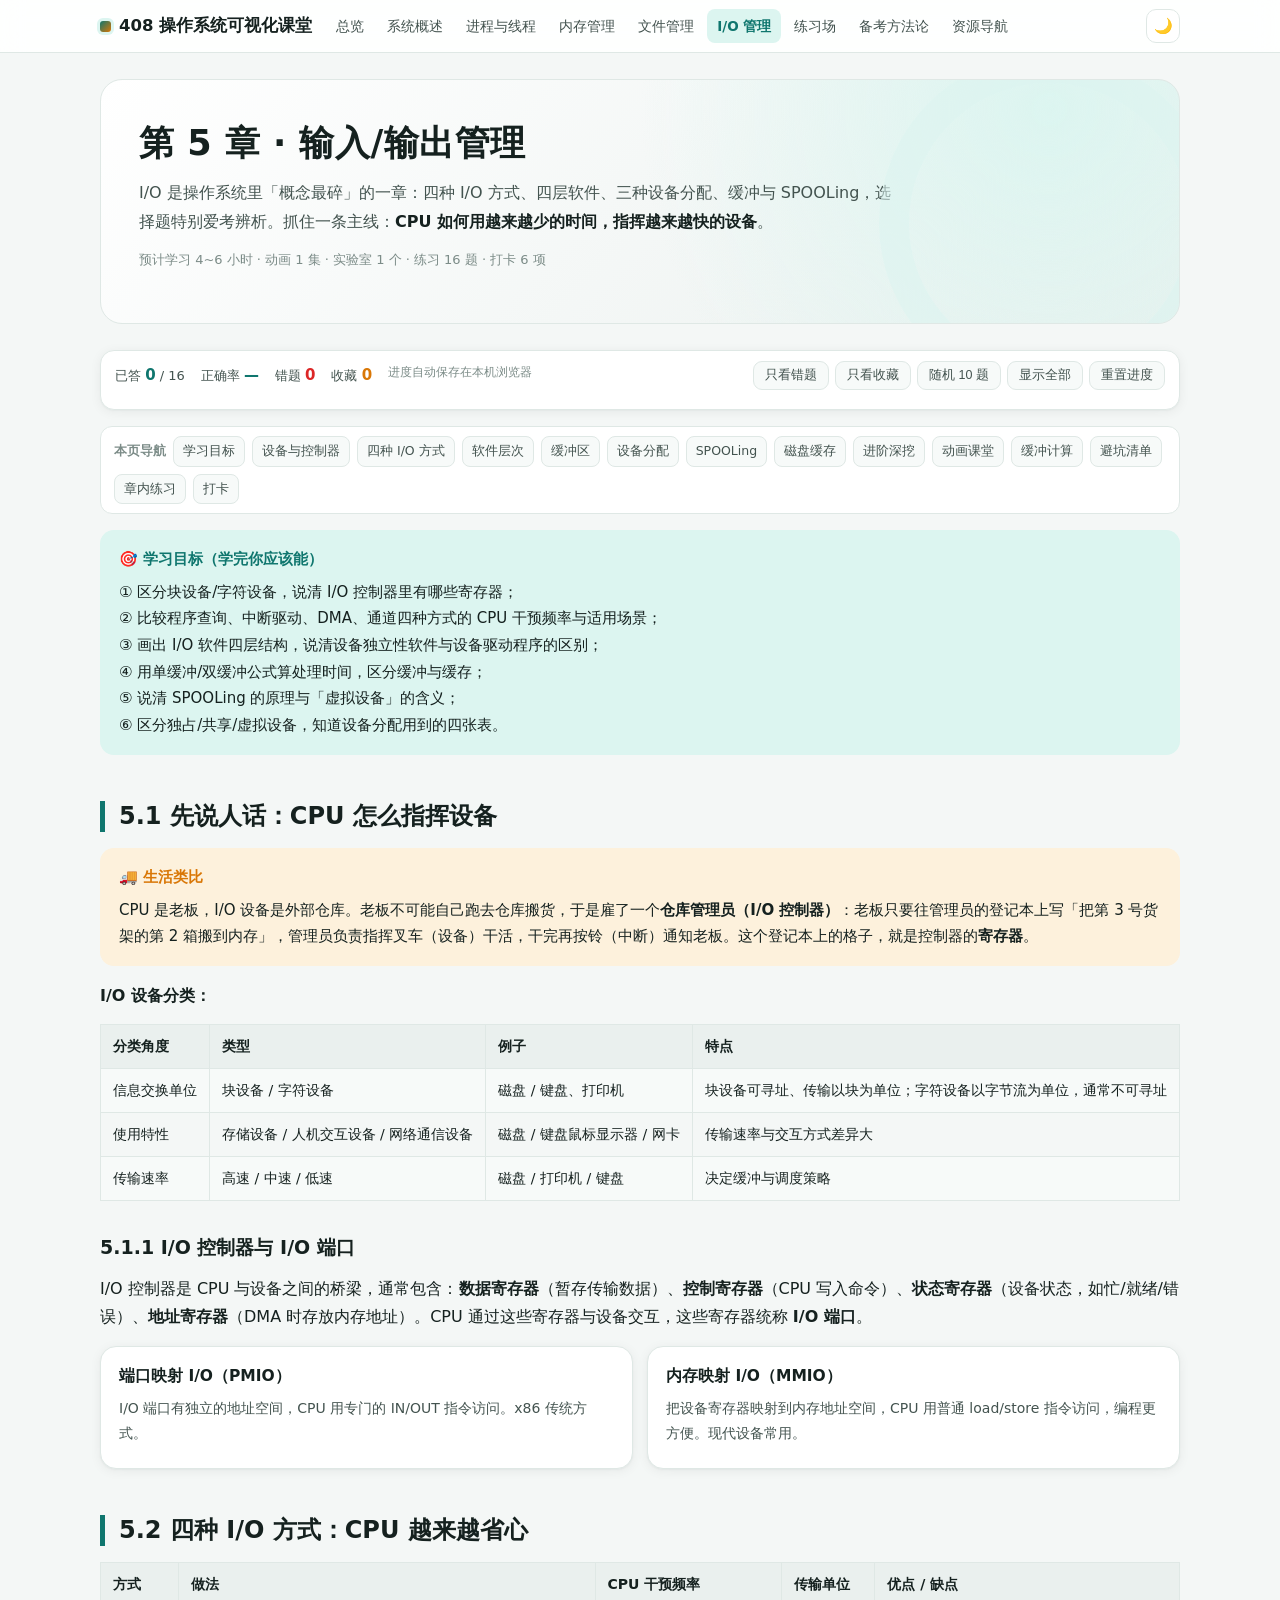
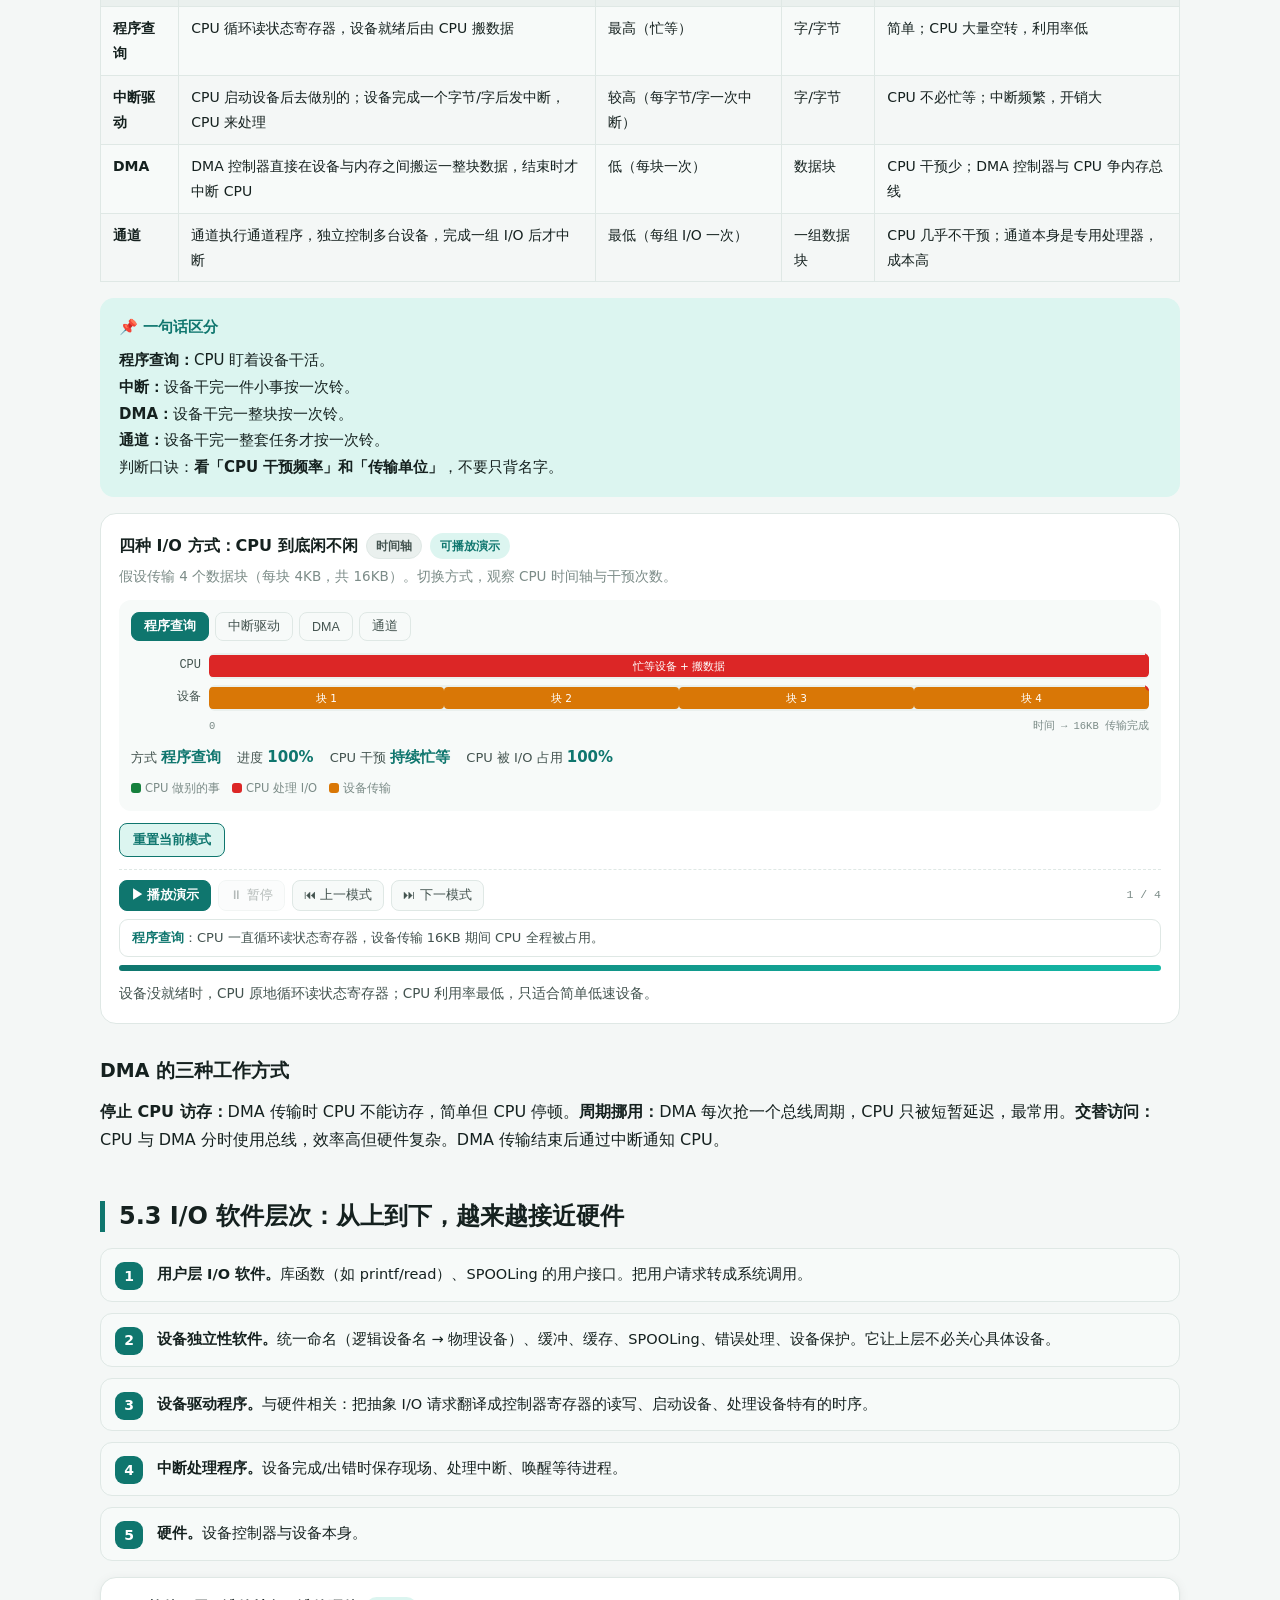
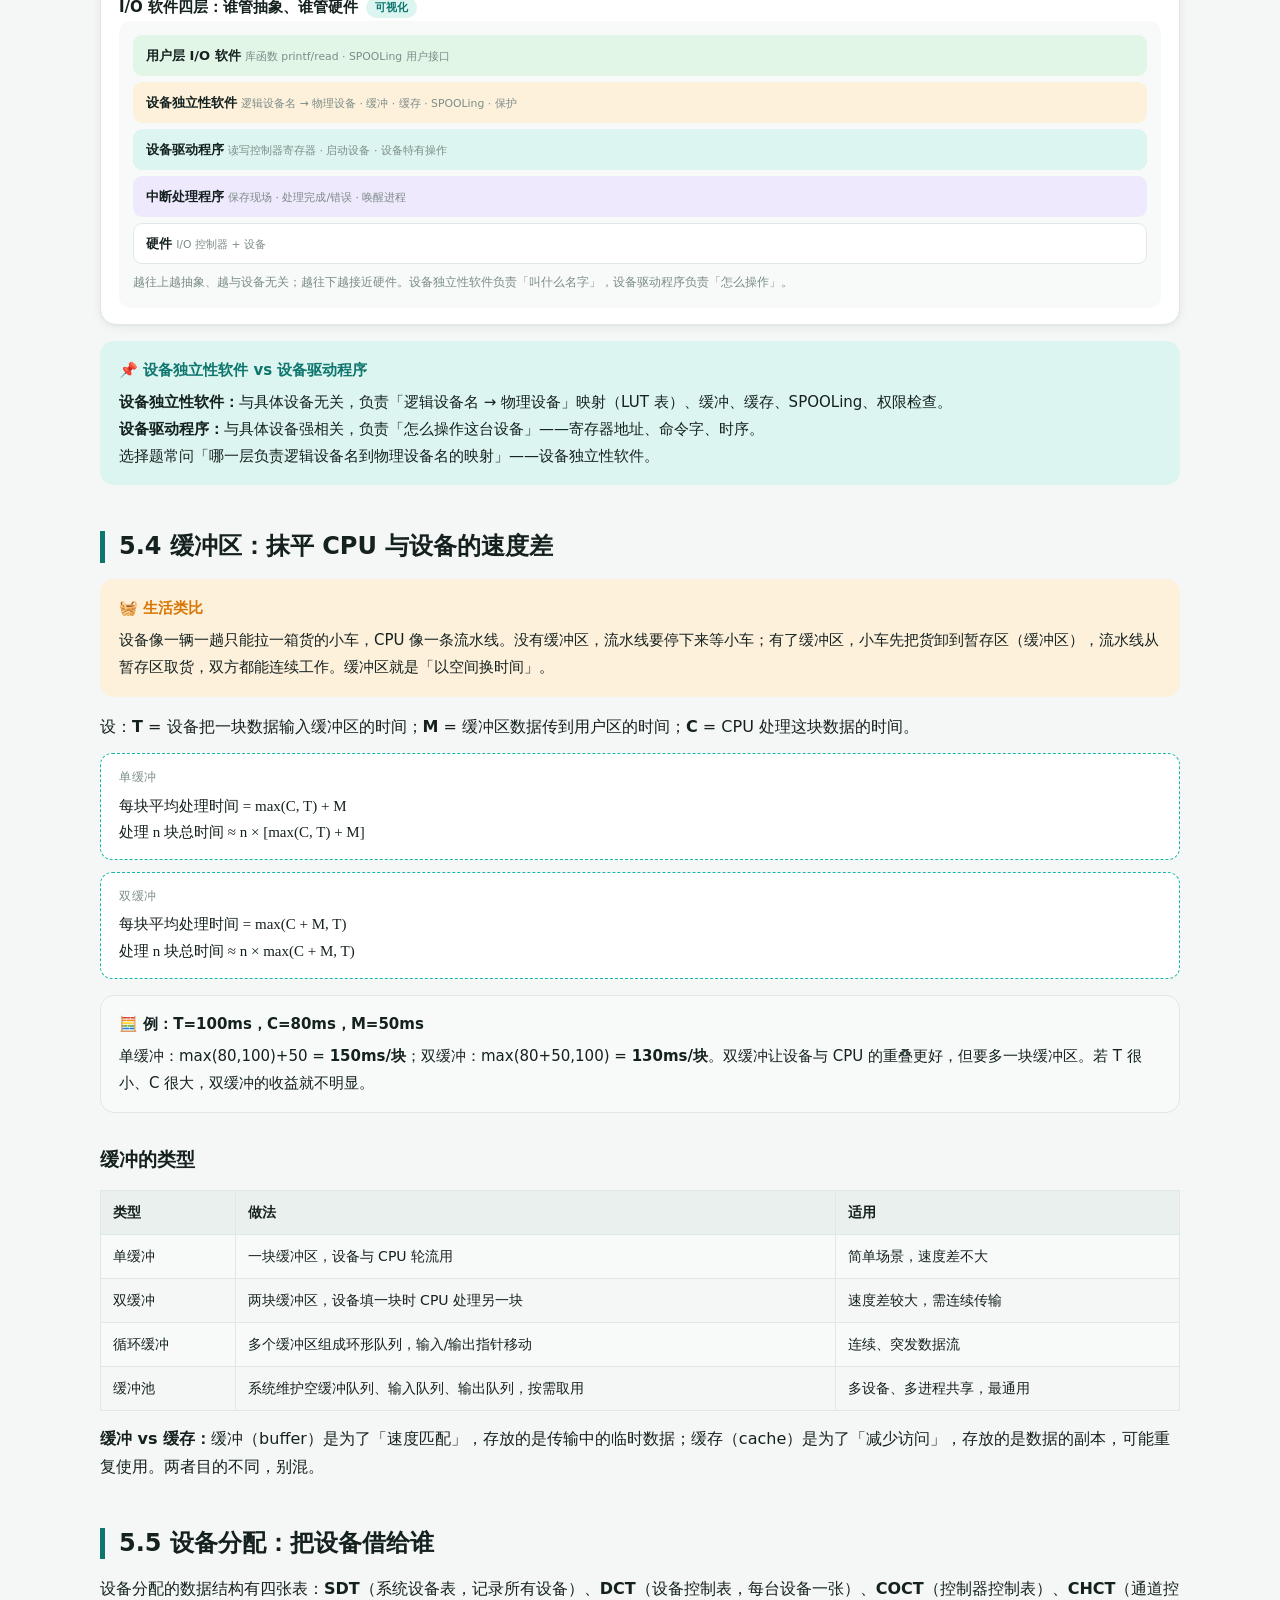
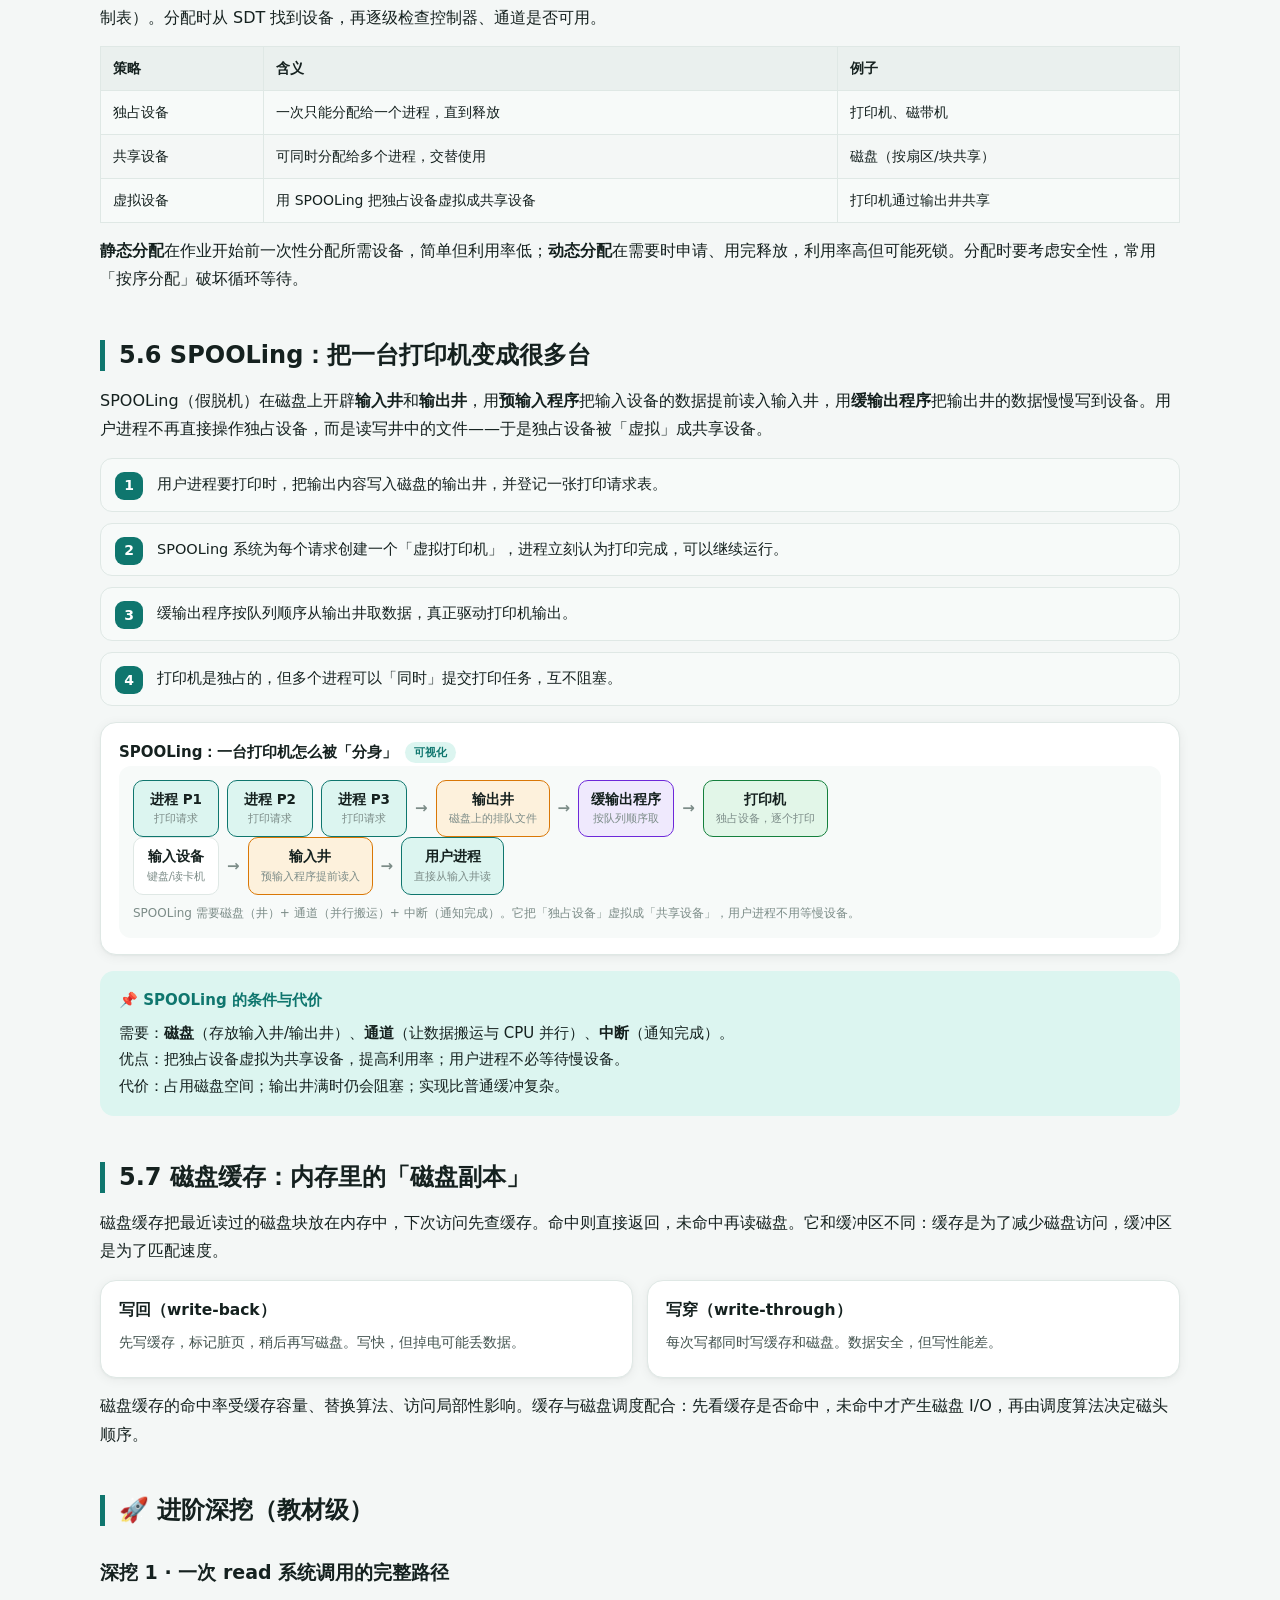
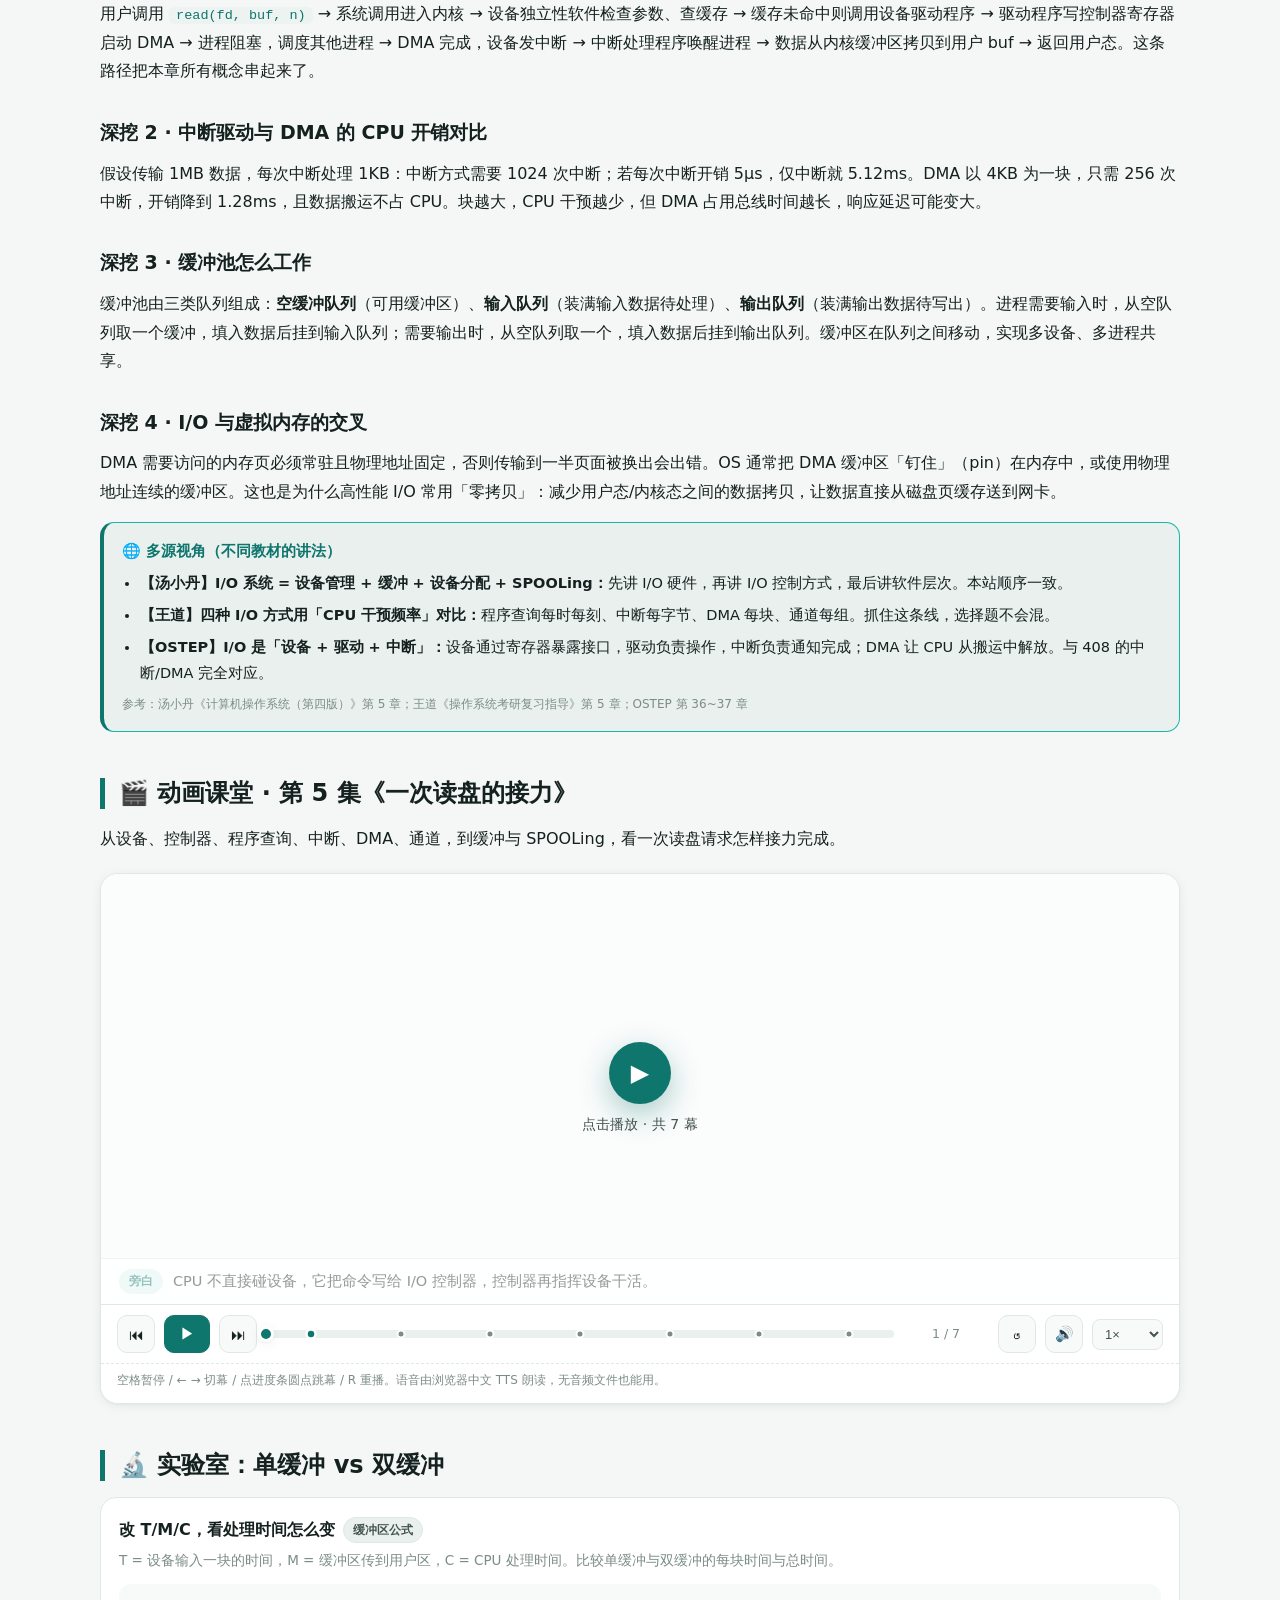
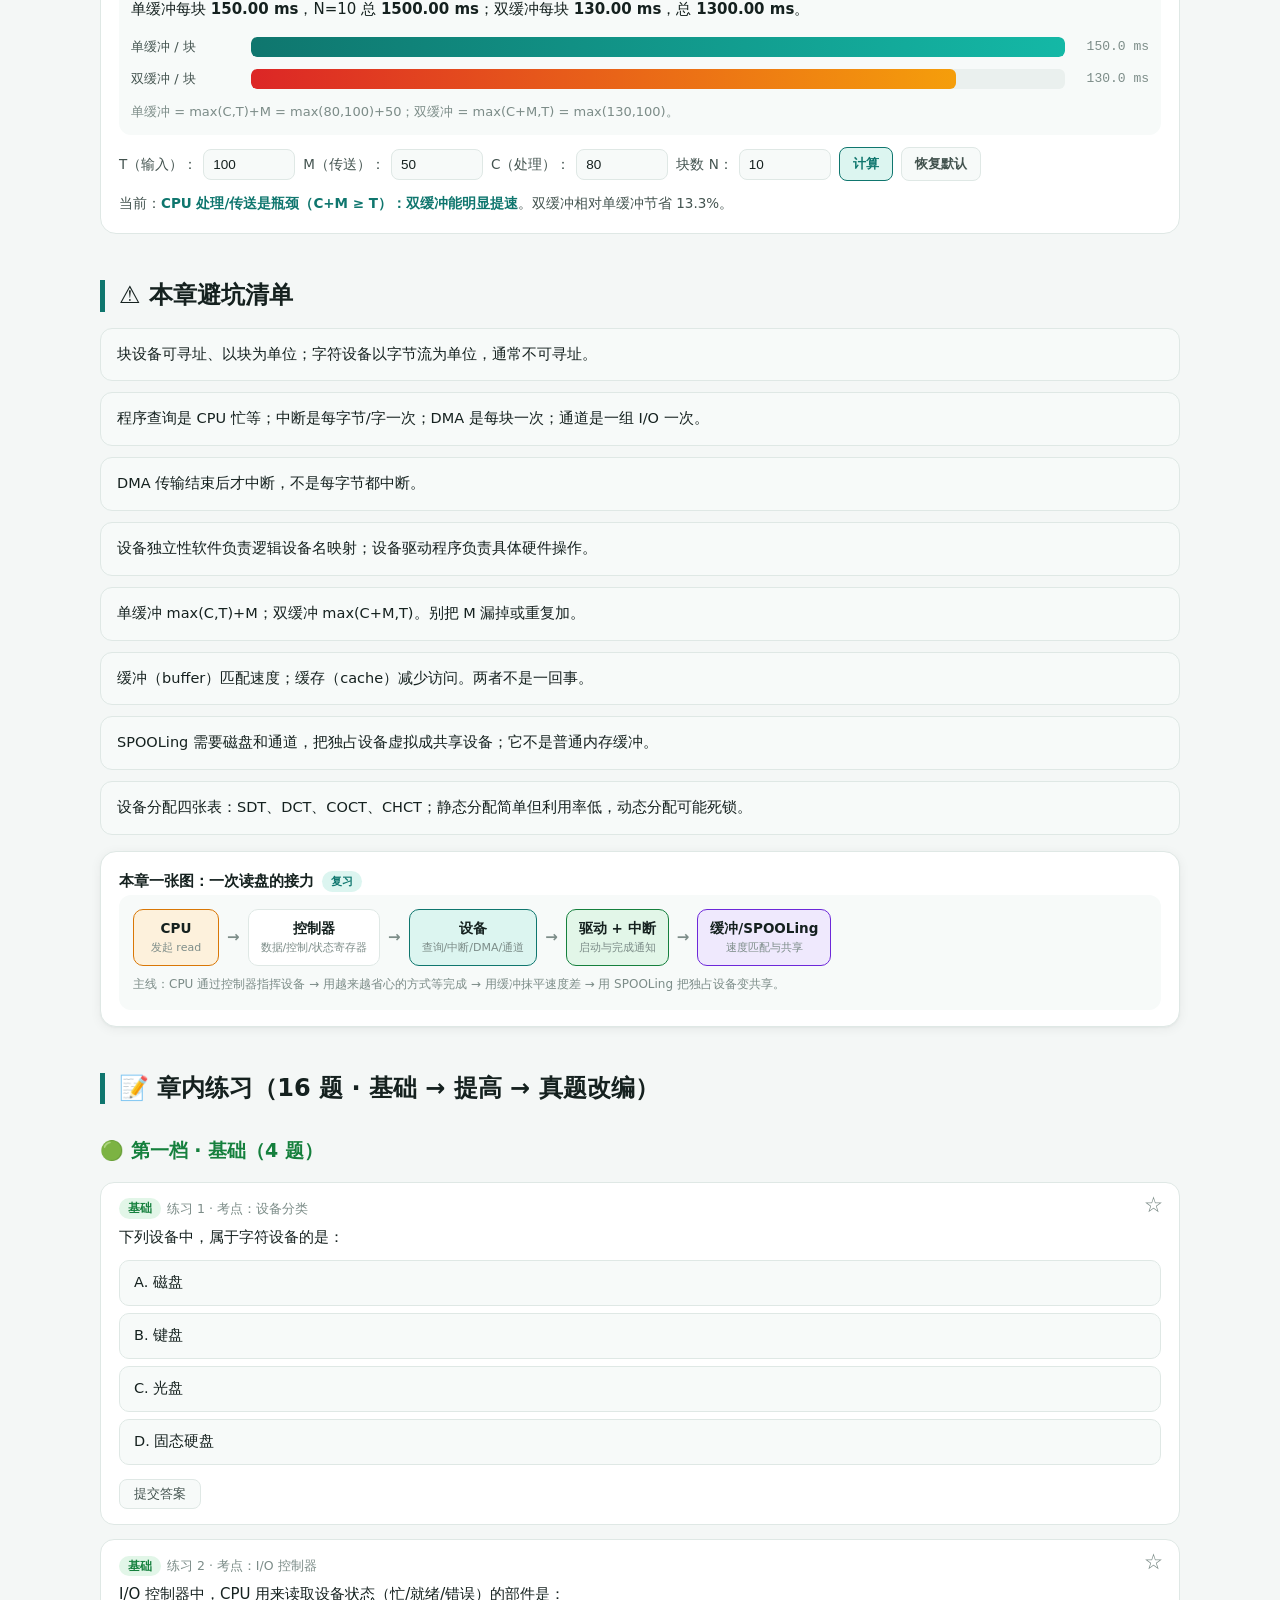
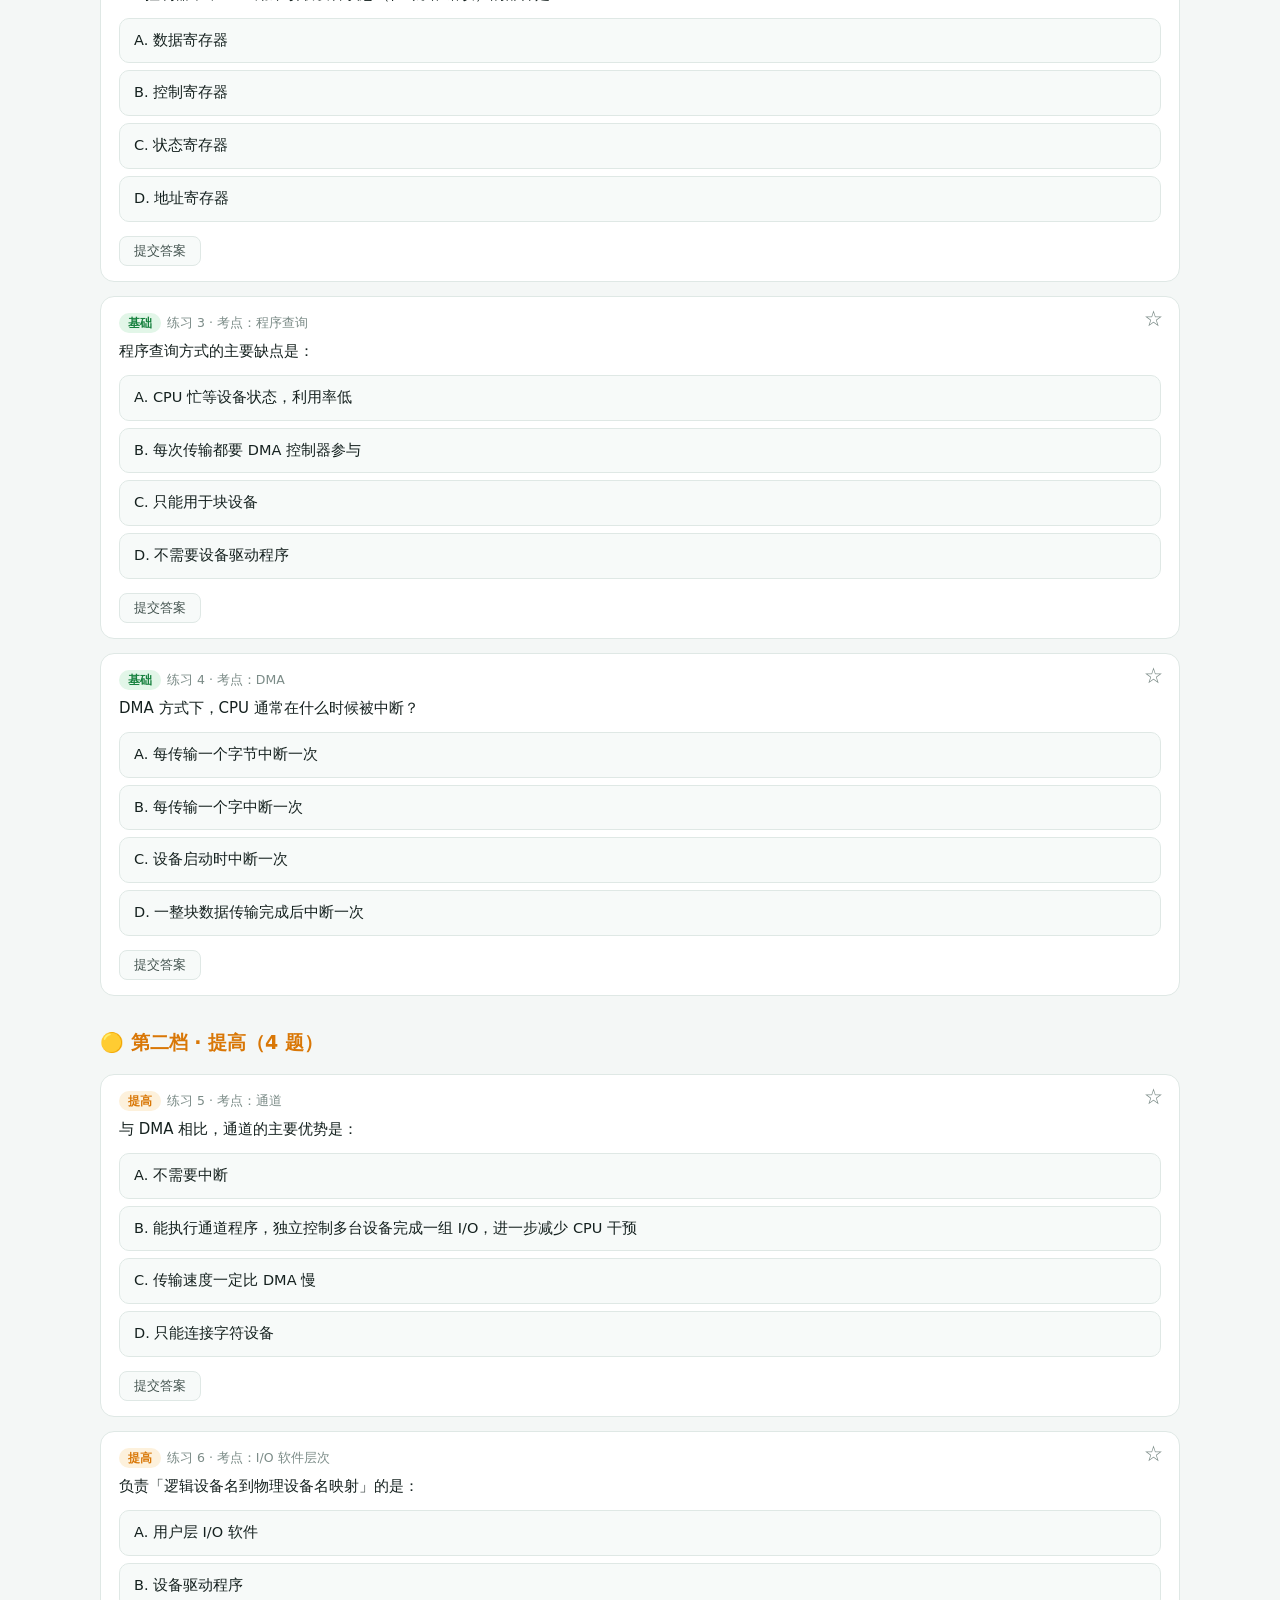
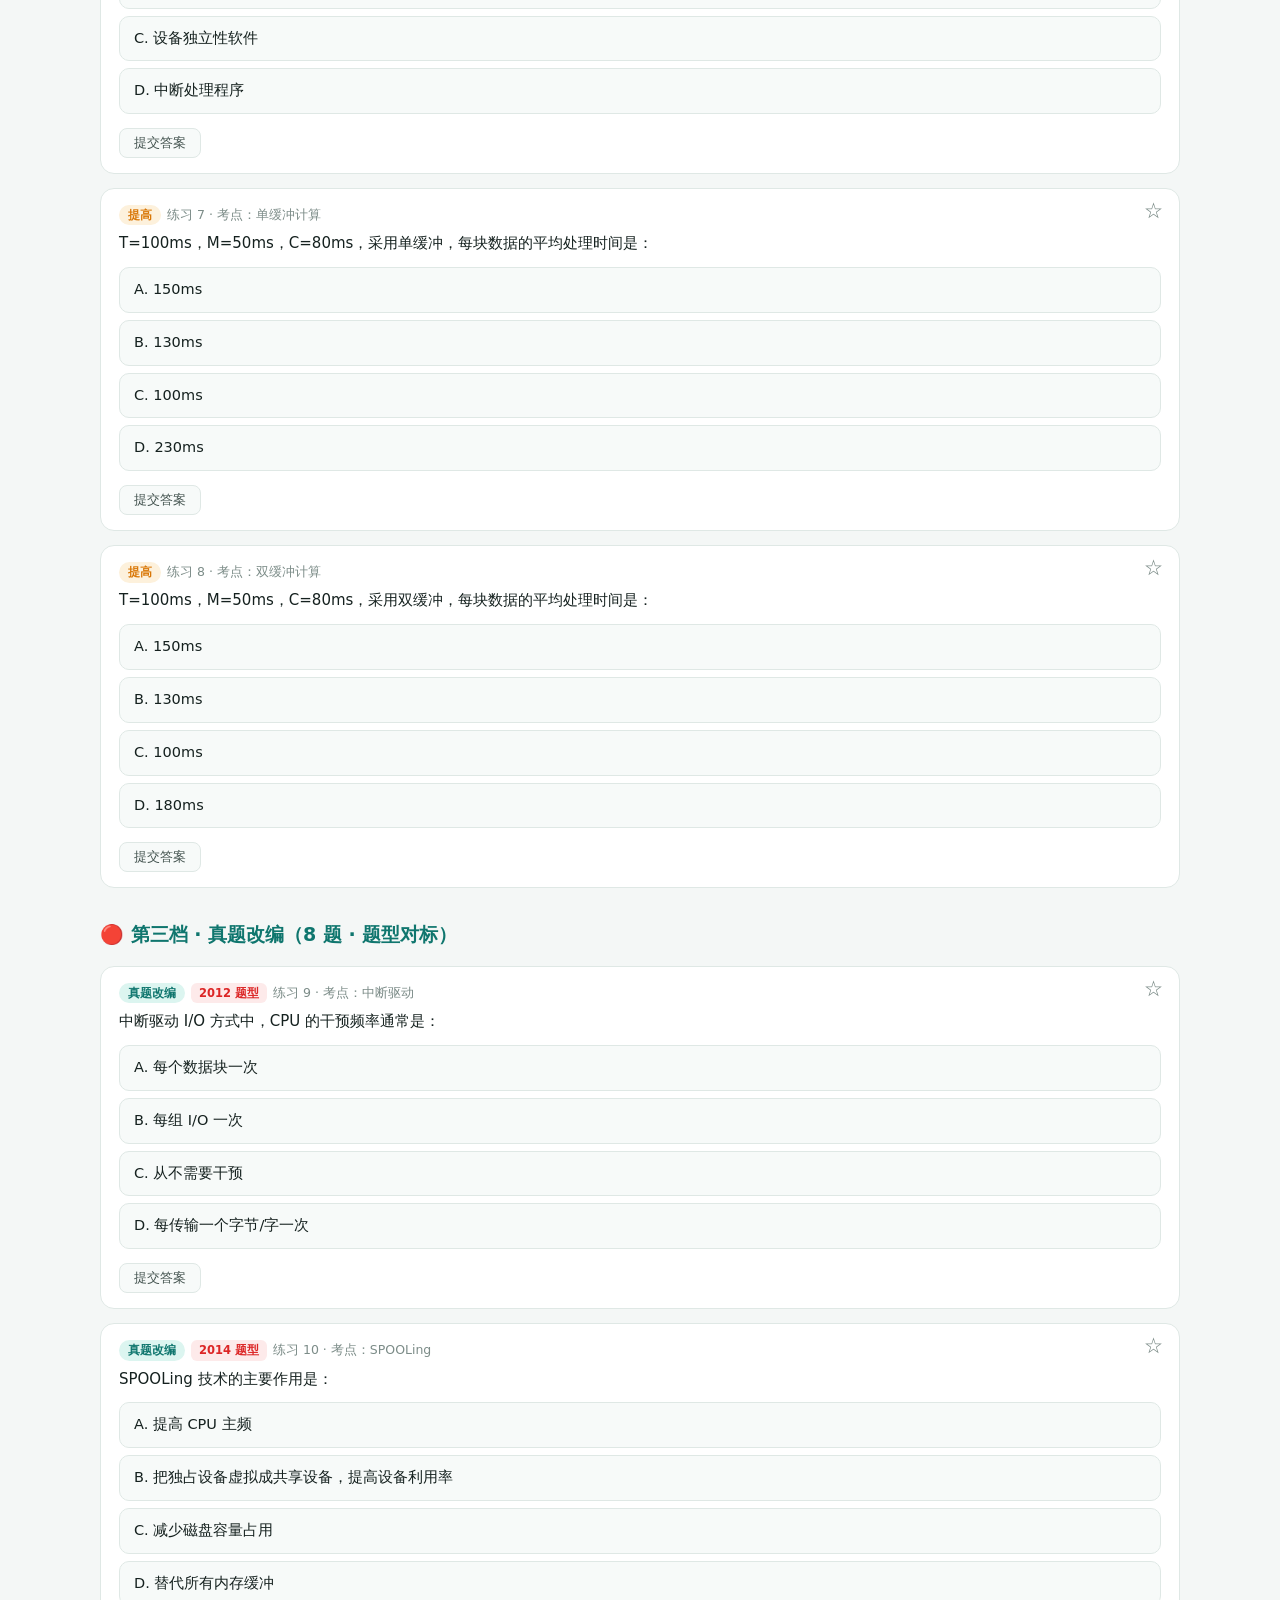
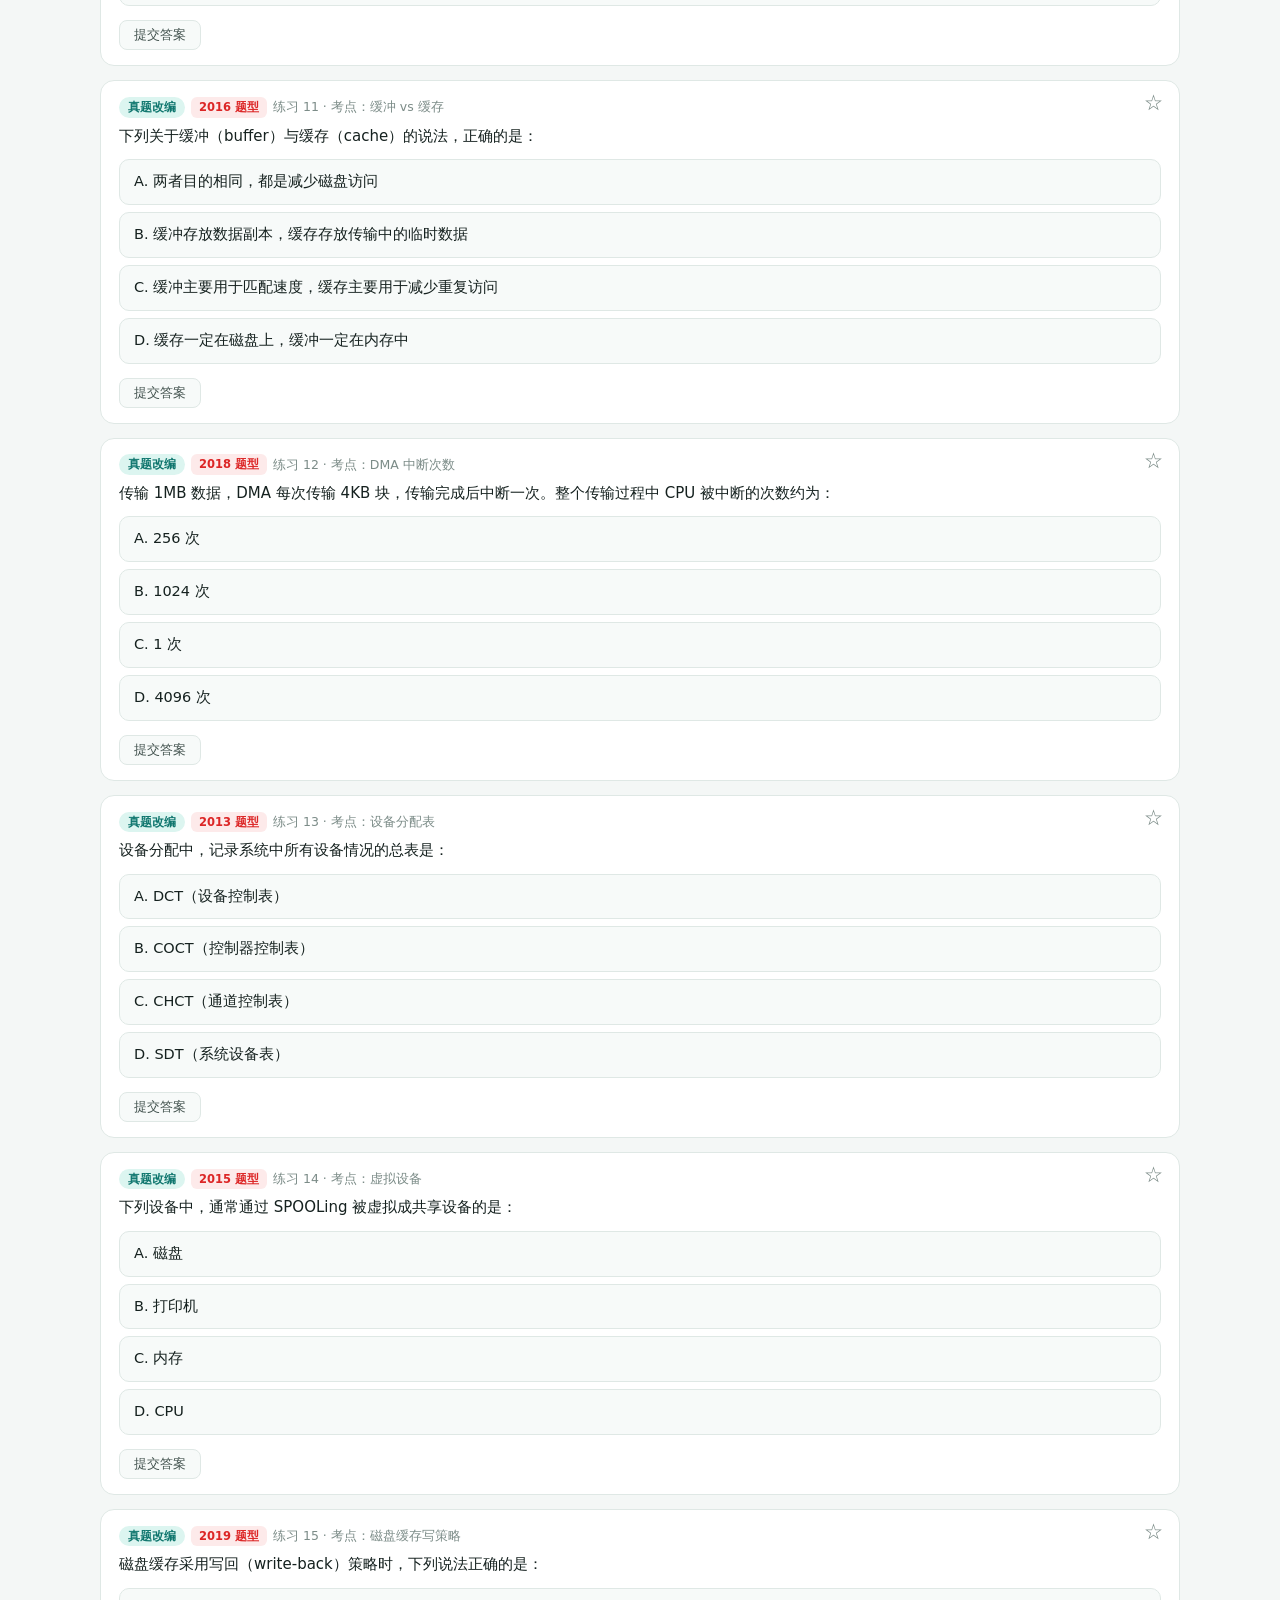
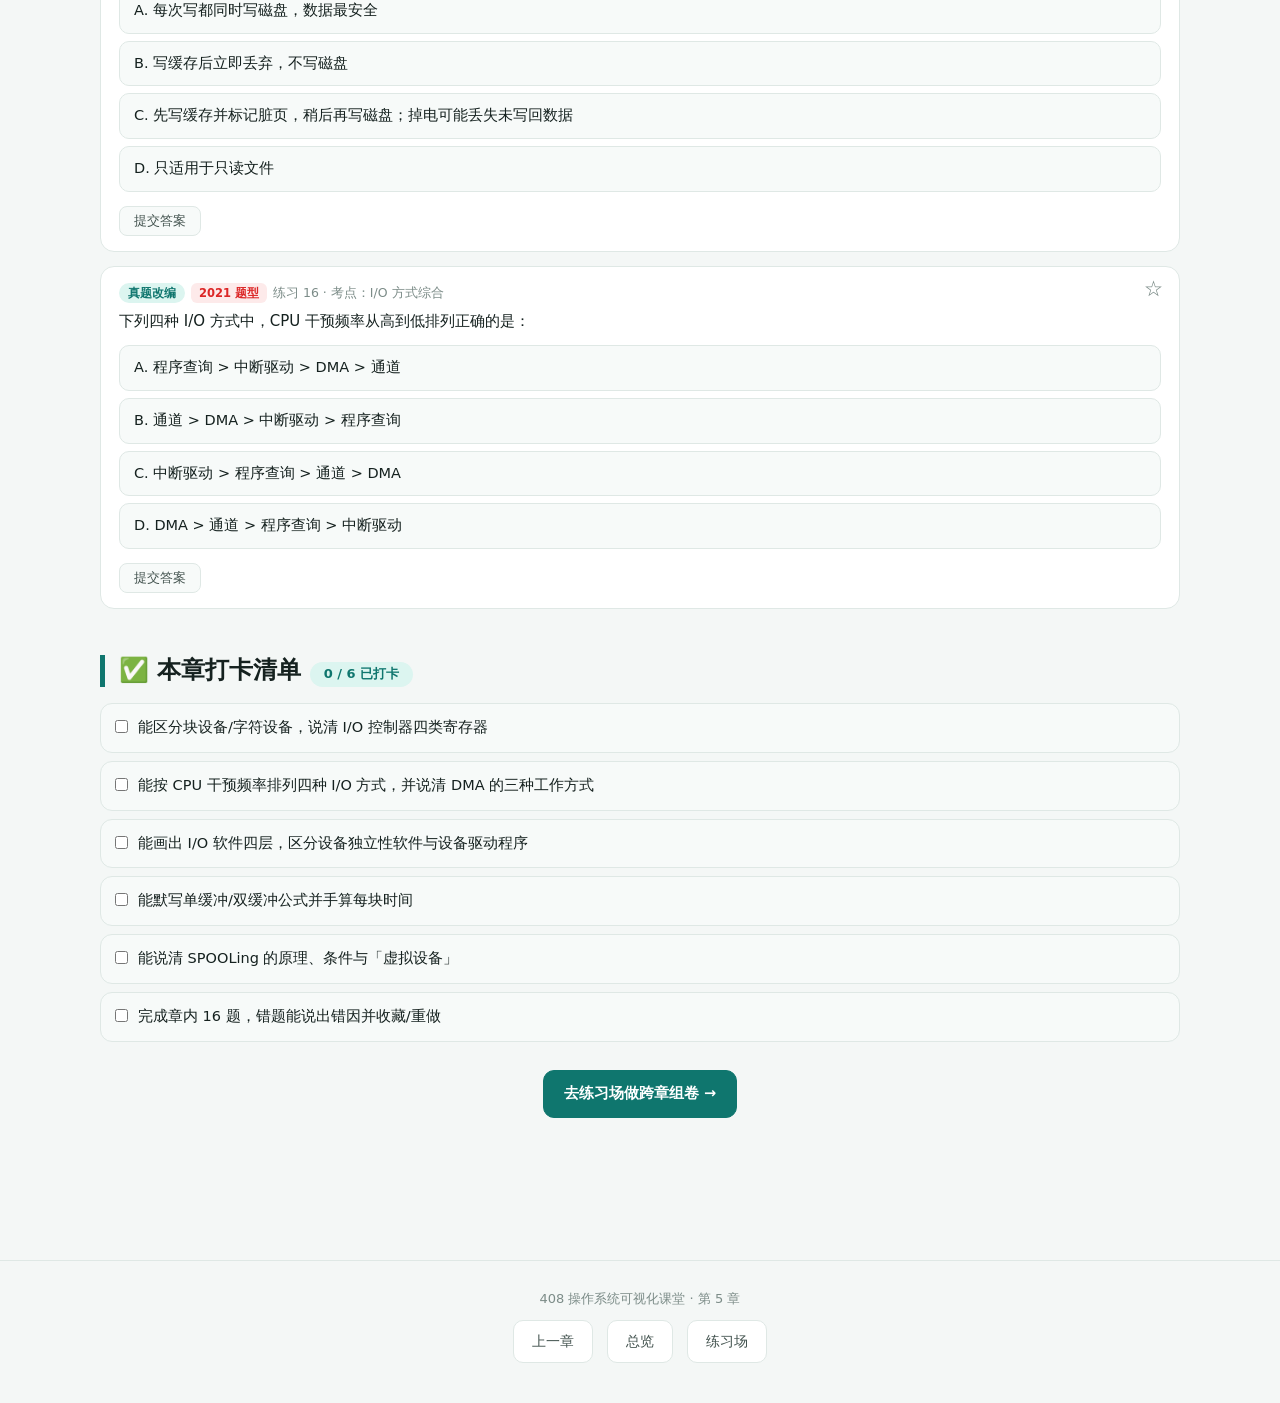
<file: ch05.html>
<!DOCTYPE html>
<html lang="zh-CN" data-theme="light">
<head>
<meta charset="UTF-8">
<meta name="viewport" content="width=device-width, initial-scale=1.0">
<title>第 5 章 输入/输出管理 · 408 操作系统可视化课堂</title>
<link rel="stylesheet" href="assets/style.css">
</head>
<body>
<nav class="topbar"><div class="topbar-inner">
  <a class="logo" href="index.html"><span class="dot"></span>408 操作系统可视化课堂</a>
  <div class="nav-links">
    <a href="index.html">总览</a><a href="ch01.html">系统概述</a><a href="ch02.html">进程与线程</a><a href="ch03.html">内存管理</a><a href="ch04.html">文件管理</a><a href="ch05.html">I/O 管理</a><a href="practice.html">练习场</a><a href="method.html">备考方法论</a><a href="resources.html">资源导航</a>
  </div>
  <button class="theme-btn" title="切换明暗主题">🌙</button>
</div></nav>

<div class="wrap">
  <div class="hero">
    <h1>第 5 章 · 输入/输出管理</h1>
    <p>I/O 是操作系统里「概念最碎」的一章：四种 I/O 方式、四层软件、三种设备分配、缓冲与 SPOOLing，选择题特别爱考辨析。抓住一条主线：<b>CPU 如何用越来越少的时间，指挥越来越快的设备</b>。</p>
    <p class="tagline">预计学习 4~6 小时 · 动画 1 集 · 实验室 1 个 · 练习 16 题 · 打卡 6 项</p>
  </div>

  <div class="toc"><span class="toc-label">本页导航</span><a href="#goal">学习目标</a><a href="#s1">设备与控制器</a><a href="#s2">四种 I/O 方式</a><a href="#s3">软件层次</a><a href="#s4">缓冲区</a><a href="#s5">设备分配</a><a href="#s6">SPOOLing</a><a href="#s7">磁盘缓存</a><a href="#deep">进阶深挖</a><a href="#lesson">动画课堂</a><a href="#lab">缓冲计算</a><a href="#pit">避坑清单</a><a href="#quiz">章内练习</a><a href="#ck">打卡</a></div>

  <div class="callout exam" id="goal"><div class="co-title">🎯 学习目标（学完你应该能）</div>
  ① 区分块设备/字符设备，说清 I/O 控制器里有哪些寄存器；<br>
  ② 比较程序查询、中断驱动、DMA、通道四种方式的 CPU 干预频率与适用场景；<br>
  ③ 画出 I/O 软件四层结构，说清设备独立性软件与设备驱动程序的区别；<br>
  ④ 用单缓冲/双缓冲公式算处理时间，区分缓冲与缓存；<br>
  ⑤ 说清 SPOOLing 的原理与「虚拟设备」的含义；<br>
  ⑥ 区分独占/共享/虚拟设备，知道设备分配用到的四张表。</div>

  <h2 class="sec" id="s1">5.1 先说人话：CPU 怎么指挥设备</h2>
  <div class="callout life"><div class="co-title">🚚 生活类比</div>
  CPU 是老板，I/O 设备是外部仓库。老板不可能自己跑去仓库搬货，于是雇了一个<b>仓库管理员（I/O 控制器）</b>：老板只要往管理员的登记本上写「把第 3 号货架的第 2 箱搬到内存」，管理员负责指挥叉车（设备）干活，干完再按铃（中断）通知老板。这个登记本上的格子，就是控制器的<b>寄存器</b>。</div>

  <p><b>I/O 设备分类：</b></p>
  <div class="tbl-wrap">
    <table class="tbl">
      <tr><th>分类角度</th><th>类型</th><th>例子</th><th>特点</th></tr>
      <tr><td>信息交换单位</td><td>块设备 / 字符设备</td><td>磁盘 / 键盘、打印机</td><td>块设备可寻址、传输以块为单位；字符设备以字节流为单位，通常不可寻址</td></tr>
      <tr><td>使用特性</td><td>存储设备 / 人机交互设备 / 网络通信设备</td><td>磁盘 / 键盘鼠标显示器 / 网卡</td><td>传输速率与交互方式差异大</td></tr>
      <tr><td>传输速率</td><td>高速 / 中速 / 低速</td><td>磁盘 / 打印机 / 键盘</td><td>决定缓冲与调度策略</td></tr>
    </table>
  </div>

  <h3 class="sub">5.1.1 I/O 控制器与 I/O 端口</h3>
  <p>I/O 控制器是 CPU 与设备之间的桥梁，通常包含：<b>数据寄存器</b>（暂存传输数据）、<b>控制寄存器</b>（CPU 写入命令）、<b>状态寄存器</b>（设备状态，如忙/就绪/错误）、<b>地址寄存器</b>（DMA 时存放内存地址）。CPU 通过这些寄存器与设备交互，这些寄存器统称 <b>I/O 端口</b>。</p>
  <div class="split">
    <div class="card"><h4>端口映射 I/O（PMIO）</h4><p>I/O 端口有独立的地址空间，CPU 用专门的 IN/OUT 指令访问。x86 传统方式。</p></div>
    <div class="card"><h4>内存映射 I/O（MMIO）</h4><p>把设备寄存器映射到内存地址空间，CPU 用普通 load/store 指令访问，编程更方便。现代设备常用。</p></div>
  </div>

  <h2 class="sec" id="s2">5.2 四种 I/O 方式：CPU 越来越省心</h2>
  <div class="tbl-wrap">
    <table class="tbl">
      <tr><th>方式</th><th>做法</th><th>CPU 干预频率</th><th>传输单位</th><th>优点 / 缺点</th></tr>
      <tr><td><b>程序查询</b></td><td>CPU 循环读状态寄存器，设备就绪后由 CPU 搬数据</td><td>最高（忙等）</td><td>字/字节</td><td>简单；CPU 大量空转，利用率低</td></tr>
      <tr><td><b>中断驱动</b></td><td>CPU 启动设备后去做别的；设备完成一个字节/字后发中断，CPU 来处理</td><td>较高（每字节/字一次中断）</td><td>字/字节</td><td>CPU 不必忙等；中断频繁，开销大</td></tr>
      <tr><td><b>DMA</b></td><td>DMA 控制器直接在设备与内存之间搬运一整块数据，结束时才中断 CPU</td><td>低（每块一次）</td><td>数据块</td><td>CPU 干预少；DMA 控制器与 CPU 争内存总线</td></tr>
      <tr><td><b>通道</b></td><td>通道执行通道程序，独立控制多台设备，完成一组 I/O 后才中断</td><td>最低（每组 I/O 一次）</td><td>一组数据块</td><td>CPU 几乎不干预；通道本身是专用处理器，成本高</td></tr>
    </table>
  </div>

  <div class="callout exam"><div class="co-title">📌 一句话区分</div>
  <b>程序查询：</b>CPU 盯着设备干活。<br>
  <b>中断：</b>设备干完一件小事按一次铃。<br>
  <b>DMA：</b>设备干完一整块按一次铃。<br>
  <b>通道：</b>设备干完一整套任务才按一次铃。<br>
  判断口诀：<b>看「CPU 干预频率」和「传输单位」</b>，不要只背名字。</div>

  <div class="lab" id="lab-io">
    <div class="lab-title">四种 I/O 方式：CPU 到底闲不闲 <span class="chip">时间轴</span><span class="chip new">可播放演示</span></div>
    <div class="lab-desc">假设传输 4 个数据块（每块 4KB，共 16KB）。切换方式，观察 CPU 时间轴与干预次数。</div>
    <div class="lab-stage">
      <div class="lab-tabs" id="io-tabs">
        <button data-io="query" class="on">程序查询</button>
        <button data-io="interrupt">中断驱动</button>
        <button data-io="dma">DMA</button>
        <button data-io="channel">通道</button>
      </div>
      <div id="io-timeline"></div>
      <div class="head-stats" id="io-stats"></div>
      <div class="vlegend" style="margin-top:8px"><span><i style="background:var(--green)"></i>CPU 做别的事</span><span><i style="background:var(--red)"></i>CPU 处理 I/O</span><span><i style="background:var(--accent)"></i>设备传输</span></div>
    </div>
    <div class="lab-ctrl">
      <button id="io-run">重置当前模式</button>
    </div>
    <div class="demo-bar">
      <button id="io-play" class="primary">▶ 播放演示</button>
      <button id="io-pause" class="ghost">⏸ 暂停</button>
      <button id="io-prev" class="ghost">⏮ 上一模式</button>
      <button id="io-next" class="ghost">⏭ 下一模式</button>
      <span class="demo-step" id="io-step">1 / 4</span>
    </div>
    <div class="demo-cap" id="io-cap">点「播放演示」，自动对比四种 I/O 方式的 CPU 占用与中断次数。</div>
    <div class="demo-progress"><i id="io-progress"></i></div>
    <div class="lab-note" id="io-note"></div>
  </div>

  <h3 class="sub">DMA 的三种工作方式</h3>
  <p><b>停止 CPU 访存：</b>DMA 传输时 CPU 不能访存，简单但 CPU 停顿。<b>周期挪用：</b>DMA 每次抢一个总线周期，CPU 只被短暂延迟，最常用。<b>交替访问：</b>CPU 与 DMA 分时使用总线，效率高但硬件复杂。DMA 传输结束后通过中断通知 CPU。</p>

  <h2 class="sec" id="s3">5.3 I/O 软件层次：从上到下，越来越接近硬件</h2>
  <div class="steps">
    <div class="step"><b>用户层 I/O 软件。</b>库函数（如 printf/read）、SPOOLing 的用户接口。把用户请求转成系统调用。</div>
    <div class="step"><b>设备独立性软件。</b>统一命名（逻辑设备名 → 物理设备）、缓冲、缓存、SPOOLing、错误处理、设备保护。它让上层不必关心具体设备。</div>
    <div class="step"><b>设备驱动程序。</b>与硬件相关：把抽象 I/O 请求翻译成控制器寄存器的读写、启动设备、处理设备特有的时序。</div>
    <div class="step"><b>中断处理程序。</b>设备完成/出错时保存现场、处理中断、唤醒等待进程。</div>
    <div class="step"><b>硬件。</b>设备控制器与设备本身。</div>
  </div>

  <div class="viz">
    <div class="viz-head"><span class="viz-title">I/O 软件四层：谁管抽象、谁管硬件</span><span class="viz-tag">可视化</span></div>
    <div class="viz-body">
      <div class="vlayers">
        <div class="vlayer" style="background:var(--green-soft);border-color:transparent"><b>用户层 I/O 软件</b> <small>库函数 printf/read · SPOOLing 用户接口</small></div>
        <div class="vlayer" style="background:var(--accent-soft);border-color:transparent"><b>设备独立性软件</b> <small>逻辑设备名 → 物理设备 · 缓冲 · 缓存 · SPOOLing · 保护</small></div>
        <div class="vlayer" style="background:var(--brand-soft);border-color:transparent"><b>设备驱动程序</b> <small>读写控制器寄存器 · 启动设备 · 设备特有操作</small></div>
        <div class="vlayer" style="background:var(--violet-soft);border-color:transparent"><b>中断处理程序</b> <small>保存现场 · 处理完成/错误 · 唤醒进程</small></div>
        <div class="vlayer"><b>硬件</b> <small>I/O 控制器 + 设备</small></div>
      </div>
      <div class="viz-note">越往上越抽象、越与设备无关；越往下越接近硬件。设备独立性软件负责「叫什么名字」，设备驱动程序负责「怎么操作」。</div>
    </div>
  </div>

  <div class="callout exam"><div class="co-title">📌 设备独立性软件 vs 设备驱动程序</div>
  <b>设备独立性软件：</b>与具体设备无关，负责「逻辑设备名 → 物理设备」映射（LUT 表）、缓冲、缓存、SPOOLing、权限检查。<br>
  <b>设备驱动程序：</b>与具体设备强相关，负责「怎么操作这台设备」——寄存器地址、命令字、时序。<br>
  选择题常问「哪一层负责逻辑设备名到物理设备名的映射」——设备独立性软件。</div>

  <h2 class="sec" id="s4">5.4 缓冲区：抹平 CPU 与设备的速度差</h2>
  <div class="callout life"><div class="co-title">🧺 生活类比</div>
  设备像一辆一趟只能拉一箱货的小车，CPU 像一条流水线。没有缓冲区，流水线要停下来等小车；有了缓冲区，小车先把货卸到暂存区（缓冲区），流水线从暂存区取货，双方都能连续工作。缓冲区就是「以空间换时间」。</div>

  <p>设：<b>T</b> = 设备把一块数据输入缓冲区的时间；<b>M</b> = 缓冲区数据传到用户区的时间；<b>C</b> = CPU 处理这块数据的时间。</p>
  <div class="formula"><span class="fx-label">单缓冲</span>
  每块平均处理时间 = max(C, T) + M<br>
  处理 n 块总时间 ≈ n × [max(C, T) + M]</div>
  <div class="formula"><span class="fx-label">双缓冲</span>
  每块平均处理时间 = max(C + M, T)<br>
  处理 n 块总时间 ≈ n × max(C + M, T)</div>
  <div class="callout"><div class="co-title">🧮 例：T=100ms，C=80ms，M=50ms</div>
  单缓冲：max(80,100)+50 = <b>150ms/块</b>；双缓冲：max(80+50,100) = <b>130ms/块</b>。双缓冲让设备与 CPU 的重叠更好，但要多一块缓冲区。若 T 很小、C 很大，双缓冲的收益就不明显。</div>

  <h3 class="sub">缓冲的类型</h3>
  <div class="tbl-wrap">
    <table class="tbl">
      <tr><th>类型</th><th>做法</th><th>适用</th></tr>
      <tr><td>单缓冲</td><td>一块缓冲区，设备与 CPU 轮流用</td><td>简单场景，速度差不大</td></tr>
      <tr><td>双缓冲</td><td>两块缓冲区，设备填一块时 CPU 处理另一块</td><td>速度差较大，需连续传输</td></tr>
      <tr><td>循环缓冲</td><td>多个缓冲区组成环形队列，输入/输出指针移动</td><td>连续、突发数据流</td></tr>
      <tr><td>缓冲池</td><td>系统维护空缓冲队列、输入队列、输出队列，按需取用</td><td>多设备、多进程共享，最通用</td></tr>
    </table>
  </div>
  <p><b>缓冲 vs 缓存：</b>缓冲（buffer）是为了「速度匹配」，存放的是传输中的临时数据；缓存（cache）是为了「减少访问」，存放的是数据的副本，可能重复使用。两者目的不同，别混。</p>

  <h2 class="sec" id="s5">5.5 设备分配：把设备借给谁</h2>
  <p>设备分配的数据结构有四张表：<b>SDT</b>（系统设备表，记录所有设备）、<b>DCT</b>（设备控制表，每台设备一张）、<b>COCT</b>（控制器控制表）、<b>CHCT</b>（通道控制表）。分配时从 SDT 找到设备，再逐级检查控制器、通道是否可用。</p>
  <div class="tbl-wrap">
    <table class="tbl">
      <tr><th>策略</th><th>含义</th><th>例子</th></tr>
      <tr><td>独占设备</td><td>一次只能分配给一个进程，直到释放</td><td>打印机、磁带机</td></tr>
      <tr><td>共享设备</td><td>可同时分配给多个进程，交替使用</td><td>磁盘（按扇区/块共享）</td></tr>
      <tr><td>虚拟设备</td><td>用 SPOOLing 把独占设备虚拟成共享设备</td><td>打印机通过输出井共享</td></tr>
    </table>
  </div>
  <p><b>静态分配</b>在作业开始前一次性分配所需设备，简单但利用率低；<b>动态分配</b>在需要时申请、用完释放，利用率高但可能死锁。分配时要考虑安全性，常用「按序分配」破坏循环等待。</p>

  <h2 class="sec" id="s6">5.6 SPOOLing：把一台打印机变成很多台</h2>
  <p>SPOOLing（假脱机）在磁盘上开辟<b>输入井</b>和<b>输出井</b>，用<b>预输入程序</b>把输入设备的数据提前读入输入井，用<b>缓输出程序</b>把输出井的数据慢慢写到设备。用户进程不再直接操作独占设备，而是读写井中的文件——于是独占设备被「虚拟」成共享设备。</p>
  <div class="steps">
    <div class="step">用户进程要打印时，把输出内容写入磁盘的输出井，并登记一张打印请求表。</div>
    <div class="step">SPOOLing 系统为每个请求创建一个「虚拟打印机」，进程立刻认为打印完成，可以继续运行。</div>
    <div class="step">缓输出程序按队列顺序从输出井取数据，真正驱动打印机输出。</div>
    <div class="step">打印机是独占的，但多个进程可以「同时」提交打印任务，互不阻塞。</div>
  </div>

  <div class="viz">
    <div class="viz-head"><span class="viz-title">SPOOLing：一台打印机怎么被「分身」</span><span class="viz-tag">可视化</span></div>
    <div class="viz-body">
      <div class="vflow">
        <div class="vbox hot"><b>进程 P1</b><small>打印请求</small></div>
        <div class="vbox hot"><b>进程 P2</b><small>打印请求</small></div>
        <div class="vbox hot"><b>进程 P3</b><small>打印请求</small></div>
        <span class="varrow">→</span>
        <div class="vbox accent"><b>输出井</b><small>磁盘上的排队文件</small></div>
        <span class="varrow">→</span>
        <div class="vbox violet"><b>缓输出程序</b><small>按队列顺序取</small></div>
        <span class="varrow">→</span>
        <div class="vbox ok"><b>打印机</b><small>独占设备，逐个打印</small></div>
      </div>
      <div class="vsplit-line"></div>
      <div class="vflow">
        <div class="vbox"><b>输入设备</b><small>键盘/读卡机</small></div>
        <span class="varrow">→</span>
        <div class="vbox accent"><b>输入井</b><small>预输入程序提前读入</small></div>
        <span class="varrow">→</span>
        <div class="vbox hot"><b>用户进程</b><small>直接从输入井读</small></div>
      </div>
      <div class="viz-note">SPOOLing 需要磁盘（井）+ 通道（并行搬运）+ 中断（通知完成）。它把「独占设备」虚拟成「共享设备」，用户进程不用等慢设备。</div>
    </div>
  </div>
  <div class="callout exam"><div class="co-title">📌 SPOOLing 的条件与代价</div>
  需要：<b>磁盘</b>（存放输入井/输出井）、<b>通道</b>（让数据搬运与 CPU 并行）、<b>中断</b>（通知完成）。<br>
  优点：把独占设备虚拟为共享设备，提高利用率；用户进程不必等待慢设备。<br>
  代价：占用磁盘空间；输出井满时仍会阻塞；实现比普通缓冲复杂。</div>

  <h2 class="sec" id="s7">5.7 磁盘缓存：内存里的「磁盘副本」</h2>
  <p>磁盘缓存把最近读过的磁盘块放在内存中，下次访问先查缓存。命中则直接返回，未命中再读磁盘。它和缓冲区不同：缓存是为了减少磁盘访问，缓冲区是为了匹配速度。</p>
  <div class="split">
    <div class="card"><h4>写回（write-back）</h4><p>先写缓存，标记脏页，稍后再写磁盘。写快，但掉电可能丢数据。</p></div>
    <div class="card"><h4>写穿（write-through）</h4><p>每次写都同时写缓存和磁盘。数据安全，但写性能差。</p></div>
  </div>
  <p>磁盘缓存的命中率受缓存容量、替换算法、访问局部性影响。缓存与磁盘调度配合：先看缓存是否命中，未命中才产生磁盘 I/O，再由调度算法决定磁头顺序。</p>

  <h2 class="sec" id="deep">🚀 进阶深挖（教材级）</h2>
  <h3 class="sub">深挖 1 · 一次 read 系统调用的完整路径</h3>
  <p>用户调用 <code class="inline">read(fd, buf, n)</code> → 系统调用进入内核 → 设备独立性软件检查参数、查缓存 → 缓存未命中则调用设备驱动程序 → 驱动程序写控制器寄存器启动 DMA → 进程阻塞，调度其他进程 → DMA 完成，设备发中断 → 中断处理程序唤醒进程 → 数据从内核缓冲区拷贝到用户 buf → 返回用户态。这条路径把本章所有概念串起来了。</p>

  <h3 class="sub">深挖 2 · 中断驱动与 DMA 的 CPU 开销对比</h3>
  <p>假设传输 1MB 数据，每次中断处理 1KB：中断方式需要 1024 次中断；若每次中断开销 5μs，仅中断就 5.12ms。DMA 以 4KB 为一块，只需 256 次中断，开销降到 1.28ms，且数据搬运不占 CPU。块越大，CPU 干预越少，但 DMA 占用总线时间越长，响应延迟可能变大。</p>

  <h3 class="sub">深挖 3 · 缓冲池怎么工作</h3>
  <p>缓冲池由三类队列组成：<b>空缓冲队列</b>（可用缓冲区）、<b>输入队列</b>（装满输入数据待处理）、<b>输出队列</b>（装满输出数据待写出）。进程需要输入时，从空队列取一个缓冲，填入数据后挂到输入队列；需要输出时，从空队列取一个，填入数据后挂到输出队列。缓冲区在队列之间移动，实现多设备、多进程共享。</p>

  <h3 class="sub">深挖 4 · I/O 与虚拟内存的交叉</h3>
  <p>DMA 需要访问的内存页必须常驻且物理地址固定，否则传输到一半页面被换出会出错。OS 通常把 DMA 缓冲区「钉住」（pin）在内存中，或使用物理地址连续的缓冲区。这也是为什么高性能 I/O 常用「零拷贝」：减少用户态/内核态之间的数据拷贝，让数据直接从磁盘页缓存送到网卡。</p>

  <div class="callout views"><div class="co-title">🌐 多源视角（不同教材的讲法）</div>
  <ul>
    <li><b>【汤小丹】I/O 系统 = 设备管理 + 缓冲 + 设备分配 + SPOOLing：</b>先讲 I/O 硬件，再讲 I/O 控制方式，最后讲软件层次。本站顺序一致。</li>
    <li><b>【王道】四种 I/O 方式用「CPU 干预频率」对比：</b>程序查询每时每刻、中断每字节、DMA 每块、通道每组。抓住这条线，选择题不会混。</li>
    <li><b>【OSTEP】I/O 是「设备 + 驱动 + 中断」：</b>设备通过寄存器暴露接口，驱动负责操作，中断负责通知完成；DMA 让 CPU 从搬运中解放。与 408 的中断/DMA 完全对应。</li>
  </ul>
  <div class="src">参考：汤小丹《计算机操作系统（第四版）》第 5 章；王道《操作系统考研复习指导》第 5 章；OSTEP 第 36~37 章</div></div>

  <h2 class="sec" id="lesson">🎬 动画课堂 · 第 5 集《一次读盘的接力》</h2>
  <p>从设备、控制器、程序查询、中断、DMA、通道，到缓冲与 SPOOLing，看一次读盘请求怎样接力完成。</p>
  <div id="lesson-box"></div>

  <h2 class="sec" id="lab">🔬 实验室：单缓冲 vs 双缓冲</h2>
  <div class="lab" id="lab-buf">
    <div class="lab-title">改 T/M/C，看处理时间怎么变 <span class="chip">缓冲区公式</span></div>
    <div class="lab-desc">T = 设备输入一块的时间，M = 缓冲区传到用户区，C = CPU 处理时间。比较单缓冲与双缓冲的每块时间与总时间。</div>
    <div class="lab-stage">
      <div id="buf-out" style="font-size:15px;margin-bottom:12px"></div>
      <div class="bars" id="buf-bars"></div>
      <div id="buf-note" class="small muted" style="margin-top:10px"></div>
    </div>
    <div class="lab-ctrl">
      <label>T（输入）：<input id="buf-t" type="number" min="1" value="100"></label>
      <label>M（传送）：<input id="buf-m" type="number" min="1" value="50"></label>
      <label>C（处理）：<input id="buf-c" type="number" min="1" value="80"></label>
      <label>块数 N：<input id="buf-n" type="number" min="1" value="10"></label>
      <button id="buf-run">计算</button>
      <button id="buf-reset" class="ghost">恢复默认</button>
    </div>
    <div class="lab-note" id="buf-tip"></div>
  </div>

  <h2 class="sec" id="pit">⚠️ 本章避坑清单</h2>
  <div class="steps plain">
    <div class="step">块设备可寻址、以块为单位；字符设备以字节流为单位，通常不可寻址。</div>
    <div class="step">程序查询是 CPU 忙等；中断是每字节/字一次；DMA 是每块一次；通道是一组 I/O 一次。</div>
    <div class="step">DMA 传输结束后才中断，不是每字节都中断。</div>
    <div class="step">设备独立性软件负责逻辑设备名映射；设备驱动程序负责具体硬件操作。</div>
    <div class="step">单缓冲 max(C,T)+M；双缓冲 max(C+M,T)。别把 M 漏掉或重复加。</div>
    <div class="step">缓冲（buffer）匹配速度；缓存（cache）减少访问。两者不是一回事。</div>
    <div class="step">SPOOLing 需要磁盘和通道，把独占设备虚拟成共享设备；它不是普通内存缓冲。</div>
    <div class="step">设备分配四张表：SDT、DCT、COCT、CHCT；静态分配简单但利用率低，动态分配可能死锁。</div>
  </div>

  <div class="viz">
    <div class="viz-head"><span class="viz-title">本章一张图：一次读盘的接力</span><span class="viz-tag">复习</span></div>
    <div class="viz-body">
      <div class="vflow">
        <div class="vbox accent"><b>CPU</b><small>发起 read</small></div>
        <span class="varrow">→</span>
        <div class="vbox"><b>控制器</b><small>数据/控制/状态寄存器</small></div>
        <span class="varrow">→</span>
        <div class="vbox hot"><b>设备</b><small>查询/中断/DMA/通道</small></div>
        <span class="varrow">→</span>
        <div class="vbox ok"><b>驱动 + 中断</b><small>启动与完成通知</small></div>
        <span class="varrow">→</span>
        <div class="vbox violet"><b>缓冲/SPOOLing</b><small>速度匹配与共享</small></div>
      </div>
      <div class="viz-note">主线：CPU 通过控制器指挥设备 → 用越来越省心的方式等完成 → 用缓冲抹平速度差 → 用 SPOOLing 把独占设备变共享。</div>
    </div>
  </div>

  <h2 class="sec" id="quiz">📝 章内练习（16 题 · 基础 → 提高 → 真题改编）</h2>

  <h3 class="sub" style="color:var(--green)">🟢 第一档 · 基础（4 题）</h3>

  <div class="quiz" data-answer="B" data-diff="basic">
    <div class="q-head"><div class="q-tag"><span class="q-lvl basic">基础</span>练习 1 · 考点：设备分类</div>
    下列设备中，属于字符设备的是：</div>
    <div class="opts">
      <div class="opt" data-opt="A">A. 磁盘</div>
      <div class="opt" data-opt="B">B. 键盘</div>
      <div class="opt" data-opt="C">C. 光盘</div>
      <div class="opt" data-opt="D">D. 固态硬盘</div>
    </div>
    <div class="q-foot"><button class="btn-ans">提交答案</button><span class="q-res"></span></div>
    <div class="q-exp"><b>解析：</b>选 B。键盘以字节流方式输入，通常不可寻址，属于字符设备。磁盘、光盘、SSD 都以数据块为单位存取，属于块设备。</div>
  </div>

  <div class="quiz" data-answer="C" data-diff="basic">
    <div class="q-head"><div class="q-tag"><span class="q-lvl basic">基础</span>练习 2 · 考点：I/O 控制器</div>
    I/O 控制器中，CPU 用来读取设备状态（忙/就绪/错误）的部件是：</div>
    <div class="opts">
      <div class="opt" data-opt="A">A. 数据寄存器</div>
      <div class="opt" data-opt="B">B. 控制寄存器</div>
      <div class="opt" data-opt="C">C. 状态寄存器</div>
      <div class="opt" data-opt="D">D. 地址寄存器</div>
    </div>
    <div class="q-foot"><button class="btn-ans">提交答案</button><span class="q-res"></span></div>
    <div class="q-exp"><b>解析：</b>选 C。状态寄存器保存设备当前状态（忙、就绪、错误等）；数据寄存器暂存传输数据；控制寄存器接收 CPU 命令；地址寄存器在 DMA 时保存内存地址。</div>
  </div>

  <div class="quiz" data-answer="A" data-diff="basic">
    <div class="q-head"><div class="q-tag"><span class="q-lvl basic">基础</span>练习 3 · 考点：程序查询</div>
    程序查询方式的主要缺点是：</div>
    <div class="opts">
      <div class="opt" data-opt="A">A. CPU 忙等设备状态，利用率低</div>
      <div class="opt" data-opt="B">B. 每次传输都要 DMA 控制器参与</div>
      <div class="opt" data-opt="C">C. 只能用于块设备</div>
      <div class="opt" data-opt="D">D. 不需要设备驱动程序</div>
    </div>
    <div class="q-foot"><button class="btn-ans">提交答案</button><span class="q-res"></span></div>
    <div class="q-exp"><b>解析：</b>选 A。程序查询由 CPU 循环读取状态寄存器，设备没就绪就一直空转，CPU 无法做别的事。B 是 DMA 的特点；C 错，字符设备也能查询；D 错，任何 I/O 都需要驱动/控制逻辑。</div>
  </div>

  <div class="quiz" data-answer="D" data-diff="basic">
    <div class="q-head"><div class="q-tag"><span class="q-lvl basic">基础</span>练习 4 · 考点：DMA</div>
    DMA 方式下，CPU 通常在什么时候被中断？</div>
    <div class="opts">
      <div class="opt" data-opt="A">A. 每传输一个字节中断一次</div>
      <div class="opt" data-opt="B">B. 每传输一个字中断一次</div>
      <div class="opt" data-opt="C">C. 设备启动时中断一次</div>
      <div class="opt" data-opt="D">D. 一整块数据传输完成后中断一次</div>
    </div>
    <div class="q-foot"><button class="btn-ans">提交答案</button><span class="q-res"></span></div>
    <div class="q-exp"><b>解析：</b>选 D。DMA 控制器负责在设备与内存之间搬运整块数据，CPU 只在传输开始前设置参数、传输结束后处理中断。A、B 是中断驱动方式；C 错，启动时是 CPU 写寄存器，不是中断。</div>
  </div>

  <h3 class="sub" style="color:var(--accent)">🟡 第二档 · 提高（4 题）</h3>

  <div class="quiz" data-answer="B" data-diff="mid">
    <div class="q-head"><div class="q-tag"><span class="q-lvl mid">提高</span>练习 5 · 考点：通道</div>
    与 DMA 相比，通道的主要优势是：</div>
    <div class="opts">
      <div class="opt" data-opt="A">A. 不需要中断</div>
      <div class="opt" data-opt="B">B. 能执行通道程序，独立控制多台设备完成一组 I/O，进一步减少 CPU 干预</div>
      <div class="opt" data-opt="C">C. 传输速度一定比 DMA 慢</div>
      <div class="opt" data-opt="D">D. 只能连接字符设备</div>
    </div>
    <div class="q-foot"><button class="btn-ans">提交答案</button><span class="q-res"></span></div>
    <div class="q-exp"><b>解析：</b>选 B。通道是一个专用的 I/O 处理器，能执行通道程序，控制多台设备完成一组 I/O，CPU 只需在开始时启动、结束时处理中断。A 错，通道完成时仍用中断通知；C 错，通道通常更强；D 错，通道可连接块设备和字符设备。</div>
  </div>

  <div class="quiz" data-answer="C" data-diff="mid">
    <div class="q-head"><div class="q-tag"><span class="q-lvl mid">提高</span>练习 6 · 考点：I/O 软件层次</div>
    负责「逻辑设备名到物理设备名映射」的是：</div>
    <div class="opts">
      <div class="opt" data-opt="A">A. 用户层 I/O 软件</div>
      <div class="opt" data-opt="B">B. 设备驱动程序</div>
      <div class="opt" data-opt="C">C. 设备独立性软件</div>
      <div class="opt" data-opt="D">D. 中断处理程序</div>
    </div>
    <div class="q-foot"><button class="btn-ans">提交答案</button><span class="q-res"></span></div>
    <div class="q-exp"><b>解析：</b>选 C。设备独立性软件通过逻辑设备表（LUT）把用户使用的逻辑设备名映射到物理设备，并负责缓冲、缓存、SPOOLing、保护等。设备驱动程序负责具体硬件操作；用户层只是库函数；中断处理负责完成通知。</div>
  </div>

  <div class="quiz" data-answer="A" data-diff="mid">
    <div class="q-head"><div class="q-tag"><span class="q-lvl mid">提高</span>练习 7 · 考点：单缓冲计算</div>
    T=100ms，M=50ms，C=80ms，采用单缓冲，每块数据的平均处理时间是：</div>
    <div class="opts">
      <div class="opt" data-opt="A">A. 150ms</div>
      <div class="opt" data-opt="B">B. 130ms</div>
      <div class="opt" data-opt="C">C. 100ms</div>
      <div class="opt" data-opt="D">D. 230ms</div>
    </div>
    <div class="q-foot"><button class="btn-ans">提交答案</button><span class="q-res"></span></div>
    <div class="q-exp"><b>解析：</b>选 A。单缓冲：max(C,T)+M = max(80,100)+50 = 100+50 = 150ms。B 是双缓冲的结果 max(80+50,100)=130ms；C 漏了 M；D 把三个量直接相加。</div>
  </div>

  <div class="quiz" data-answer="B" data-diff="mid">
    <div class="q-head"><div class="q-tag"><span class="q-lvl mid">提高</span>练习 8 · 考点：双缓冲计算</div>
    T=100ms，M=50ms，C=80ms，采用双缓冲，每块数据的平均处理时间是：</div>
    <div class="opts">
      <div class="opt" data-opt="A">A. 150ms</div>
      <div class="opt" data-opt="B">B. 130ms</div>
      <div class="opt" data-opt="C">C. 100ms</div>
      <div class="opt" data-opt="D">D. 180ms</div>
    </div>
    <div class="q-foot"><button class="btn-ans">提交答案</button><span class="q-res"></span></div>
    <div class="q-exp"><b>解析：</b>选 B。双缓冲：max(C+M,T) = max(80+50,100) = 130ms。双缓冲让设备填一块时 CPU 处理另一块，所以比单缓冲的 150ms 快；但若 T 远大于 C+M，瓶颈仍在设备，双缓冲也帮不上。</div>
  </div>

  <h3 class="sub" style="color:var(--brand)">🔴 第三档 · 真题改编（8 题 · 题型对标）</h3>

  <div class="quiz" data-answer="D" data-diff="real" data-year="2012">
    <div class="q-head"><div class="q-tag"><span class="q-lvl real">真题改编</span><span class="q-year">2012 题型</span>练习 9 · 考点：中断驱动</div>
    中断驱动 I/O 方式中，CPU 的干预频率通常是：</div>
    <div class="opts">
      <div class="opt" data-opt="A">A. 每个数据块一次</div>
      <div class="opt" data-opt="B">B. 每组 I/O 一次</div>
      <div class="opt" data-opt="C">C. 从不需要干预</div>
      <div class="opt" data-opt="D">D. 每传输一个字节/字一次</div>
    </div>
    <div class="q-foot"><button class="btn-ans">提交答案</button><span class="q-res"></span></div>
    <div class="q-exp"><b>解析：</b>选 D。中断驱动方式下，设备每完成一个字节/字的传输就发一次中断，CPU 中断频繁、开销大。A 是 DMA；B 是通道；C 任何 I/O 都需要 CPU 至少启动和收尾。</div>
  </div>

  <div class="quiz" data-answer="B" data-diff="real" data-year="2014">
    <div class="q-head"><div class="q-tag"><span class="q-lvl real">真题改编</span><span class="q-year">2014 题型</span>练习 10 · 考点：SPOOLing</div>
    SPOOLing 技术的主要作用是：</div>
    <div class="opts">
      <div class="opt" data-opt="A">A. 提高 CPU 主频</div>
      <div class="opt" data-opt="B">B. 把独占设备虚拟成共享设备，提高设备利用率</div>
      <div class="opt" data-opt="C">C. 减少磁盘容量占用</div>
      <div class="opt" data-opt="D">D. 替代所有内存缓冲</div>
    </div>
    <div class="q-foot"><button class="btn-ans">提交答案</button><span class="q-res"></span></div>
    <div class="q-exp"><b>解析：</b>选 B。SPOOLing 用磁盘上的输入井/输出井 + 预输入/缓输出程序，让多个进程「同时」使用一台独占设备（如打印机），把独占设备虚拟成共享设备。它不提高主频、反而占磁盘，也不能替代内存缓冲。</div>
  </div>

  <div class="quiz" data-answer="C" data-diff="real" data-year="2016">
    <div class="q-head"><div class="q-tag"><span class="q-lvl real">真题改编</span><span class="q-year">2016 题型</span>练习 11 · 考点：缓冲 vs 缓存</div>
    下列关于缓冲（buffer）与缓存（cache）的说法，正确的是：</div>
    <div class="opts">
      <div class="opt" data-opt="A">A. 两者目的相同，都是减少磁盘访问</div>
      <div class="opt" data-opt="B">B. 缓冲存放数据副本，缓存存放传输中的临时数据</div>
      <div class="opt" data-opt="C">C. 缓冲主要用于匹配速度，缓存主要用于减少重复访问</div>
      <div class="opt" data-opt="D">D. 缓存一定在磁盘上，缓冲一定在内存中</div>
    </div>
    <div class="q-foot"><button class="btn-ans">提交答案</button><span class="q-res"></span></div>
    <div class="q-exp"><b>解析：</b>选 C。缓冲解决 CPU 与设备速度不匹配，存放传输中的临时数据；缓存存放数据副本，减少对慢速存储的重复访问。B 说反了；A 混淆目的；D 错，缓存也可以在内存/CPU 中。</div>
  </div>

  <div class="quiz" data-answer="A" data-diff="real" data-year="2018">
    <div class="q-head"><div class="q-tag"><span class="q-lvl real">真题改编</span><span class="q-year">2018 题型</span>练习 12 · 考点：DMA 中断次数</div>
    传输 1MB 数据，DMA 每次传输 4KB 块，传输完成后中断一次。整个传输过程中 CPU 被中断的次数约为：</div>
    <div class="opts">
      <div class="opt" data-opt="A">A. 256 次</div>
      <div class="opt" data-opt="B">B. 1024 次</div>
      <div class="opt" data-opt="C">C. 1 次</div>
      <div class="opt" data-opt="D">D. 4096 次</div>
    </div>
    <div class="q-foot"><button class="btn-ans">提交答案</button><span class="q-res"></span></div>
    <div class="q-exp"><b>解析：</b>选 A。1MB / 4KB = 256 块，每块完成中断一次，共 256 次。B 是每次中断传 1KB 的中断驱动方式；C 是通道方式完成一整组 I/O 才中断一次；D 是每次传 256B 的情况。</div>
  </div>

  <div class="quiz" data-answer="D" data-diff="real" data-year="2013">
    <div class="q-head"><div class="q-tag"><span class="q-lvl real">真题改编</span><span class="q-year">2013 题型</span>练习 13 · 考点：设备分配表</div>
    设备分配中，记录系统中所有设备情况的总表是：</div>
    <div class="opts">
      <div class="opt" data-opt="A">A. DCT（设备控制表）</div>
      <div class="opt" data-opt="B">B. COCT（控制器控制表）</div>
      <div class="opt" data-opt="C">C. CHCT（通道控制表）</div>
      <div class="opt" data-opt="D">D. SDT（系统设备表）</div>
    </div>
    <div class="q-foot"><button class="btn-ans">提交答案</button><span class="q-res"></span></div>
    <div class="q-exp"><b>解析：</b>选 D。SDT 是整个系统的设备总表，每个表项指向一台设备的 DCT；DCT 记录单台设备状态，COCT 记录控制器，CHCT 记录通道。分配时从 SDT 出发逐级检查。</div>
  </div>

  <div class="quiz" data-answer="B" data-diff="real" data-year="2015">
    <div class="q-head"><div class="q-tag"><span class="q-lvl real">真题改编</span><span class="q-year">2015 题型</span>练习 14 · 考点：虚拟设备</div>
    下列设备中，通常通过 SPOOLing 被虚拟成共享设备的是：</div>
    <div class="opts">
      <div class="opt" data-opt="A">A. 磁盘</div>
      <div class="opt" data-opt="B">B. 打印机</div>
      <div class="opt" data-opt="C">C. 内存</div>
      <div class="opt" data-opt="D">D. CPU</div>
    </div>
    <div class="q-foot"><button class="btn-ans">提交答案</button><span class="q-res"></span></div>
    <div class="q-exp"><b>解析：</b>选 B。打印机是典型的独占设备，SPOOLing 用输出井把多个打印任务排队，让每个进程都以为自己独占打印机。磁盘本来就是共享设备；内存和 CPU 不是 I/O 设备。</div>
  </div>

  <div class="quiz" data-answer="C" data-diff="real" data-year="2019">
    <div class="q-head"><div class="q-tag"><span class="q-lvl real">真题改编</span><span class="q-year">2019 题型</span>练习 15 · 考点：磁盘缓存写策略</div>
    磁盘缓存采用写回（write-back）策略时，下列说法正确的是：</div>
    <div class="opts">
      <div class="opt" data-opt="A">A. 每次写都同时写磁盘，数据最安全</div>
      <div class="opt" data-opt="B">B. 写缓存后立即丢弃，不写磁盘</div>
      <div class="opt" data-opt="C">C. 先写缓存并标记脏页，稍后再写磁盘；掉电可能丢失未写回数据</div>
      <div class="opt" data-opt="D">D. 只适用于只读文件</div>
    </div>
    <div class="q-foot"><button class="btn-ans">提交答案</button><span class="q-res"></span></div>
    <div class="q-exp"><b>解析：</b>选 C。写回策略先写缓存、标记脏页，延迟写磁盘，写性能好，但掉电可能丢数据。A 是写穿；B 不是正常策略；D 错，写回用于可写数据。</div>
  </div>

  <div class="quiz" data-answer="A" data-diff="real" data-year="2021">
    <div class="q-head"><div class="q-tag"><span class="q-lvl real">真题改编</span><span class="q-year">2021 题型</span>练习 16 · 考点：I/O 方式综合</div>
    下列四种 I/O 方式中，CPU 干预频率从高到低排列正确的是：</div>
    <div class="opts">
      <div class="opt" data-opt="A">A. 程序查询 &gt; 中断驱动 &gt; DMA &gt; 通道</div>
      <div class="opt" data-opt="B">B. 通道 &gt; DMA &gt; 中断驱动 &gt; 程序查询</div>
      <div class="opt" data-opt="C">C. 中断驱动 &gt; 程序查询 &gt; 通道 &gt; DMA</div>
      <div class="opt" data-opt="D">D. DMA &gt; 通道 &gt; 程序查询 &gt; 中断驱动</div>
    </div>
    <div class="q-foot"><button class="btn-ans">提交答案</button><span class="q-res"></span></div>
    <div class="q-exp"><b>解析：</b>选 A。程序查询 CPU 一直忙等；中断驱动每字节/字中断；DMA 每块中断；通道每组 I/O 才中断。干预频率依次降低。记住「查询 &gt; 中断 &gt; DMA &gt; 通道」。</div>
  </div>

  <h2 class="sec" id="ck">✅ 本章打卡清单 <span class="progress-pill">0 / 6 已打卡</span></h2>
  <div class="checklist" data-ck-scope>
    <label class="check-item" data-ck="ch05-1"><input type="checkbox"><span>能区分块设备/字符设备，说清 I/O 控制器四类寄存器</span></label>
    <label class="check-item" data-ck="ch05-2"><input type="checkbox"><span>能按 CPU 干预频率排列四种 I/O 方式，并说清 DMA 的三种工作方式</span></label>
    <label class="check-item" data-ck="ch05-3"><input type="checkbox"><span>能画出 I/O 软件四层，区分设备独立性软件与设备驱动程序</span></label>
    <label class="check-item" data-ck="ch05-4"><input type="checkbox"><span>能默写单缓冲/双缓冲公式并手算每块时间</span></label>
    <label class="check-item" data-ck="ch05-5"><input type="checkbox"><span>能说清 SPOOLing 的原理、条件与「虚拟设备」</span></label>
    <label class="check-item" data-ck="ch05-6"><input type="checkbox"><span>完成章内 16 题，错题能说出错因并收藏/重做</span></label>
  </div>

  <p class="center" style="margin-top:28px"><a class="btn" href="practice.html">去练习场做跨章组卷 →</a></p>
</div>

<footer>
  408 操作系统可视化课堂 · 第 5 章<br>
  <div class="pagers"><a href="ch04.html">上一章</a><a href="index.html">总览</a><a href="practice.html">练习场</a></div>
</footer>

<script src="assets/app.js"></script>
<script src="assets/lesson-ch05.js"></script>
<script src="assets/lesson-player.js"></script>
<script>
/* 实验室：单缓冲 / 双缓冲 */
(function () {
  var out = document.getElementById("buf-out");
  var bars = document.getElementById("buf-bars");
  var note = document.getElementById("buf-note");
  var tip = document.getElementById("buf-tip");
  if (!out) return;
  function run() {
    var T = Math.max(1, parseFloat(document.getElementById("buf-t").value) || 100);
    var M = Math.max(1, parseFloat(document.getElementById("buf-m").value) || 50);
    var C = Math.max(1, parseFloat(document.getElementById("buf-c").value) || 80);
    var N = Math.max(1, parseInt(document.getElementById("buf-n").value, 10) || 10);
    var single = Math.max(C, T) + M;
    var dbl = Math.max(C + M, T);
    var totalS = single * N, totalD = dbl * N;
    out.innerHTML = "单缓冲每块 <b>" + single.toFixed(2) + " ms</b>，N=" + N + " 总 <b>" + totalS.toFixed(2) + " ms</b>；双缓冲每块 <b>" + dbl.toFixed(2) + " ms</b>，总 <b>" + totalD.toFixed(2) + " ms</b>。";
    var max = Math.max(single, dbl);
    bars.innerHTML =
      '<div class="bar-row"><span class="b-label">单缓冲 / 块</span><div class="bar-track"><div class="bar-fill" style="width:' + (single / max * 100) + '%"></div></div><span class="b-val">' + single.toFixed(1) + ' ms</span></div>' +
      '<div class="bar-row"><span class="b-label">双缓冲 / 块</span><div class="bar-track"><div class="bar-fill warn" style="width:' + (dbl / max * 100) + '%"></div></div><span class="b-val">' + dbl.toFixed(1) + ' ms</span></div>';
    note.innerHTML = "单缓冲 = max(C,T)+M = max(" + C + "," + T + ")+" + M + "；双缓冲 = max(C+M,T) = max(" + (C + M) + "," + T + ")。";
    var bottleneck = T > C + M ? "设备输入是瓶颈（T > C+M）：双缓冲最多把每块压到 T=" + T + "ms，无法低于设备速度" : "CPU 处理/传送是瓶颈（C+M ≥ T）：双缓冲能明显提速";
    tip.innerHTML = "当前：<b>" + bottleneck + "</b>。双缓冲相对单缓冲节省 " + ((1 - dbl / single) * 100).toFixed(1) + "%。";
  }
  document.getElementById("buf-run").addEventListener("click", run);
  ["buf-t", "buf-m", "buf-c", "buf-n"].forEach(function (id) {
    document.getElementById(id).addEventListener("change", run);
  });
  document.getElementById("buf-reset").addEventListener("click", function () {
    document.getElementById("buf-t").value = 100;
    document.getElementById("buf-m").value = 50;
    document.getElementById("buf-c").value = 80;
    document.getElementById("buf-n").value = 10;
    run();
  });
  run();
})();

/* 实验室：四种 I/O 方式时间轴 */
(function () {
  var tabs = document.getElementById("io-tabs");
  if (!tabs) return;
  var tl = document.getElementById("io-timeline");
  var stats = document.getElementById("io-stats");
  var note = document.getElementById("io-note");
  var capEl = document.getElementById("io-cap");
  var stepEl = document.getElementById("io-step");
  var progEl = document.getElementById("io-progress");
  var pauseBtn = document.getElementById("io-pause");
  var prevBtn = document.getElementById("io-prev");
  var nextBtn = document.getElementById("io-next");
  var current = "query";
  var demoKeys = ["query", "interrupt", "dma", "channel"];
  var demoIdx = 0, playing = false, startTime = 0, raf = 0, progressP = 1, DUR = 5200;

  var device = [
    { s: 0, w: 25, c: "var(--accent)", t: "块 1" },
    { s: 25, w: 25, c: "var(--accent)", t: "块 2" },
    { s: 50, w: 25, c: "var(--accent)", t: "块 3" },
    { s: 75, w: 25, c: "var(--accent)", t: "块 4" }
  ];
  var MODES = {
    query: {
      name: "程序查询",
      total: 0,
      caption: "CPU 一直循环读状态寄存器，设备传输 16KB 期间 CPU 全程被占用。",
      count: "持续忙等（CPU 全程被占用）",
      cpu: [{ s: 0, w: 100, c: "var(--red)", t: "忙等设备 + 搬数据" }],
      note: "设备没就绪时，CPU 原地循环读状态寄存器；CPU 利用率最低，只适合简单低速设备。"
    },
    interrupt: {
      name: "中断驱动",
      total: 16,
      caption: "每传 1KB 中断一次，16KB 共 16 次；红色小段是 CPU 处理中断。",
      count: "16 次（每 1KB 一次）",
      cpu: [
        { s: 0, w: 18, c: "var(--green)", t: "其他工作" }, { s: 18, w: 2, c: "var(--red)" },
        { s: 20, w: 22, c: "var(--green)", t: "其他工作" }, { s: 42, w: 2, c: "var(--red)" },
        { s: 44, w: 22, c: "var(--green)", t: "其他工作" }, { s: 66, w: 2, c: "var(--red)" },
        { s: 68, w: 22, c: "var(--green)", t: "其他工作" }, { s: 90, w: 2, c: "var(--red)" },
        { s: 92, w: 8, c: "var(--green)" }
      ],
      note: "CPU 不必忙等，但每 1KB 一次中断；16KB 数据共 16 次中断，频繁切换仍有开销。"
    },
    dma: {
      name: "DMA",
      total: 4,
      caption: "DMA 一次搬 4KB，每块结束中断一次，共 4 次；CPU 不参与字节搬运。",
      count: "4 次（每 4KB 块一次）",
      cpu: [
        { s: 0, w: 22, c: "var(--green)", t: "其他工作" }, { s: 22, w: 2, c: "var(--red)" },
        { s: 24, w: 23, c: "var(--green)", t: "其他工作" }, { s: 47, w: 2, c: "var(--red)" },
        { s: 49, w: 23, c: "var(--green)", t: "其他工作" }, { s: 72, w: 2, c: "var(--red)" },
        { s: 74, w: 23, c: "var(--green)", t: "其他工作" }, { s: 97, w: 2, c: "var(--red)" },
        { s: 99, w: 1, c: "var(--green)" }
      ],
      note: "DMA 控制器直接搬 4KB 块，CPU 每块只处理一次中断；16KB 共 4 次，数据搬运不占 CPU。"
    },
    channel: {
      name: "通道",
      total: 1,
      caption: "通道执行通道程序，整组 I/O 完成才中断 1 次；CPU 几乎全程做别的事。",
      count: "1 次（整组 I/O 一次）",
      cpu: [
        { s: 0, w: 94, c: "var(--green)", t: "其他工作" },
        { s: 94, w: 3, c: "var(--red)" },
        { s: 97, w: 3, c: "var(--green)" }
      ],
      note: "通道执行通道程序，控制多台设备完成一整组 I/O 后才中断一次；CPU 几乎不干预。"
    }
  };

  function row(label, segs) {
    var html = '<div class="vtl-row"><span class="vtl-label">' + label + '</span><div class="vtl-track">';
    segs.forEach(function (x) {
      html += '<div class="vtl-seg" style="left:' + x.s + '%;width:' + x.w + '%;background:' + x.c + '">' + (x.w >= 8 && x.t ? x.t : "") + "</div>";
    });
    return html + '<div class="vtl-head" style="left:100%"></div></div></div>';
  }
  function updateFrame(key, p) {
    var m = MODES[key];
    var occupied = m.cpu.filter(function (x) { return x.c.indexOf("red") >= 0; })
      .reduce(function (a, x) { return a + x.w; }, 0);
    tl.querySelectorAll(".vtl-head").forEach(function (h) { h.style.left = (p * 100) + "%"; });
    var count = m.total ? Math.round(m.total * p) + " / " + m.total + " 次" : "持续忙等";
    stats.innerHTML = "<span>方式 <b>" + m.name + "</b></span>" +
      "<span>进度 <b>" + Math.round(p * 100) + "%</b></span>" +
      "<span>CPU 干预 <b>" + count + "</b></span>" +
      "<span>CPU 被 I/O 占用 <b>" + occupied + "%</b></span>";
    progEl.style.width = (p * 100) + "%";
  }
  function render(key, p) {
    current = key;
    var m = MODES[key];
    tl.innerHTML = '<div class="vtl">' + row("CPU", m.cpu) + row("设备", device) +
      '<div class="vtl-axis"><span>0</span><span>时间 → 16KB 传输完成</span></div></div>';
    tabs.querySelectorAll("button").forEach(function (b) {
      b.classList.toggle("on", b.getAttribute("data-io") === key);
    });
    stepEl.textContent = (demoKeys.indexOf(key) + 1) + " / " + demoKeys.length;
    capEl.innerHTML = "<b>" + m.name + "</b>：" + m.caption;
    note.textContent = m.note;
    updateFrame(key, p === undefined ? 1 : p);
  }
  function stopDemo() {
    playing = false;
    cancelAnimationFrame(raf);
    updateButtons();
  }
  function updateButtons() {
    pauseBtn.disabled = !playing;
  }
  function tick(now) {
    if (!playing) return;
    if (!startTime) startTime = now;
    var p = Math.min(1, (now - startTime) / DUR);
    progressP = p;
    updateFrame(demoKeys[demoIdx], p);
    if (p >= 1) {
      if (demoIdx < demoKeys.length - 1) {
        demoIdx++;
        render(demoKeys[demoIdx], 0);
        startTime = now;
        raf = requestAnimationFrame(tick);
      } else {
        playing = false;
        updateButtons();
      }
    } else {
      raf = requestAnimationFrame(tick);
    }
  }
  function playDemo() {
    stopDemo();
    if (demoIdx >= demoKeys.length - 1 && progressP >= 1) demoIdx = 0;
    playing = true;
    progressP = 0;
    render(demoKeys[demoIdx], 0);
    startTime = 0;
    updateButtons();
    raf = requestAnimationFrame(tick);
  }
  tabs.addEventListener("click", function (ev) {
    var b = ev.target.closest("[data-io]");
    if (!b) return;
    stopDemo();
    var key = b.getAttribute("data-io");
    demoIdx = demoKeys.indexOf(key);
    progressP = 1;
    render(key, 1);
    updateButtons();
  });
  document.getElementById("io-run").addEventListener("click", function () {
    stopDemo();
    progressP = 0;
    render(current, 0);
    updateButtons();
  });
  document.getElementById("io-play").addEventListener("click", playDemo);
  pauseBtn.addEventListener("click", function () { stopDemo(); });
  prevBtn.addEventListener("click", function () {
    stopDemo();
    demoIdx = Math.max(0, demoIdx - 1);
    progressP = 0;
    render(demoKeys[demoIdx], 0);
  });
  nextBtn.addEventListener("click", function () {
    stopDemo();
    demoIdx = Math.min(demoKeys.length - 1, demoIdx + 1);
    progressP = 0;
    render(demoKeys[demoIdx], 0);
  });
  render("query", 1);
  updateButtons();
})();
</script>
</body>
</html>
</file>
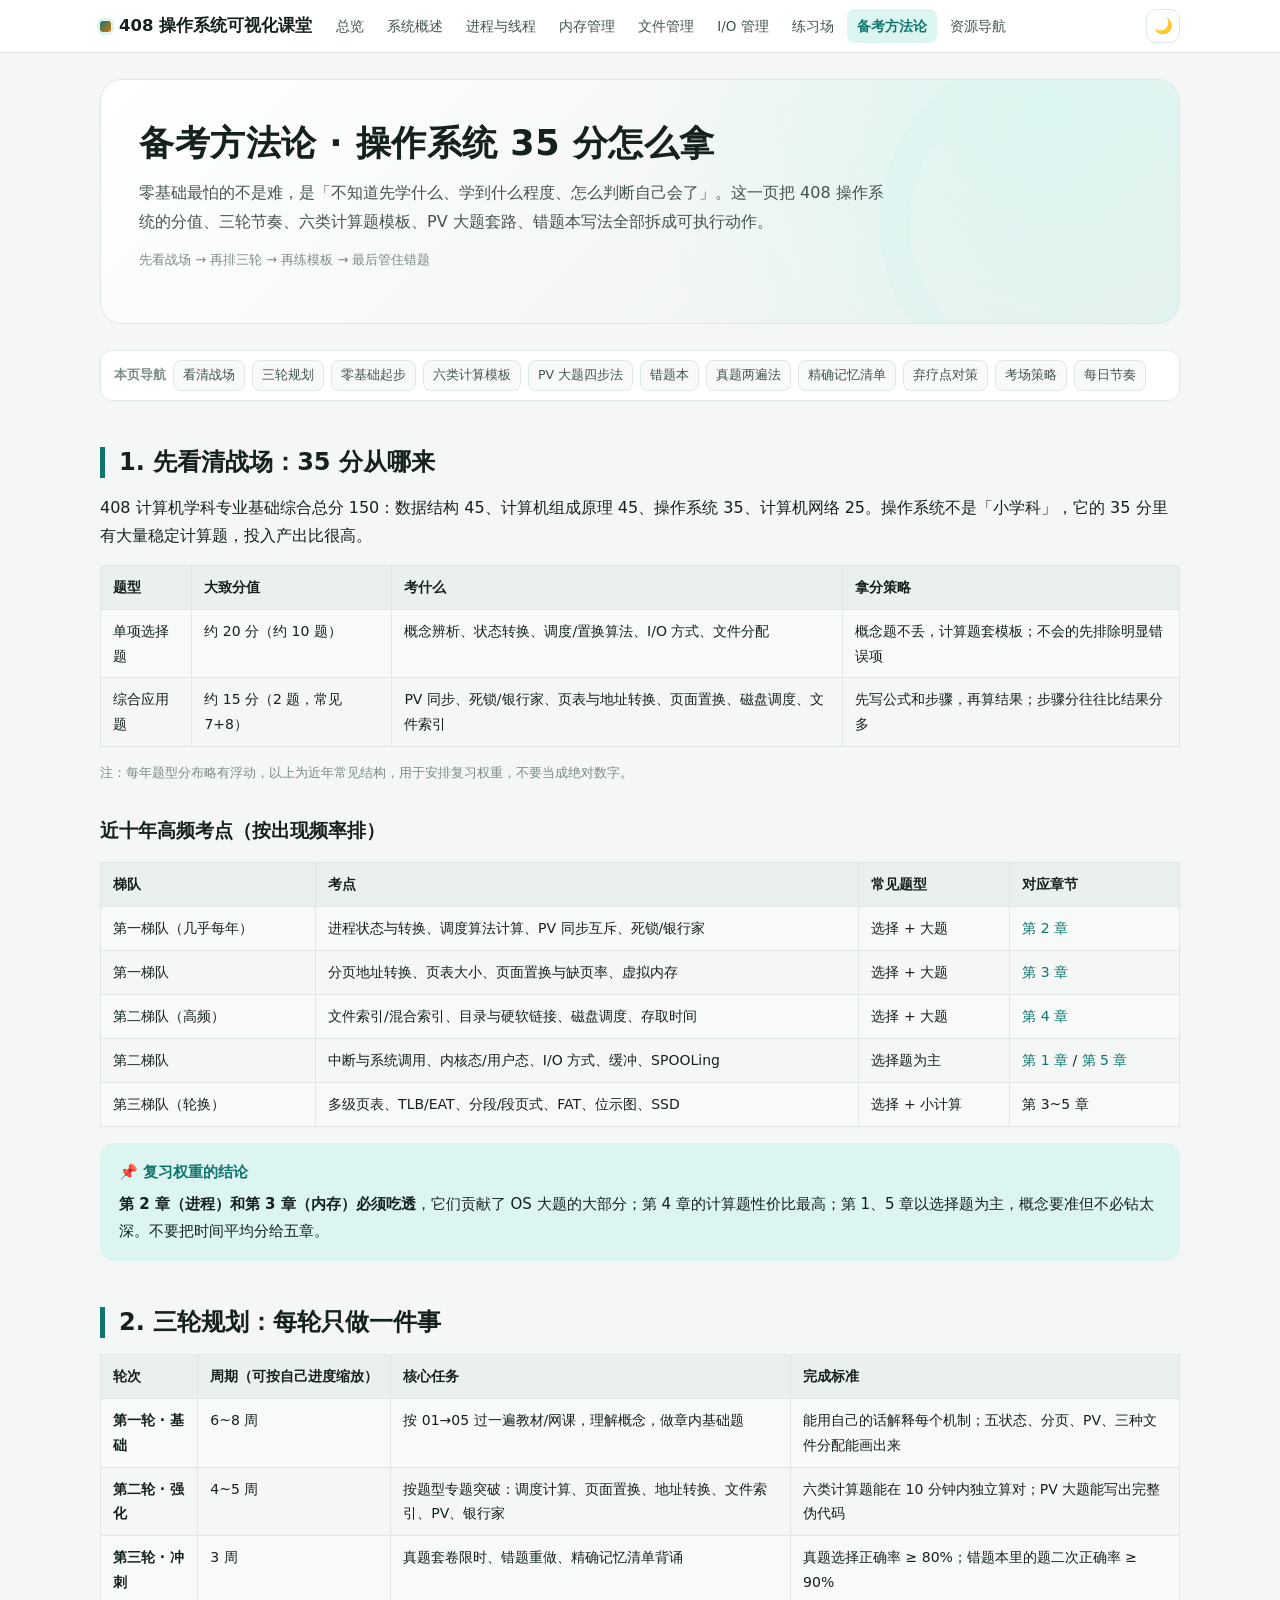
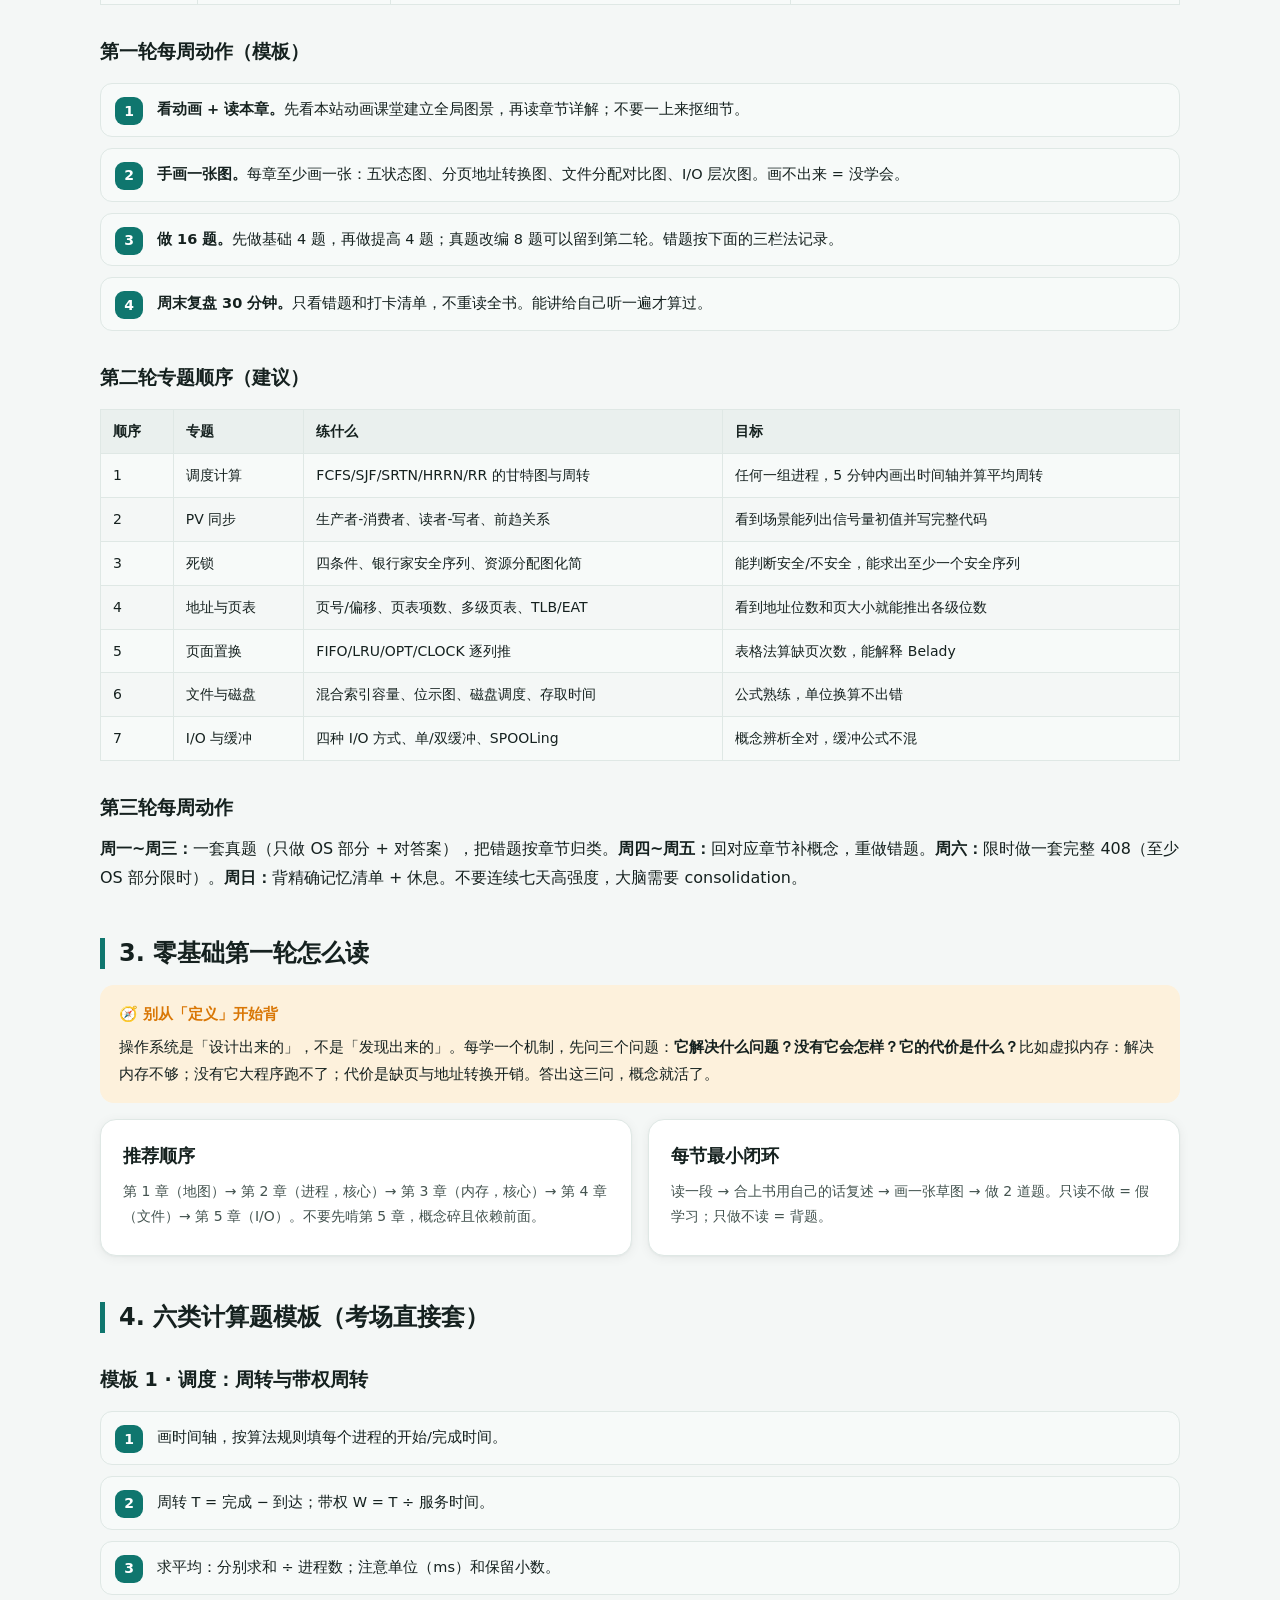
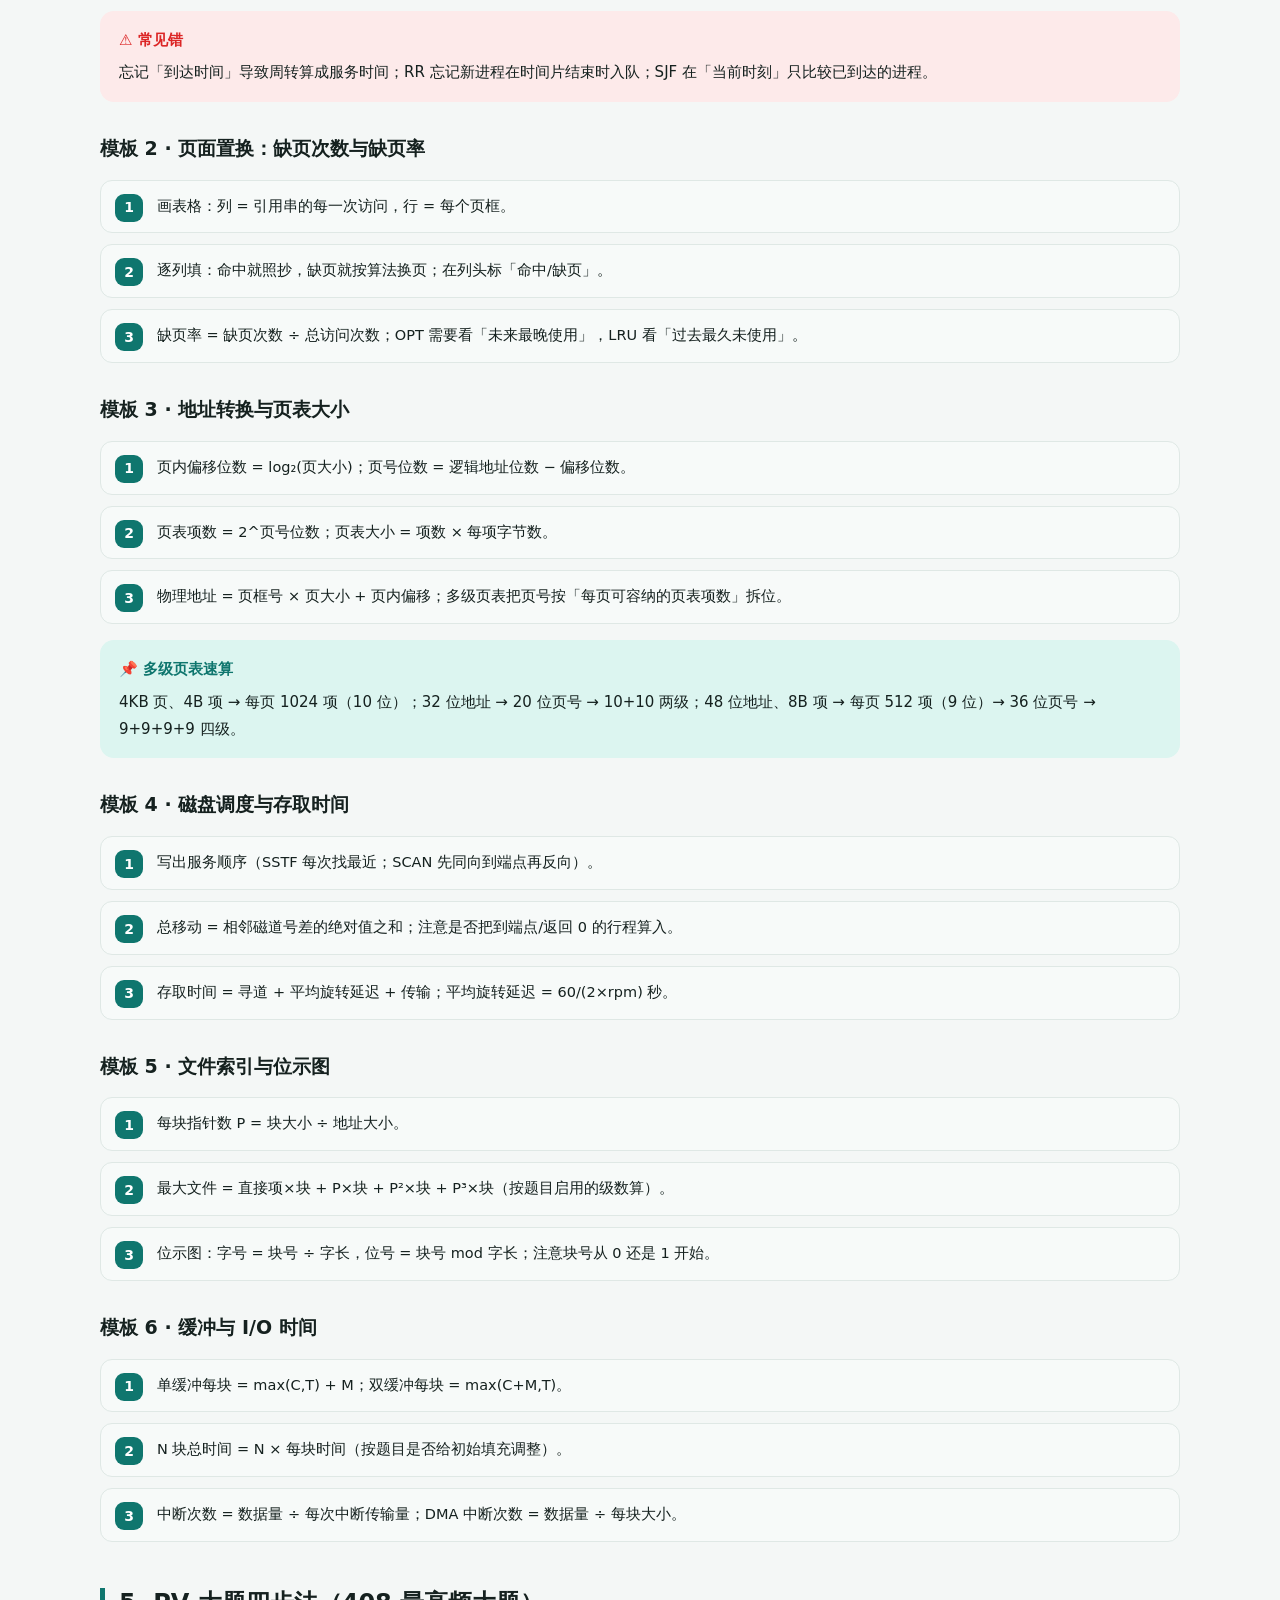
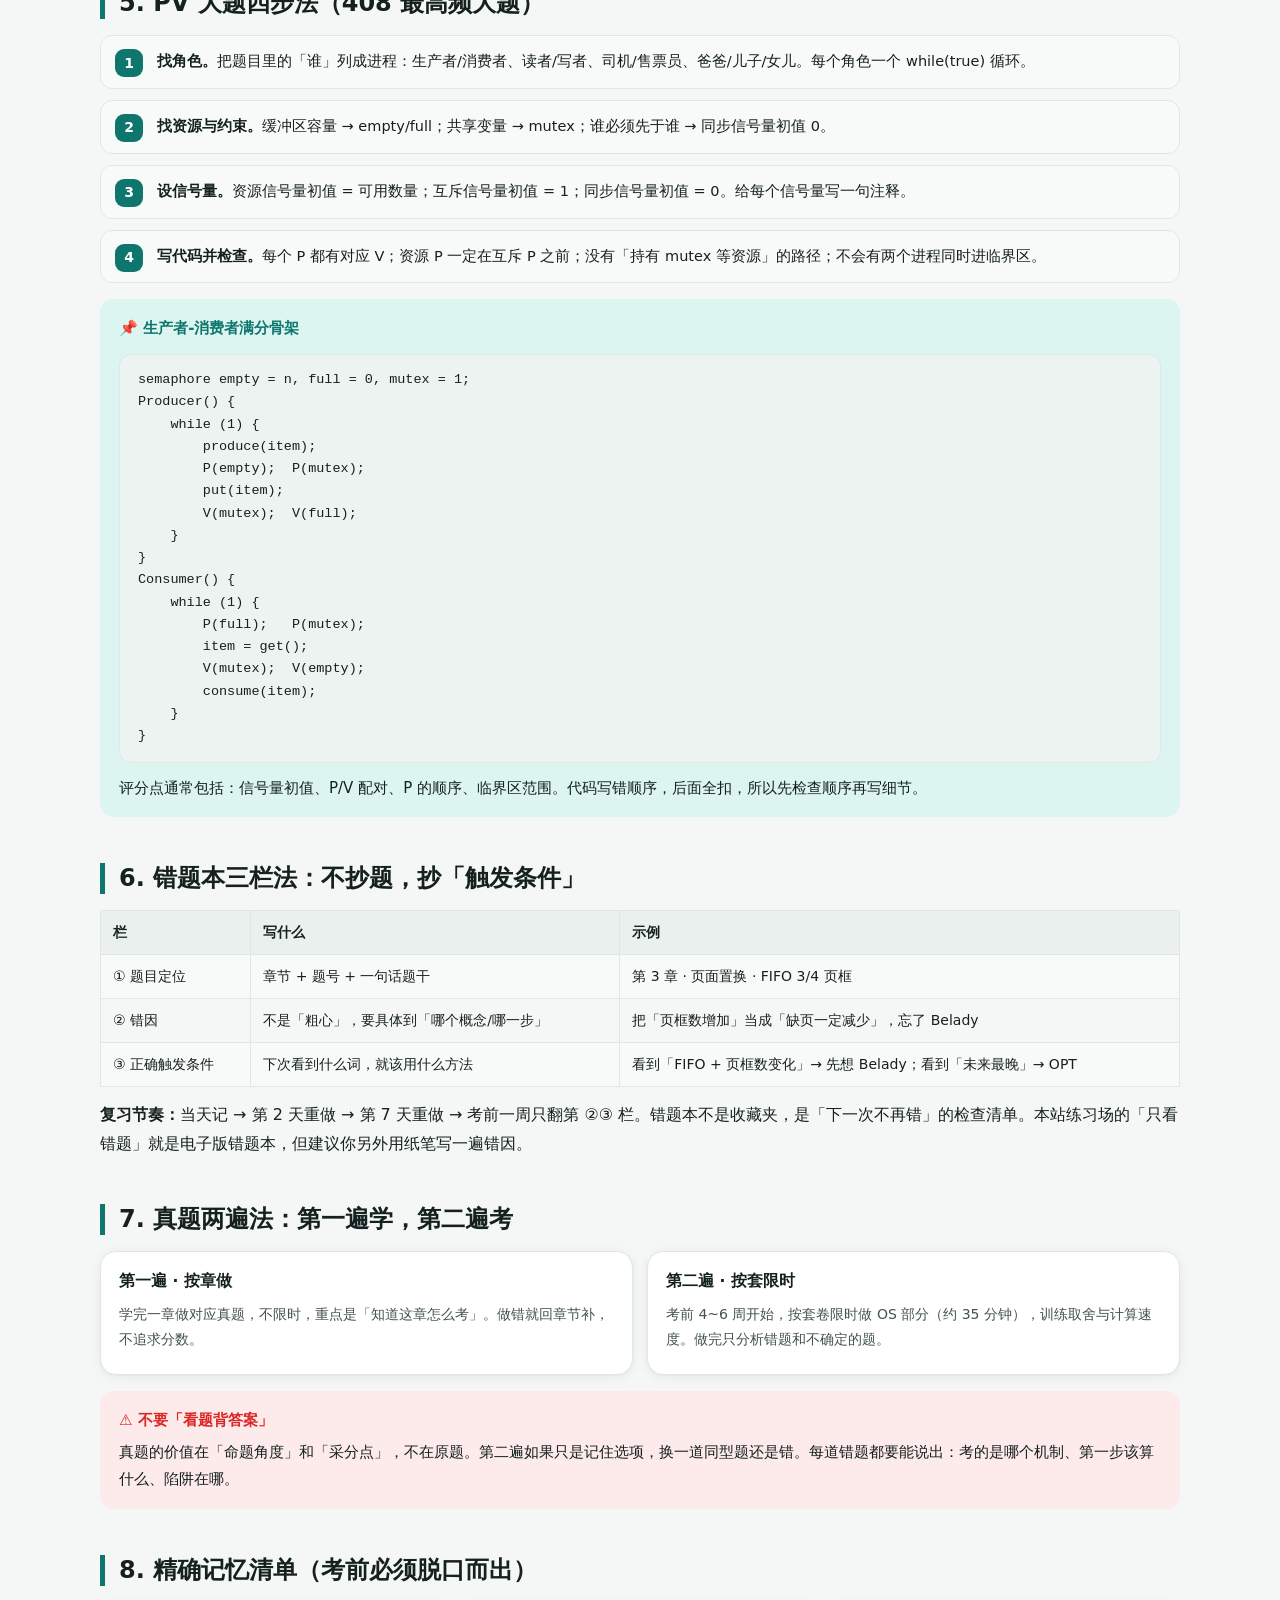
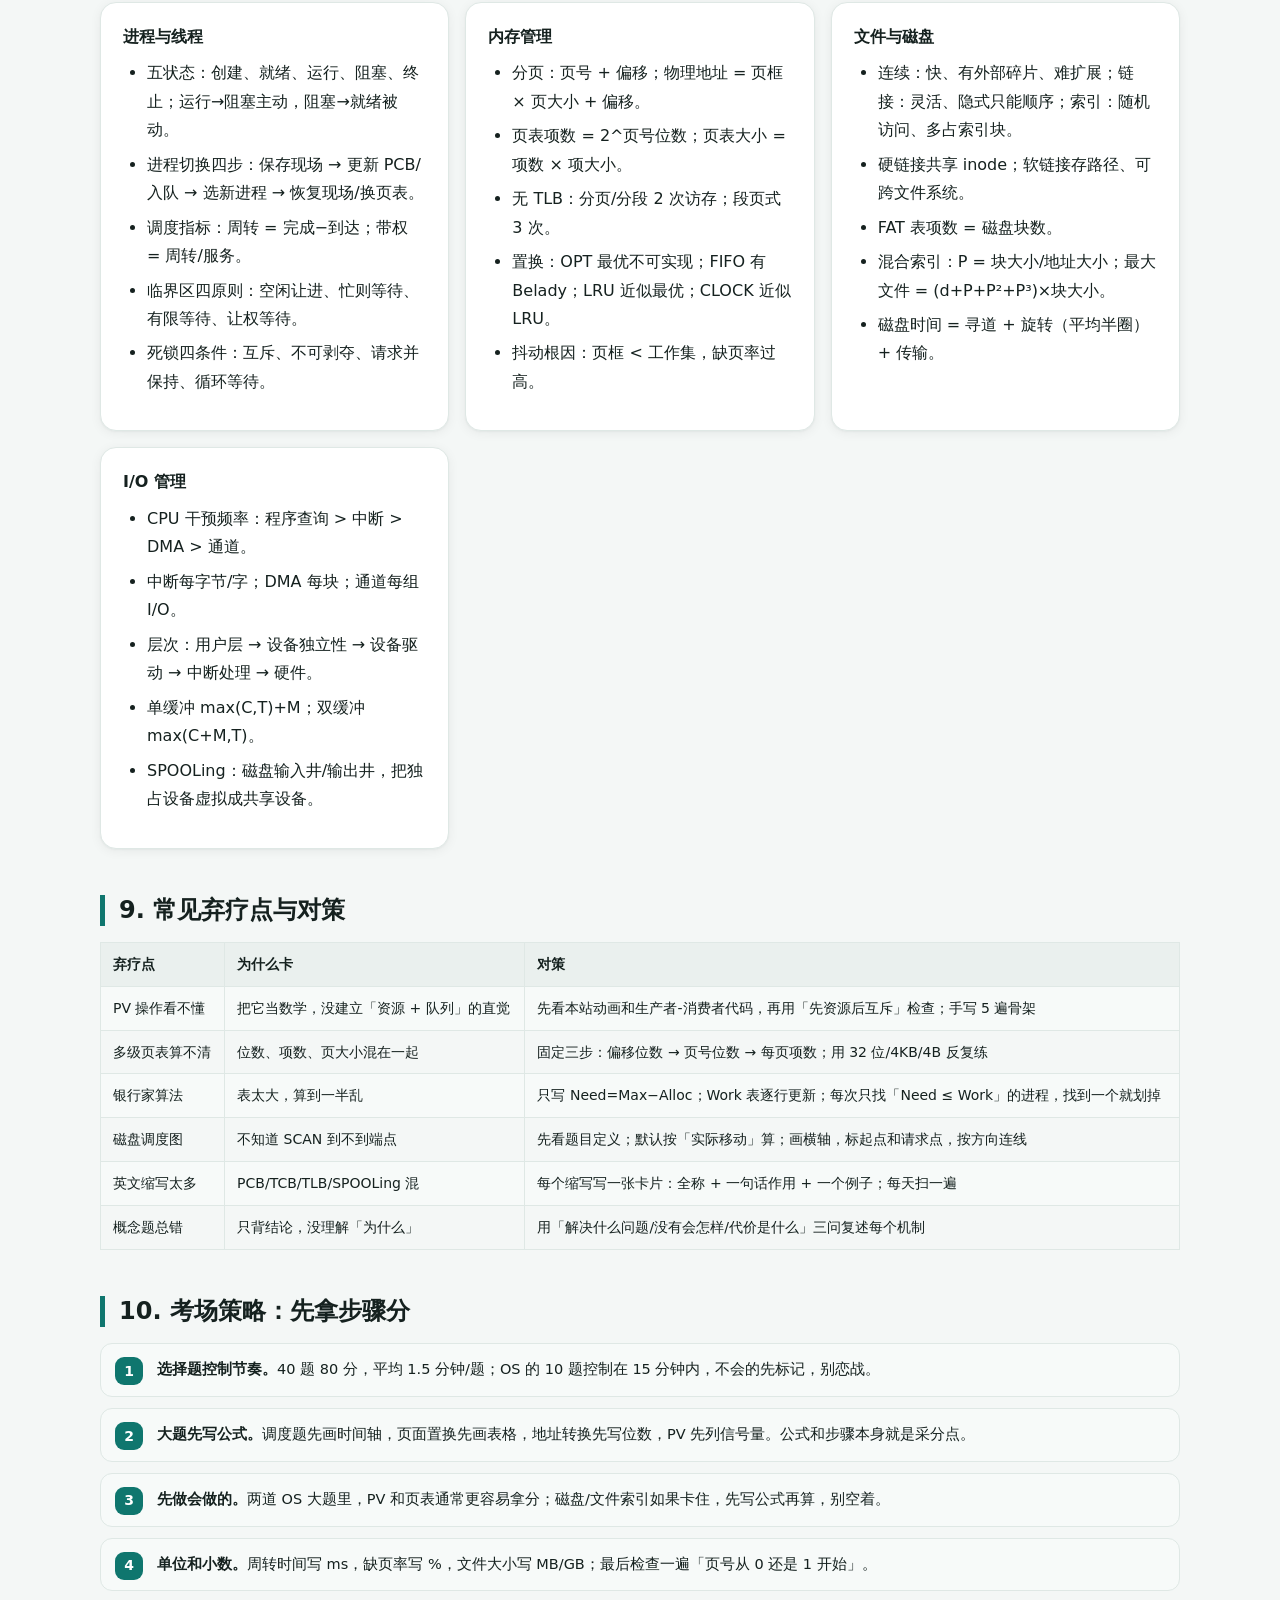
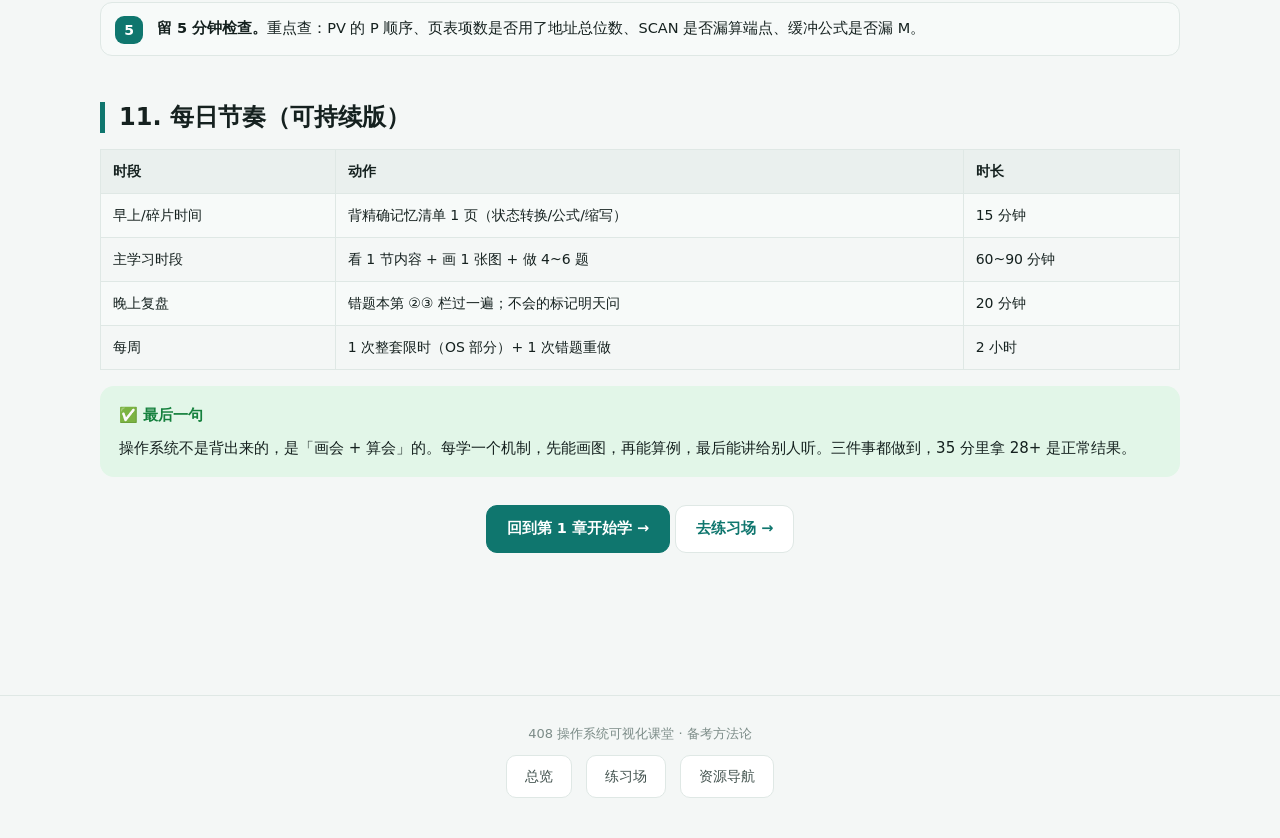
<file: method.html>
<!DOCTYPE html>
<html lang="zh-CN" data-theme="light">
<head>
<meta charset="UTF-8">
<meta name="viewport" content="width=device-width, initial-scale=1.0">
<title>备考方法论 · 408 操作系统可视化课堂</title>
<link rel="stylesheet" href="assets/style.css">
</head>
<body>
<nav class="topbar"><div class="topbar-inner">
  <a class="logo" href="index.html"><span class="dot"></span>408 操作系统可视化课堂</a>
  <div class="nav-links">
    <a href="index.html">总览</a><a href="ch01.html">系统概述</a><a href="ch02.html">进程与线程</a><a href="ch03.html">内存管理</a><a href="ch04.html">文件管理</a><a href="ch05.html">I/O 管理</a><a href="practice.html">练习场</a><a href="method.html">备考方法论</a><a href="resources.html">资源导航</a>
  </div>
  <button class="theme-btn" title="切换明暗主题">🌙</button>
</div></nav>

<div class="wrap">
  <div class="hero">
    <h1>备考方法论 · 操作系统 35 分怎么拿</h1>
    <p>零基础最怕的不是难，是「不知道先学什么、学到什么程度、怎么判断自己会了」。这一页把 408 操作系统的分值、三轮节奏、六类计算题模板、PV 大题套路、错题本写法全部拆成可执行动作。</p>
    <p class="tagline">先看战场 → 再排三轮 → 再练模板 → 最后管住错题</p>
  </div>

  <div class="toc"><span class="toc-label">本页导航</span><a href="#battle">看清战场</a><a href="#rounds">三轮规划</a><a href="#start">零基础起步</a><a href="#calc">六类计算模板</a><a href="#pv">PV 大题四步法</a><a href="#wrong">错题本</a><a href="#real">真题两遍法</a><a href="#memory">精确记忆清单</a><a href="#giveup">弃疗点对策</a><a href="#exam">考场策略</a><a href="#daily">每日节奏</a></div>

  <h2 class="sec" id="battle">1. 先看清战场：35 分从哪来</h2>
  <p>408 计算机学科专业基础综合总分 150：数据结构 45、计算机组成原理 45、操作系统 35、计算机网络 25。操作系统不是「小学科」，它的 35 分里有大量稳定计算题，投入产出比很高。</p>
  <div class="tbl-wrap">
    <table class="tbl">
      <tr><th>题型</th><th>大致分值</th><th>考什么</th><th>拿分策略</th></tr>
      <tr><td>单项选择题</td><td>约 20 分（约 10 题）</td><td>概念辨析、状态转换、调度/置换算法、I/O 方式、文件分配</td><td>概念题不丢，计算题套模板；不会的先排除明显错误项</td></tr>
      <tr><td>综合应用题</td><td>约 15 分（2 题，常见 7+8）</td><td>PV 同步、死锁/银行家、页表与地址转换、页面置换、磁盘调度、文件索引</td><td>先写公式和步骤，再算结果；步骤分往往比结果分多</td></tr>
    </table>
  </div>
  <p class="muted small">注：每年题型分布略有浮动，以上为近年常见结构，用于安排复习权重，不要当成绝对数字。</p>

  <h3 class="sub">近十年高频考点（按出现频率排）</h3>
  <div class="tbl-wrap">
    <table class="tbl">
      <tr><th>梯队</th><th>考点</th><th>常见题型</th><th>对应章节</th></tr>
      <tr><td>第一梯队（几乎每年）</td><td>进程状态与转换、调度算法计算、PV 同步互斥、死锁/银行家</td><td>选择 + 大题</td><td><a href="ch02.html">第 2 章</a></td></tr>
      <tr><td>第一梯队</td><td>分页地址转换、页表大小、页面置换与缺页率、虚拟内存</td><td>选择 + 大题</td><td><a href="ch03.html">第 3 章</a></td></tr>
      <tr><td>第二梯队（高频）</td><td>文件索引/混合索引、目录与硬软链接、磁盘调度、存取时间</td><td>选择 + 大题</td><td><a href="ch04.html">第 4 章</a></td></tr>
      <tr><td>第二梯队</td><td>中断与系统调用、内核态/用户态、I/O 方式、缓冲、SPOOLing</td><td>选择题为主</td><td><a href="ch01.html">第 1 章</a> / <a href="ch05.html">第 5 章</a></td></tr>
      <tr><td>第三梯队（轮换）</td><td>多级页表、TLB/EAT、分段/段页式、FAT、位示图、SSD</td><td>选择 + 小计算</td><td>第 3~5 章</td></tr>
    </table>
  </div>
  <div class="callout exam"><div class="co-title">📌 复习权重的结论</div>
  <b>第 2 章（进程）和第 3 章（内存）必须吃透</b>，它们贡献了 OS 大题的大部分；第 4 章的计算题性价比最高；第 1、5 章以选择题为主，概念要准但不必钻太深。不要把时间平均分给五章。</div>

  <h2 class="sec" id="rounds">2. 三轮规划：每轮只做一件事</h2>
  <div class="tbl-wrap">
    <table class="tbl">
      <tr><th>轮次</th><th>周期（可按自己进度缩放）</th><th>核心任务</th><th>完成标准</th></tr>
      <tr><td><b>第一轮 · 基础</b></td><td>6~8 周</td><td>按 01→05 过一遍教材/网课，理解概念，做章内基础题</td><td>能用自己的话解释每个机制；五状态、分页、PV、三种文件分配能画出来</td></tr>
      <tr><td><b>第二轮 · 强化</b></td><td>4~5 周</td><td>按题型专题突破：调度计算、页面置换、地址转换、文件索引、PV、银行家</td><td>六类计算题能在 10 分钟内独立算对；PV 大题能写出完整伪代码</td></tr>
      <tr><td><b>第三轮 · 冲刺</b></td><td>3 周</td><td>真题套卷限时、错题重做、精确记忆清单背诵</td><td>真题选择正确率 ≥ 80%；错题本里的题二次正确率 ≥ 90%</td></tr>
    </table>
  </div>

  <h3 class="sub">第一轮每周动作（模板）</h3>
  <div class="steps">
    <div class="step"><b>看动画 + 读本章。</b>先看本站动画课堂建立全局图景，再读章节详解；不要一上来抠细节。</div>
    <div class="step"><b>手画一张图。</b>每章至少画一张：五状态图、分页地址转换图、文件分配对比图、I/O 层次图。画不出来 = 没学会。</div>
    <div class="step"><b>做 16 题。</b>先做基础 4 题，再做提高 4 题；真题改编 8 题可以留到第二轮。错题按下面的三栏法记录。</div>
    <div class="step"><b>周末复盘 30 分钟。</b>只看错题和打卡清单，不重读全书。能讲给自己听一遍才算过。</div>
  </div>

  <h3 class="sub">第二轮专题顺序（建议）</h3>
  <div class="tbl-wrap">
    <table class="tbl">
      <tr><th>顺序</th><th>专题</th><th>练什么</th><th>目标</th></tr>
      <tr><td>1</td><td>调度计算</td><td>FCFS/SJF/SRTN/HRRN/RR 的甘特图与周转</td><td>任何一组进程，5 分钟内画出时间轴并算平均周转</td></tr>
      <tr><td>2</td><td>PV 同步</td><td>生产者-消费者、读者-写者、前趋关系</td><td>看到场景能列出信号量初值并写完整代码</td></tr>
      <tr><td>3</td><td>死锁</td><td>四条件、银行家安全序列、资源分配图化简</td><td>能判断安全/不安全，能求出至少一个安全序列</td></tr>
      <tr><td>4</td><td>地址与页表</td><td>页号/偏移、页表项数、多级页表、TLB/EAT</td><td>看到地址位数和页大小就能推出各级位数</td></tr>
      <tr><td>5</td><td>页面置换</td><td>FIFO/LRU/OPT/CLOCK 逐列推</td><td>表格法算缺页次数，能解释 Belady</td></tr>
      <tr><td>6</td><td>文件与磁盘</td><td>混合索引容量、位示图、磁盘调度、存取时间</td><td>公式熟练，单位换算不出错</td></tr>
      <tr><td>7</td><td>I/O 与缓冲</td><td>四种 I/O 方式、单/双缓冲、SPOOLing</td><td>概念辨析全对，缓冲公式不混</td></tr>
    </table>
  </div>

  <h3 class="sub">第三轮每周动作</h3>
  <p><b>周一~周三：</b>一套真题（只做 OS 部分 + 对答案），把错题按章节归类。<b>周四~周五：</b>回对应章节补概念，重做错题。<b>周六：</b>限时做一套完整 408（至少 OS 部分限时）。<b>周日：</b>背精确记忆清单 + 休息。不要连续七天高强度，大脑需要 consolidation。</p>

  <h2 class="sec" id="start">3. 零基础第一轮怎么读</h2>
  <div class="callout life"><div class="co-title">🧭 别从「定义」开始背</div>
  操作系统是「设计出来的」，不是「发现出来的」。每学一个机制，先问三个问题：<b>它解决什么问题？没有它会怎样？它的代价是什么？</b>比如虚拟内存：解决内存不够；没有它大程序跑不了；代价是缺页与地址转换开销。答出这三问，概念就活了。</div>
  <div class="grid cols-2">
    <div class="card"><h3>推荐顺序</h3><p>第 1 章（地图）→ 第 2 章（进程，核心）→ 第 3 章（内存，核心）→ 第 4 章（文件）→ 第 5 章（I/O）。不要先啃第 5 章，概念碎且依赖前面。</p></div>
    <div class="card"><h3>每节最小闭环</h3><p>读一段 → 合上书用自己的话复述 → 画一张草图 → 做 2 道题。只读不做 = 假学习；只做不读 = 背题。</p></div>
  </div>

  <h2 class="sec" id="calc">4. 六类计算题模板（考场直接套）</h2>

  <h3 class="sub">模板 1 · 调度：周转与带权周转</h3>
  <div class="steps">
    <div class="step">画时间轴，按算法规则填每个进程的开始/完成时间。</div>
    <div class="step">周转 T = 完成 − 到达；带权 W = T ÷ 服务时间。</div>
    <div class="step">求平均：分别求和 ÷ 进程数；注意单位（ms）和保留小数。</div>
  </div>
  <div class="callout warn"><div class="co-title">⚠️ 常见错</div>
  忘记「到达时间」导致周转算成服务时间；RR 忘记新进程在时间片结束时入队；SJF 在「当前时刻」只比较已到达的进程。</div>

  <h3 class="sub">模板 2 · 页面置换：缺页次数与缺页率</h3>
  <div class="steps">
    <div class="step">画表格：列 = 引用串的每一次访问，行 = 每个页框。</div>
    <div class="step">逐列填：命中就照抄，缺页就按算法换页；在列头标「命中/缺页」。</div>
    <div class="step">缺页率 = 缺页次数 ÷ 总访问次数；OPT 需要看「未来最晚使用」，LRU 看「过去最久未使用」。</div>
  </div>

  <h3 class="sub">模板 3 · 地址转换与页表大小</h3>
  <div class="steps">
    <div class="step">页内偏移位数 = log₂(页大小)；页号位数 = 逻辑地址位数 − 偏移位数。</div>
    <div class="step">页表项数 = 2^页号位数；页表大小 = 项数 × 每项字节数。</div>
    <div class="step">物理地址 = 页框号 × 页大小 + 页内偏移；多级页表把页号按「每页可容纳的页表项数」拆位。</div>
  </div>
  <div class="callout exam"><div class="co-title">📌 多级页表速算</div>
  4KB 页、4B 项 → 每页 1024 项（10 位）；32 位地址 → 20 位页号 → 10+10 两级；48 位地址、8B 项 → 每页 512 项（9 位）→ 36 位页号 → 9+9+9+9 四级。</div>

  <h3 class="sub">模板 4 · 磁盘调度与存取时间</h3>
  <div class="steps">
    <div class="step">写出服务顺序（SSTF 每次找最近；SCAN 先同向到端点再反向）。</div>
    <div class="step">总移动 = 相邻磁道号差的绝对值之和；注意是否把到端点/返回 0 的行程算入。</div>
    <div class="step">存取时间 = 寻道 + 平均旋转延迟 + 传输；平均旋转延迟 = 60/(2×rpm) 秒。</div>
  </div>

  <h3 class="sub">模板 5 · 文件索引与位示图</h3>
  <div class="steps">
    <div class="step">每块指针数 P = 块大小 ÷ 地址大小。</div>
    <div class="step">最大文件 = 直接项×块 + P×块 + P²×块 + P³×块（按题目启用的级数算）。</div>
    <div class="step">位示图：字号 = 块号 ÷ 字长，位号 = 块号 mod 字长；注意块号从 0 还是 1 开始。</div>
  </div>

  <h3 class="sub">模板 6 · 缓冲与 I/O 时间</h3>
  <div class="steps">
    <div class="step">单缓冲每块 = max(C,T) + M；双缓冲每块 = max(C+M,T)。</div>
    <div class="step">N 块总时间 = N × 每块时间（按题目是否给初始填充调整）。</div>
    <div class="step">中断次数 = 数据量 ÷ 每次中断传输量；DMA 中断次数 = 数据量 ÷ 每块大小。</div>
  </div>

  <h2 class="sec" id="pv">5. PV 大题四步法（408 最高频大题）</h2>
  <div class="steps">
    <div class="step"><b>找角色。</b>把题目里的「谁」列成进程：生产者/消费者、读者/写者、司机/售票员、爸爸/儿子/女儿。每个角色一个 while(true) 循环。</div>
    <div class="step"><b>找资源与约束。</b>缓冲区容量 → empty/full；共享变量 → mutex；谁必须先于谁 → 同步信号量初值 0。</div>
    <div class="step"><b>设信号量。</b>资源信号量初值 = 可用数量；互斥信号量初值 = 1；同步信号量初值 = 0。给每个信号量写一句注释。</div>
    <div class="step"><b>写代码并检查。</b>每个 P 都有对应 V；资源 P 一定在互斥 P 之前；没有「持有 mutex 等资源」的路径；不会有两个进程同时进临界区。</div>
  </div>
  <div class="callout exam"><div class="co-title">📌 生产者-消费者满分骨架</div>
  <pre class="code">semaphore empty = n, full = 0, mutex = 1;
Producer() {
    while (1) {
        produce(item);
        P(empty);  P(mutex);
        put(item);
        V(mutex);  V(full);
    }
}
Consumer() {
    while (1) {
        P(full);   P(mutex);
        item = get();
        V(mutex);  V(empty);
        consume(item);
    }
}</pre>
  评分点通常包括：信号量初值、P/V 配对、P 的顺序、临界区范围。代码写错顺序，后面全扣，所以先检查顺序再写细节。</div>

  <h2 class="sec" id="wrong">6. 错题本三栏法：不抄题，抄「触发条件」</h2>
  <div class="tbl-wrap">
    <table class="tbl">
      <tr><th>栏</th><th>写什么</th><th>示例</th></tr>
      <tr><td>① 题目定位</td><td>章节 + 题号 + 一句话题干</td><td>第 3 章 · 页面置换 · FIFO 3/4 页框</td></tr>
      <tr><td>② 错因</td><td>不是「粗心」，要具体到「哪个概念/哪一步」</td><td>把「页框数增加」当成「缺页一定减少」，忘了 Belady</td></tr>
      <tr><td>③ 正确触发条件</td><td>下次看到什么词，就该用什么方法</td><td>看到「FIFO + 页框数变化」→ 先想 Belady；看到「未来最晚」→ OPT</td></tr>
    </table>
  </div>
  <p><b>复习节奏：</b>当天记 → 第 2 天重做 → 第 7 天重做 → 考前一周只翻第 ②③ 栏。错题本不是收藏夹，是「下一次不再错」的检查清单。本站练习场的「只看错题」就是电子版错题本，但建议你另外用纸笔写一遍错因。</p>

  <h2 class="sec" id="real">7. 真题两遍法：第一遍学，第二遍考</h2>
  <div class="split">
    <div class="card"><h4>第一遍 · 按章做</h4><p>学完一章做对应真题，不限时，重点是「知道这章怎么考」。做错就回章节补，不追求分数。</p></div>
    <div class="card"><h4>第二遍 · 按套限时</h4><p>考前 4~6 周开始，按套卷限时做 OS 部分（约 35 分钟），训练取舍与计算速度。做完只分析错题和不确定的题。</p></div>
  </div>
  <div class="callout warn"><div class="co-title">⚠️ 不要「看题背答案」</div>
  真题的价值在「命题角度」和「采分点」，不在原题。第二遍如果只是记住选项，换一道同型题还是错。每道错题都要能说出：考的是哪个机制、第一步该算什么、陷阱在哪。</div>

  <h2 class="sec" id="memory">8. 精确记忆清单（考前必须脱口而出）</h2>
  <div class="grid cols-2">
    <div class="card">
      <h4>进程与线程</h4>
      <ul>
        <li>五状态：创建、就绪、运行、阻塞、终止；运行→阻塞主动，阻塞→就绪被动。</li>
        <li>进程切换四步：保存现场 → 更新 PCB/入队 → 选新进程 → 恢复现场/换页表。</li>
        <li>调度指标：周转 = 完成−到达；带权 = 周转/服务。</li>
        <li>临界区四原则：空闲让进、忙则等待、有限等待、让权等待。</li>
        <li>死锁四条件：互斥、不可剥夺、请求并保持、循环等待。</li>
      </ul>
    </div>
    <div class="card">
      <h4>内存管理</h4>
      <ul>
        <li>分页：页号 + 偏移；物理地址 = 页框 × 页大小 + 偏移。</li>
        <li>页表项数 = 2^页号位数；页表大小 = 项数 × 项大小。</li>
        <li>无 TLB：分页/分段 2 次访存；段页式 3 次。</li>
        <li>置换：OPT 最优不可实现；FIFO 有 Belady；LRU 近似最优；CLOCK 近似 LRU。</li>
        <li>抖动根因：页框 < 工作集，缺页率过高。</li>
      </ul>
    </div>
    <div class="card">
      <h4>文件与磁盘</h4>
      <ul>
        <li>连续：快、有外部碎片、难扩展；链接：灵活、隐式只能顺序；索引：随机访问、多占索引块。</li>
        <li>硬链接共享 inode；软链接存路径、可跨文件系统。</li>
        <li>FAT 表项数 = 磁盘块数。</li>
        <li>混合索引：P = 块大小/地址大小；最大文件 = (d+P+P²+P³)×块大小。</li>
        <li>磁盘时间 = 寻道 + 旋转（平均半圈）+ 传输。</li>
      </ul>
    </div>
    <div class="card">
      <h4>I/O 管理</h4>
      <ul>
        <li>CPU 干预频率：程序查询 &gt; 中断 &gt; DMA &gt; 通道。</li>
        <li>中断每字节/字；DMA 每块；通道每组 I/O。</li>
        <li>层次：用户层 → 设备独立性 → 设备驱动 → 中断处理 → 硬件。</li>
        <li>单缓冲 max(C,T)+M；双缓冲 max(C+M,T)。</li>
        <li>SPOOLing：磁盘输入井/输出井，把独占设备虚拟成共享设备。</li>
      </ul>
    </div>
  </div>

  <h2 class="sec" id="giveup">9. 常见弃疗点与对策</h2>
  <div class="tbl-wrap">
    <table class="tbl">
      <tr><th>弃疗点</th><th>为什么卡</th><th>对策</th></tr>
      <tr><td>PV 操作看不懂</td><td>把它当数学，没建立「资源 + 队列」的直觉</td><td>先看本站动画和生产者-消费者代码，再用「先资源后互斥」检查；手写 5 遍骨架</td></tr>
      <tr><td>多级页表算不清</td><td>位数、项数、页大小混在一起</td><td>固定三步：偏移位数 → 页号位数 → 每页项数；用 32 位/4KB/4B 反复练</td></tr>
      <tr><td>银行家算法</td><td>表太大，算到一半乱</td><td>只写 Need=Max−Alloc；Work 表逐行更新；每次只找「Need ≤ Work」的进程，找到一个就划掉</td></tr>
      <tr><td>磁盘调度图</td><td>不知道 SCAN 到不到端点</td><td>先看题目定义；默认按「实际移动」算；画横轴，标起点和请求点，按方向连线</td></tr>
      <tr><td>英文缩写太多</td><td>PCB/TCB/TLB/SPOOLing 混</td><td>每个缩写写一张卡片：全称 + 一句话作用 + 一个例子；每天扫一遍</td></tr>
      <tr><td>概念题总错</td><td>只背结论，没理解「为什么」</td><td>用「解决什么问题/没有会怎样/代价是什么」三问复述每个机制</td></tr>
    </table>
  </div>

  <h2 class="sec" id="exam">10. 考场策略：先拿步骤分</h2>
  <div class="steps">
    <div class="step"><b>选择题控制节奏。</b>40 题 80 分，平均 1.5 分钟/题；OS 的 10 题控制在 15 分钟内，不会的先标记，别恋战。</div>
    <div class="step"><b>大题先写公式。</b>调度题先画时间轴，页面置换先画表格，地址转换先写位数，PV 先列信号量。公式和步骤本身就是采分点。</div>
    <div class="step"><b>先做会做的。</b>两道 OS 大题里，PV 和页表通常更容易拿分；磁盘/文件索引如果卡住，先写公式再算，别空着。</div>
    <div class="step"><b>单位和小数。</b>周转时间写 ms，缺页率写 %，文件大小写 MB/GB；最后检查一遍「页号从 0 还是 1 开始」。</div>
    <div class="step"><b>留 5 分钟检查。</b>重点查：PV 的 P 顺序、页表项数是否用了地址总位数、SCAN 是否漏算端点、缓冲公式是否漏 M。</div>
  </div>

  <h2 class="sec" id="daily">11. 每日节奏（可持续版）</h2>
  <div class="tbl-wrap">
    <table class="tbl">
      <tr><th>时段</th><th>动作</th><th>时长</th></tr>
      <tr><td>早上/碎片时间</td><td>背精确记忆清单 1 页（状态转换/公式/缩写）</td><td>15 分钟</td></tr>
      <tr><td>主学习时段</td><td>看 1 节内容 + 画 1 张图 + 做 4~6 题</td><td>60~90 分钟</td></tr>
      <tr><td>晚上复盘</td><td>错题本第 ②③ 栏过一遍；不会的标记明天问</td><td>20 分钟</td></tr>
      <tr><td>每周</td><td>1 次整套限时（OS 部分）+ 1 次错题重做</td><td>2 小时</td></tr>
    </table>
  </div>
  <div class="callout ok"><div class="co-title">✅ 最后一句</div>
  操作系统不是背出来的，是「画会 + 算会」的。每学一个机制，先能画图，再能算例，最后能讲给别人听。三件事都做到，35 分里拿 28+ 是正常结果。</div>

  <p class="center" style="margin-top:28px"><a class="btn" href="ch01.html">回到第 1 章开始学 →</a> <a class="btn ghost" href="practice.html">去练习场 →</a></p>
</div>

<footer>
  408 操作系统可视化课堂 · 备考方法论<br>
  <div class="pagers"><a href="index.html">总览</a><a href="practice.html">练习场</a><a href="resources.html">资源导航</a></div>
</footer>

<script src="assets/app.js"></script>
</body>
</html>
</file>
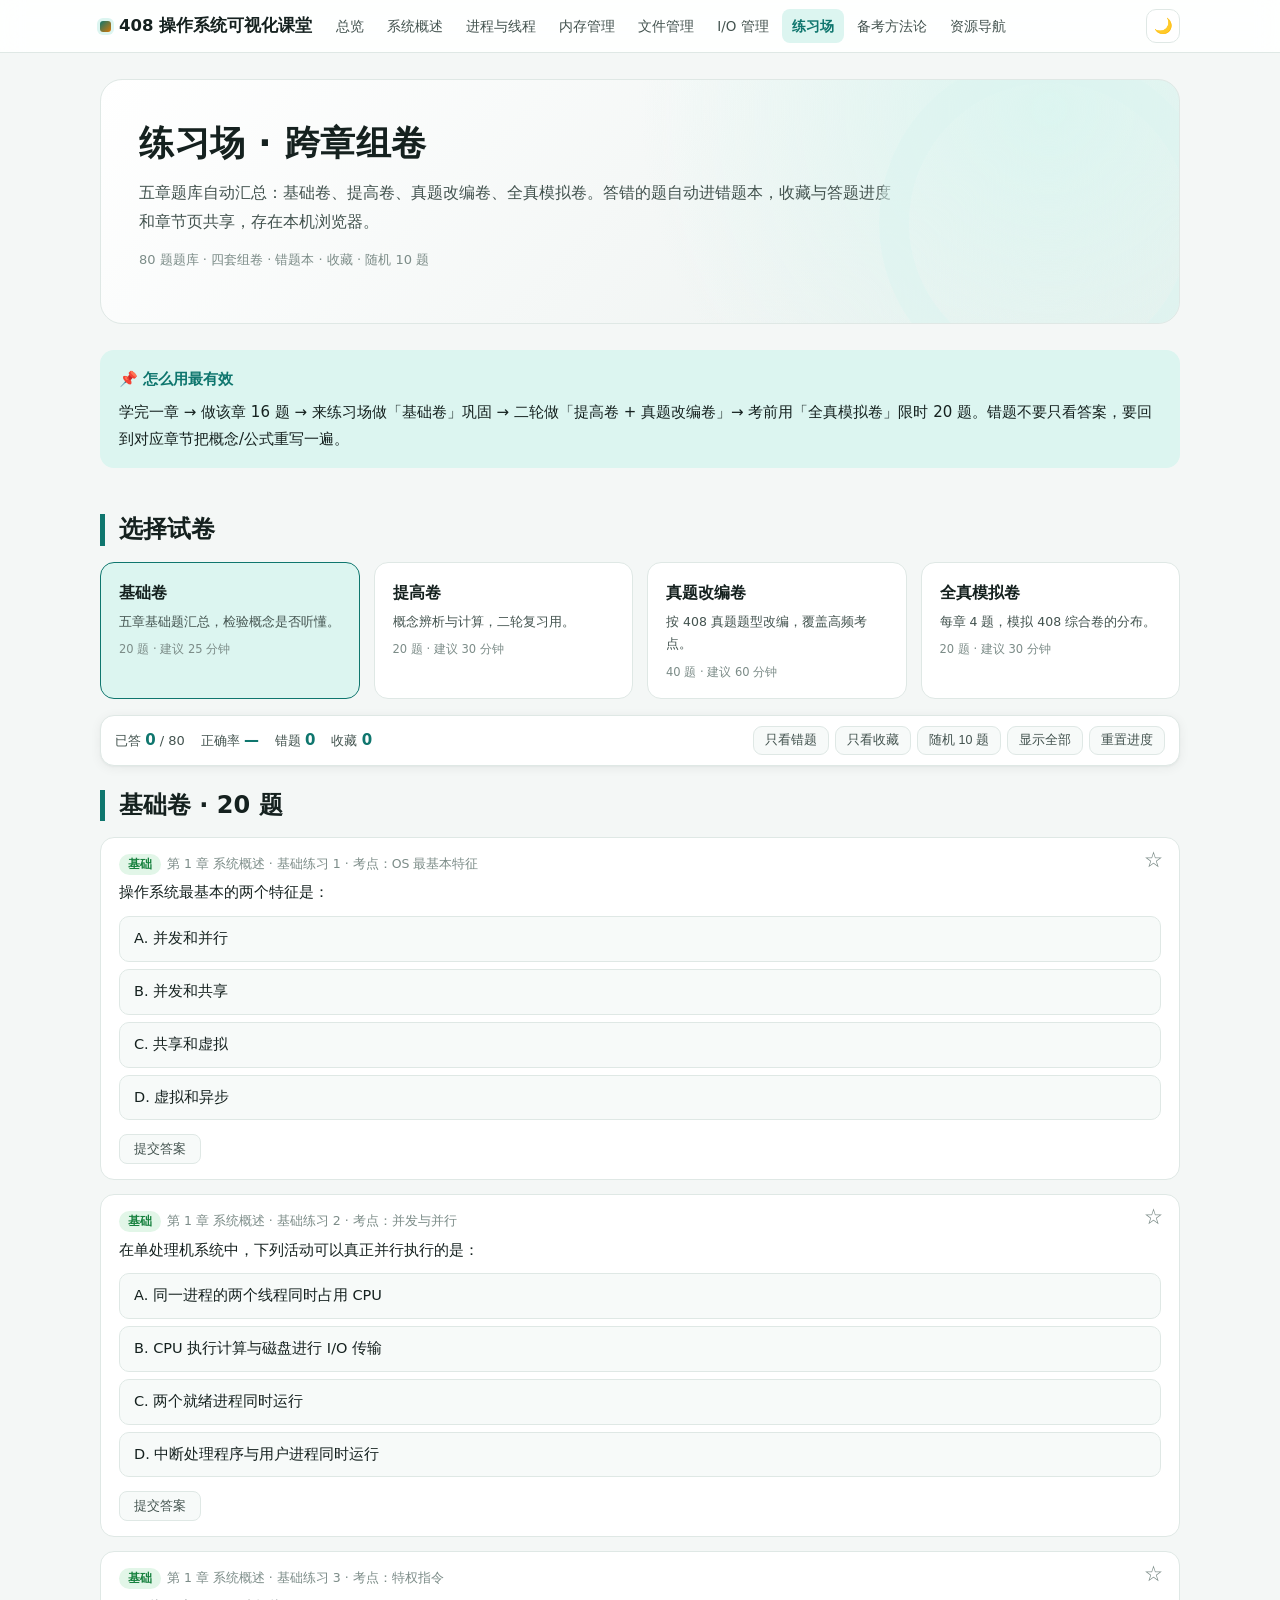
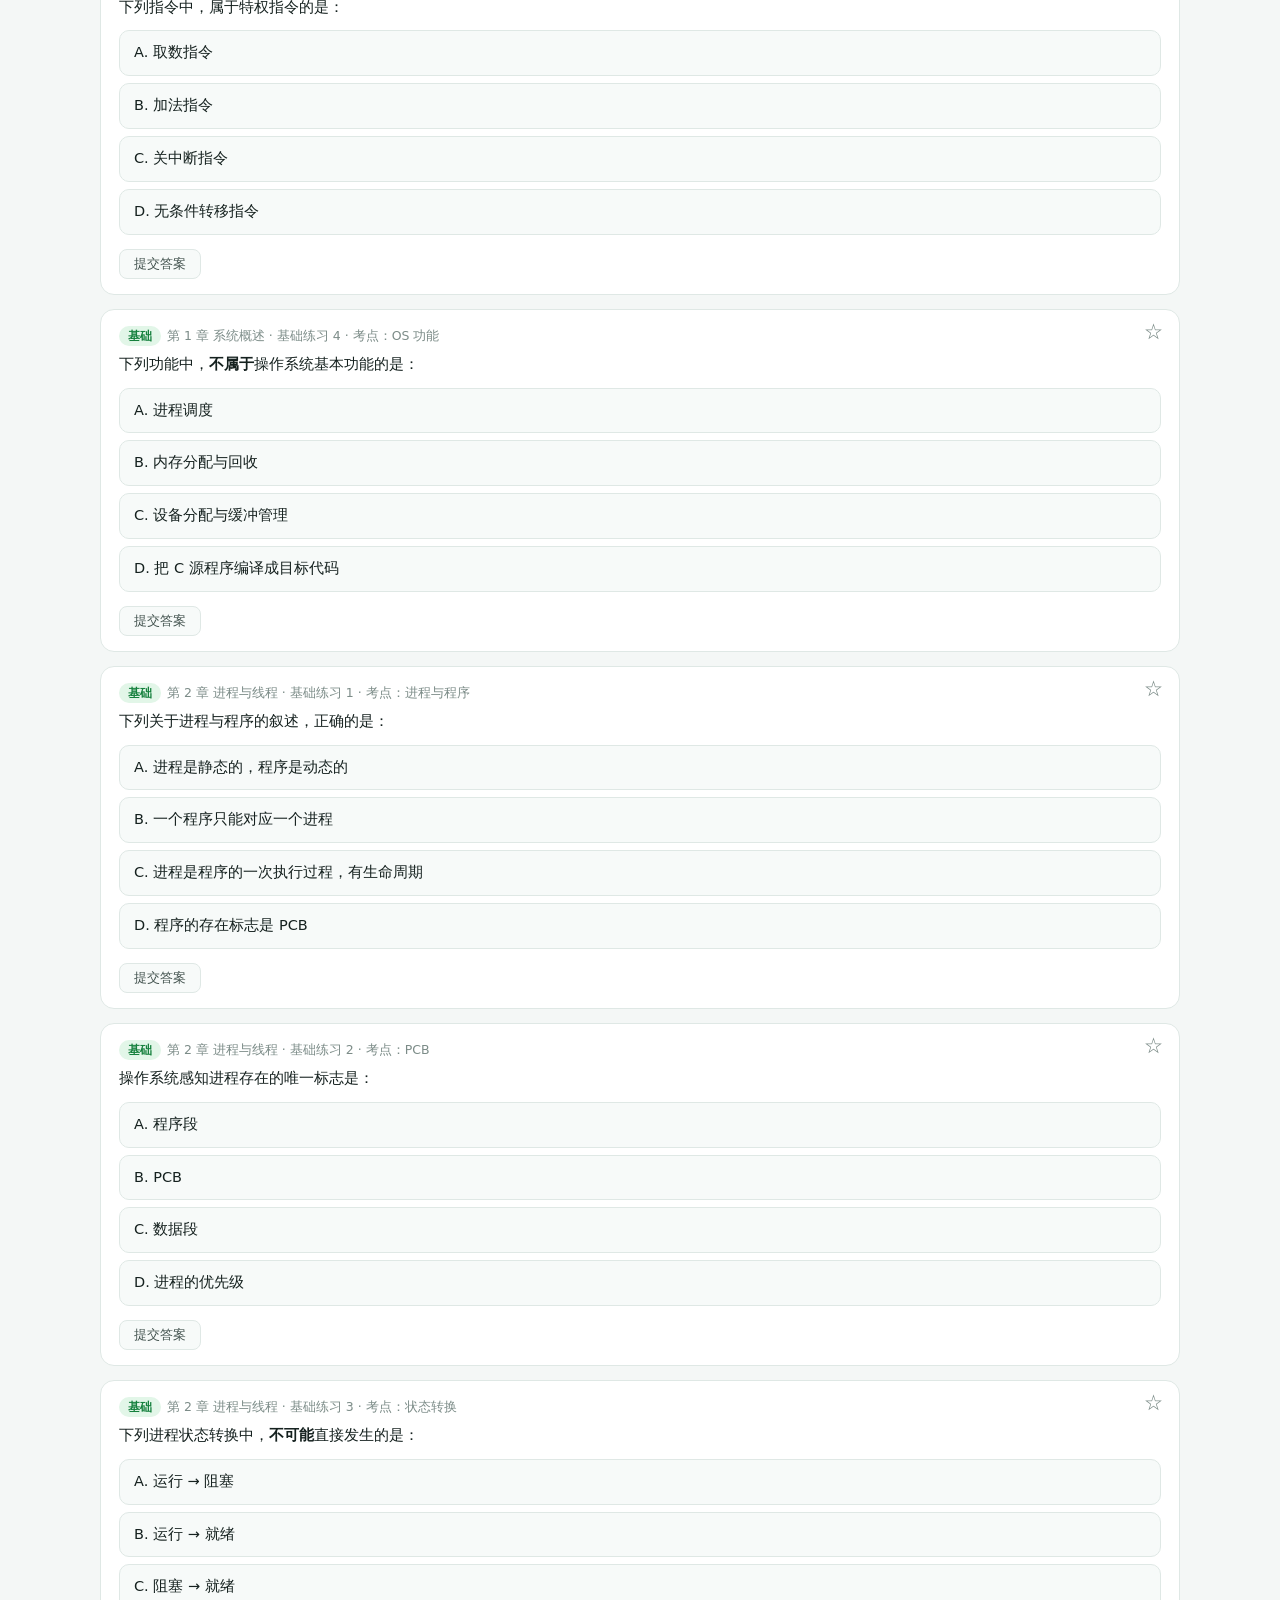
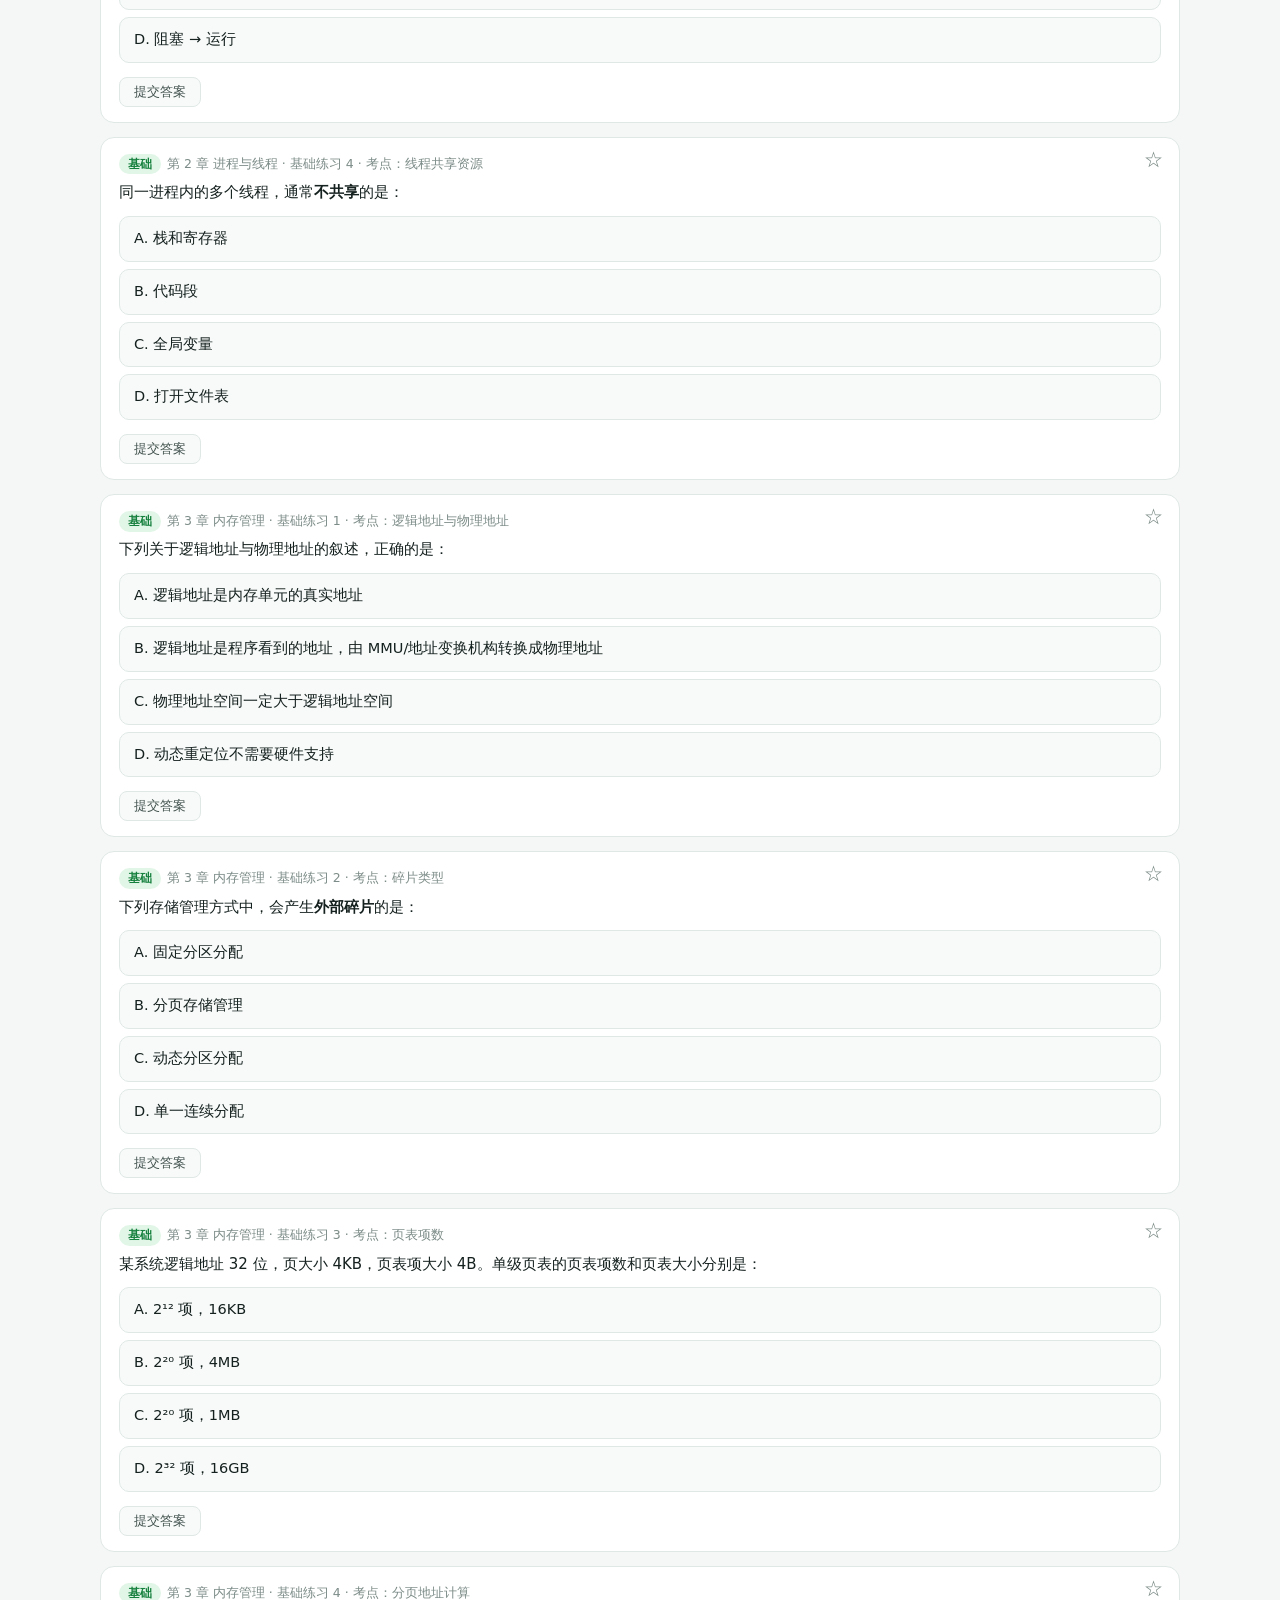
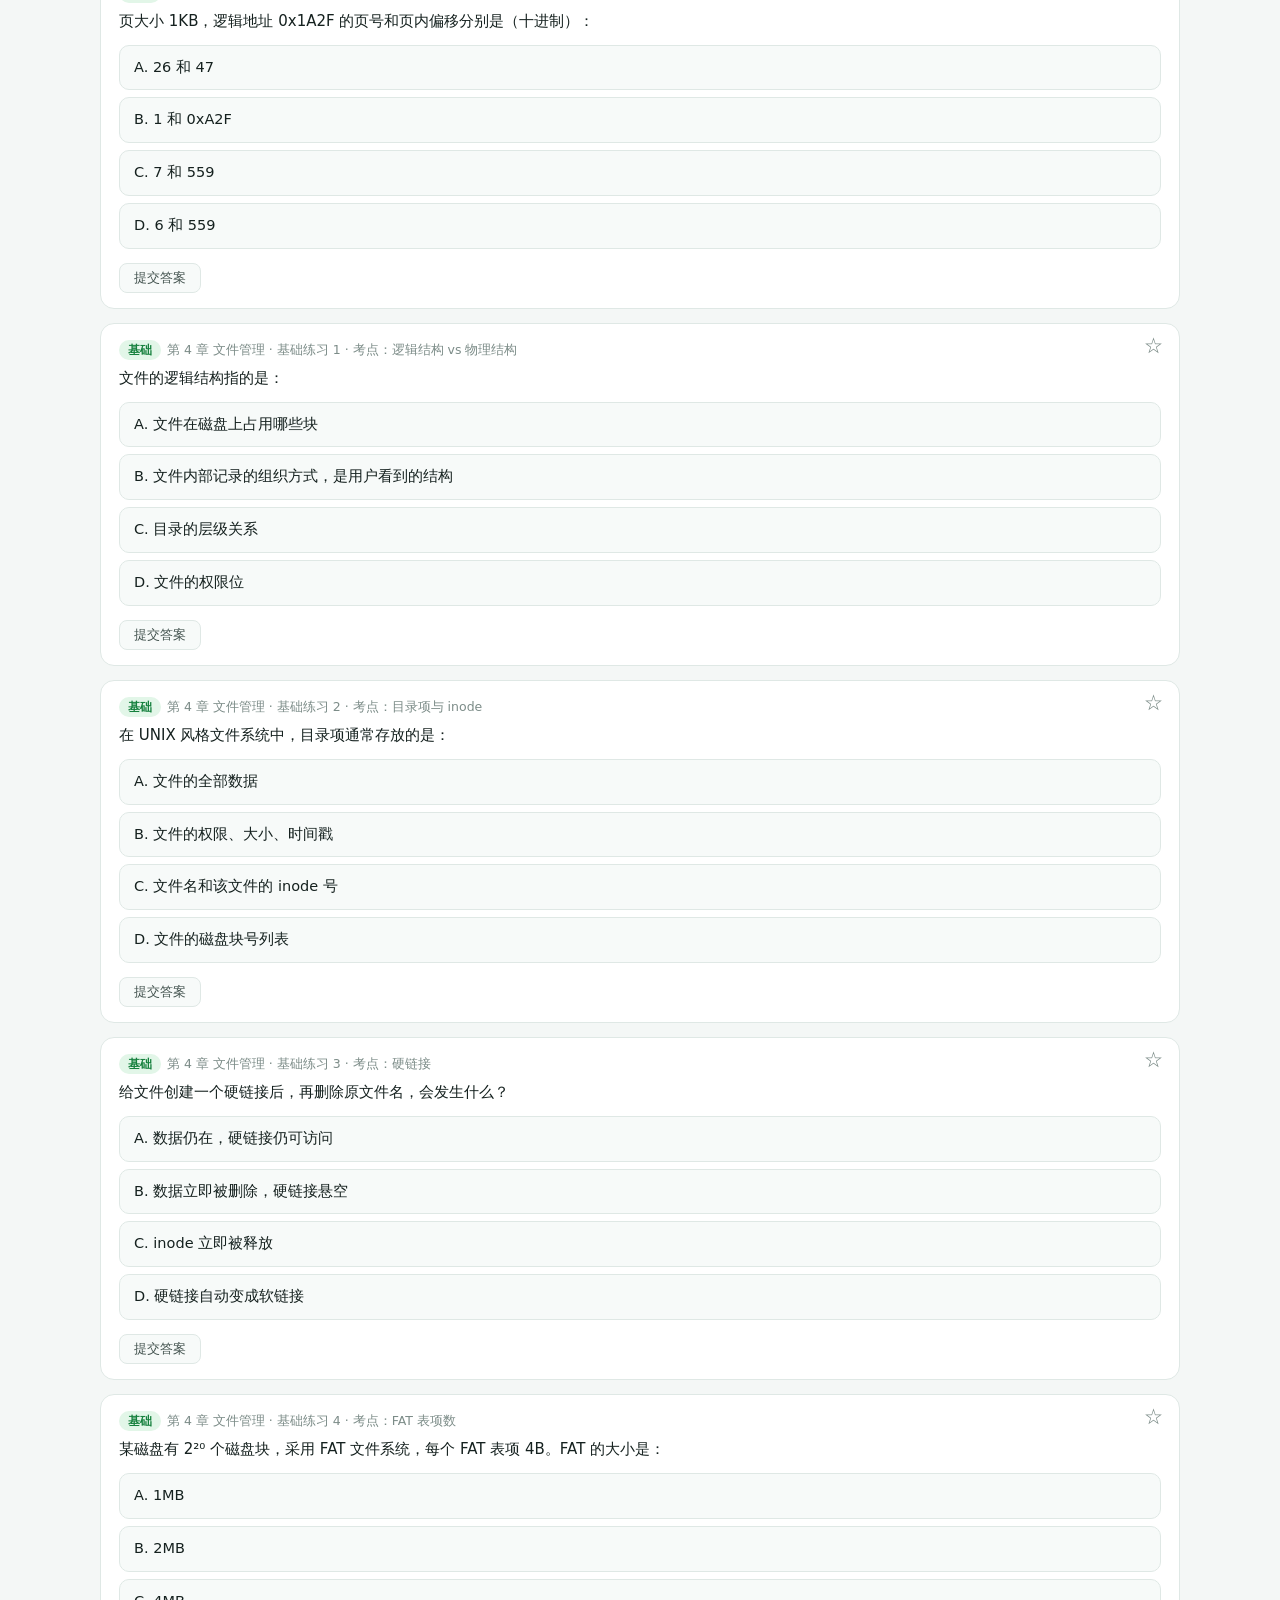
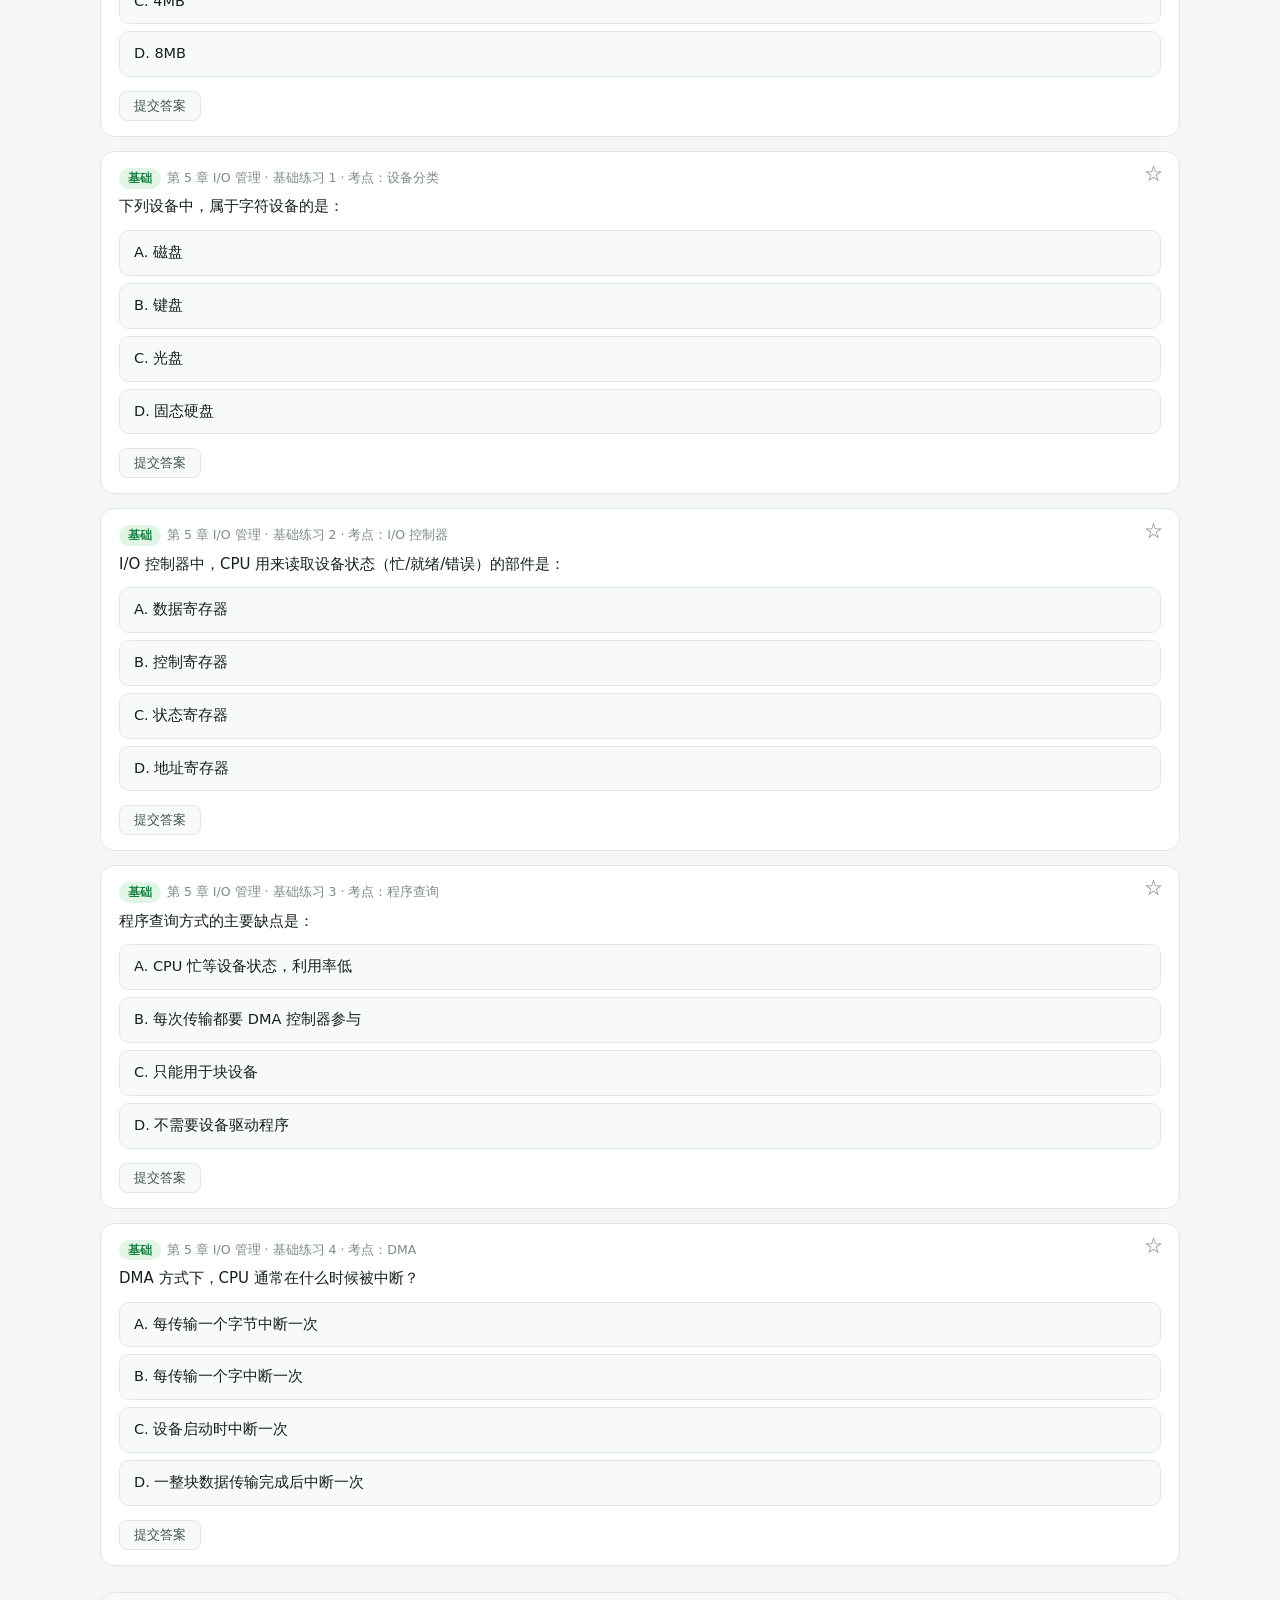
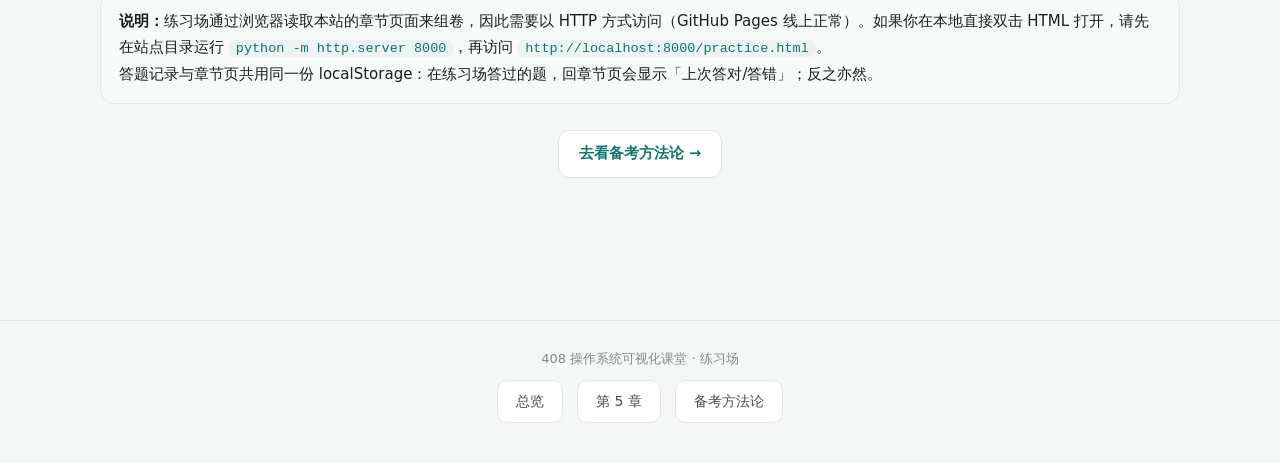
<file: practice.html>
<!DOCTYPE html>
<html lang="zh-CN" data-theme="light">
<head>
<meta charset="UTF-8">
<meta name="viewport" content="width=device-width, initial-scale=1.0">
<title>练习场 · 408 操作系统可视化课堂</title>
<link rel="stylesheet" href="assets/style.css">
</head>
<body>
<nav class="topbar"><div class="topbar-inner">
  <a class="logo" href="index.html"><span class="dot"></span>408 操作系统可视化课堂</a>
  <div class="nav-links">
    <a href="index.html">总览</a><a href="ch01.html">系统概述</a><a href="ch02.html">进程与线程</a><a href="ch03.html">内存管理</a><a href="ch04.html">文件管理</a><a href="ch05.html">I/O 管理</a><a href="practice.html">练习场</a><a href="method.html">备考方法论</a><a href="resources.html">资源导航</a>
  </div>
  <button class="theme-btn" title="切换明暗主题">🌙</button>
</div></nav>

<div class="wrap">
  <div class="hero">
    <h1>练习场 · 跨章组卷</h1>
    <p>五章题库自动汇总：基础卷、提高卷、真题改编卷、全真模拟卷。答错的题自动进错题本，收藏与答题进度和章节页共享，存在本机浏览器。</p>
    <p class="tagline">80 题题库 · 四套组卷 · 错题本 · 收藏 · 随机 10 题</p>
  </div>

  <div class="callout exam"><div class="co-title">📌 怎么用最有效</div>
  学完一章 → 做该章 16 题 → 来练习场做「基础卷」巩固 → 二轮做「提高卷 + 真题改编卷」→ 考前用「全真模拟卷」限时 20 题。错题不要只看答案，要回到对应章节把概念/公式重写一遍。</div>

  <h2 class="sec">选择试卷</h2>
  <div class="paper-grid">
    <div class="paper-card" data-paper="basic">
      <h4>基础卷</h4>
      <p>五章基础题汇总，检验概念是否听懂。</p>
      <div class="pc-meta">20 题 · 建议 25 分钟</div>
    </div>
    <div class="paper-card" data-paper="mid">
      <h4>提高卷</h4>
      <p>概念辨析与计算，二轮复习用。</p>
      <div class="pc-meta">20 题 · 建议 30 分钟</div>
    </div>
    <div class="paper-card" data-paper="real">
      <h4>真题改编卷</h4>
      <p>按 408 真题题型改编，覆盖高频考点。</p>
      <div class="pc-meta">40 题 · 建议 60 分钟</div>
    </div>
    <div class="paper-card" data-paper="mock">
      <h4>全真模拟卷</h4>
      <p>每章 4 题，模拟 408 综合卷的分布。</p>
      <div class="pc-meta">20 题 · 建议 30 分钟</div>
    </div>
  </div>

  <div id="bank-loading" class="card center" style="margin-top:18px">
    <p style="margin:0">正在读取五章题库…</p>
  </div>
  <div id="bank-error" class="callout warn" style="display:none"></div>

  <div id="bank-toolbar" style="display:none">
    <div class="quiz-hud" style="position:static">
      <div class="hud-stats" id="bank-stats"></div>
      <div class="hud-actions">
        <button id="bank-wrong">只看错题</button>
        <button id="bank-fav">只看收藏</button>
        <button id="bank-random">随机 10 题</button>
        <button id="bank-all" class="ghost">显示全部</button>
        <button id="bank-reset" class="ghost">重置进度</button>
      </div>
    </div>
    <h2 class="sec" id="bank-anchor" style="margin-top:24px"><span id="bank-title">题目</span></h2>
    <div id="bank-msg" class="small muted" style="margin-bottom:6px"></div>
    <div id="bank-list"></div>
    <div id="bank-empty" class="empty-state" style="display:none"></div>
  </div>

  <div class="callout" style="margin-top:26px">
    <b>说明：</b>练习场通过浏览器读取本站的章节页面来组卷，因此需要以 HTTP 方式访问（GitHub Pages 线上正常）。如果你在本地直接双击 HTML 打开，请先在站点目录运行 <code class="inline">python -m http.server 8000</code>，再访问 <code class="inline">http://localhost:8000/practice.html</code>。<br>
    答题记录与章节页共用同一份 localStorage：在练习场答过的题，回章节页会显示「上次答对/答错」；反之亦然。
  </div>

  <p class="center" style="margin-top:26px"><a class="btn ghost" href="method.html">去看备考方法论 →</a></p>
</div>

<footer>
  408 操作系统可视化课堂 · 练习场<br>
  <div class="pagers"><a href="index.html">总览</a><a href="ch05.html">第 5 章</a><a href="method.html">备考方法论</a></div>
</footer>

<script src="assets/app.js"></script>
<script src="assets/practice.js"></script>
</body>
</html>
</file>
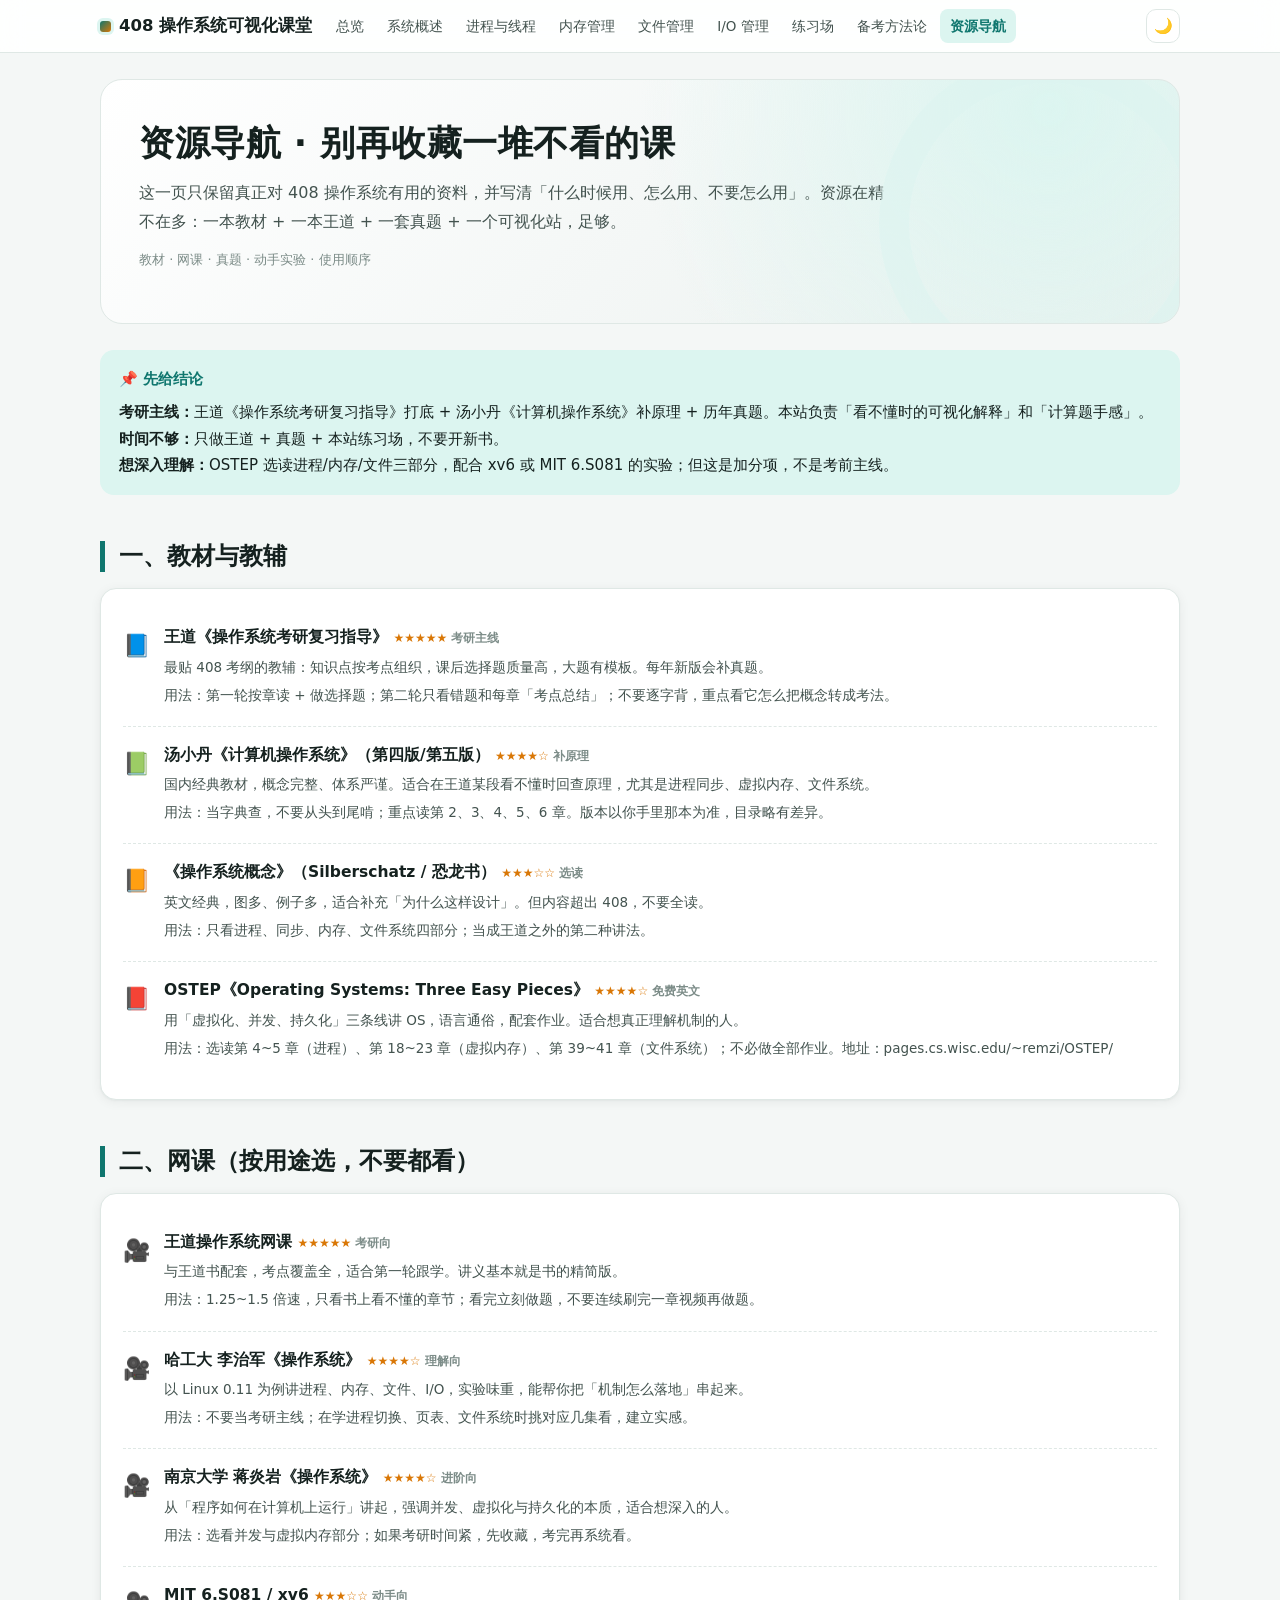
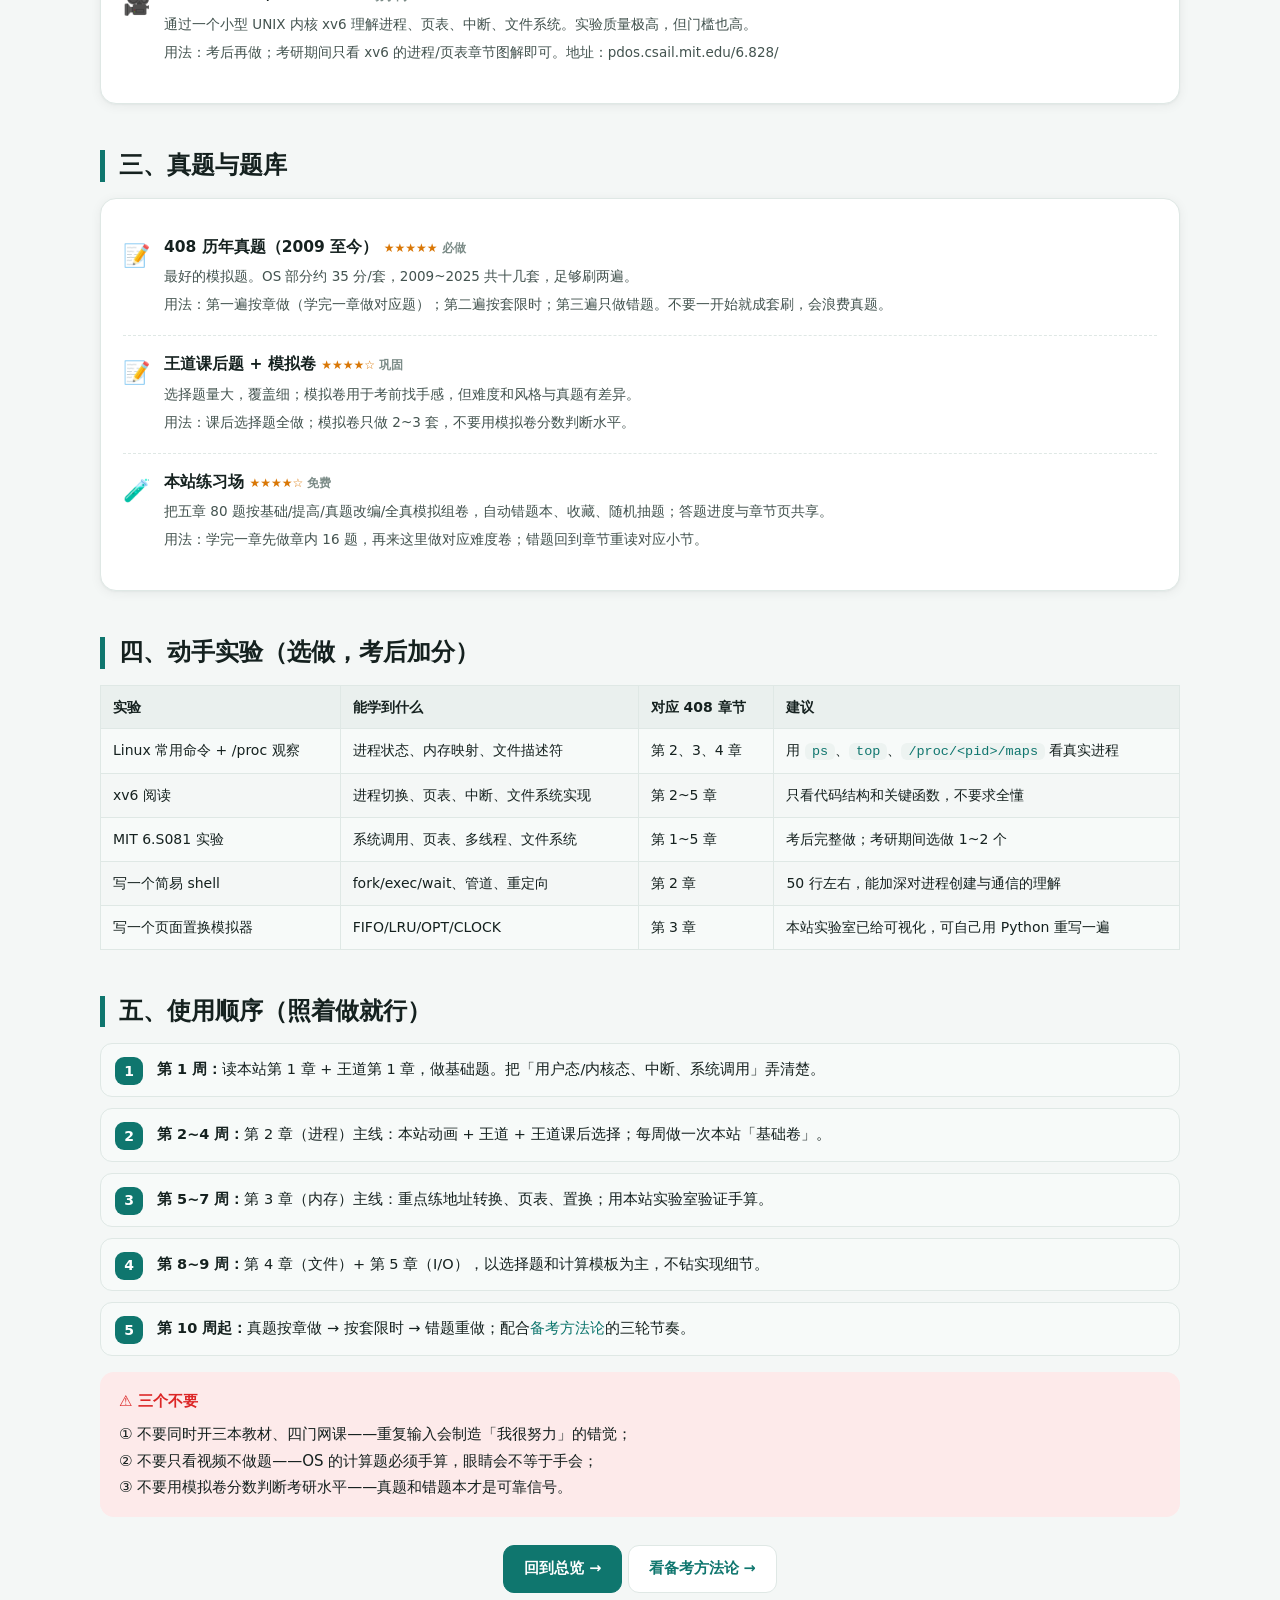
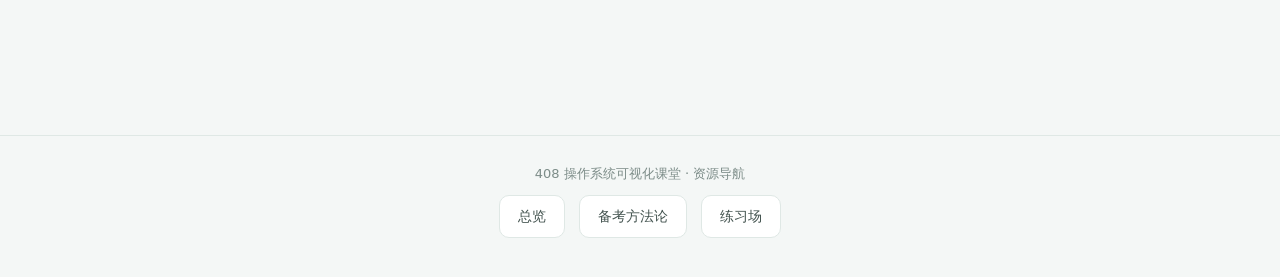
<file: resources.html>
<!DOCTYPE html>
<html lang="zh-CN" data-theme="light">
<head>
<meta charset="UTF-8">
<meta name="viewport" content="width=device-width, initial-scale=1.0">
<title>资源导航 · 408 操作系统可视化课堂</title>
<link rel="stylesheet" href="assets/style.css">
</head>
<body>
<nav class="topbar"><div class="topbar-inner">
  <a class="logo" href="index.html"><span class="dot"></span>408 操作系统可视化课堂</a>
  <div class="nav-links">
    <a href="index.html">总览</a><a href="ch01.html">系统概述</a><a href="ch02.html">进程与线程</a><a href="ch03.html">内存管理</a><a href="ch04.html">文件管理</a><a href="ch05.html">I/O 管理</a><a href="practice.html">练习场</a><a href="method.html">备考方法论</a><a href="resources.html">资源导航</a>
  </div>
  <button class="theme-btn" title="切换明暗主题">🌙</button>
</div></nav>

<div class="wrap">
  <div class="hero">
    <h1>资源导航 · 别再收藏一堆不看的课</h1>
    <p>这一页只保留真正对 408 操作系统有用的资料，并写清「什么时候用、怎么用、不要怎么用」。资源在精不在多：一本教材 + 一本王道 + 一套真题 + 一个可视化站，足够。</p>
    <p class="tagline">教材 · 网课 · 真题 · 动手实验 · 使用顺序</p>
  </div>

  <div class="callout exam"><div class="co-title">📌 先给结论</div>
  <b>考研主线：</b>王道《操作系统考研复习指导》打底 + 汤小丹《计算机操作系统》补原理 + 历年真题。本站负责「看不懂时的可视化解释」和「计算题手感」。<br>
  <b>时间不够：</b>只做王道 + 真题 + 本站练习场，不要开新书。<br>
  <b>想深入理解：</b>OSTEP 选读进程/内存/文件三部分，配合 xv6 或 MIT 6.S081 的实验；但这是加分项，不是考前主线。</div>

  <h2 class="sec">一、教材与教辅</h2>
  <div class="card">
    <div class="res-item">
      <div class="res-icon">📘</div>
      <div class="res-body">
        <h4>王道《操作系统考研复习指导》 <span class="res-meta"><span class="star">★★★★★</span> 考研主线</span></h4>
        <p>最贴 408 考纲的教辅：知识点按考点组织，课后选择题质量高，大题有模板。每年新版会补真题。</p>
        <p class="res-meta">用法：第一轮按章读 + 做选择题；第二轮只看错题和每章「考点总结」；不要逐字背，重点看它怎么把概念转成考法。</p>
      </div>
    </div>
    <div class="res-item">
      <div class="res-icon">📗</div>
      <div class="res-body">
        <h4>汤小丹《计算机操作系统》（第四版/第五版） <span class="res-meta"><span class="star">★★★★☆</span> 补原理</span></h4>
        <p>国内经典教材，概念完整、体系严谨。适合在王道某段看不懂时回查原理，尤其是进程同步、虚拟内存、文件系统。</p>
        <p class="res-meta">用法：当字典查，不要从头到尾啃；重点读第 2、3、4、5、6 章。版本以你手里那本为准，目录略有差异。</p>
      </div>
    </div>
    <div class="res-item">
      <div class="res-icon">📙</div>
      <div class="res-body">
        <h4>《操作系统概念》（Silberschatz / 恐龙书） <span class="res-meta"><span class="star">★★★☆☆</span> 选读</span></h4>
        <p>英文经典，图多、例子多，适合补充「为什么这样设计」。但内容超出 408，不要全读。</p>
        <p class="res-meta">用法：只看进程、同步、内存、文件系统四部分；当成王道之外的第二种讲法。</p>
      </div>
    </div>
    <div class="res-item">
      <div class="res-icon">📕</div>
      <div class="res-body">
        <h4>OSTEP《Operating Systems: Three Easy Pieces》 <span class="res-meta"><span class="star">★★★★☆</span> 免费英文</span></h4>
        <p>用「虚拟化、并发、持久化」三条线讲 OS，语言通俗，配套作业。适合想真正理解机制的人。</p>
        <p class="res-meta">用法：选读第 4~5 章（进程）、第 18~23 章（虚拟内存）、第 39~41 章（文件系统）；不必做全部作业。地址：pages.cs.wisc.edu/~remzi/OSTEP/</p>
      </div>
    </div>
  </div>

  <h2 class="sec">二、网课（按用途选，不要都看）</h2>
  <div class="card">
    <div class="res-item">
      <div class="res-icon">🎥</div>
      <div class="res-body">
        <h4>王道操作系统网课 <span class="res-meta"><span class="star">★★★★★</span> 考研向</span></h4>
        <p>与王道书配套，考点覆盖全，适合第一轮跟学。讲义基本就是书的精简版。</p>
        <p class="res-meta">用法：1.25~1.5 倍速，只看书上看不懂的章节；看完立刻做题，不要连续刷完一章视频再做题。</p>
      </div>
    </div>
    <div class="res-item">
      <div class="res-icon">🎥</div>
      <div class="res-body">
        <h4>哈工大 李治军《操作系统》 <span class="res-meta"><span class="star">★★★★☆</span> 理解向</span></h4>
        <p>以 Linux 0.11 为例讲进程、内存、文件、I/O，实验味重，能帮你把「机制怎么落地」串起来。</p>
        <p class="res-meta">用法：不要当考研主线；在学进程切换、页表、文件系统时挑对应几集看，建立实感。</p>
      </div>
    </div>
    <div class="res-item">
      <div class="res-icon">🎥</div>
      <div class="res-body">
        <h4>南京大学 蒋炎岩《操作系统》 <span class="res-meta"><span class="star">★★★★☆</span> 进阶向</span></h4>
        <p>从「程序如何在计算机上运行」讲起，强调并发、虚拟化与持久化的本质，适合想深入的人。</p>
        <p class="res-meta">用法：选看并发与虚拟内存部分；如果考研时间紧，先收藏，考完再系统看。</p>
      </div>
    </div>
    <div class="res-item">
      <div class="res-icon">🎥</div>
      <div class="res-body">
        <h4>MIT 6.S081 / xv6 <span class="res-meta"><span class="star">★★★☆☆</span> 动手向</span></h4>
        <p>通过一个小型 UNIX 内核 xv6 理解进程、页表、中断、文件系统。实验质量极高，但门槛也高。</p>
        <p class="res-meta">用法：考后再做；考研期间只看 xv6 的进程/页表章节图解即可。地址：pdos.csail.mit.edu/6.828/</p>
      </div>
    </div>
  </div>

  <h2 class="sec">三、真题与题库</h2>
  <div class="card">
    <div class="res-item">
      <div class="res-icon">📝</div>
      <div class="res-body">
        <h4>408 历年真题（2009 至今） <span class="res-meta"><span class="star">★★★★★</span> 必做</span></h4>
        <p>最好的模拟题。OS 部分约 35 分/套，2009~2025 共十几套，足够刷两遍。</p>
        <p class="res-meta">用法：第一遍按章做（学完一章做对应题）；第二遍按套限时；第三遍只做错题。不要一开始就成套刷，会浪费真题。</p>
      </div>
    </div>
    <div class="res-item">
      <div class="res-icon">📝</div>
      <div class="res-body">
        <h4>王道课后题 + 模拟卷 <span class="res-meta"><span class="star">★★★★☆</span> 巩固</span></h4>
        <p>选择题量大，覆盖细；模拟卷用于考前找手感，但难度和风格与真题有差异。</p>
        <p class="res-meta">用法：课后选择题全做；模拟卷只做 2~3 套，不要用模拟卷分数判断水平。</p>
      </div>
    </div>
    <div class="res-item">
      <div class="res-icon">🧪</div>
      <div class="res-body">
        <h4>本站练习场 <span class="res-meta"><span class="star">★★★★☆</span> 免费</span></h4>
        <p>把五章 80 题按基础/提高/真题改编/全真模拟组卷，自动错题本、收藏、随机抽题；答题进度与章节页共享。</p>
        <p class="res-meta">用法：学完一章先做章内 16 题，再来这里做对应难度卷；错题回到章节重读对应小节。</p>
      </div>
    </div>
  </div>

  <h2 class="sec">四、动手实验（选做，考后加分）</h2>
  <div class="tbl-wrap">
    <table class="tbl">
      <tr><th>实验</th><th>能学到什么</th><th>对应 408 章节</th><th>建议</th></tr>
      <tr><td>Linux 常用命令 + /proc 观察</td><td>进程状态、内存映射、文件描述符</td><td>第 2、3、4 章</td><td>用 <code class="inline">ps</code>、<code class="inline">top</code>、<code class="inline">/proc/&lt;pid&gt;/maps</code> 看真实进程</td></tr>
      <tr><td>xv6 阅读</td><td>进程切换、页表、中断、文件系统实现</td><td>第 2~5 章</td><td>只看代码结构和关键函数，不要求全懂</td></tr>
      <tr><td>MIT 6.S081 实验</td><td>系统调用、页表、多线程、文件系统</td><td>第 1~5 章</td><td>考后完整做；考研期间选做 1~2 个</td></tr>
      <tr><td>写一个简易 shell</td><td>fork/exec/wait、管道、重定向</td><td>第 2 章</td><td>50 行左右，能加深对进程创建与通信的理解</td></tr>
      <tr><td>写一个页面置换模拟器</td><td>FIFO/LRU/OPT/CLOCK</td><td>第 3 章</td><td>本站实验室已给可视化，可自己用 Python 重写一遍</td></tr>
    </table>
  </div>

  <h2 class="sec">五、使用顺序（照着做就行）</h2>
  <div class="steps">
    <div class="step"><b>第 1 周：</b>读本站第 1 章 + 王道第 1 章，做基础题。把「用户态/内核态、中断、系统调用」弄清楚。</div>
    <div class="step"><b>第 2~4 周：</b>第 2 章（进程）主线：本站动画 + 王道 + 王道课后选择；每周做一次本站「基础卷」。</div>
    <div class="step"><b>第 5~7 周：</b>第 3 章（内存）主线：重点练地址转换、页表、置换；用本站实验室验证手算。</div>
    <div class="step"><b>第 8~9 周：</b>第 4 章（文件）+ 第 5 章（I/O），以选择题和计算模板为主，不钻实现细节。</div>
    <div class="step"><b>第 10 周起：</b>真题按章做 → 按套限时 → 错题重做；配合<a href="method.html">备考方法论</a>的三轮节奏。</div>
  </div>

  <div class="callout warn"><div class="co-title">⚠️ 三个不要</div>
  ① 不要同时开三本教材、四门网课——重复输入会制造「我很努力」的错觉；<br>
  ② 不要只看视频不做题——OS 的计算题必须手算，眼睛会不等于手会；<br>
  ③ 不要用模拟卷分数判断考研水平——真题和错题本才是可靠信号。</div>

  <p class="center" style="margin-top:28px"><a class="btn" href="index.html">回到总览 →</a> <a class="btn ghost" href="method.html">看备考方法论 →</a></p>
</div>

<footer>
  408 操作系统可视化课堂 · 资源导航<br>
  <div class="pagers"><a href="index.html">总览</a><a href="method.html">备考方法论</a><a href="practice.html">练习场</a></div>
</footer>

<script src="assets/app.js"></script>
</body>
</html>
</file>
<file: assets/style.css>
/* 408 操作系统可视化课堂 · 设计系统（明暗双主题） */
:root {
  --bg: #f4f7f6;
  --bg-soft: #eaf0ee;
  --card: #ffffff;
  --card-2: #f7faf9;
  --ink: #15211f;
  --ink-2: #43534f;
  --ink-3: #7c8c88;
  --line: #dfe8e5;
  --brand: #0f766e;
  --brand-2: #14b8a6;
  --brand-soft: #dcf5f0;
  --accent: #d97706;
  --accent-soft: #fdf1dc;
  --green: #15803d;
  --green-soft: #e2f6e8;
  --red: #dc2626;
  --red-soft: #fdeaea;
  --violet: #6d28d9;
  --violet-soft: #efe9fd;
  --shadow: 0 2px 12px rgba(21, 33, 31, .06), 0 1px 2px rgba(21, 33, 31, .04);
  --code-bg: #edf3f1;
  --svg-ink: #15211f;
  --svg-fill: #dcf5f0;
  --svg-fill-2: #bfe9e2;
}
[data-theme="dark"] {
  --bg: #0c1413;
  --bg-soft: #111c1a;
  --card: #15211f;
  --card-2: #1a2926;
  --ink: #e6f2ef;
  --ink-2: #aec2bd;
  --ink-3: #748a85;
  --line: #263835;
  --brand: #2dd4bf;
  --brand-2: #5eead4;
  --brand-soft: #123a34;
  --accent: #fbbf24;
  --accent-soft: #3a2c0c;
  --green: #4ade80;
  --green-soft: #12301d;
  --red: #f87171;
  --red-soft: #3a1717;
  --violet: #a78bfa;
  --violet-soft: #2a1f4d;
  --shadow: 0 2px 14px rgba(0, 0, 0, .4);
  --code-bg: #1d2d2a;
  --svg-ink: #e6f2ef;
  --svg-fill: #123a34;
  --svg-fill-2: #1a4d45;
}
* { box-sizing: border-box; margin: 0; padding: 0; }
html { scroll-behavior: smooth; scroll-padding-top: 90px; }
body {
  font-family: "PingFang SC", "Microsoft YaHei", "Segoe UI", system-ui, sans-serif;
  background: var(--bg); color: var(--ink);
  line-height: 1.78; font-size: 16px;
  transition: background .25s, color .25s;
}
a { color: var(--brand); text-decoration: none; }
a:hover { text-decoration: underline; }
::selection { background: var(--brand-soft); color: var(--brand); }

/* ── 顶部导航 ── */
.topbar {
  position: sticky; top: 0; z-index: 50;
  background: color-mix(in srgb, var(--card) 90%, transparent);
  backdrop-filter: blur(12px);
  border-bottom: 1px solid var(--line);
}
.topbar-inner {
  max-width: 1120px; margin: 0 auto; padding: 9px 20px;
  display: flex; align-items: center; gap: 14px;
}
.logo { font-weight: 800; font-size: 16.5px; color: var(--ink); display: flex; align-items: center; gap: 8px; white-space: nowrap; }
.logo .dot { width: 11px; height: 11px; border-radius: 3px; background: linear-gradient(135deg, var(--brand), var(--accent)); box-shadow: 0 0 0 3px var(--brand-soft); }
.logo:hover { text-decoration: none; }
.nav-links { display: flex; gap: 3px; flex: 1; flex-wrap: wrap; }
.nav-links a { padding: 5px 10px; border-radius: 8px; color: var(--ink-2); font-size: 13.5px; white-space: nowrap; }
.nav-links a:hover { background: var(--brand-soft); color: var(--brand); text-decoration: none; }
.nav-links a.active { background: var(--brand-soft); color: var(--brand); font-weight: 700; }
.theme-btn {
  border: 1px solid var(--line); background: var(--card); color: var(--ink-2);
  width: 34px; height: 34px; border-radius: 10px; cursor: pointer; font-size: 15px;
  transition: transform .15s;
}
.theme-btn:hover { transform: scale(1.08); }

/* ── 布局 ── */
.wrap { max-width: 1120px; margin: 0 auto; padding: 26px 20px 80px; }
.hero {
  position: relative; overflow: hidden;
  background:
    radial-gradient(circle at 88% 12%, var(--brand-soft) 0, transparent 42%),
    linear-gradient(135deg, var(--card), var(--bg-soft));
  border: 1px solid var(--line); border-radius: 22px;
  padding: 40px 38px; margin-bottom: 26px;
}
.hero::after {
  content: ""; position: absolute; right: -40px; bottom: -70px;
  width: 280px; height: 280px; border-radius: 50%;
  border: 30px solid var(--brand-soft); opacity: .55;
}
.hero h1 { font-size: 35px; line-height: 1.35; letter-spacing: .5px; margin-bottom: 12px; }
.hero h1 .em { color: var(--brand); }
.hero p { color: var(--ink-2); max-width: 760px; }
.hero .tagline { color: var(--ink-3); font-size: 13px; margin-top: 12px; }
.hero .hero-actions { display: flex; gap: 12px; flex-wrap: wrap; margin-top: 22px; position: relative; z-index: 1; }
.btn {
  display: inline-flex; align-items: center; gap: 6px;
  background: var(--brand); color: #fff; border: 1px solid var(--brand);
  padding: 10px 20px; border-radius: 11px; font-size: 14.5px; font-weight: 700;
  transition: transform .12s, box-shadow .12s;
}
.btn:hover { text-decoration: none; transform: translateY(-2px); box-shadow: 0 8px 20px rgba(15, 118, 110, .25); }
.btn.ghost { background: var(--card); color: var(--brand); border-color: var(--line); }
.btn.ghost:hover { box-shadow: var(--shadow); }

h2.sec { font-size: 24px; margin: 46px 0 16px; padding-left: 14px; border-left: 5px solid var(--brand); line-height: 1.3; }
h2.sec .en { font-size: 12px; color: var(--ink-3); font-weight: 500; margin-left: 8px; letter-spacing: 1px; }
h3.sub { font-size: 19px; margin: 30px 0 10px; display: flex; align-items: center; gap: 8px; }
h4.mini { font-size: 16px; margin: 20px 0 8px; color: var(--ink); }
p { margin-bottom: 12px; }
ul, ol { margin: 8px 0 14px 24px; }
li { margin-bottom: 6px; }
.muted { color: var(--ink-3); }
.small { font-size: 13px; }
.center { text-align: center; }
b, strong { color: var(--ink); }

/* ── 卡片与网格 ── */
.grid { display: grid; gap: 16px; }
.grid.cols-2 { grid-template-columns: repeat(auto-fit, minmax(320px, 1fr)); }
.grid.cols-3 { grid-template-columns: repeat(auto-fit, minmax(250px, 1fr)); }
.grid.cols-4 { grid-template-columns: repeat(auto-fit, minmax(200px, 1fr)); }
.card {
  background: var(--card); border: 1px solid var(--line); border-radius: 16px;
  padding: 20px 22px; box-shadow: var(--shadow);
}
.card.clickable { transition: transform .15s, box-shadow .15s; display: block; color: inherit; }
.card.clickable:hover { transform: translateY(-3px); text-decoration: none; box-shadow: 0 10px 28px rgba(15, 118, 110, .14); border-color: var(--brand-2); }
.card .ch-num {
  font-size: 12.5px; font-weight: 700; color: var(--brand);
  background: var(--brand-soft); border-radius: 8px; padding: 2px 10px; display: inline-block; margin-bottom: 10px;
}
.card h3 { font-size: 18px; margin-bottom: 7px; }
.card p { color: var(--ink-2); font-size: 14px; margin-bottom: 6px; }
.card .ch-wave { font-size: 12px; color: var(--ink-3); margin-top: 4px; }
.chips { display: flex; flex-wrap: wrap; gap: 6px; margin-top: 10px; }
.chip {
  font-size: 11.5px; color: var(--ink-2); background: var(--bg-soft);
  border: 1px solid var(--line); border-radius: 999px; padding: 2px 9px;
}
.chip.hot { background: var(--accent-soft); border-color: transparent; color: var(--accent); font-weight: 700; }
.chip.new { background: var(--brand-soft); border-color: transparent; color: var(--brand); font-weight: 700; }

/* 首页统计条 */
.stat-row { display: grid; grid-template-columns: repeat(auto-fit, minmax(150px, 1fr)); gap: 12px; margin: 22px 0 6px; }
.stat {
  background: var(--card); border: 1px solid var(--line); border-radius: 14px;
  padding: 14px 16px; text-align: center;
}
.stat b { display: block; font-size: 25px; color: var(--brand); line-height: 1.3; }
.stat span { font-size: 12.5px; color: var(--ink-3); }

/* 终端装饰 */
.term {
  background: #0d1b19; color: #d7f5ef; border-radius: 16px;
  border: 1px solid #1f3b36; box-shadow: var(--shadow);
  padding: 0; overflow: hidden; font-family: Consolas, "JetBrains Mono", monospace;
}
.term .term-bar { display: flex; gap: 6px; padding: 10px 14px; background: #122421; border-bottom: 1px solid #1f3b36; }
.term .term-bar i { width: 10px; height: 10px; border-radius: 50%; background: #ff5f57; }
.term .term-bar i:nth-child(2) { background: #febc2e; }
.term .term-bar i:nth-child(3) { background: #28c840; }
.term .term-body { padding: 16px 18px; font-size: 13px; line-height: 1.9; }
.term .prompt { color: #5eead4; }
.term .caret { display: inline-block; width: 8px; height: 15px; background: #5eead4; vertical-align: -2px; animation: blink 1.1s step-end infinite; }
@keyframes blink { 50% { opacity: 0; } }

/* ── 提示框 ── */
.callout {
  border-radius: 14px; padding: 15px 18px; margin: 16px 0;
  border: 1px solid var(--line); background: var(--card-2); font-size: 15px;
}
.callout .co-title { font-weight: 700; margin-bottom: 6px; display: flex; align-items: center; gap: 8px; }
.callout.life { background: var(--accent-soft); border-color: transparent; }
.callout.life .co-title { color: var(--accent); }
.callout.exam { background: var(--brand-soft); border-color: transparent; }
.callout.exam .co-title { color: var(--brand); }
.callout.warn { background: var(--red-soft); border-color: transparent; }
.callout.warn .co-title { color: var(--red); }
.callout.ok { background: var(--green-soft); border-color: transparent; }
.callout.ok .co-title { color: var(--green); }
.callout.kernel { background: #0d1b19; color: #d7f5ef; border-color: #1f3b36; }
.callout.kernel .co-title { color: #5eead4; }
.callout.kernel code.inline { background: #1a302c; color: #7ff2df; }
.callout.views { background: var(--bg-soft); border-color: var(--brand-2); border-left: 4px solid var(--brand); }
.callout.views .co-title { color: var(--brand); }
.callout.views .src { font-size: 12px; color: var(--ink-3); margin-top: 8px; }
.callout.views ul { margin: 6px 0 0 18px; }
.callout.views li { margin-bottom: 6px; font-size: 14.5px; }

/* ── 代码 ── */
pre.code {
  background: var(--code-bg); border: 1px solid var(--line); border-radius: 12px;
  padding: 14px 18px; overflow-x: auto; font-size: 13.5px; line-height: 1.65;
  font-family: Consolas, "JetBrains Mono", monospace; margin: 12px 0;
}
code.inline {
  background: var(--code-bg); border-radius: 6px; padding: 1px 7px;
  font-family: Consolas, monospace; font-size: 13.5px; color: var(--brand);
}
[data-theme="dark"] code.inline { color: var(--brand-2); }

/* ── 表格 ── */
.tbl-wrap { overflow-x: auto; margin: 14px 0; }
table.tbl { width: 100%; border-collapse: collapse; font-size: 14px; }
table.tbl th, table.tbl td { border: 1px solid var(--line); padding: 9px 12px; text-align: left; vertical-align: top; }
table.tbl th { background: var(--bg-soft); font-weight: 700; white-space: nowrap; }
table.tbl tr:nth-child(even) td { background: var(--card-2); }
table.tbl td.hl { color: var(--brand); font-weight: 700; }
table.tbl .num { font-family: Consolas, monospace; }

/* ── 公式框 ── */
.formula {
  background: var(--card); border: 1px dashed var(--brand-2); border-radius: 12px;
  padding: 13px 18px; margin: 12px 0; font-size: 15px;
  font-family: "Cambria Math", "Times New Roman", serif;
}
.formula .fx-label { font-family: inherit; font-size: 12px; color: var(--ink-3); display: block; margin-bottom: 4px; letter-spacing: .5px; }
.formula b { color: var(--brand); }

/* ── 步骤流 ── */
.steps { counter-reset: st; display: grid; gap: 11px; margin: 14px 0; }
.step {
  position: relative; padding: 13px 16px 13px 56px;
  background: var(--card-2); border: 1px solid var(--line); border-radius: 12px; font-size: 14.5px;
}
.step::before {
  counter-increment: st; content: counter(st);
  position: absolute; left: 14px; top: 13px;
  width: 28px; height: 28px; border-radius: 9px;
  background: var(--brand); color: #fff; font-weight: 800;
  display: flex; align-items: center; justify-content: center; font-size: 14px;
}
.steps.plain .step { padding-left: 16px; }
.steps.plain .step::before { display: none; }

/* ── 页内导航 ── */
.toc {
  display: flex; flex-wrap: wrap; gap: 7px; align-items: center;
  background: var(--card); border: 1px solid var(--line); border-radius: 12px;
  padding: 9px 13px; margin: 16px 0; font-size: 12.5px; position: sticky; top: 56px; z-index: 40;
}
.toc .toc-label { font-weight: 700; color: var(--ink-3); }
.toc a { padding: 3px 9px; border-radius: 8px; background: var(--card-2); border: 1px solid var(--line); color: var(--ink-2); }
.toc a:hover { border-color: var(--brand); color: var(--brand); text-decoration: none; }

/* ── 打卡清单 ── */
.checklist { display: grid; gap: 8px; }
.check-item {
  display: flex; align-items: flex-start; gap: 10px;
  background: var(--card-2); border: 1px solid var(--line);
  border-radius: 12px; padding: 11px 14px; cursor: pointer; transition: border-color .15s;
  font-size: 14.5px;
}
.check-item:hover { border-color: var(--brand-2); }
.check-item input { margin-top: 5px; accent-color: var(--brand); cursor: pointer; }
.check-item.done { background: var(--green-soft); border-color: transparent; }
.check-item.done span { text-decoration: line-through; color: var(--ink-3); }
.progress-pill {
  display: inline-block; font-size: 13px; font-weight: 700; color: var(--brand);
  background: var(--brand-soft); border-radius: 999px; padding: 4px 14px;
}

/* ── 练习题 ── */
.quiz { border: 1px solid var(--line); border-radius: 14px; background: var(--card); margin: 14px 0; overflow: hidden; }
.quiz .q-head { padding: 15px 18px 6px; font-size: 15px; }
.quiz .q-head .q-tag { color: var(--ink-3); font-size: 12.5px; margin-bottom: 4px; display: flex; align-items: center; gap: 6px; flex-wrap: wrap; }
.quiz .q-head { padding-right: 42px; }
.q-year {
  display: inline-block; font-size: 11.5px; font-weight: 700; border-radius: 6px;
  padding: 1px 8px; background: var(--red-soft); color: var(--red); line-height: 1.6;
}
.q-lvl { display: inline-block; font-size: 11.5px; font-weight: 700; border-radius: 999px; padding: 1px 9px; line-height: 1.6; }
.q-lvl.basic { background: var(--green-soft); color: var(--green); }
.q-lvl.mid { background: var(--accent-soft); color: var(--accent); }
.q-lvl.real { background: var(--brand-soft); color: var(--brand); }
.quiz .opts { padding: 4px 18px 14px; display: grid; gap: 7px; }
.quiz .opt {
  border: 1.5px solid var(--line); border-radius: 10px; padding: 9px 14px;
  cursor: pointer; font-size: 14.5px; transition: border-color .15s, background .15s;
  background: var(--card-2);
}
.quiz .opt:hover { border-color: var(--brand-2); }
.quiz .opt.sel { border-color: var(--brand); background: var(--brand-soft); }
.quiz .opt.right { border-color: var(--green); background: var(--green-soft); }
.quiz .opt.wrong { border-color: var(--red); background: var(--red-soft); }
.quiz .q-foot { padding: 0 18px 15px; display: flex; gap: 10px; align-items: center; flex-wrap: wrap; }
.quiz .btn-ans {
  border: 1px solid var(--line); background: var(--card-2); color: var(--ink-2);
  border-radius: 8px; padding: 5px 14px; cursor: pointer; font-size: 13px;
}
.quiz .btn-ans:hover { border-color: var(--brand); color: var(--brand); }
.quiz .q-res { font-size: 13.5px; font-weight: 700; }
.quiz .q-res.good { color: var(--green); }
.quiz .q-res.bad { color: var(--red); }
.quiz .q-exp { display: none; margin: 0 18px 16px; padding: 12px 16px; background: var(--bg-soft); border-radius: 10px; font-size: 14px; color: var(--ink-2); }
.quiz .q-exp.show { display: block; }
.quiz .q-exp b { color: var(--ink); }
.quiz .q-fav {
  position: absolute; top: 10px; right: 12px;
  border: none; background: transparent; cursor: pointer;
  font-size: 19px; line-height: 1; color: var(--ink-3); padding: 2px 4px;
  transition: transform .12s, color .12s;
}
.quiz .q-fav:hover { transform: scale(1.2); color: var(--accent); }
.quiz .q-fav.on { color: var(--accent); }
.quiz .q-updated { display: inline-block; margin-top: 6px; font-size: 11.5px; color: var(--accent); background: var(--accent-soft); border-radius: 999px; padding: 1px 9px; }

/* 题库 HUD */
.quiz-hud {
  position: sticky; top: 56px; z-index: 41;
  background: var(--card); border: 1px solid var(--line); border-radius: 14px;
  padding: 10px 14px; margin: 16px 0; box-shadow: var(--shadow);
  display: flex; flex-wrap: wrap; align-items: center; gap: 9px 16px;
}
.quiz-hud .hud-stats { display: flex; flex-wrap: wrap; gap: 5px 16px; font-size: 13px; color: var(--ink-2); }
.quiz-hud .hud-stats b { color: var(--brand); font-size: 15px; }
.quiz-hud .hud-wrong b { color: var(--red); }
.quiz-hud .hud-fav b { color: var(--accent); }
.quiz-hud .hud-actions { display: flex; flex-wrap: wrap; gap: 6px; margin-left: auto; }
.quiz-hud .hud-actions button {
  border: 1px solid var(--line); background: var(--card-2); color: var(--ink-2);
  border-radius: 9px; padding: 5px 11px; font-size: 12.5px; cursor: pointer; transition: all .15s;
}
.quiz-hud .hud-actions button:hover { border-color: var(--brand); color: var(--brand); }
.quiz-hud .hud-actions button.on { background: var(--brand); border-color: var(--brand); color: #fff; font-weight: 700; }
.quiz-hud .hud-msg { flex-basis: 100%; font-size: 12.5px; color: var(--green); font-weight: 600; max-height: 0; overflow: hidden; opacity: 0; transition: all .25s; }
.quiz-hud .hud-msg.show { max-height: 30px; opacity: 1; }
.quiz-hud .hud-msg.bad { color: var(--red); }
.quiz-hud .hud-auto { font-size: 11.5px; color: var(--ink-3); }
.quiz-hud .hud-warn { display: none; flex-basis: 100%; margin-top: 6px; background: var(--red-soft); color: var(--red); border-radius: 8px; padding: 7px 12px; font-size: 12.5px; font-weight: 600; }

/* ── 动画播放器 ── */
.player { background: var(--card); border: 1px solid var(--line); border-radius: 18px; overflow: hidden; box-shadow: var(--shadow); margin: 20px 0; }
.player .stage { position: relative; background: var(--card-2); min-height: 430px; display: flex; align-items: center; justify-content: center; padding: 10px 10px 56px; }
.player .stage svg { max-width: 100%; display: block; }
.player .caption {
  position: absolute; left: 0; right: 0; bottom: 0;
  background: color-mix(in srgb, var(--card) 93%, transparent);
  border-top: 1px solid var(--line);
  padding: 10px 18px; font-size: 14.5px; min-height: 46px;
  display: flex; align-items: center; gap: 10px;
}
.player .caption .voice-tag { flex-shrink: 0; font-size: 11.5px; font-weight: 700; color: var(--brand); background: var(--brand-soft); border-radius: 999px; padding: 2px 10px; }
.player .ctrl { display: flex; align-items: center; gap: 9px; padding: 10px 16px; border-top: 1px solid var(--line); background: var(--card); flex-wrap: wrap; }
.player .ctrl button {
  border: 1px solid var(--line); background: var(--card-2); color: var(--ink);
  width: 38px; height: 38px; border-radius: 10px; cursor: pointer; font-size: 15px;
  transition: border-color .15s, transform .1s;
}
.player .ctrl button:hover { border-color: var(--brand); }
.player .ctrl button:active { transform: scale(.94); }
.player .ctrl button.play { background: var(--brand); border-color: var(--brand); color: #fff; width: 46px; }
.player .pbar { flex: 1; min-width: 150px; height: 8px; background: var(--bg-soft); border-radius: 999px; position: relative; cursor: pointer; }
.player .pbar .pfill { position: absolute; left: 0; top: 0; bottom: 0; width: 0%; background: linear-gradient(90deg, var(--brand), var(--brand-2)); border-radius: 999px; }
.player .pbar .pknob { position: absolute; top: 50%; width: 16px; height: 16px; border-radius: 50%; background: var(--brand); border: 3px solid var(--card); transform: translate(-50%, -50%); box-shadow: var(--shadow); }
.player .scene-label { font-size: 12.5px; color: var(--ink-3); min-width: 86px; text-align: center; }
.player .speed-sel { border: 1px solid var(--line); background: var(--card-2); color: var(--ink-2); border-radius: 8px; padding: 6px 8px; font-size: 13px; cursor: pointer; }
.player .dot { position: absolute; top: 50%; width: 9px; height: 9px; border-radius: 50%; background: var(--ink-3); border: 2px solid var(--card); transform: translate(-50%, -50%); cursor: pointer; z-index: 2; transition: transform .12s; }
.player .dot:hover { transform: translate(-50%, -50%) scale(1.5); background: var(--brand); }
.player .dot.on { background: var(--brand); transform: translate(-50%, -50%) scale(1.3); }
.player .hint { padding: 6px 16px 11px; font-size: 12px; color: var(--ink-3); border-top: 1px dashed var(--line); background: var(--card); }
.player .replay, .player .mute { width: 34px; }
.player .play-hint { position: absolute; inset: 0; display: flex; align-items: center; justify-content: center; flex-direction: column; gap: 8px; background: color-mix(in srgb, var(--card) 55%, transparent); color: var(--ink-2); font-size: 14px; z-index: 3; cursor: pointer; }
.player .play-hint .big-play { width: 62px; height: 62px; border-radius: 50%; background: var(--brand); color: #fff; font-size: 24px; display: flex; align-items: center; justify-content: center; box-shadow: 0 10px 30px rgba(15,118,110,.35); }
.player .play-hint.hide { display: none; }

/* 动画 SVG 公共样式 */
.ls-box { fill: var(--card); stroke: var(--line); stroke-width: 1.5; }
.ls-box.hot { fill: var(--brand-soft); stroke: var(--brand); }
.ls-box.warn { fill: var(--red-soft); stroke: var(--red); }
.ls-box.ok { fill: var(--green-soft); stroke: var(--green); }
.ls-box.accent { fill: var(--accent-soft); stroke: var(--accent); }
.ls-box.violet { fill: var(--violet-soft); stroke: var(--violet); }
.ls-t { fill: var(--ink); font-size: 14px; font-family: "PingFang SC", "Microsoft YaHei", sans-serif; }
.ls-t.sm { font-size: 12px; fill: var(--ink-2); }
.ls-t.xs { font-size: 11px; fill: var(--ink-3); }
.ls-t.big { font-size: 17px; font-weight: 700; }
.ls-t.mono { font-family: Consolas, monospace; font-size: 12.5px; }
.ls-t.brand { fill: var(--brand); font-weight: 700; }
.ls-t.red { fill: var(--red); font-weight: 700; }
.ls-t.green { fill: var(--green); font-weight: 700; }
.ls-arrow { stroke: var(--ink-3); stroke-width: 1.6; fill: none; }
.ls-arrow.brand { stroke: var(--brand); }
.ls-arrow.red { stroke: var(--red); }
.ls-arrow.dash { stroke-dasharray: 5 4; }
.ls-line { stroke: var(--line); stroke-width: 1.5; }
.ls-fade { opacity: 0; animation: lsUp .55s ease forwards; }
.ls-d1 { animation-delay: .15s; }
.ls-d2 { animation-delay: .4s; }
.ls-d3 { animation-delay: .65s; }
.ls-d4 { animation-delay: .9s; }
.ls-d5 { animation-delay: 1.15s; }
.ls-pulse { animation: lsPulse 1.6s ease-in-out infinite; }
@keyframes lsUp { from { opacity: 0; transform: translateY(9px); } to { opacity: 1; transform: translateY(0); } }
@keyframes lsPulse { 0%,100% { opacity: 1; } 50% { opacity: .55; } }

/* ── 实验室 ── */
.lab { background: var(--card); border: 1px solid var(--line); border-radius: 16px; padding: 18px; margin: 16px 0; }
.lab .lab-title { font-weight: 700; margin-bottom: 4px; display: flex; align-items: center; gap: 8px; flex-wrap: wrap; }
.lab .lab-desc { font-size: 13.5px; color: var(--ink-3); margin-bottom: 12px; }
.lab .lab-stage { background: var(--card-2); border-radius: 12px; padding: 12px; overflow-x: auto; }
.lab .lab-ctrl { display: flex; gap: 8px; flex-wrap: wrap; margin-top: 12px; align-items: center; }
.lab .lab-ctrl label { font-size: 13.5px; color: var(--ink-2); display: flex; align-items: center; gap: 6px; }
.lab .lab-ctrl input, .lab .lab-ctrl select {
  border: 1px solid var(--line); background: var(--card-2); color: var(--ink);
  border-radius: 8px; padding: 7px 9px; font-size: 13.5px; width: 92px;
}
.lab .lab-ctrl input.wide { width: 240px; }
.lab .lab-ctrl button {
  border: 1px solid var(--brand); background: var(--brand-soft); color: var(--brand);
  border-radius: 8px; padding: 7px 13px; font-size: 13px; font-weight: 600; cursor: pointer; transition: transform .1s;
}
.lab .lab-ctrl button:hover { transform: translateY(-1px); }
.lab .lab-ctrl button.ghost { border-color: var(--line); background: var(--card-2); color: var(--ink-2); }
.lab .lab-note { margin-top: 10px; font-size: 13.5px; color: var(--ink-2); min-height: 22px; }
.lab .lab-note b { color: var(--brand); }
.lab-tabs { display: flex; gap: 6px; flex-wrap: wrap; margin-bottom: 12px; }
.lab-tabs button { border: 1px solid var(--line); background: var(--card-2); color: var(--ink-2); border-radius: 8px; padding: 5px 12px; font-size: 12.5px; cursor: pointer; }
.lab-tabs button.on { background: var(--brand); border-color: var(--brand); color: #fff; font-weight: 700; }

/* 进程状态机 */
.state-map { display: grid; grid-template-columns: repeat(5, 1fr); gap: 10px; align-items: stretch; }
.state-node { border: 2px solid var(--line); background: var(--card); border-radius: 14px; padding: 12px 8px; text-align: center; font-weight: 700; font-size: 14px; transition: all .2s; position: relative; }
.state-node small { display: block; font-weight: 400; font-size: 11px; color: var(--ink-3); margin-top: 3px; }
.state-node.on { border-color: var(--brand); background: var(--brand-soft); box-shadow: 0 0 0 4px var(--brand-soft); }
.state-node.dead { opacity: .42; }
.state-log { margin-top: 10px; font-family: Consolas, monospace; font-size: 12.5px; color: var(--ink-2); background: var(--card); border: 1px solid var(--line); border-radius: 10px; padding: 10px 12px; min-height: 66px; max-height: 120px; overflow-y: auto; }
.state-log div { padding: 1px 0; }

/* 甘特图 */
.gantt-wrap { overflow-x: auto; }
.gantt { min-width: 620px; }
.gantt-row { display: flex; align-items: center; gap: 8px; margin-bottom: 7px; }
.gantt-row .g-label { width: 66px; font-size: 12.5px; color: var(--ink-2); text-align: right; flex-shrink: 0; font-family: Consolas, monospace; }
.gantt-track { position: relative; flex: 1; height: 26px; background: var(--bg-soft); border-radius: 6px; overflow: hidden; }
.gantt-bar { position: absolute; top: 2px; bottom: 2px; border-radius: 5px; font-size: 11px; color: #fff; display: flex; align-items: center; justify-content: center; min-width: 2px; }
.gantt-axis { display: flex; justify-content: space-between; font-size: 11px; color: var(--ink-3); margin-left: 74px; margin-top: 4px; font-family: Consolas, monospace; }

/* 页面置换帧表 */
.frames { display: flex; flex-direction: column; gap: 5px; }
.frame-row { display: flex; gap: 5px; align-items: center; }
.frame-row .fr-label { width: 52px; font-size: 12px; color: var(--ink-3); flex-shrink: 0; font-family: Consolas, monospace; }
.frame-row .fr-cell { min-width: 46px; height: 36px; border: 1.5px solid var(--line); background: var(--card); border-radius: 7px; display: flex; align-items: center; justify-content: center; font-family: Consolas, monospace; font-size: 14px; }
.frame-row .fr-cell.hit { border-color: var(--green); background: var(--green-soft); color: var(--green); font-weight: 700; }
.frame-row .fr-cell.fault { border-color: var(--red); background: var(--red-soft); color: var(--red); font-weight: 700; }
.ref-strip { display: flex; gap: 5px; flex-wrap: wrap; margin-bottom: 12px; }
.ref-cell { min-width: 34px; height: 30px; border-radius: 7px; background: var(--bg-soft); border: 1px solid var(--line); display: flex; align-items: center; justify-content: center; font-family: Consolas, monospace; font-size: 13px; }
.ref-cell.now { background: var(--brand); color: #fff; border-color: var(--brand); font-weight: 700; }
.ref-cell.done { opacity: .55; }

/* 磁盘磁头图 */
.head-path { width: 100%; }
.head-stats { display: flex; gap: 16px; flex-wrap: wrap; font-size: 13px; color: var(--ink-2); margin-top: 8px; }
.head-stats b { color: var(--brand); font-size: 15px; }

/* 对比条 */
.bars { display: grid; gap: 9px; }
.bar-row { display: flex; align-items: center; gap: 10px; font-size: 13px; }
.bar-row .b-label { width: 110px; flex-shrink: 0; color: var(--ink-2); }
.bar-track { flex: 1; height: 20px; background: var(--bg-soft); border-radius: 6px; overflow: hidden; }
.bar-fill { height: 100%; background: linear-gradient(90deg, var(--brand), var(--brand-2)); border-radius: 6px; transition: width .4s; }
.bar-fill.warn { background: linear-gradient(90deg, var(--red), #f59e0b); }
.bar-row .b-val { width: 74px; text-align: right; font-family: Consolas, monospace; color: var(--ink-3); }

/* 双栏对比 */
.split { display: grid; grid-template-columns: repeat(auto-fit, minmax(300px, 1fr)); gap: 14px; margin: 14px 0; }
.split > .card { padding: 16px 18px; }
.split h4 { font-size: 15.5px; margin-bottom: 6px; }

/* 资源页 */
.res-item { display: flex; gap: 14px; padding: 15px 0; border-bottom: 1px dashed var(--line); }
.res-item:last-child { border-bottom: none; }
.res-icon { font-size: 22px; flex-shrink: 0; margin-top: 2px; }
.res-body h4 { font-size: 15.5px; margin-bottom: 3px; }
.res-body p { font-size: 13.5px; color: var(--ink-2); margin-bottom: 4px; }
.res-meta { font-size: 12px; color: var(--ink-3); }
.res-meta .star { color: var(--accent); }

/* 练习场 */
.paper-grid { display: grid; grid-template-columns: repeat(auto-fit, minmax(240px, 1fr)); gap: 14px; }
.paper-card { border: 1.5px solid var(--line); border-radius: 14px; padding: 16px 18px; background: var(--card); cursor: pointer; transition: all .15s; }
.paper-card:hover { border-color: var(--brand); transform: translateY(-2px); }
.paper-card.on { border-color: var(--brand); background: var(--brand-soft); }
.paper-card h4 { font-size: 16px; margin-bottom: 4px; }
.paper-card p { font-size: 12.5px; color: var(--ink-2); margin: 0; }
.paper-card .pc-meta { font-size: 11.5px; color: var(--ink-3); margin-top: 6px; }
.bank-source { font-size: 11.5px; color: var(--ink-3); margin-left: 6px; }
.empty-state { text-align: center; padding: 40px 20px; color: var(--ink-3); font-size: 14px; }

/* ── 教学可视化通用组件 ── */
.viz {
  background: var(--card); border: 1px solid var(--line); border-radius: 16px;
  padding: 16px 18px; margin: 16px 0; box-shadow: var(--shadow);
}
.viz-head { display: flex; align-items: center; gap: 8px; flex-wrap: wrap; }
.viz-title { font-weight: 800; font-size: 15px; }
.viz-tag { font-size: 11px; font-weight: 700; color: var(--brand); background: var(--brand-soft); border-radius: 999px; padding: 1px 9px; }
.viz-desc { font-size: 13px; color: var(--ink-3); margin: 4px 0 10px; }
.viz-body { background: var(--card-2); border-radius: 12px; padding: 14px; overflow-x: auto; }
.viz-note { font-size: 12px; color: var(--ink-3); margin-top: 8px; }

.vflow { display: flex; align-items: center; gap: 8px; flex-wrap: wrap; }
.vflow.col { flex-direction: column; align-items: stretch; }
.vbox {
  min-width: 86px; padding: 9px 12px; border: 1.5px solid var(--line);
  border-radius: 10px; background: var(--card); text-align: center;
  font-size: 13px; line-height: 1.45;
}
.vbox b { display: block; font-size: 13.5px; }
.vbox small { display: block; color: var(--ink-3); font-size: 11px; margin-top: 2px; }
.vbox.hot { background: var(--brand-soft); border-color: var(--brand); }
.vbox.ok { background: var(--green-soft); border-color: var(--green); }
.vbox.warn { background: var(--red-soft); border-color: var(--red); }
.vbox.accent { background: var(--accent-soft); border-color: var(--accent); }
.vbox.violet { background: var(--violet-soft); border-color: var(--violet); }
.vbox.ghost { border-style: dashed; color: var(--ink-3); }
.varrow { color: var(--ink-3); font-weight: 700; font-size: 15px; flex-shrink: 0; }
.varrow.down { transform: rotate(90deg); }
.vbranch { display: grid; gap: 8px; }

.vtl { display: grid; gap: 6px; min-width: 540px; }
.vtl-row { display: flex; align-items: center; gap: 8px; }
.vtl-label { width: 70px; flex-shrink: 0; font-size: 12px; color: var(--ink-2); text-align: right; font-family: Consolas, monospace; }
.vtl-track { position: relative; flex: 1; height: 26px; background: var(--bg-soft); border-radius: 6px; overflow: hidden; }
.vtl-seg { position: absolute; top: 2px; bottom: 2px; border-radius: 4px; font-size: 10.5px; color: #fff; display: flex; align-items: center; justify-content: center; white-space: nowrap; overflow: hidden; }
.vtl-axis { display: flex; justify-content: space-between; margin-left: 78px; font-size: 10.5px; color: var(--ink-3); font-family: Consolas, monospace; }
.vtl-head { position: absolute; top: 0; bottom: 0; width: 2px; background: var(--red); z-index: 3; transition: left .1s linear; }
.vtl-head::before { content: ""; position: absolute; top: -4px; left: -4px; width: 10px; height: 10px; border-radius: 50%; background: var(--red); }
.vlegend { display: flex; gap: 12px; flex-wrap: wrap; font-size: 11.5px; color: var(--ink-3); margin-top: 8px; }
.vlegend i { display: inline-block; width: 10px; height: 10px; border-radius: 3px; margin-right: 4px; vertical-align: -1px; }

.vblocks { display: flex; gap: 4px; flex-wrap: wrap; align-items: center; }
.vblock {
  min-width: 42px; height: 40px; padding: 0 6px; border: 1.5px solid var(--line); border-radius: 6px;
  display: flex; align-items: center; justify-content: center;
  font-family: Consolas, monospace; font-size: 11.5px; background: var(--card);
}
.vblock.hot { background: var(--brand-soft); border-color: var(--brand); color: var(--brand); font-weight: 700; }
.vblock.accent { background: var(--accent-soft); border-color: var(--accent); color: var(--accent); font-weight: 700; }
.vblock.on { background: var(--brand-soft); border-color: var(--brand); color: var(--brand); font-weight: 700; }
.vblock.warn { background: var(--red-soft); border-color: var(--red); color: var(--red); font-weight: 700; }
.vblock.ok { background: var(--green-soft); border-color: var(--green); color: var(--green); font-weight: 700; }
.vblock.hole { border-style: dashed; color: var(--ink-3); }
.vblock.lg { min-width: 58px; }
.vblock.sm { min-width: 30px; height: 30px; font-size: 10.5px; }

.vcompare { display: grid; grid-template-columns: repeat(auto-fit, minmax(260px, 1fr)); gap: 12px; }
.vcompare > div { background: var(--card); border: 1px solid var(--line); border-radius: 10px; padding: 10px 12px; }
.vcompare h5 { font-size: 13px; margin-bottom: 6px; color: var(--brand); }

.vlayers { display: grid; gap: 6px; }
.vlayer { padding: 8px 12px; border-radius: 9px; border: 1.5px solid var(--line); background: var(--card); font-size: 13px; }
.vlayer small { color: var(--ink-3); }

.vmatrix { display: grid; gap: 3px; }
.vmatrix .vc { min-width: 34px; height: 30px; border: 1px solid var(--line); border-radius: 5px; display: flex; align-items: center; justify-content: center; font-family: Consolas, monospace; font-size: 11px; background: var(--card); }
.vmatrix .vc.hot { background: var(--brand); border-color: var(--brand); color: #fff; font-weight: 700; }

.vpill { display: inline-block; font-size: 11px; border-radius: 999px; padding: 1px 9px; background: var(--bg-soft); color: var(--ink-2); }
.vpill.brand { background: var(--brand-soft); color: var(--brand); }
.vpill.red { background: var(--red-soft); color: var(--red); }
.vpill.green { background: var(--green-soft); color: var(--green); }
.vpill.accent { background: var(--accent-soft); color: var(--accent); }

/* ── 实验室内嵌「演示视频」控制条 ── */
.demo-bar { display: flex; align-items: center; gap: 7px; flex-wrap: wrap; margin-top: 12px; padding-top: 10px; border-top: 1px dashed var(--line); }
.demo-bar button {
  border: 1px solid var(--line); background: var(--card-2); color: var(--ink-2);
  border-radius: 8px; padding: 6px 11px; font-size: 12.5px; cursor: pointer; transition: all .15s;
}
.demo-bar button:hover { border-color: var(--brand); color: var(--brand); }
.demo-bar button.primary { background: var(--brand); border-color: var(--brand); color: #fff; font-weight: 700; }
.demo-bar button:disabled { opacity: .4; cursor: not-allowed; }
.demo-step { margin-left: auto; font-size: 11.5px; color: var(--ink-3); font-family: Consolas, monospace; }
.demo-cap {
  margin-top: 8px; padding: 8px 12px; min-height: 38px;
  background: var(--card); border: 1px solid var(--line); border-radius: 9px;
  font-size: 13px; color: var(--ink-2); line-height: 1.55;
}
.demo-cap b { color: var(--brand); }
.demo-progress { height: 6px; background: var(--bg-soft); border-radius: 999px; overflow: hidden; margin-top: 8px; }
.demo-progress i { display: block; height: 100%; width: 0; background: linear-gradient(90deg, var(--brand), var(--brand-2)); transition: width .12s linear; }

@media (max-width: 640px) {
  .viz { padding: 13px 14px; }
  .viz-body { padding: 10px; }
  .vtl { min-width: 500px; }
  .vbox { min-width: 74px; padding: 8px 10px; font-size: 12px; }
}

/* 页脚 */
footer { border-top: 1px solid var(--line); padding: 26px 20px 40px; text-align: center; color: var(--ink-3); font-size: 13px; margin-top: 50px; }
footer .pagers { display: flex; justify-content: center; gap: 14px; margin-top: 10px; flex-wrap: wrap; }
footer .pagers a { border: 1px solid var(--line); border-radius: 10px; padding: 8px 18px; background: var(--card); color: var(--ink-2); font-size: 14px; }
footer .pagers a:hover { border-color: var(--brand); color: var(--brand); text-decoration: none; }

@media (max-width: 760px) {
  .hero { padding: 28px 20px; }
  .hero h1 { font-size: 26px; }
  .wrap { padding: 18px 14px 60px; }
  .state-map { grid-template-columns: repeat(2, 1fr); }
  .toc { position: static; }
  .quiz-hud { position: static; }
  .player .stage { min-height: 320px; }
  .nav-links { order: 3; flex-basis: 100%; overflow-x: auto; flex-wrap: nowrap; padding-bottom: 4px; }
  .topbar-inner { flex-wrap: wrap; }
}
</file>
